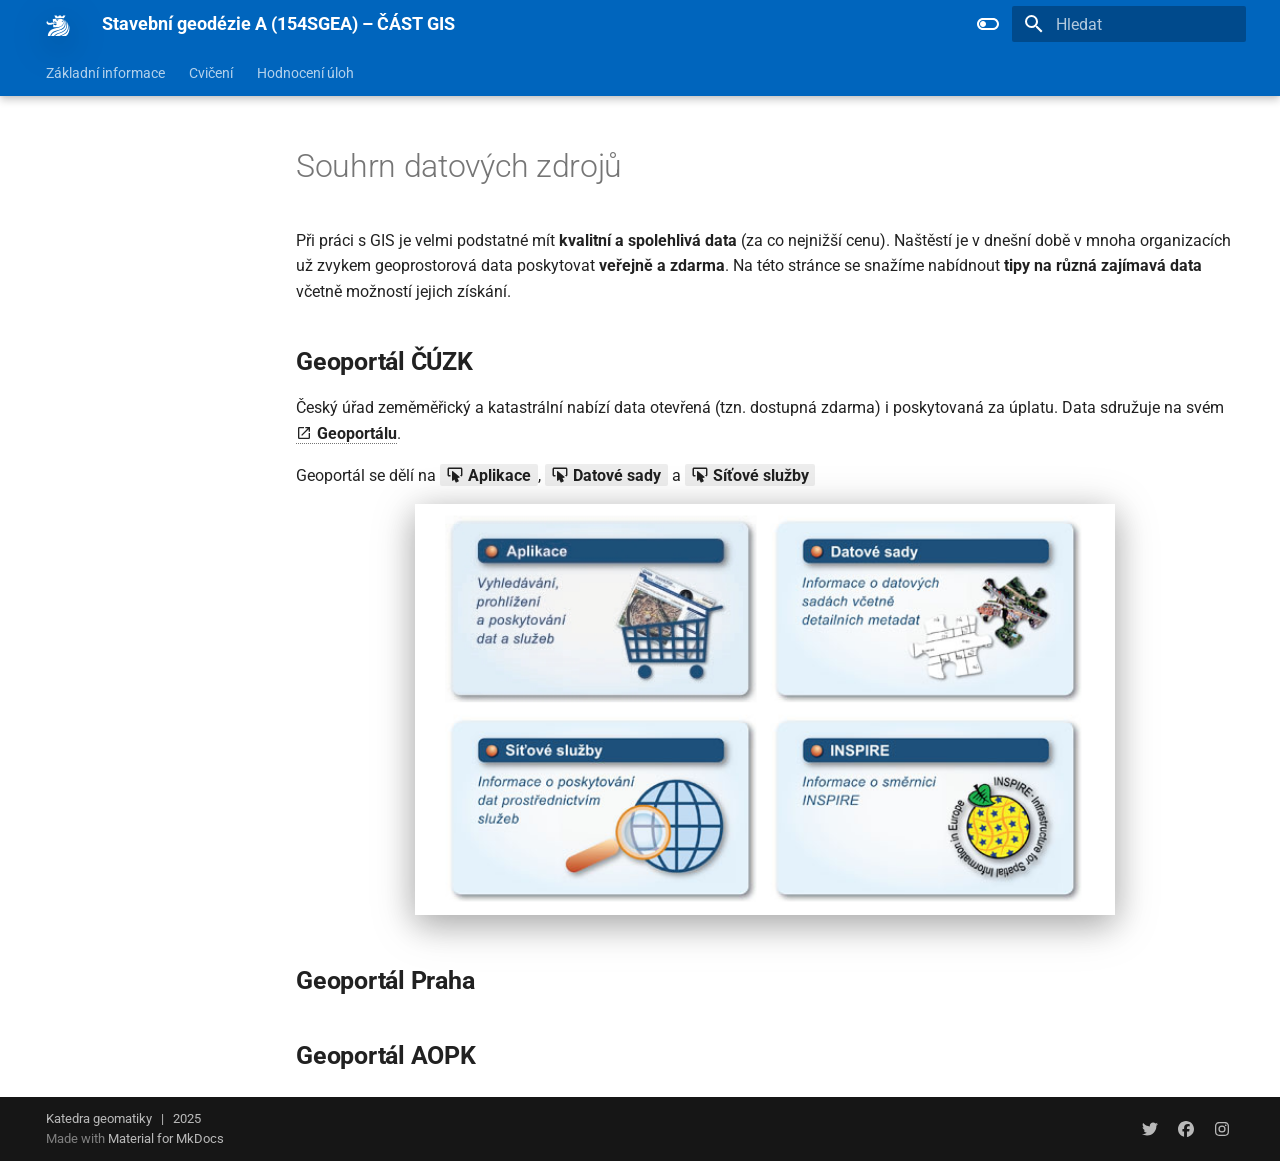
<file: data/index.html>
<!DOCTYPE html><html lang="cs" class="no-js"><head>
    
      <meta charset="utf-8">
      <meta name="viewport" content="width=device-width,initial-scale=1">
      
      
      
      
      
      
        
      
      
      <link rel="icon" href="../assets/favicon.png">
      <meta name="generator" content="mkdocs-1.6.1, mkdocs-material-9.7.7">
    
    
      
        <title>Souhrn datových zdrojů - Stavební geodézie A (154SGEA) – ČÁST GIS</title>
      
    
    
      <link rel="stylesheet" href="../assets/stylesheets/main.ec1eaa64.min.css">
      
        
        <link rel="stylesheet" href="../assets/stylesheets/palette.ab4e12ef.min.css">
      
      

  
  
  
  
  <style>:root{--md-annotation-icon:url('data:image/svg+xml;charset=utf-8,%3Csvg%20xmlns%3D%22http%3A//www.w3.org/2000/svg%22%20viewBox%3D%220%200%2024%2024%22%3E%3Cpath%20d%3D%22M17%2013h-4v4h-2v-4H7v-2h4V7h2v4h4m-5-9A10%2010%200%200%200%202%2012a10%2010%200%200%200%2010%2010%2010%2010%200%200%200%2010-10A10%2010%200%200%200%2012%202%22/%3E%3C/svg%3E');}</style>


    
    
      
    
    
      
        
        
        <link rel="preconnect" href="https://fonts.gstatic.com" crossorigin>
        <link rel="stylesheet" href="https://fonts.googleapis.com/css?family=Roboto:300,300i,400,400i,700,700i%7CRoboto+Mono:400,400i,700,700i&amp;display=fallback">
        <style>:root{--md-text-font:"Roboto";--md-code-font:"Roboto Mono"}</style>
      
    
    
      <link rel="stylesheet" href="../stylesheets/extra.css">
    
    <script>__md_scope=new URL("..",location),__md_hash=e=>[...e].reduce(((e,_)=>(e<<5)-e+_.charCodeAt(0)),0),__md_get=(e,_=localStorage,t=__md_scope)=>JSON.parse(_.getItem(t.pathname+"."+e)),__md_set=(e,_,t=localStorage,a=__md_scope)=>{try{t.setItem(a.pathname+"."+e,JSON.stringify(_))}catch(e){}}</script>
    
      

    
    
  <link href="../assets/stylesheets/glightbox.min.css" rel="stylesheet"><script src="../assets/javascripts/glightbox.min.js"></script><style id="glightbox-style">
            html.glightbox-open { overflow: initial; height: 100%; }
            .gslide-title { margin-top: 0px; user-select: text; }
            .gslide-desc { color: #666; user-select: text; }
            .gslide-image img { background: white; }
            .gscrollbar-fixer { padding-right: 15px; }
            .gdesc-inner { font-size: 0.75rem; }
            body[data-md-color-scheme="slate"] .gdesc-inner { background: var(--md-default-bg-color); }
            body[data-md-color-scheme="slate"] .gslide-title { color: var(--md-default-fg-color); }
            body[data-md-color-scheme="slate"] .gslide-desc { color: var(--md-default-fg-color); }
        </style></head>
  
  
    
    
      
    
    
    
    
    <body dir="ltr" data-md-color-scheme="default" data-md-color-primary="custom" data-md-color-accent="custom">
  
    
    <input class="md-toggle" data-md-toggle="drawer" type="checkbox" id="__drawer" autocomplete="off">
    <input class="md-toggle" data-md-toggle="search" type="checkbox" id="__search" autocomplete="off">
    <label class="md-overlay" for="__drawer"></label>
    <div data-md-component="skip">
      
        
        <a href="#souhrn-datovych-zdroju" class="md-skip">
          Přeskočit obsah
        </a>
      
    </div>
    <div data-md-component="announce">
      
    </div>
    
    
      

  

<header class="md-header md-header--shadow md-header--lifted" data-md-component="header">
  <nav class="md-header__inner md-grid" aria-label="Záhlaví">
    <a href=".." title="Stavební geodézie A (154SGEA) – ČÁST GIS" class="md-header__button md-logo" aria-label="Stavební geodézie A (154SGEA) – ČÁST GIS" data-md-component="logo">
      
  <img src="../assets/favicon.svg" alt="logo">

    </a>
    <label class="md-header__button md-icon" for="__drawer">
      
      <svg xmlns="http://www.w3.org/2000/svg" viewBox="0 0 24 24"><path d="M3 6h18v2H3zm0 5h18v2H3zm0 5h18v2H3z"></path></svg>
    </label>
    <div class="md-header__title" data-md-component="header-title">
      <div class="md-header__ellipsis">
        <div class="md-header__topic">
          <span class="md-ellipsis">
            Stavební geodézie A (154SGEA) – ČÁST GIS
          </span>
        </div>
        <div class="md-header__topic" data-md-component="header-topic">
          <span class="md-ellipsis">
            
              Souhrn datových zdrojů
            
          </span>
        </div>
      </div>
    </div>
    
      
        <form class="md-header__option" data-md-component="palette">
  
    
    
    
    <input class="md-option" data-md-color-media="" data-md-color-scheme="default" data-md-color-primary="custom" data-md-color-accent="custom" aria-label="Switch to dark mode" type="radio" name="__palette" id="__palette_0">
    
      <label class="md-header__button md-icon" title="Switch to dark mode" for="__palette_1" hidden>
        <svg xmlns="http://www.w3.org/2000/svg" viewBox="0 0 24 24"><path d="M17 6H7c-3.31 0-6 2.69-6 6s2.69 6 6 6h10c3.31 0 6-2.69 6-6s-2.69-6-6-6m0 10H7c-2.21 0-4-1.79-4-4s1.79-4 4-4h10c2.21 0 4 1.79 4 4s-1.79 4-4 4M7 9c-1.66 0-3 1.34-3 3s1.34 3 3 3 3-1.34 3-3-1.34-3-3-3"></path></svg>
      </label>
    
  
    
    
    
    <input class="md-option" data-md-color-media="" data-md-color-scheme="slate" data-md-color-primary="custom" data-md-color-accent="custom" aria-label="Switch to light mode" type="radio" name="__palette" id="__palette_1">
    
      <label class="md-header__button md-icon" title="Switch to light mode" for="__palette_0" hidden>
        <svg xmlns="http://www.w3.org/2000/svg" viewBox="0 0 24 24"><path d="M17 7H7a5 5 0 0 0-5 5 5 5 0 0 0 5 5h10a5 5 0 0 0 5-5 5 5 0 0 0-5-5m0 8a3 3 0 0 1-3-3 3 3 0 0 1 3-3 3 3 0 0 1 3 3 3 3 0 0 1-3 3"></path></svg>
      </label>
    
  
</form>
      
    
    
      <script>var palette=__md_get("__palette");if(palette&&palette.color){if("(prefers-color-scheme)"===palette.color.media){var media=matchMedia("(prefers-color-scheme: light)"),input=document.querySelector(media.matches?"[data-md-color-media='(prefers-color-scheme: light)']":"[data-md-color-media='(prefers-color-scheme: dark)']");palette.color.media=input.getAttribute("data-md-color-media"),palette.color.scheme=input.getAttribute("data-md-color-scheme"),palette.color.primary=input.getAttribute("data-md-color-primary"),palette.color.accent=input.getAttribute("data-md-color-accent")}for(var[key,value]of Object.entries(palette.color))document.body.setAttribute("data-md-color-"+key,value)}</script>
    
    
    
      
      
        <label class="md-header__button md-icon" for="__search">
          
          <svg xmlns="http://www.w3.org/2000/svg" viewBox="0 0 24 24"><path d="M9.5 3A6.5 6.5 0 0 1 16 9.5c0 1.61-.59 3.09-1.56 4.23l.27.27h.79l5 5-1.5 1.5-5-5v-.79l-.27-.27A6.52 6.52 0 0 1 9.5 16 6.5 6.5 0 0 1 3 9.5 6.5 6.5 0 0 1 9.5 3m0 2C7 5 5 7 5 9.5S7 14 9.5 14 14 12 14 9.5 12 5 9.5 5"></path></svg>
        </label>
        <div class="md-search" data-md-component="search" role="dialog">
  <label class="md-search__overlay" for="__search"></label>
  <div class="md-search__inner" role="search">
    <form class="md-search__form" name="search">
      <input type="text" class="md-search__input" name="query" aria-label="Hledat" placeholder="Hledat" autocapitalize="off" autocorrect="off" autocomplete="off" spellcheck="false" data-md-component="search-query" required>
      <label class="md-search__icon md-icon" for="__search">
        
        <svg xmlns="http://www.w3.org/2000/svg" viewBox="0 0 24 24"><path d="M9.5 3A6.5 6.5 0 0 1 16 9.5c0 1.61-.59 3.09-1.56 4.23l.27.27h.79l5 5-1.5 1.5-5-5v-.79l-.27-.27A6.52 6.52 0 0 1 9.5 16 6.5 6.5 0 0 1 3 9.5 6.5 6.5 0 0 1 9.5 3m0 2C7 5 5 7 5 9.5S7 14 9.5 14 14 12 14 9.5 12 5 9.5 5"></path></svg>
        
        <svg xmlns="http://www.w3.org/2000/svg" viewBox="0 0 24 24"><path d="M20 11v2H8l5.5 5.5-1.42 1.42L4.16 12l7.92-7.92L13.5 5.5 8 11z"></path></svg>
      </label>
      <nav class="md-search__options" aria-label="Vyhledávání">
        
        <button type="reset" class="md-search__icon md-icon" title="Vyčistit" aria-label="Vyčistit" tabindex="-1">
          
          <svg xmlns="http://www.w3.org/2000/svg" viewBox="0 0 24 24"><path d="M19 6.41 17.59 5 12 10.59 6.41 5 5 6.41 10.59 12 5 17.59 6.41 19 12 13.41 17.59 19 19 17.59 13.41 12z"></path></svg>
        </button>
      </nav>
      
        <div class="md-search__suggest" data-md-component="search-suggest"></div>
      
    </form>
    <div class="md-search__output">
      <div class="md-search__scrollwrap" tabindex="0" data-md-scrollfix>
        <div class="md-search-result" data-md-component="search-result">
          <div class="md-search-result__meta">
            Inicializace vyhledávání
          </div>
          <ol class="md-search-result__list" role="presentation"></ol>
        </div>
      </div>
    </div>
  </div>
</div>
      
    
    
  </nav>
  
    
      
<nav class="md-tabs" aria-label="Karty" data-md-component="tabs">
  <div class="md-grid">
    <ul class="md-tabs__list">
      
        
  
  
  
  
    <li class="md-tabs__item">
      <a href=".." class="md-tabs__link">
        
  
  
    
  
  Základní informace

      </a>
    </li>
  

      
        
  
  
  
  
    
    
      <li class="md-tabs__item">
        <a href="../cviceni/cviceni04/" class="md-tabs__link">
          
  
  
  Cvičení

        </a>
      </li>
    
  

      
        
  
  
  
  
    <li class="md-tabs__item">
      <a href="../hodnoceni/" class="md-tabs__link">
        
  
  
    
  
  Hodnocení úloh

      </a>
    </li>
  

      
    </ul>
  </div>
</nav>
    
  
</header>
    
    <div class="md-container" data-md-component="container">
      
      
        
      
      <main class="md-main" data-md-component="main">
        <div class="md-main__inner md-grid">
          
            
              
              <div class="md-sidebar md-sidebar--primary" data-md-component="sidebar" data-md-type="navigation">
                <div class="md-sidebar__scrollwrap">
                  <div class="md-sidebar__inner">
                    


  


  

<nav class="md-nav md-nav--primary md-nav--lifted md-nav--integrated" aria-label="Navigace" data-md-level="0">
  <label class="md-nav__title" for="__drawer">
    <a href=".." title="Stavební geodézie A (154SGEA) – ČÁST GIS" class="md-nav__button md-logo" aria-label="Stavební geodézie A (154SGEA) – ČÁST GIS" data-md-component="logo">
      
  <img src="../assets/favicon.svg" alt="logo">

    </a>
    Stavební geodézie A (154SGEA) – ČÁST GIS
  </label>
  
  <ul class="md-nav__list" data-md-scrollfix>
    
      
      
  
  
  
  
    <li class="md-nav__item">
      <a href=".." class="md-nav__link">
        
  
  
  <span class="md-ellipsis">
    
  
    Základní informace
  

    
  </span>
  
  

      </a>
    </li>
  

    
      
      
  
  
  
  
    
    
    
    
      
      
        
      
    
    
    <li class="md-nav__item md-nav__item--nested">
      
        
        
        <input class="md-nav__toggle md-toggle " type="checkbox" id="__nav_2">
        
          
          <label class="md-nav__link" for="__nav_2" id="__nav_2_label" tabindex="0">
            
  
  
  <span class="md-ellipsis">
    
  
    Cvičení
  

    
  </span>
  
  

            <span class="md-nav__icon md-icon"></span>
          </label>
        
        <nav class="md-nav" data-md-level="1" aria-labelledby="__nav_2_label" aria-expanded="false">
          <label class="md-nav__title" for="__nav_2">
            <span class="md-nav__icon md-icon"></span>
            
  
    Cvičení
  

          </label>
          <ul class="md-nav__list" data-md-scrollfix>
            
              
                
  
  
  
  
    <li class="md-nav__item">
      <a href="../cviceni/cviceni04/" class="md-nav__link">
        
  
  
    <svg xmlns="http://www.w3.org/2000/svg" viewBox="0 0 24 24"><path d="M15 10.5a1.5 1.5 0 0 1-1.5 1.5c.84 0 1.5.67 1.5 1.5V15c0 1.11-.89 2-2 2H9v-2h4v-2h-2v-2h2V9H9V7h4c1.11 0 2 .89 2 2m4-6H5c-1.09 0-2 .9-2 2v14a2 2 0 0 0 2 2h14a2 2 0 0 0 2-2V5a2 2 0 0 0-2-2"></path></svg>
  
  <span class="md-ellipsis">
    
  
    Práce s webovými mapovými službami
  

    
  </span>
  
  

      </a>
    </li>
  

              
            
              
                
  
  
  
  
    <li class="md-nav__item">
      <a href="../cviceni/cviceni05/" class="md-nav__link">
        
  
  
    <svg xmlns="http://www.w3.org/2000/svg" viewBox="0 0 24 24"><path d="M15 17h-2v-4H9V7h2v4h2V7h2m4-4H5a2 2 0 0 0-2 2v14a2 2 0 0 0 2 2h14a2 2 0 0 0 2-2V5a2 2 0 0 0-2-2"></path></svg>
  
  <span class="md-ellipsis">
    
  
    Tvorba webové mapy
  

    
  </span>
  
  

      </a>
    </li>
  

              
            
          </ul>
        </nav>
      
    </li>
  

    
      
      
  
  
  
  
    <li class="md-nav__item">
      <a href="../hodnoceni/" class="md-nav__link">
        
  
  
  <span class="md-ellipsis">
    
  
    Hodnocení úloh
  

    
  </span>
  
  

      </a>
    </li>
  

    
  </ul>
</nav>
                  </div>
                </div>
              </div>
            
            
          
          
            <div class="md-content" data-md-component="content">
              
              <article class="md-content__inner md-typeset">
                
                  



<h1 id="souhrn-datovych-zdroju">Souhrn datových zdrojů</h1>
<p>Při práci s GIS je velmi podstatné mít <strong>kvalitní a spolehlivá data</strong> (za co nejnižší cenu). Naštěstí je v dnešní době v mnoha organizacích už zvykem geoprostorová data poskytovat <strong>veřejně a zdarma</strong>. Na této stránce se snažíme nabídnout <strong>tipy na různá zajímavá data</strong> včetně možností jejich získání.</p>
<h2 id="geoportal-cuzk">Geoportál ČÚZK</h2>
<p>Český úřad zeměměřický a katastrální nabízí data otevřená (tzn. dostupná zdarma) i poskytovaná za úplatu. Data sdružuje na svém <strong class="color_def underlined_dotted external_link_icon" target="_blank">Geoportálu</strong>.</p>
<p>Geoportál se dělí na <strong class="bg"><span class="twemoji"><svg xmlns="http://www.w3.org/2000/svg" viewBox="0 0 24 24"><path d="M18.1 15.3c-.1.1-.3.2-.4.3l-2.4.4 1.7 3.6c.2.4 0 .8-.4 1l-2.8 1.3c-.1.1-.2.1-.3.1-.3 0-.6-.2-.7-.4L11.2 18l-1.9 1.5c-.1.1-.3.2-.5.2-.4 0-.8-.3-.8-.8V7.5c0-.5.3-.8.8-.8.2 0 .4.1.5.2l8.7 7.4c.3.2.4.7.1 1M6 12H4V4h16v8h-1.6l2.2 1.9c.8-.3 1.3-1 1.3-1.9V4c0-1.1-.9-2-2-2H4c-1.1 0-2 .9-2 2v8c0 1.1.9 2 2 2h2z"></path></svg></span> Aplikace</strong>, <strong class="bg"><span class="twemoji"><svg xmlns="http://www.w3.org/2000/svg" viewBox="0 0 24 24"><path d="M18.1 15.3c-.1.1-.3.2-.4.3l-2.4.4 1.7 3.6c.2.4 0 .8-.4 1l-2.8 1.3c-.1.1-.2.1-.3.1-.3 0-.6-.2-.7-.4L11.2 18l-1.9 1.5c-.1.1-.3.2-.5.2-.4 0-.8-.3-.8-.8V7.5c0-.5.3-.8.8-.8.2 0 .4.1.5.2l8.7 7.4c.3.2.4.7.1 1M6 12H4V4h16v8h-1.6l2.2 1.9c.8-.3 1.3-1 1.3-1.9V4c0-1.1-.9-2-2-2H4c-1.1 0-2 .9-2 2v8c0 1.1.9 2 2 2h2z"></path></svg></span> Datové sady</strong> a <strong class="bg"><span class="twemoji"><svg xmlns="http://www.w3.org/2000/svg" viewBox="0 0 24 24"><path d="M18.1 15.3c-.1.1-.3.2-.4.3l-2.4.4 1.7 3.6c.2.4 0 .8-.4 1l-2.8 1.3c-.1.1-.2.1-.3.1-.3 0-.6-.2-.7-.4L11.2 18l-1.9 1.5c-.1.1-.3.2-.5.2-.4 0-.8-.3-.8-.8V7.5c0-.5.3-.8.8-.8.2 0 .4.1.5.2l8.7 7.4c.3.2.4.7.1 1M6 12H4V4h16v8h-1.6l2.2 1.9c.8-.3 1.3-1 1.3-1.9V4c0-1.1-.9-2-2-2H4c-1.1 0-2 .9-2 2v8c0 1.1.9 2 2 2h2z"></path></svg></span> Síťové služby</strong></p>
<p align="center"><a class="glightbox" data-type="image" data-width="100%" data-height="auto" href="../assets/data/img01.png" data-desc-position="bottom"><img alt="" src="../assets/data/img01.png" width="700px"></a></p>
<h2 id="geoportal-praha">Geoportál Praha</h2>
<h2 id="geoportal-aopk">Geoportál AOPK</h2>












                
              </article>
            </div>
          
          
  <script>var tabs=__md_get("__tabs");if(Array.isArray(tabs))e:for(var set of document.querySelectorAll(".tabbed-set")){var labels=set.querySelector(".tabbed-labels");for(var tab of tabs)for(var label of labels.getElementsByTagName("label"))if(label.innerText.trim()===tab){var input=document.getElementById(label.htmlFor);input.checked=!0;continue e}}</script>

<script>var target=document.getElementById(location.hash.slice(1));target&&target.name&&(target.checked=target.name.startsWith("__tabbed_"))</script>
        </div>
        
          <button type="button" class="md-top md-icon" data-md-component="top" hidden>
  
  <svg xmlns="http://www.w3.org/2000/svg" viewBox="0 0 24 24"><path d="M13 20h-2V8l-5.5 5.5-1.42-1.42L12 4.16l7.92 7.92-1.42 1.42L13 8z"></path></svg>
  Zpět na začátek
</button>
        
      </main>
      
        <footer class="md-footer">
  
  <div class="md-footer-meta md-typeset">
    <div class="md-footer-meta__inner md-grid">
      <div class="md-copyright">
  
    <div class="md-copyright__highlight">
      <a href="https://geomatics.fsv.cvut.cz" target="_blank">Katedra geomatiky</a>&nbsp;&nbsp;&nbsp;|&nbsp;&nbsp;&nbsp;2025
    </div>
  
  
    Made with
    <a href="https://squidfunk.github.io/mkdocs-material/" target="_blank" rel="noopener">
      Material for MkDocs
    </a>
  
</div>
      
        
<div class="md-social">
  
    
    
    
    
      
      
    
    <a href="https://twitter.com/CTUGeomatics" target="_blank" rel="noopener" title="twitter.com" class="md-social__link">
      <svg xmlns="http://www.w3.org/2000/svg" viewBox="0 0 512 512"><!--! Font Awesome Free 7.1.0 by @fontawesome - https://fontawesome.com License - https://fontawesome.com/license/free (Icons: CC BY 4.0, Fonts: SIL OFL 1.1, Code: MIT License) Copyright 2025 Fonticons, Inc.--><path d="M459.4 151.7c.3 4.5.3 9.1.3 13.6 0 138.7-105.6 298.6-298.6 298.6-59.5 0-114.7-17.2-161.1-47.1 8.4 1 16.6 1.3 25.3 1.3 49.1 0 94.2-16.6 130.3-44.8-46.1-1-84.8-31.2-98.1-72.8 6.5 1 13 1.6 19.8 1.6 9.4 0 18.8-1.3 27.6-3.6-48.1-9.7-84.1-52-84.1-103v-1.3c14 7.8 30.2 12.7 47.4 13.3-28.3-18.8-46.8-51-46.8-87.4 0-19.5 5.2-37.4 14.3-53C87.4 130.8 165 172.4 252.1 176.9c-1.6-7.8-2.6-15.9-2.6-24C249.5 95.1 296.3 48 354.4 48c30.2 0 57.5 12.7 76.7 33.1 23.7-4.5 46.5-13.3 66.6-25.3-7.8 24.4-24.4 44.8-46.1 57.8 21.1-2.3 41.6-8.1 60.4-16.2-14.3 20.8-32.2 39.3-52.6 54.3"></path></svg>
    </a>
  
    
    
    
    
      
      
    
    <a href="https://www.facebook.com/geomatics.ctu" target="_blank" rel="noopener" title="www.facebook.com" class="md-social__link">
      <svg xmlns="http://www.w3.org/2000/svg" viewBox="0 0 512 512"><!--! Font Awesome Free 7.1.0 by @fontawesome - https://fontawesome.com License - https://fontawesome.com/license/free (Icons: CC BY 4.0, Fonts: SIL OFL 1.1, Code: MIT License) Copyright 2025 Fonticons, Inc.--><path d="M512 256C512 114.6 397.4 0 256 0S0 114.6 0 256c0 120 82.7 220.8 194.2 248.5V334.2h-52.8V256h52.8v-33.7c0-87.1 39.4-127.5 125-127.5 16.2 0 44.2 3.2 55.7 6.4V172c-6-.6-16.5-1-29.6-1-42 0-58.2 15.9-58.2 57.2V256h83.6l-14.4 78.2H287v175.9C413.8 494.8 512 386.9 512 256"></path></svg>
    </a>
  
    
    
    
    
      
      
    
    <a href="https://www.instagram.com/geomatics.ctu" target="_blank" rel="noopener" title="www.instagram.com" class="md-social__link">
      <svg xmlns="http://www.w3.org/2000/svg" viewBox="0 0 448 512"><!--! Font Awesome Free 7.1.0 by @fontawesome - https://fontawesome.com License - https://fontawesome.com/license/free (Icons: CC BY 4.0, Fonts: SIL OFL 1.1, Code: MIT License) Copyright 2025 Fonticons, Inc.--><path d="M224.3 141a115 115 0 1 0-.6 230 115 115 0 1 0 .6-230m-.6 40.4a74.6 74.6 0 1 1 .6 149.2 74.6 74.6 0 1 1-.6-149.2m93.4-45.1a26.8 26.8 0 1 1 53.6 0 26.8 26.8 0 1 1-53.6 0m129.7 27.2c-1.7-35.9-9.9-67.7-36.2-93.9-26.2-26.2-58-34.4-93.9-36.2-37-2.1-147.9-2.1-184.9 0-35.8 1.7-67.6 9.9-93.9 36.1s-34.4 58-36.2 93.9c-2.1 37-2.1 147.9 0 184.9 1.7 35.9 9.9 67.7 36.2 93.9s58 34.4 93.9 36.2c37 2.1 147.9 2.1 184.9 0 35.9-1.7 67.7-9.9 93.9-36.2 26.2-26.2 34.4-58 36.2-93.9 2.1-37 2.1-147.8 0-184.8M399 388c-7.8 19.6-22.9 34.7-42.6 42.6-29.5 11.7-99.5 9-132.1 9s-102.7 2.6-132.1-9c-19.6-7.8-34.7-22.9-42.6-42.6-11.7-29.5-9-99.5-9-132.1s-2.6-102.7 9-132.1c7.8-19.6 22.9-34.7 42.6-42.6 29.5-11.7 99.5-9 132.1-9s102.7-2.6 132.1 9c19.6 7.8 34.7 22.9 42.6 42.6 11.7 29.5 9 99.5 9 132.1s2.7 102.7-9 132.1"></path></svg>
    </a>
  
</div>
      
    </div>
  </div>
</footer>
      
    </div>
    <div class="md-dialog" data-md-component="dialog">
      <div class="md-dialog__inner md-typeset"></div>
    </div>
    
    
    
      
      
      <script id="__config" type="application/json">{"annotate": null, "base": "..", "features": ["navigation.tabs", "navigation.tabs.sticky", "navigation.sections", "toc.integrate", "navigation.top", "search.suggest", "search.highlight", "content.tabs.link", "content.code.annotation", "content.code.copy", "content.tooltips"], "search": "../assets/javascripts/workers/search.2c215733.min.js", "tags": null, "translations": {"clipboard.copied": "Zkop\u00edrov\u00e1no do schr\u00e1nky", "clipboard.copy": "Kop\u00edrovat do schr\u00e1nky", "search.result.more.one": "1 dal\u0161\u00ed na t\u00e9to str\u00e1nce", "search.result.more.other": "# v\u00edce na t\u00e9to str\u00e1nce", "search.result.none": "Nenalezeny \u017e\u00e1dn\u00e9 dokumenty", "search.result.one": "Nalezen\u00fd dokument: 1", "search.result.other": "Nalezen\u00e9 dokumenty: #", "search.result.placeholder": "Pi\u0161te co se m\u00e1 vyhledat", "search.result.term.missing": "Chyb\u011bj\u00edc\u00ed", "select.version": "Vyberte verzi"}, "version": null}</script>
    
    
      <script src="../assets/javascripts/bundle.d7400e89.min.js"></script>
      
    
  
<script id="init-glightbox">const lightbox = GLightbox({"touchNavigation": true, "loop": false, "zoomable": true, "draggable": true, "openEffect": "zoom", "closeEffect": "zoom", "slideEffect": "slide"});
document$.subscribe(()=>{ lightbox.reload(); });
</script></body></html>
</file>
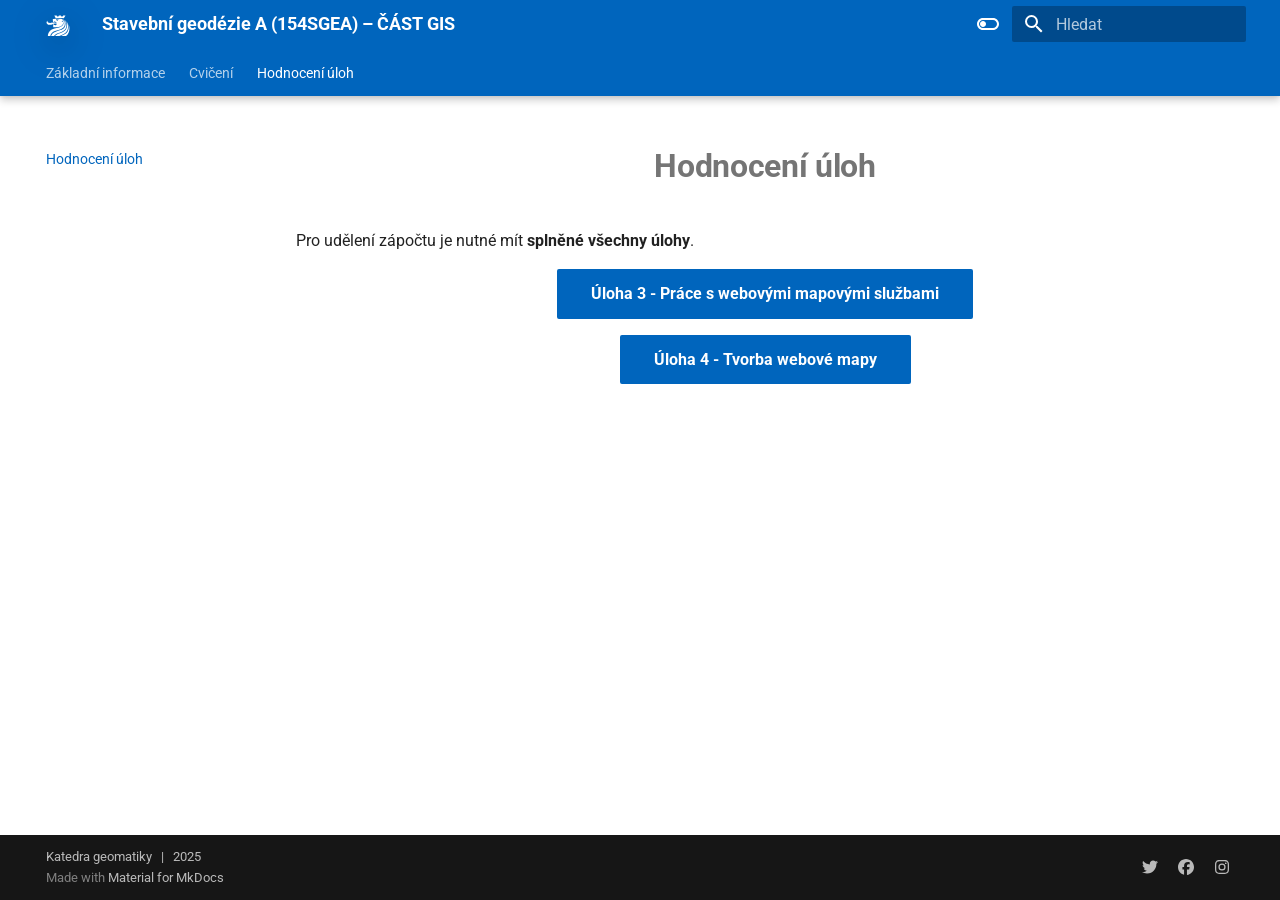
<file: hodnoceni/index.html>
<!DOCTYPE html><html lang="cs" class="no-js"><head>
    
      <meta charset="utf-8">
      <meta name="viewport" content="width=device-width,initial-scale=1">
      
      
      
      
        <link rel="prev" href="../cviceni/cviceni05/">
      
      
      
        
      
      
      <link rel="icon" href="../assets/favicon.png">
      <meta name="generator" content="mkdocs-1.6.1, mkdocs-material-9.7.7">
    
    
      
        <title>Hodnocení úloh - Stavební geodézie A (154SGEA) – ČÁST GIS</title>
      
    
    
      <link rel="stylesheet" href="../assets/stylesheets/main.ec1eaa64.min.css">
      
        
        <link rel="stylesheet" href="../assets/stylesheets/palette.ab4e12ef.min.css">
      
      

  
  
  
  
  <style>:root{--md-annotation-icon:url('data:image/svg+xml;charset=utf-8,%3Csvg%20xmlns%3D%22http%3A//www.w3.org/2000/svg%22%20viewBox%3D%220%200%2024%2024%22%3E%3Cpath%20d%3D%22M17%2013h-4v4h-2v-4H7v-2h4V7h2v4h4m-5-9A10%2010%200%200%200%202%2012a10%2010%200%200%200%2010%2010%2010%2010%200%200%200%2010-10A10%2010%200%200%200%2012%202%22/%3E%3C/svg%3E');}</style>


    
    
      
    
    
      
        
        
        <link rel="preconnect" href="https://fonts.gstatic.com" crossorigin>
        <link rel="stylesheet" href="https://fonts.googleapis.com/css?family=Roboto:300,300i,400,400i,700,700i%7CRoboto+Mono:400,400i,700,700i&amp;display=fallback">
        <style>:root{--md-text-font:"Roboto";--md-code-font:"Roboto Mono"}</style>
      
    
    
      <link rel="stylesheet" href="../stylesheets/extra.css">
    
    <script>__md_scope=new URL("..",location),__md_hash=e=>[...e].reduce(((e,_)=>(e<<5)-e+_.charCodeAt(0)),0),__md_get=(e,_=localStorage,t=__md_scope)=>JSON.parse(_.getItem(t.pathname+"."+e)),__md_set=(e,_,t=localStorage,a=__md_scope)=>{try{t.setItem(a.pathname+"."+e,JSON.stringify(_))}catch(e){}}</script>
    
      

    
    
  <link href="../assets/stylesheets/glightbox.min.css" rel="stylesheet"><script src="../assets/javascripts/glightbox.min.js"></script><style id="glightbox-style">
            html.glightbox-open { overflow: initial; height: 100%; }
            .gslide-title { margin-top: 0px; user-select: text; }
            .gslide-desc { color: #666; user-select: text; }
            .gslide-image img { background: white; }
            .gscrollbar-fixer { padding-right: 15px; }
            .gdesc-inner { font-size: 0.75rem; }
            body[data-md-color-scheme="slate"] .gdesc-inner { background: var(--md-default-bg-color); }
            body[data-md-color-scheme="slate"] .gslide-title { color: var(--md-default-fg-color); }
            body[data-md-color-scheme="slate"] .gslide-desc { color: var(--md-default-fg-color); }
        </style></head>
  
  
    
    
      
    
    
    
    
    <body dir="ltr" data-md-color-scheme="default" data-md-color-primary="custom" data-md-color-accent="custom">
  
    
    <input class="md-toggle" data-md-toggle="drawer" type="checkbox" id="__drawer" autocomplete="off">
    <input class="md-toggle" data-md-toggle="search" type="checkbox" id="__search" autocomplete="off">
    <label class="md-overlay" for="__drawer"></label>
    <div data-md-component="skip">
      
        
        <a href="#hodnoceni-uloh" class="md-skip">
          Přeskočit obsah
        </a>
      
    </div>
    <div data-md-component="announce">
      
    </div>
    
    
      

  

<header class="md-header md-header--shadow md-header--lifted" data-md-component="header">
  <nav class="md-header__inner md-grid" aria-label="Záhlaví">
    <a href=".." title="Stavební geodézie A (154SGEA) – ČÁST GIS" class="md-header__button md-logo" aria-label="Stavební geodézie A (154SGEA) – ČÁST GIS" data-md-component="logo">
      
  <img src="../assets/favicon.svg" alt="logo">

    </a>
    <label class="md-header__button md-icon" for="__drawer">
      
      <svg xmlns="http://www.w3.org/2000/svg" viewBox="0 0 24 24"><path d="M3 6h18v2H3zm0 5h18v2H3zm0 5h18v2H3z"></path></svg>
    </label>
    <div class="md-header__title" data-md-component="header-title">
      <div class="md-header__ellipsis">
        <div class="md-header__topic">
          <span class="md-ellipsis">
            Stavební geodézie A (154SGEA) – ČÁST GIS
          </span>
        </div>
        <div class="md-header__topic" data-md-component="header-topic">
          <span class="md-ellipsis">
            
              Hodnocení úloh
            
          </span>
        </div>
      </div>
    </div>
    
      
        <form class="md-header__option" data-md-component="palette">
  
    
    
    
    <input class="md-option" data-md-color-media="" data-md-color-scheme="default" data-md-color-primary="custom" data-md-color-accent="custom" aria-label="Switch to dark mode" type="radio" name="__palette" id="__palette_0">
    
      <label class="md-header__button md-icon" title="Switch to dark mode" for="__palette_1" hidden>
        <svg xmlns="http://www.w3.org/2000/svg" viewBox="0 0 24 24"><path d="M17 6H7c-3.31 0-6 2.69-6 6s2.69 6 6 6h10c3.31 0 6-2.69 6-6s-2.69-6-6-6m0 10H7c-2.21 0-4-1.79-4-4s1.79-4 4-4h10c2.21 0 4 1.79 4 4s-1.79 4-4 4M7 9c-1.66 0-3 1.34-3 3s1.34 3 3 3 3-1.34 3-3-1.34-3-3-3"></path></svg>
      </label>
    
  
    
    
    
    <input class="md-option" data-md-color-media="" data-md-color-scheme="slate" data-md-color-primary="custom" data-md-color-accent="custom" aria-label="Switch to light mode" type="radio" name="__palette" id="__palette_1">
    
      <label class="md-header__button md-icon" title="Switch to light mode" for="__palette_0" hidden>
        <svg xmlns="http://www.w3.org/2000/svg" viewBox="0 0 24 24"><path d="M17 7H7a5 5 0 0 0-5 5 5 5 0 0 0 5 5h10a5 5 0 0 0 5-5 5 5 0 0 0-5-5m0 8a3 3 0 0 1-3-3 3 3 0 0 1 3-3 3 3 0 0 1 3 3 3 3 0 0 1-3 3"></path></svg>
      </label>
    
  
</form>
      
    
    
      <script>var palette=__md_get("__palette");if(palette&&palette.color){if("(prefers-color-scheme)"===palette.color.media){var media=matchMedia("(prefers-color-scheme: light)"),input=document.querySelector(media.matches?"[data-md-color-media='(prefers-color-scheme: light)']":"[data-md-color-media='(prefers-color-scheme: dark)']");palette.color.media=input.getAttribute("data-md-color-media"),palette.color.scheme=input.getAttribute("data-md-color-scheme"),palette.color.primary=input.getAttribute("data-md-color-primary"),palette.color.accent=input.getAttribute("data-md-color-accent")}for(var[key,value]of Object.entries(palette.color))document.body.setAttribute("data-md-color-"+key,value)}</script>
    
    
    
      
      
        <label class="md-header__button md-icon" for="__search">
          
          <svg xmlns="http://www.w3.org/2000/svg" viewBox="0 0 24 24"><path d="M9.5 3A6.5 6.5 0 0 1 16 9.5c0 1.61-.59 3.09-1.56 4.23l.27.27h.79l5 5-1.5 1.5-5-5v-.79l-.27-.27A6.52 6.52 0 0 1 9.5 16 6.5 6.5 0 0 1 3 9.5 6.5 6.5 0 0 1 9.5 3m0 2C7 5 5 7 5 9.5S7 14 9.5 14 14 12 14 9.5 12 5 9.5 5"></path></svg>
        </label>
        <div class="md-search" data-md-component="search" role="dialog">
  <label class="md-search__overlay" for="__search"></label>
  <div class="md-search__inner" role="search">
    <form class="md-search__form" name="search">
      <input type="text" class="md-search__input" name="query" aria-label="Hledat" placeholder="Hledat" autocapitalize="off" autocorrect="off" autocomplete="off" spellcheck="false" data-md-component="search-query" required>
      <label class="md-search__icon md-icon" for="__search">
        
        <svg xmlns="http://www.w3.org/2000/svg" viewBox="0 0 24 24"><path d="M9.5 3A6.5 6.5 0 0 1 16 9.5c0 1.61-.59 3.09-1.56 4.23l.27.27h.79l5 5-1.5 1.5-5-5v-.79l-.27-.27A6.52 6.52 0 0 1 9.5 16 6.5 6.5 0 0 1 3 9.5 6.5 6.5 0 0 1 9.5 3m0 2C7 5 5 7 5 9.5S7 14 9.5 14 14 12 14 9.5 12 5 9.5 5"></path></svg>
        
        <svg xmlns="http://www.w3.org/2000/svg" viewBox="0 0 24 24"><path d="M20 11v2H8l5.5 5.5-1.42 1.42L4.16 12l7.92-7.92L13.5 5.5 8 11z"></path></svg>
      </label>
      <nav class="md-search__options" aria-label="Vyhledávání">
        
        <button type="reset" class="md-search__icon md-icon" title="Vyčistit" aria-label="Vyčistit" tabindex="-1">
          
          <svg xmlns="http://www.w3.org/2000/svg" viewBox="0 0 24 24"><path d="M19 6.41 17.59 5 12 10.59 6.41 5 5 6.41 10.59 12 5 17.59 6.41 19 12 13.41 17.59 19 19 17.59 13.41 12z"></path></svg>
        </button>
      </nav>
      
        <div class="md-search__suggest" data-md-component="search-suggest"></div>
      
    </form>
    <div class="md-search__output">
      <div class="md-search__scrollwrap" tabindex="0" data-md-scrollfix>
        <div class="md-search-result" data-md-component="search-result">
          <div class="md-search-result__meta">
            Inicializace vyhledávání
          </div>
          <ol class="md-search-result__list" role="presentation"></ol>
        </div>
      </div>
    </div>
  </div>
</div>
      
    
    
  </nav>
  
    
      
<nav class="md-tabs" aria-label="Karty" data-md-component="tabs">
  <div class="md-grid">
    <ul class="md-tabs__list">
      
        
  
  
  
  
    <li class="md-tabs__item">
      <a href=".." class="md-tabs__link">
        
  
  
    
  
  Základní informace

      </a>
    </li>
  

      
        
  
  
  
  
    
    
      <li class="md-tabs__item">
        <a href="../cviceni/cviceni04/" class="md-tabs__link">
          
  
  
  Cvičení

        </a>
      </li>
    
  

      
        
  
  
  
    
  
  
    <li class="md-tabs__item md-tabs__item--active">
      <a href="./" class="md-tabs__link">
        
  
  
    
  
  Hodnocení úloh

      </a>
    </li>
  

      
    </ul>
  </div>
</nav>
    
  
</header>
    
    <div class="md-container" data-md-component="container">
      
      
        
      
      <main class="md-main" data-md-component="main">
        <div class="md-main__inner md-grid">
          
            
              
              <div class="md-sidebar md-sidebar--primary" data-md-component="sidebar" data-md-type="navigation">
                <div class="md-sidebar__scrollwrap">
                  <div class="md-sidebar__inner">
                    


  


  

<nav class="md-nav md-nav--primary md-nav--lifted md-nav--integrated" aria-label="Navigace" data-md-level="0">
  <label class="md-nav__title" for="__drawer">
    <a href=".." title="Stavební geodézie A (154SGEA) – ČÁST GIS" class="md-nav__button md-logo" aria-label="Stavební geodézie A (154SGEA) – ČÁST GIS" data-md-component="logo">
      
  <img src="../assets/favicon.svg" alt="logo">

    </a>
    Stavební geodézie A (154SGEA) – ČÁST GIS
  </label>
  
  <ul class="md-nav__list" data-md-scrollfix>
    
      
      
  
  
  
  
    <li class="md-nav__item">
      <a href=".." class="md-nav__link">
        
  
  
  <span class="md-ellipsis">
    
  
    Základní informace
  

    
  </span>
  
  

      </a>
    </li>
  

    
      
      
  
  
  
  
    
    
    
    
      
      
        
      
    
    
    <li class="md-nav__item md-nav__item--nested">
      
        
        
        <input class="md-nav__toggle md-toggle " type="checkbox" id="__nav_2">
        
          
          <label class="md-nav__link" for="__nav_2" id="__nav_2_label" tabindex="0">
            
  
  
  <span class="md-ellipsis">
    
  
    Cvičení
  

    
  </span>
  
  

            <span class="md-nav__icon md-icon"></span>
          </label>
        
        <nav class="md-nav" data-md-level="1" aria-labelledby="__nav_2_label" aria-expanded="false">
          <label class="md-nav__title" for="__nav_2">
            <span class="md-nav__icon md-icon"></span>
            
  
    Cvičení
  

          </label>
          <ul class="md-nav__list" data-md-scrollfix>
            
              
                
  
  
  
  
    <li class="md-nav__item">
      <a href="../cviceni/cviceni04/" class="md-nav__link">
        
  
  
    <svg xmlns="http://www.w3.org/2000/svg" viewBox="0 0 24 24"><path d="M15 10.5a1.5 1.5 0 0 1-1.5 1.5c.84 0 1.5.67 1.5 1.5V15c0 1.11-.89 2-2 2H9v-2h4v-2h-2v-2h2V9H9V7h4c1.11 0 2 .89 2 2m4-6H5c-1.09 0-2 .9-2 2v14a2 2 0 0 0 2 2h14a2 2 0 0 0 2-2V5a2 2 0 0 0-2-2"></path></svg>
  
  <span class="md-ellipsis">
    
  
    Práce s webovými mapovými službami
  

    
  </span>
  
  

      </a>
    </li>
  

              
            
              
                
  
  
  
  
    <li class="md-nav__item">
      <a href="../cviceni/cviceni05/" class="md-nav__link">
        
  
  
    <svg xmlns="http://www.w3.org/2000/svg" viewBox="0 0 24 24"><path d="M15 17h-2v-4H9V7h2v4h2V7h2m4-4H5a2 2 0 0 0-2 2v14a2 2 0 0 0 2 2h14a2 2 0 0 0 2-2V5a2 2 0 0 0-2-2"></path></svg>
  
  <span class="md-ellipsis">
    
  
    Tvorba webové mapy
  

    
  </span>
  
  

      </a>
    </li>
  

              
            
          </ul>
        </nav>
      
    </li>
  

    
      
      
  
  
    
  
  
  
    <li class="md-nav__item md-nav__item--active">
      
      <input class="md-nav__toggle md-toggle" type="checkbox" id="__toc">
      
      
        
      
      
      <a href="./" class="md-nav__link md-nav__link--active">
        
  
  
  <span class="md-ellipsis">
    
  
    Hodnocení úloh
  

    
  </span>
  
  

      </a>
      
    </li>
  

    
  </ul>
</nav>
                  </div>
                </div>
              </div>
            
            
          
          
            <div class="md-content" data-md-component="content">
              
              <article class="md-content__inner md-typeset">
                
                  



<h1 class="page_title" id="hodnoceni-uloh">Hodnocení úloh</h1>
<p>Pro udělení zápočtu je nutné mít <strong>splněné všechny úlohy</strong>. </p>
<p align="center"><a class="md-button md-button--primary" href="https://docs.google.com/spreadsheets/d/1oa_5s2p5B-eIXSad0H14NJTzTYX3YhDc9FUlwDHvrrc/edit?gid=1960098563#gid=1960098563" target="_blank">Úloha 3 - Práce s webovými mapovými službami</a></p>
<p align="center"><a class="md-button md-button--primary" href="https://docs.google.com/spreadsheets/d/1oa_5s2p5B-eIXSad0H14NJTzTYX3YhDc9FUlwDHvrrc/edit?gid=508940748#gid=508940748" target="_blank">Úloha 4 - Tvorba webové mapy</a></p>
<!--
<iframe src="https://docs.google.com/spreadsheets/d/1RBCJ99r4Xq0sgOieYuvZmkfEJvFj48Goe-jzcNbt9sA?rm=minimal" width="100%" height="2350" frameBorder="0"></iframe>
-->
<!-- TABULKA BEZ INTERAKCE -->
<!--    <iframe src="https://docs.google.com/spreadsheets/d/1RBCJ99r4Xq0sgOieYuvZmkfEJvFj48Goe-jzcNbt9sA/htmlview" width="100%" height="1000"></iframe>    -->












                
              </article>
            </div>
          
          
  <script>var tabs=__md_get("__tabs");if(Array.isArray(tabs))e:for(var set of document.querySelectorAll(".tabbed-set")){var labels=set.querySelector(".tabbed-labels");for(var tab of tabs)for(var label of labels.getElementsByTagName("label"))if(label.innerText.trim()===tab){var input=document.getElementById(label.htmlFor);input.checked=!0;continue e}}</script>

<script>var target=document.getElementById(location.hash.slice(1));target&&target.name&&(target.checked=target.name.startsWith("__tabbed_"))</script>
        </div>
        
          <button type="button" class="md-top md-icon" data-md-component="top" hidden>
  
  <svg xmlns="http://www.w3.org/2000/svg" viewBox="0 0 24 24"><path d="M13 20h-2V8l-5.5 5.5-1.42-1.42L12 4.16l7.92 7.92-1.42 1.42L13 8z"></path></svg>
  Zpět na začátek
</button>
        
      </main>
      
        <footer class="md-footer">
  
  <div class="md-footer-meta md-typeset">
    <div class="md-footer-meta__inner md-grid">
      <div class="md-copyright">
  
    <div class="md-copyright__highlight">
      <a href="https://geomatics.fsv.cvut.cz" target="_blank">Katedra geomatiky</a>&nbsp;&nbsp;&nbsp;|&nbsp;&nbsp;&nbsp;2025
    </div>
  
  
    Made with
    <a href="https://squidfunk.github.io/mkdocs-material/" target="_blank" rel="noopener">
      Material for MkDocs
    </a>
  
</div>
      
        
<div class="md-social">
  
    
    
    
    
      
      
    
    <a href="https://twitter.com/CTUGeomatics" target="_blank" rel="noopener" title="twitter.com" class="md-social__link">
      <svg xmlns="http://www.w3.org/2000/svg" viewBox="0 0 512 512"><!--! Font Awesome Free 7.1.0 by @fontawesome - https://fontawesome.com License - https://fontawesome.com/license/free (Icons: CC BY 4.0, Fonts: SIL OFL 1.1, Code: MIT License) Copyright 2025 Fonticons, Inc.--><path d="M459.4 151.7c.3 4.5.3 9.1.3 13.6 0 138.7-105.6 298.6-298.6 298.6-59.5 0-114.7-17.2-161.1-47.1 8.4 1 16.6 1.3 25.3 1.3 49.1 0 94.2-16.6 130.3-44.8-46.1-1-84.8-31.2-98.1-72.8 6.5 1 13 1.6 19.8 1.6 9.4 0 18.8-1.3 27.6-3.6-48.1-9.7-84.1-52-84.1-103v-1.3c14 7.8 30.2 12.7 47.4 13.3-28.3-18.8-46.8-51-46.8-87.4 0-19.5 5.2-37.4 14.3-53C87.4 130.8 165 172.4 252.1 176.9c-1.6-7.8-2.6-15.9-2.6-24C249.5 95.1 296.3 48 354.4 48c30.2 0 57.5 12.7 76.7 33.1 23.7-4.5 46.5-13.3 66.6-25.3-7.8 24.4-24.4 44.8-46.1 57.8 21.1-2.3 41.6-8.1 60.4-16.2-14.3 20.8-32.2 39.3-52.6 54.3"></path></svg>
    </a>
  
    
    
    
    
      
      
    
    <a href="https://www.facebook.com/geomatics.ctu" target="_blank" rel="noopener" title="www.facebook.com" class="md-social__link">
      <svg xmlns="http://www.w3.org/2000/svg" viewBox="0 0 512 512"><!--! Font Awesome Free 7.1.0 by @fontawesome - https://fontawesome.com License - https://fontawesome.com/license/free (Icons: CC BY 4.0, Fonts: SIL OFL 1.1, Code: MIT License) Copyright 2025 Fonticons, Inc.--><path d="M512 256C512 114.6 397.4 0 256 0S0 114.6 0 256c0 120 82.7 220.8 194.2 248.5V334.2h-52.8V256h52.8v-33.7c0-87.1 39.4-127.5 125-127.5 16.2 0 44.2 3.2 55.7 6.4V172c-6-.6-16.5-1-29.6-1-42 0-58.2 15.9-58.2 57.2V256h83.6l-14.4 78.2H287v175.9C413.8 494.8 512 386.9 512 256"></path></svg>
    </a>
  
    
    
    
    
      
      
    
    <a href="https://www.instagram.com/geomatics.ctu" target="_blank" rel="noopener" title="www.instagram.com" class="md-social__link">
      <svg xmlns="http://www.w3.org/2000/svg" viewBox="0 0 448 512"><!--! Font Awesome Free 7.1.0 by @fontawesome - https://fontawesome.com License - https://fontawesome.com/license/free (Icons: CC BY 4.0, Fonts: SIL OFL 1.1, Code: MIT License) Copyright 2025 Fonticons, Inc.--><path d="M224.3 141a115 115 0 1 0-.6 230 115 115 0 1 0 .6-230m-.6 40.4a74.6 74.6 0 1 1 .6 149.2 74.6 74.6 0 1 1-.6-149.2m93.4-45.1a26.8 26.8 0 1 1 53.6 0 26.8 26.8 0 1 1-53.6 0m129.7 27.2c-1.7-35.9-9.9-67.7-36.2-93.9-26.2-26.2-58-34.4-93.9-36.2-37-2.1-147.9-2.1-184.9 0-35.8 1.7-67.6 9.9-93.9 36.1s-34.4 58-36.2 93.9c-2.1 37-2.1 147.9 0 184.9 1.7 35.9 9.9 67.7 36.2 93.9s58 34.4 93.9 36.2c37 2.1 147.9 2.1 184.9 0 35.9-1.7 67.7-9.9 93.9-36.2 26.2-26.2 34.4-58 36.2-93.9 2.1-37 2.1-147.8 0-184.8M399 388c-7.8 19.6-22.9 34.7-42.6 42.6-29.5 11.7-99.5 9-132.1 9s-102.7 2.6-132.1-9c-19.6-7.8-34.7-22.9-42.6-42.6-11.7-29.5-9-99.5-9-132.1s-2.6-102.7 9-132.1c7.8-19.6 22.9-34.7 42.6-42.6 29.5-11.7 99.5-9 132.1-9s102.7-2.6 132.1 9c19.6 7.8 34.7 22.9 42.6 42.6 11.7 29.5 9 99.5 9 132.1s2.7 102.7-9 132.1"></path></svg>
    </a>
  
</div>
      
    </div>
  </div>
</footer>
      
    </div>
    <div class="md-dialog" data-md-component="dialog">
      <div class="md-dialog__inner md-typeset"></div>
    </div>
    
    
    
      
      
      <script id="__config" type="application/json">{"annotate": null, "base": "..", "features": ["navigation.tabs", "navigation.tabs.sticky", "navigation.sections", "toc.integrate", "navigation.top", "search.suggest", "search.highlight", "content.tabs.link", "content.code.annotation", "content.code.copy", "content.tooltips"], "search": "../assets/javascripts/workers/search.2c215733.min.js", "tags": null, "translations": {"clipboard.copied": "Zkop\u00edrov\u00e1no do schr\u00e1nky", "clipboard.copy": "Kop\u00edrovat do schr\u00e1nky", "search.result.more.one": "1 dal\u0161\u00ed na t\u00e9to str\u00e1nce", "search.result.more.other": "# v\u00edce na t\u00e9to str\u00e1nce", "search.result.none": "Nenalezeny \u017e\u00e1dn\u00e9 dokumenty", "search.result.one": "Nalezen\u00fd dokument: 1", "search.result.other": "Nalezen\u00e9 dokumenty: #", "search.result.placeholder": "Pi\u0161te co se m\u00e1 vyhledat", "search.result.term.missing": "Chyb\u011bj\u00edc\u00ed", "select.version": "Vyberte verzi"}, "version": null}</script>
    
    
      <script src="../assets/javascripts/bundle.d7400e89.min.js"></script>
      
    
  
<script id="init-glightbox">const lightbox = GLightbox({"touchNavigation": true, "loop": false, "zoomable": true, "draggable": true, "openEffect": "zoom", "closeEffect": "zoom", "slideEffect": "slide"});
document$.subscribe(()=>{ lightbox.reload(); });
</script></body></html>
</file>
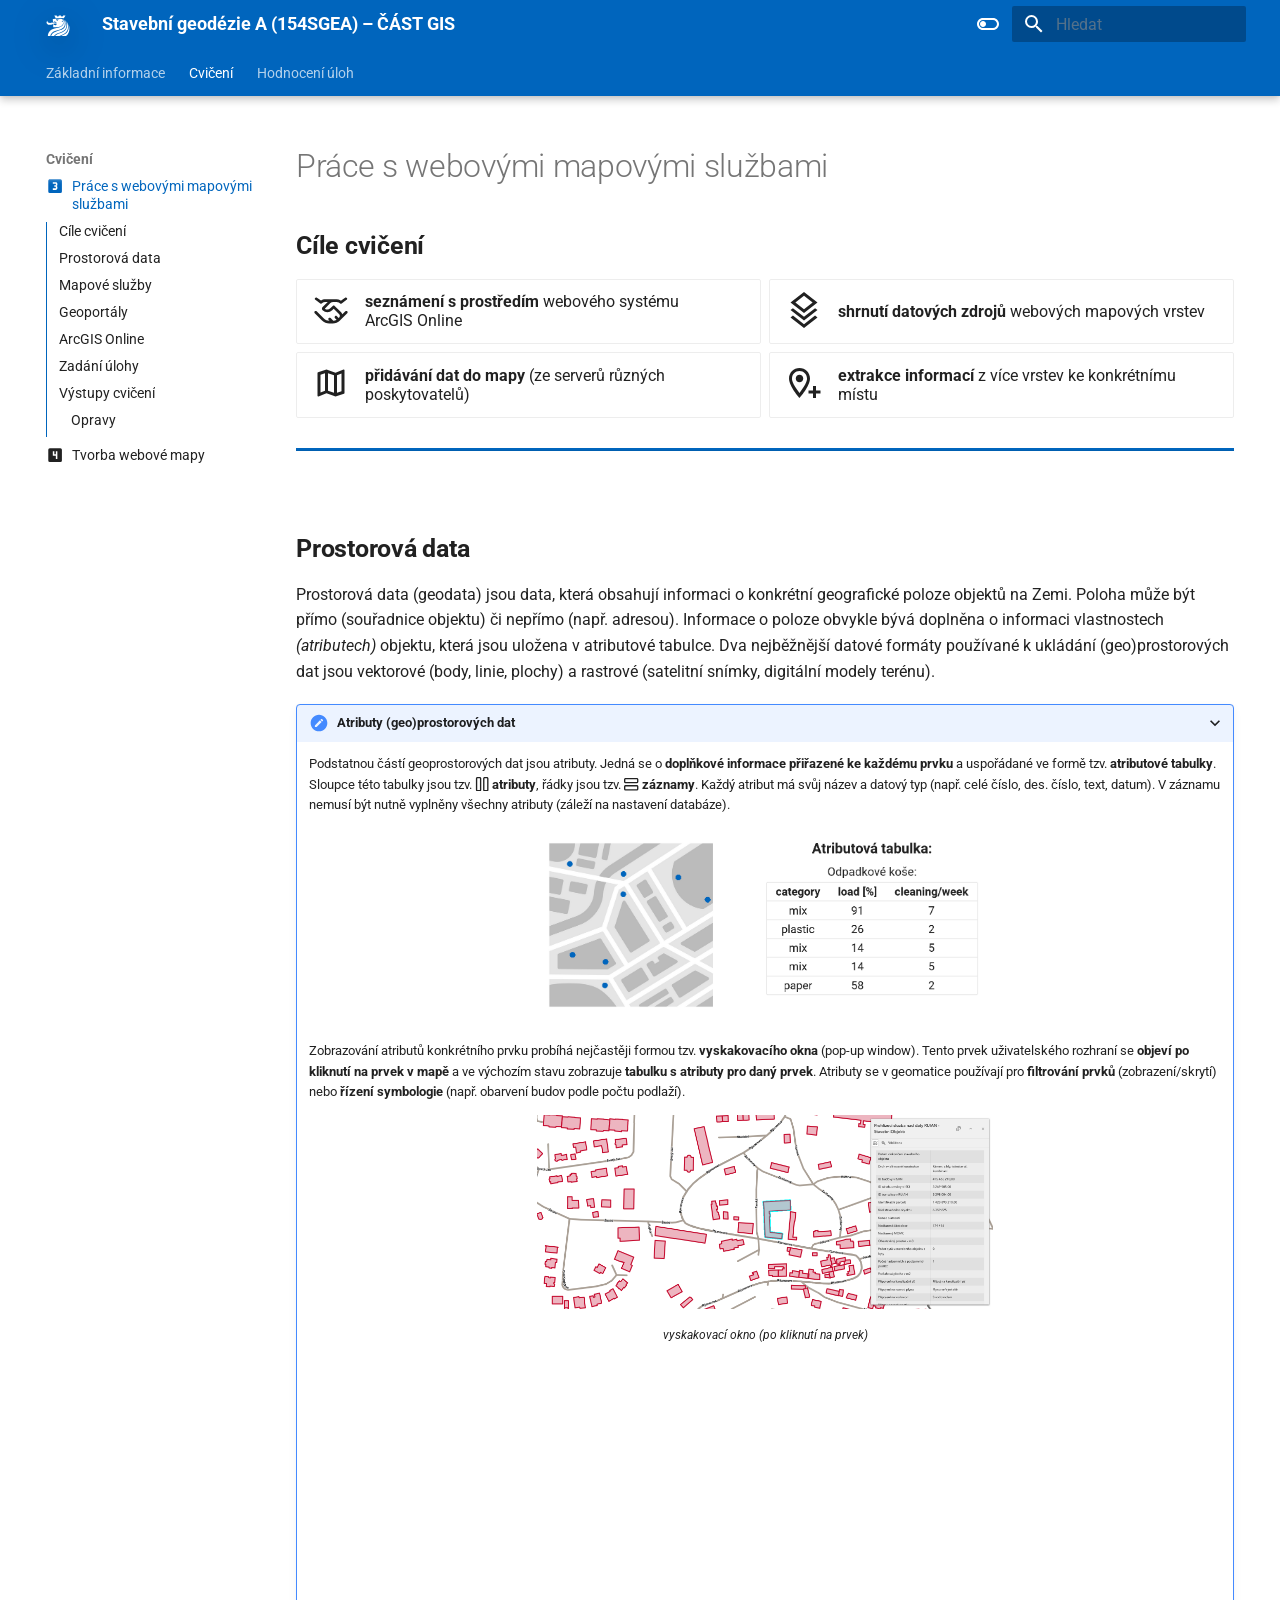
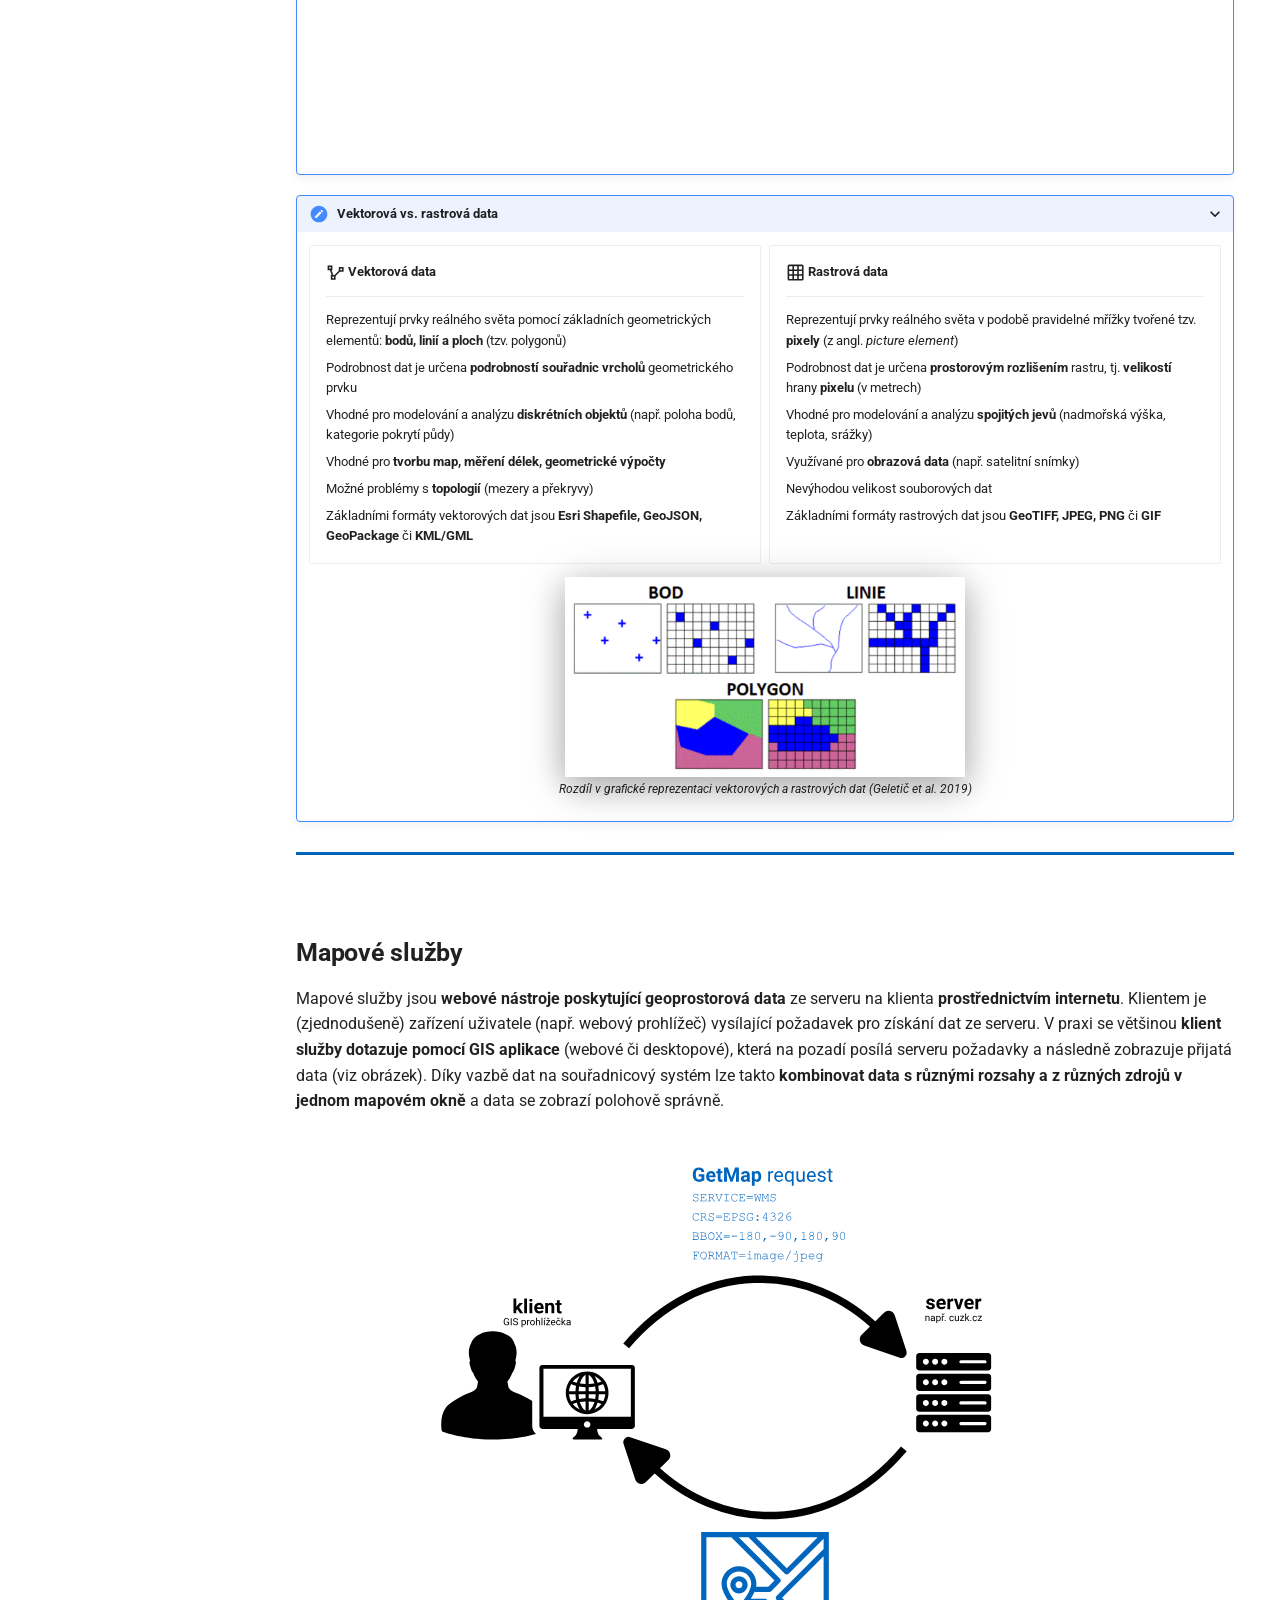
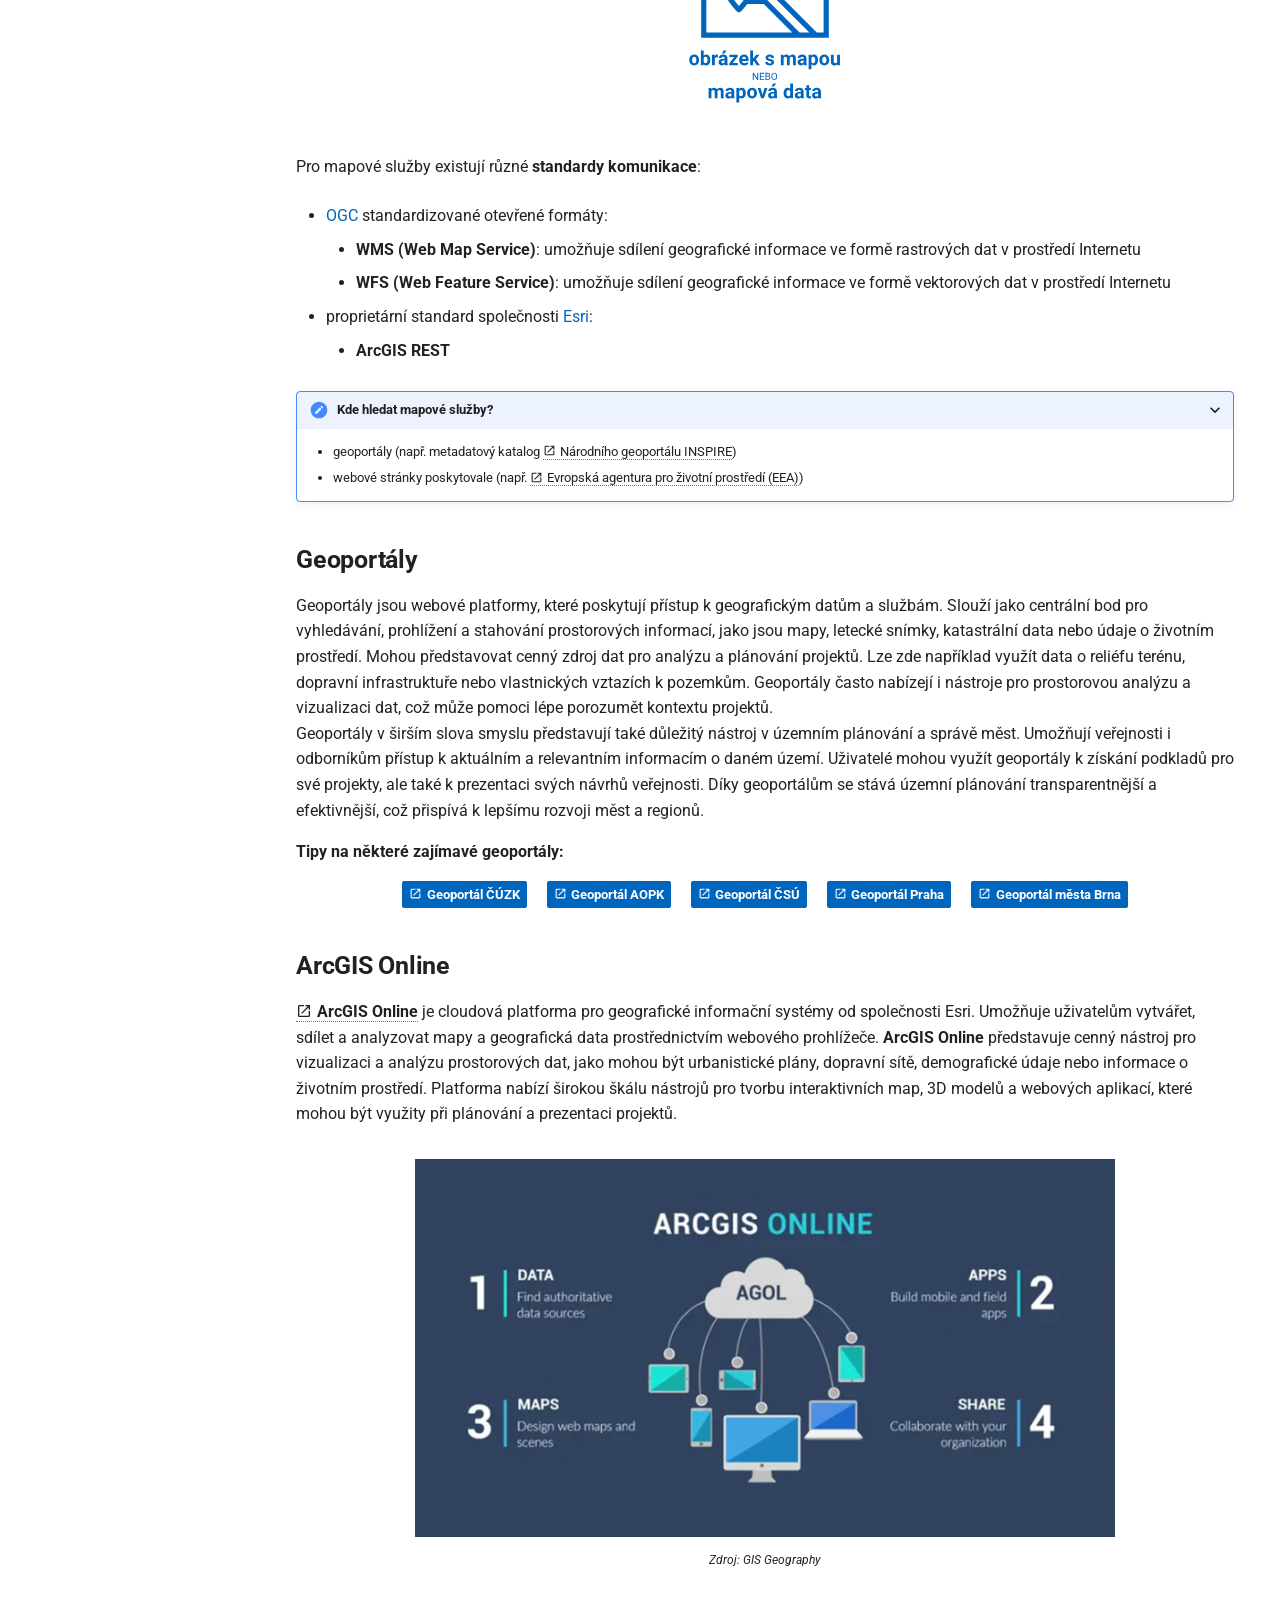
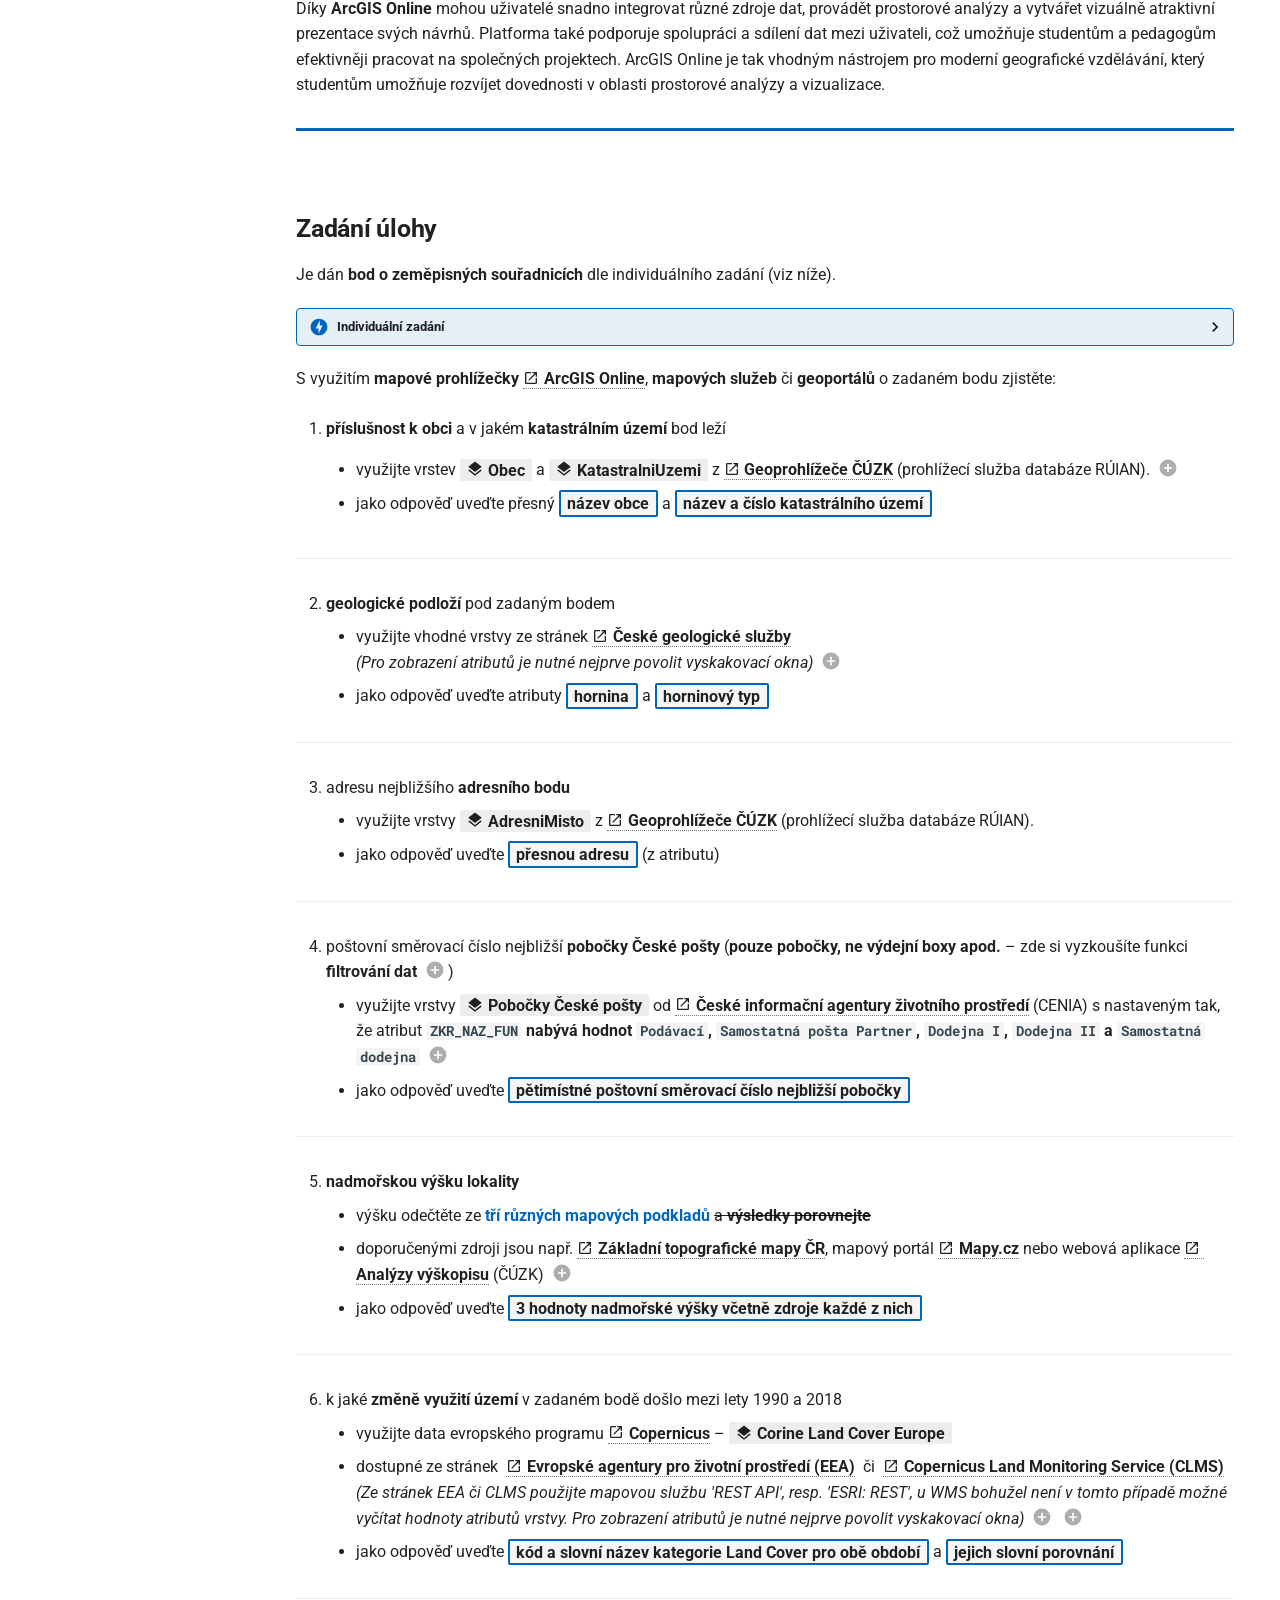
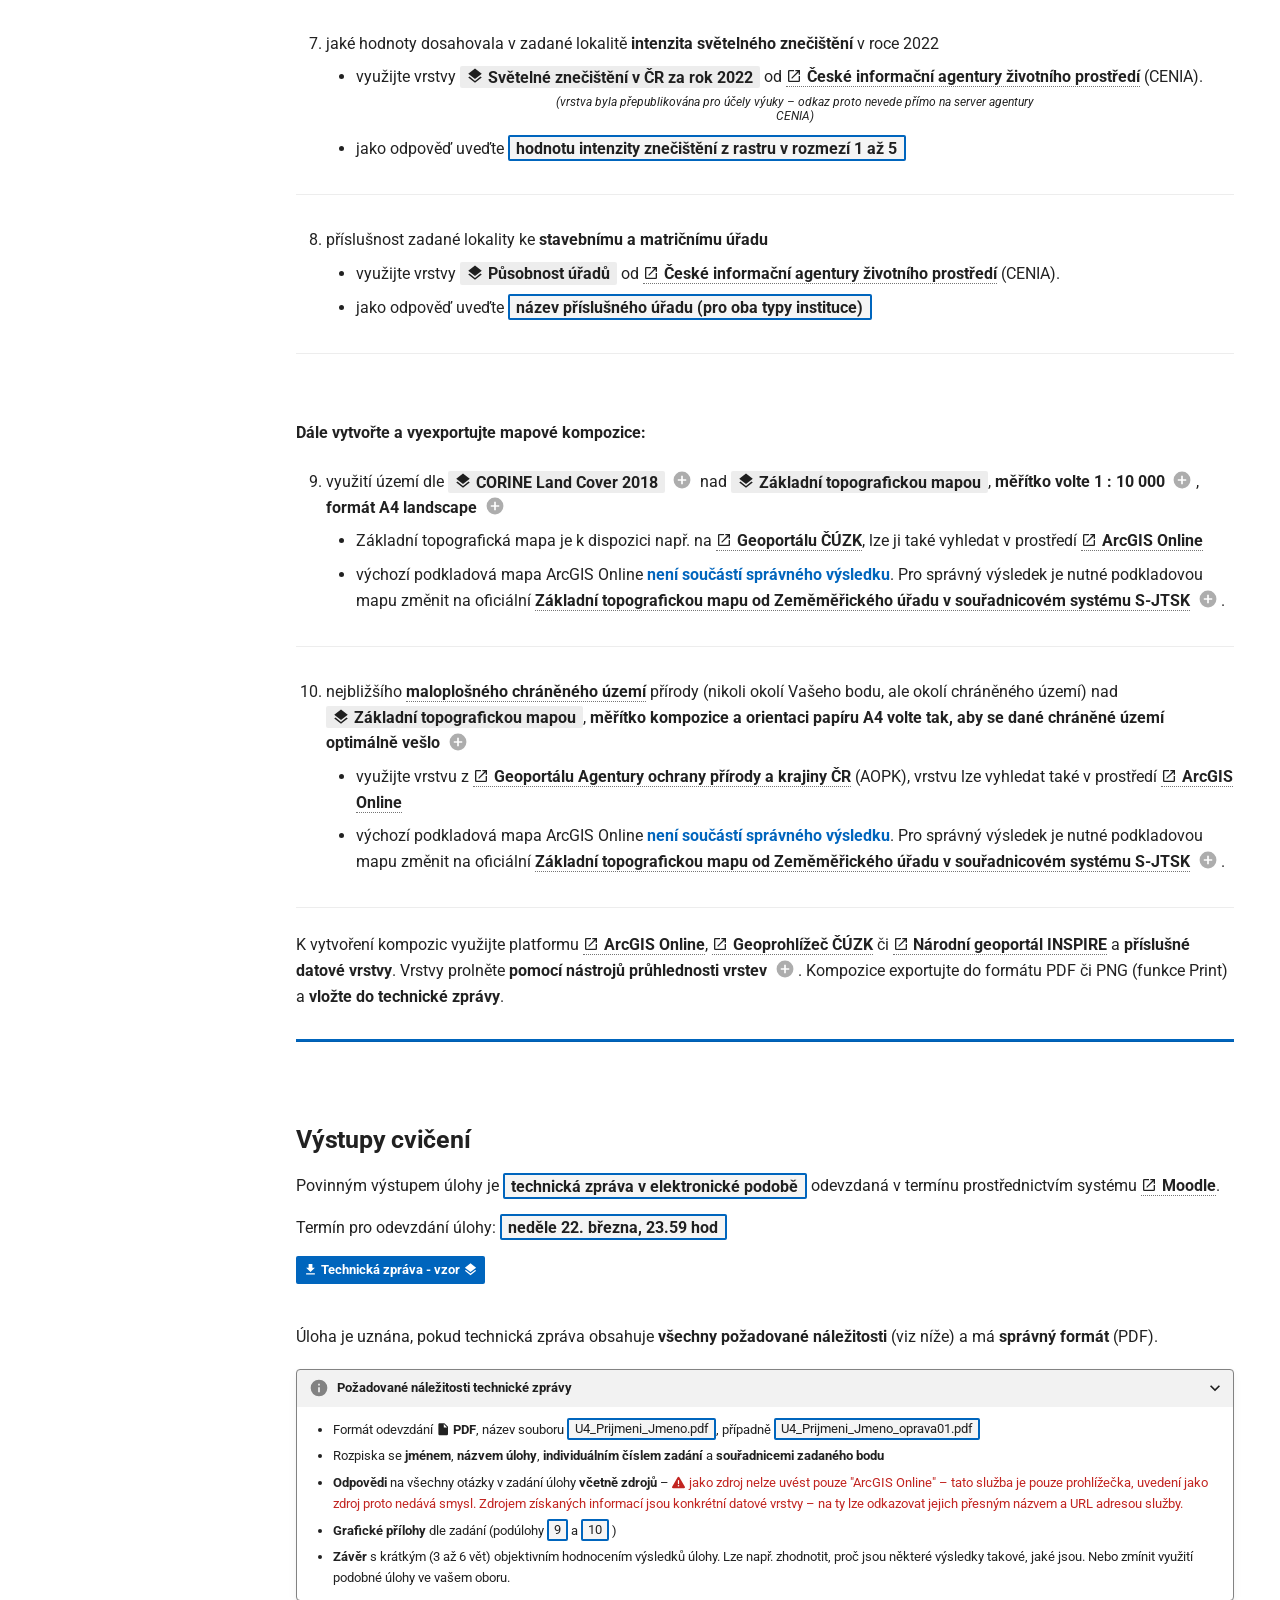
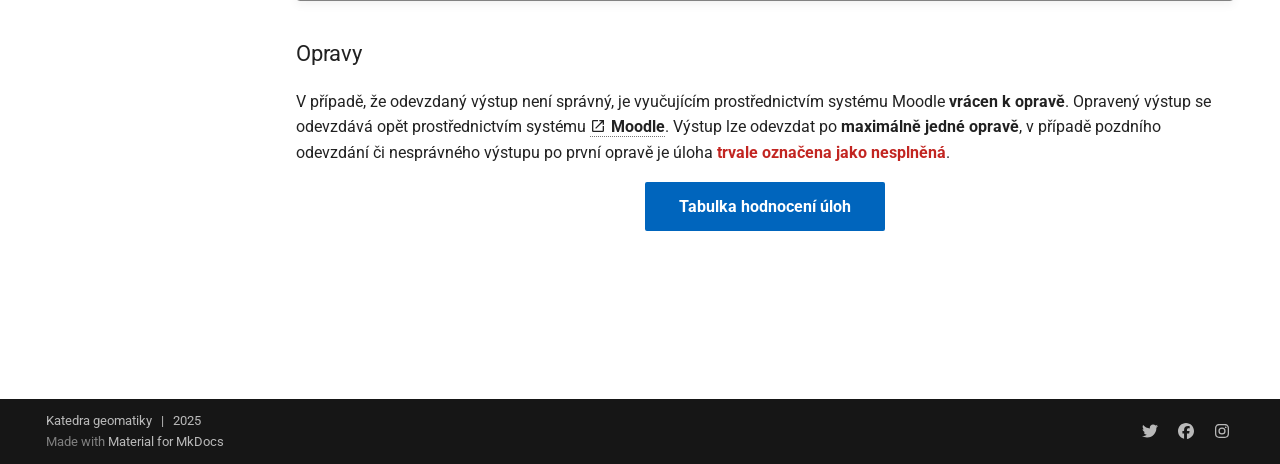
<file: cviceni/cviceni04/index.html>
<!DOCTYPE html><html lang="cs" class="no-js"><head>
    
      <meta charset="utf-8">
      <meta name="viewport" content="width=device-width,initial-scale=1">
      
      
      
      
        <link rel="prev" href="../..">
      
      
        <link rel="next" href="../cviceni05/">
      
      
        
      
      
      <link rel="icon" href="../../assets/favicon.png">
      <meta name="generator" content="mkdocs-1.6.1, mkdocs-material-9.7.7">
    
    
      
        <title>Cvičení 3 - Stavební geodézie A (154SGEA) – ČÁST GIS</title>
      
    
    
      <link rel="stylesheet" href="../../assets/stylesheets/main.ec1eaa64.min.css">
      
        
        <link rel="stylesheet" href="../../assets/stylesheets/palette.ab4e12ef.min.css">
      
      

  
  
  
  
  <style>:root{--md-annotation-icon:url('data:image/svg+xml;charset=utf-8,%3Csvg%20xmlns%3D%22http%3A//www.w3.org/2000/svg%22%20viewBox%3D%220%200%2024%2024%22%3E%3Cpath%20d%3D%22M17%2013h-4v4h-2v-4H7v-2h4V7h2v4h4m-5-9A10%2010%200%200%200%202%2012a10%2010%200%200%200%2010%2010%2010%2010%200%200%200%2010-10A10%2010%200%200%200%2012%202%22/%3E%3C/svg%3E');}</style>


    
    
      
    
    
      
        
        
        <link rel="preconnect" href="https://fonts.gstatic.com" crossorigin>
        <link rel="stylesheet" href="https://fonts.googleapis.com/css?family=Roboto:300,300i,400,400i,700,700i%7CRoboto+Mono:400,400i,700,700i&amp;display=fallback">
        <style>:root{--md-text-font:"Roboto";--md-code-font:"Roboto Mono"}</style>
      
    
    
      <link rel="stylesheet" href="../../stylesheets/extra.css">
    
    <script>__md_scope=new URL("../..",location),__md_hash=e=>[...e].reduce(((e,_)=>(e<<5)-e+_.charCodeAt(0)),0),__md_get=(e,_=localStorage,t=__md_scope)=>JSON.parse(_.getItem(t.pathname+"."+e)),__md_set=(e,_,t=localStorage,a=__md_scope)=>{try{t.setItem(a.pathname+"."+e,JSON.stringify(_))}catch(e){}}</script>
    
      

    
    
  <link href="../../assets/stylesheets/glightbox.min.css" rel="stylesheet"><script src="../../assets/javascripts/glightbox.min.js"></script><style id="glightbox-style">
            html.glightbox-open { overflow: initial; height: 100%; }
            .gslide-title { margin-top: 0px; user-select: text; }
            .gslide-desc { color: #666; user-select: text; }
            .gslide-image img { background: white; }
            .gscrollbar-fixer { padding-right: 15px; }
            .gdesc-inner { font-size: 0.75rem; }
            body[data-md-color-scheme="slate"] .gdesc-inner { background: var(--md-default-bg-color); }
            body[data-md-color-scheme="slate"] .gslide-title { color: var(--md-default-fg-color); }
            body[data-md-color-scheme="slate"] .gslide-desc { color: var(--md-default-fg-color); }
        </style></head>
  
  
    
    
      
    
    
    
    
    <body dir="ltr" data-md-color-scheme="default" data-md-color-primary="custom" data-md-color-accent="custom">
  
    
    <input class="md-toggle" data-md-toggle="drawer" type="checkbox" id="__drawer" autocomplete="off">
    <input class="md-toggle" data-md-toggle="search" type="checkbox" id="__search" autocomplete="off">
    <label class="md-overlay" for="__drawer"></label>
    <div data-md-component="skip">
      
        
        <a href="#prace-s-webovymi-mapovymi-sluzbami" class="md-skip">
          Přeskočit obsah
        </a>
      
    </div>
    <div data-md-component="announce">
      
    </div>
    
    
      

  

<header class="md-header md-header--shadow md-header--lifted" data-md-component="header">
  <nav class="md-header__inner md-grid" aria-label="Záhlaví">
    <a href="../.." title="Stavební geodézie A (154SGEA) – ČÁST GIS" class="md-header__button md-logo" aria-label="Stavební geodézie A (154SGEA) – ČÁST GIS" data-md-component="logo">
      
  <img src="../../assets/favicon.svg" alt="logo">

    </a>
    <label class="md-header__button md-icon" for="__drawer">
      
      <svg xmlns="http://www.w3.org/2000/svg" viewBox="0 0 24 24"><path d="M3 6h18v2H3zm0 5h18v2H3zm0 5h18v2H3z"></path></svg>
    </label>
    <div class="md-header__title" data-md-component="header-title">
      <div class="md-header__ellipsis">
        <div class="md-header__topic">
          <span class="md-ellipsis">
            Stavební geodézie A (154SGEA) – ČÁST GIS
          </span>
        </div>
        <div class="md-header__topic" data-md-component="header-topic">
          <span class="md-ellipsis">
            
              Cvičení 3
            
          </span>
        </div>
      </div>
    </div>
    
      
        <form class="md-header__option" data-md-component="palette">
  
    
    
    
    <input class="md-option" data-md-color-media="" data-md-color-scheme="default" data-md-color-primary="custom" data-md-color-accent="custom" aria-label="Switch to dark mode" type="radio" name="__palette" id="__palette_0">
    
      <label class="md-header__button md-icon" title="Switch to dark mode" for="__palette_1" hidden>
        <svg xmlns="http://www.w3.org/2000/svg" viewBox="0 0 24 24"><path d="M17 6H7c-3.31 0-6 2.69-6 6s2.69 6 6 6h10c3.31 0 6-2.69 6-6s-2.69-6-6-6m0 10H7c-2.21 0-4-1.79-4-4s1.79-4 4-4h10c2.21 0 4 1.79 4 4s-1.79 4-4 4M7 9c-1.66 0-3 1.34-3 3s1.34 3 3 3 3-1.34 3-3-1.34-3-3-3"></path></svg>
      </label>
    
  
    
    
    
    <input class="md-option" data-md-color-media="" data-md-color-scheme="slate" data-md-color-primary="custom" data-md-color-accent="custom" aria-label="Switch to light mode" type="radio" name="__palette" id="__palette_1">
    
      <label class="md-header__button md-icon" title="Switch to light mode" for="__palette_0" hidden>
        <svg xmlns="http://www.w3.org/2000/svg" viewBox="0 0 24 24"><path d="M17 7H7a5 5 0 0 0-5 5 5 5 0 0 0 5 5h10a5 5 0 0 0 5-5 5 5 0 0 0-5-5m0 8a3 3 0 0 1-3-3 3 3 0 0 1 3-3 3 3 0 0 1 3 3 3 3 0 0 1-3 3"></path></svg>
      </label>
    
  
</form>
      
    
    
      <script>var palette=__md_get("__palette");if(palette&&palette.color){if("(prefers-color-scheme)"===palette.color.media){var media=matchMedia("(prefers-color-scheme: light)"),input=document.querySelector(media.matches?"[data-md-color-media='(prefers-color-scheme: light)']":"[data-md-color-media='(prefers-color-scheme: dark)']");palette.color.media=input.getAttribute("data-md-color-media"),palette.color.scheme=input.getAttribute("data-md-color-scheme"),palette.color.primary=input.getAttribute("data-md-color-primary"),palette.color.accent=input.getAttribute("data-md-color-accent")}for(var[key,value]of Object.entries(palette.color))document.body.setAttribute("data-md-color-"+key,value)}</script>
    
    
    
      
      
        <label class="md-header__button md-icon" for="__search">
          
          <svg xmlns="http://www.w3.org/2000/svg" viewBox="0 0 24 24"><path d="M9.5 3A6.5 6.5 0 0 1 16 9.5c0 1.61-.59 3.09-1.56 4.23l.27.27h.79l5 5-1.5 1.5-5-5v-.79l-.27-.27A6.52 6.52 0 0 1 9.5 16 6.5 6.5 0 0 1 3 9.5 6.5 6.5 0 0 1 9.5 3m0 2C7 5 5 7 5 9.5S7 14 9.5 14 14 12 14 9.5 12 5 9.5 5"></path></svg>
        </label>
        <div class="md-search" data-md-component="search" role="dialog">
  <label class="md-search__overlay" for="__search"></label>
  <div class="md-search__inner" role="search">
    <form class="md-search__form" name="search">
      <input type="text" class="md-search__input" name="query" aria-label="Hledat" placeholder="Hledat" autocapitalize="off" autocorrect="off" autocomplete="off" spellcheck="false" data-md-component="search-query" required>
      <label class="md-search__icon md-icon" for="__search">
        
        <svg xmlns="http://www.w3.org/2000/svg" viewBox="0 0 24 24"><path d="M9.5 3A6.5 6.5 0 0 1 16 9.5c0 1.61-.59 3.09-1.56 4.23l.27.27h.79l5 5-1.5 1.5-5-5v-.79l-.27-.27A6.52 6.52 0 0 1 9.5 16 6.5 6.5 0 0 1 3 9.5 6.5 6.5 0 0 1 9.5 3m0 2C7 5 5 7 5 9.5S7 14 9.5 14 14 12 14 9.5 12 5 9.5 5"></path></svg>
        
        <svg xmlns="http://www.w3.org/2000/svg" viewBox="0 0 24 24"><path d="M20 11v2H8l5.5 5.5-1.42 1.42L4.16 12l7.92-7.92L13.5 5.5 8 11z"></path></svg>
      </label>
      <nav class="md-search__options" aria-label="Vyhledávání">
        
        <button type="reset" class="md-search__icon md-icon" title="Vyčistit" aria-label="Vyčistit" tabindex="-1">
          
          <svg xmlns="http://www.w3.org/2000/svg" viewBox="0 0 24 24"><path d="M19 6.41 17.59 5 12 10.59 6.41 5 5 6.41 10.59 12 5 17.59 6.41 19 12 13.41 17.59 19 19 17.59 13.41 12z"></path></svg>
        </button>
      </nav>
      
        <div class="md-search__suggest" data-md-component="search-suggest"></div>
      
    </form>
    <div class="md-search__output">
      <div class="md-search__scrollwrap" tabindex="0" data-md-scrollfix>
        <div class="md-search-result" data-md-component="search-result">
          <div class="md-search-result__meta">
            Inicializace vyhledávání
          </div>
          <ol class="md-search-result__list" role="presentation"></ol>
        </div>
      </div>
    </div>
  </div>
</div>
      
    
    
  </nav>
  
    
      
<nav class="md-tabs" aria-label="Karty" data-md-component="tabs">
  <div class="md-grid">
    <ul class="md-tabs__list">
      
        
  
  
  
  
    <li class="md-tabs__item">
      <a href="../.." class="md-tabs__link">
        
  
  
    
  
  Základní informace

      </a>
    </li>
  

      
        
  
  
  
    
  
  
    
    
      <li class="md-tabs__item md-tabs__item--active">
        <a href="./" class="md-tabs__link">
          
  
  
  Cvičení

        </a>
      </li>
    
  

      
        
  
  
  
  
    <li class="md-tabs__item">
      <a href="../../hodnoceni/" class="md-tabs__link">
        
  
  
    
  
  Hodnocení úloh

      </a>
    </li>
  

      
    </ul>
  </div>
</nav>
    
  
</header>
    
    <div class="md-container" data-md-component="container">
      
      
        
      
      <main class="md-main" data-md-component="main">
        <div class="md-main__inner md-grid">
          
            
              
              <div class="md-sidebar md-sidebar--primary" data-md-component="sidebar" data-md-type="navigation">
                <div class="md-sidebar__scrollwrap">
                  <div class="md-sidebar__inner">
                    


  


  

<nav class="md-nav md-nav--primary md-nav--lifted md-nav--integrated" aria-label="Navigace" data-md-level="0">
  <label class="md-nav__title" for="__drawer">
    <a href="../.." title="Stavební geodézie A (154SGEA) – ČÁST GIS" class="md-nav__button md-logo" aria-label="Stavební geodézie A (154SGEA) – ČÁST GIS" data-md-component="logo">
      
  <img src="../../assets/favicon.svg" alt="logo">

    </a>
    Stavební geodézie A (154SGEA) – ČÁST GIS
  </label>
  
  <ul class="md-nav__list" data-md-scrollfix>
    
      
      
  
  
  
  
    <li class="md-nav__item">
      <a href="../.." class="md-nav__link">
        
  
  
  <span class="md-ellipsis">
    
  
    Základní informace
  

    
  </span>
  
  

      </a>
    </li>
  

    
      
      
  
  
    
  
  
  
    
    
    
    
      
        
        
      
      
        
      
    
    
    <li class="md-nav__item md-nav__item--active md-nav__item--section md-nav__item--nested">
      
        
        
        <input class="md-nav__toggle md-toggle " type="checkbox" id="__nav_2" checked>
        
          
          <label class="md-nav__link" for="__nav_2" id="__nav_2_label" tabindex="">
            
  
  
  <span class="md-ellipsis">
    
  
    Cvičení
  

    
  </span>
  
  

            <span class="md-nav__icon md-icon"></span>
          </label>
        
        <nav class="md-nav" data-md-level="1" aria-labelledby="__nav_2_label" aria-expanded="true">
          <label class="md-nav__title" for="__nav_2">
            <span class="md-nav__icon md-icon"></span>
            
  
    Cvičení
  

          </label>
          <ul class="md-nav__list" data-md-scrollfix>
            
              
                
  
  
    
  
  
  
    <li class="md-nav__item md-nav__item--active">
      
      <input class="md-nav__toggle md-toggle" type="checkbox" id="__toc">
      
      
        
      
      
        <label class="md-nav__link md-nav__link--active" for="__toc">
          
  
  
    <svg xmlns="http://www.w3.org/2000/svg" viewBox="0 0 24 24"><path d="M15 10.5a1.5 1.5 0 0 1-1.5 1.5c.84 0 1.5.67 1.5 1.5V15c0 1.11-.89 2-2 2H9v-2h4v-2h-2v-2h2V9H9V7h4c1.11 0 2 .89 2 2m4-6H5c-1.09 0-2 .9-2 2v14a2 2 0 0 0 2 2h14a2 2 0 0 0 2-2V5a2 2 0 0 0-2-2"></path></svg>
  
  <span class="md-ellipsis">
    
  
    Práce s webovými mapovými službami
  

    
  </span>
  
  

          <span class="md-nav__icon md-icon"></span>
        </label>
      
      <a href="./" class="md-nav__link md-nav__link--active">
        
  
  
    <svg xmlns="http://www.w3.org/2000/svg" viewBox="0 0 24 24"><path d="M15 10.5a1.5 1.5 0 0 1-1.5 1.5c.84 0 1.5.67 1.5 1.5V15c0 1.11-.89 2-2 2H9v-2h4v-2h-2v-2h2V9H9V7h4c1.11 0 2 .89 2 2m4-6H5c-1.09 0-2 .9-2 2v14a2 2 0 0 0 2 2h14a2 2 0 0 0 2-2V5a2 2 0 0 0-2-2"></path></svg>
  
  <span class="md-ellipsis">
    
  
    Práce s webovými mapovými službami
  

    
  </span>
  
  

      </a>
      
        

<nav class="md-nav md-nav--secondary" aria-label="Obsah">
  
  
  
    
  
  
    <label class="md-nav__title" for="__toc">
      <span class="md-nav__icon md-icon"></span>
      Obsah
    </label>
    <ul class="md-nav__list" data-md-component="toc" data-md-scrollfix>
      
        <li class="md-nav__item">
  <a href="#cile-cviceni" class="md-nav__link">
    <span class="md-ellipsis">
      
        Cíle cvičení
      
    </span>
  </a>
  
</li>
      
        <li class="md-nav__item">
  <a href="#prostorova-data" class="md-nav__link">
    <span class="md-ellipsis">
      
        Prostorová data
      
    </span>
  </a>
  
</li>
      
        <li class="md-nav__item">
  <a href="#mapove-sluzby" class="md-nav__link">
    <span class="md-ellipsis">
      
        Mapové služby
      
    </span>
  </a>
  
</li>
      
        <li class="md-nav__item">
  <a href="#geoportaly" class="md-nav__link">
    <span class="md-ellipsis">
      
        Geoportály
      
    </span>
  </a>
  
</li>
      
        <li class="md-nav__item">
  <a href="#arcgis-online" class="md-nav__link">
    <span class="md-ellipsis">
      
        ArcGIS Online
      
    </span>
  </a>
  
</li>
      
        <li class="md-nav__item">
  <a href="#zadani-ulohy" class="md-nav__link">
    <span class="md-ellipsis">
      
        Zadání úlohy
      
    </span>
  </a>
  
</li>
      
        <li class="md-nav__item">
  <a href="#vystupy-cviceni" class="md-nav__link">
    <span class="md-ellipsis">
      
        Výstupy cvičení
      
    </span>
  </a>
  
    <nav class="md-nav" aria-label="Výstupy cvičení">
      <ul class="md-nav__list">
        
          <li class="md-nav__item">
  <a href="#opravy" class="md-nav__link">
    <span class="md-ellipsis">
      
        Opravy
      
    </span>
  </a>
  
</li>
        
      </ul>
    </nav>
  
</li>
      
    </ul>
  
</nav>
      
    </li>
  

              
            
              
                
  
  
  
  
    <li class="md-nav__item">
      <a href="../cviceni05/" class="md-nav__link">
        
  
  
    <svg xmlns="http://www.w3.org/2000/svg" viewBox="0 0 24 24"><path d="M15 17h-2v-4H9V7h2v4h2V7h2m4-4H5a2 2 0 0 0-2 2v14a2 2 0 0 0 2 2h14a2 2 0 0 0 2-2V5a2 2 0 0 0-2-2"></path></svg>
  
  <span class="md-ellipsis">
    
  
    Tvorba webové mapy
  

    
  </span>
  
  

      </a>
    </li>
  

              
            
          </ul>
        </nav>
      
    </li>
  

    
      
      
  
  
  
  
    <li class="md-nav__item">
      <a href="../../hodnoceni/" class="md-nav__link">
        
  
  
  <span class="md-ellipsis">
    
  
    Hodnocení úloh
  

    
  </span>
  
  

      </a>
    </li>
  

    
  </ul>
</nav>
                  </div>
                </div>
              </div>
            
            
          
          
            <div class="md-content" data-md-component="content">
              
              <article class="md-content__inner md-typeset">
                
                  



<h1 id="prace-s-webovymi-mapovymi-sluzbami">Práce s webovými mapovými službami</h1>
<h2 id="cile-cviceni">Cíle cvičení</h2>
<div class="grid cards grid_icon_info smaller_padding">
<!-- specificky format gridu (trida "grid_icon_info") na miru uvodni strance predmetu -->
<ul>
<li>
<p><span class="twemoji xl"><svg xmlns="http://www.w3.org/2000/svg" viewBox="0 0 640 512"><!--! Font Awesome Free 7.1.0 by @fontawesome - https://fontawesome.com License - https://fontawesome.com/license/free (Icons: CC BY 4.0, Fonts: SIL OFL 1.1, Code: MIT License) Copyright 2025 Fonticons, Inc.--><path d="M598.1 75.4c10.7-7.8 13.1-22.8 5.3-33.5s-22.8-13.1-33.5-5.3l-74.5 54.2-9.9-6.6C465.8 71 442.6 64 418.9 64H215.7c-26.7 0-52.5 8.9-73.4 25.1L70.1 36.6c-10.7-7.8-25.7-5.4-33.5 5.3s-5.4 25.7 5.3 33.5l88 64c9.6 6.9 22.7 5.9 31.1-2.4l3.9-3.9c13.5-13.5 31.8-21.1 50.9-21.1h46.3l-91.7 91.7c-15.6 15.6-15.6 40.9 0 56.6l.8.8C218 308 294 308 340.9 261.1L368 234l97.8 97.8c15.6 15.6 15.6 40.9 0 56.6l-9.8 9.8-31-31c-9.4-9.4-24.6-9.4-33.9 0s-9.4 24.6 0 33.9l28 28c-17.5 10.4-37.2 16.7-57.6 18.5L313 399c-9.4-9.4-24.6-9.4-33.9 0s-9.4 24.6 0 33.9l15 15h-3.8c-36.1 0-70.7-14.3-96.2-39.8L65 279c-9.4-9.4-24.6-9.4-33.9 0s-9.4 24.6 0 33.9l129.1 129.2c34.5 34.5 81.3 53.9 130.1 53.9h51.8l1 1 1-1h5.7c48.8 0 95.6-19.4 130.1-53.9l19.9-19.9c1.2-1.2 2.3-2.3 3.4-3.5.7-.5 1.3-1.1 1.9-1.7L609 313c9.4-9.4 9.4-24.6 0-33.9s-24.6-9.4-33.9 0l-53.8 53.8c-4.2-12.8-11.3-24.9-21.5-35.1L385 183c-9.4-9.4-24.6-9.4-33.9 0L307 227.1c-26.5 26.5-68.5 28-96.7 4.6L309 133c13.4-13.4 31.6-21 50.6-21.1h59.5c14.2 0 28.1 4.2 39.9 12.1l23.7 16c8.4 5.6 19.3 5.3 27.4-.6z"></path></svg></span></p>
<p><strong>seznámení s prostředím</strong> webového systému ArcGIS&nbsp;Online</p>
</li>
<li>
<p><span class="twemoji xl"><svg xmlns="http://www.w3.org/2000/svg" viewBox="0 0 24 24"><path d="m12 16.54 7.37-5.74L21 12.07l-9 7-9-7 1.62-1.26zM12 14 3 7l9-7 9 7zm0-11.47L6.26 7 12 11.47 17.74 7zm0 18.94 7.37-5.74L21 17l-9 7-9-7 1.62-1.26z"></path></svg></span></p>
<p><strong>shrnutí datových zdrojů</strong> webových mapových vrstev</p>
</li>
<li>
<p><span class="twemoji xl"><svg xmlns="http://www.w3.org/2000/svg" viewBox="0 0 24 24"><path d="m20.5 3-.16.03L15 5.1 9 3 3.36 4.9c-.21.07-.36.25-.36.48V20.5a.5.5 0 0 0 .5.5l.16-.03L9 18.9l6 2.1 5.64-1.9c.21-.07.36-.25.36-.48V3.5a.5.5 0 0 0-.5-.5M10 5.47l4 1.4v11.66l-4-1.4zm-5 .99 3-1.01v11.7l-3 1.16zm14 11.08-3 1.01V6.86l3-1.16z"></path></svg></span></p>
<p><strong>přidávání dat do mapy</strong> (ze serverů různých poskytovatelů)</p>
</li>
<li>
<p><span class="twemoji xl"><svg xmlns="http://www.w3.org/2000/svg" viewBox="0 0 24 24"><path d="M15 17h3v-3h2v3h3v2h-3v3h-2v-3h-3zM9 6.5c1.4 0 2.5 1.1 2.5 2.5s-1.1 2.5-2.5 2.5S6.5 10.4 6.5 9 7.6 6.5 9 6.5M9 2c3.9 0 7 3.1 7 7 0 5.2-7 13-7 13S2 14.2 2 9c0-3.9 3.1-7 7-7m0 2C6.2 4 4 6.2 4 9c0 1 0 3 5 9.7C14 12 14 10 14 9c0-2.8-2.2-5-5-5"></path></svg></span></p>
<p><strong>extrakce informací</strong> z více vrstev ke konkrétnímu místu</p>
</li>
</ul>
</div>
<hr class="level-1">

<h2 id="prostorova-data">Prostorová data</h2>
<p>Prostorová data (geodata) jsou data, která obsahují informaci o konkrétní geografické poloze objektů na Zemi. Poloha může být přímo (souřadnice objektu) či nepřímo (např. adresou). Informace o poloze obvykle bývá doplněna o informaci vlastnostech <em>(atributech)</em> objektu, která jsou uložena v atributové tabulce. Dva nejběžnější datové formáty používané k ukládání (geo)prostorových dat jsou vektorové (body, linie, plochy) a rastrové (satelitní snímky, digitální modely terénu).</p>
<details class="note-fg-color" open="open">
<summary>Atributy (geo)prostorových dat</summary>
<p>Podstatnou částí geoprostorových dat jsou atributy. Jedná se o <strong>doplňkové informace přiřazené ke každému prvku</strong> a uspořádané ve formě tzv. <strong>atributové tabulky</strong>. Sloupce této tabulky jsou tzv. <strong><span class="twemoji"><svg xmlns="http://www.w3.org/2000/svg" viewBox="0 0 16 16"><path d="M2.75 0h2.5C6.216 0 7 .784 7 1.75v12.5A1.75 1.75 0 0 1 5.25 16h-2.5A1.75 1.75 0 0 1 1 14.25V1.75C1 .784 1.784 0 2.75 0m8 0h2.5C14.216 0 15 .784 15 1.75v12.5A1.75 1.75 0 0 1 13.25 16h-2.5A1.75 1.75 0 0 1 9 14.25V1.75C9 .784 9.784 0 10.75 0M2.5 1.75v12.5c0 .138.112.25.25.25h2.5a.25.25 0 0 0 .25-.25V1.75a.25.25 0 0 0-.25-.25h-2.5a.25.25 0 0 0-.25.25m8 0v12.5c0 .138.112.25.25.25h2.5a.25.25 0 0 0 .25-.25V1.75a.25.25 0 0 0-.25-.25h-2.5a.25.25 0 0 0-.25.25"></path></svg></span> atributy</strong>, řádky jsou tzv. <strong><span class="twemoji"><svg xmlns="http://www.w3.org/2000/svg" viewBox="0 0 16 16"><path d="M16 10.75v2.5A1.75 1.75 0 0 1 14.25 15H1.75A1.75 1.75 0 0 1 0 13.25v-2.5C0 9.784.784 9 1.75 9h12.5c.966 0 1.75.784 1.75 1.75m0-8v2.5A1.75 1.75 0 0 1 14.25 7H1.75A1.75 1.75 0 0 1 0 5.25v-2.5C0 1.784.784 1 1.75 1h12.5c.966 0 1.75.784 1.75 1.75m-1.75-.25H1.75a.25.25 0 0 0-.25.25v2.5c0 .138.112.25.25.25h12.5a.25.25 0 0 0 .25-.25v-2.5a.25.25 0 0 0-.25-.25m0 8H1.75a.25.25 0 0 0-.25.25v2.5c0 .138.112.25.25.25h12.5a.25.25 0 0 0 .25-.25v-2.5a.25.25 0 0 0-.25-.25"></path></svg></span> záznamy</strong>. Každý atribut má svůj název a datový typ (např. celé číslo, des. číslo, text, datum). V záznamu nemusí být nutně vyplněny všechny atributy (záleží na nastavení databáze).</p>
<p align="center"><a class="glightbox" data-type="image" data-width="100%" data-height="auto" href="../../assets/cviceni03/img02.png" data-desc-position="bottom"><img alt="" class="no-filter" src="../../assets/cviceni03/img02.png" width="50%"></a></p>
<p>Zobrazování atributů konkrétního prvku probíhá nejčastěji formou tzv. <strong>vyskakovacího okna</strong> (pop-up window). Tento prvek uživatelského rozhraní se <strong>objeví po kliknutí na prvek v mapě</strong> a ve výchozím stavu zobrazuje <strong>tabulku s atributy pro daný prvek</strong>.  Atributy se v geomatice používají pro <strong>filtrování prvků</strong> (zobrazení/skrytí) nebo <strong>řízení symbologie</strong> (např. obarvení budov podle počtu podlaží).</p>
<p align="center"><a class="glightbox" data-type="image" data-width="100%" data-height="auto" href="../../assets/cviceni03/img03.png" data-desc-position="bottom"><img alt="" class="no-filter" src="../../assets/cviceni03/img03.png" width="50%"></a></p>
<p></p><figcaption>vyskakovací okno (po kliknutí na prvek)</figcaption><p></p>
<p><iframe width="100%" height="400" frameborder="0" scrolling="no" marginheight="0" marginwidth="0" src="https://experience.arcgis.com/experience/0d0ade6e797e419d8e73fd28b8704c5a"></iframe></p>
</details>
<!--![](https://dummyimage.com/600x350/bde0ff/0065bd&text=atributová+tabulka+ve+spojení+s+geometrií)
style="border: .05rem solid #ededed; border-radius: .1rem;"-->

<details class="note-fg-color" open="open">
<summary>Vektorová vs. rastrová data</summary>
<div class="grid cards" markdown>
<ul>
<li>
<p><span class="twemoji lg middle"><svg xmlns="http://www.w3.org/2000/svg" viewBox="0 0 24 24"><path d="M2 3v6h2.95l2 6H6v6h6v-4.59L17.41 11H22V5h-6v4.57L10.59 15H9.06l-2-6H8V3M4 5h2v2H4m14 0h2v2h-2M8 17h2v2H8Z"></path></svg></span> <strong>Vektorová data</strong></p>
<hr>
<p>Reprezentují prvky reálného světa pomocí základních geometrických elementů: <strong>bodů, linií a ploch</strong> (tzv. polygonů)</p>
<p>Podrobnost dat je určena <strong>podrobností souřadnic vrcholů</strong> geometrického prvku</p>
<p>Vhodné pro modelování a analýzu <strong>diskrétních objektů</strong> (např. poloha bodů, kategorie pokrytí půdy)</p>
<p>Vhodné pro <strong>tvorbu map, měření délek, geometrické výpočty</strong></p>
<p>Možné problémy s <strong>topologií</strong> (mezery a překryvy)</p>
<p>Základními formáty vektorových dat jsou <strong>Esri Shapefile, GeoJSON, GeoPackage</strong> či <strong>KML/GML</strong></p>
</li>
<li>
<p><span class="twemoji lg middle"><svg xmlns="http://www.w3.org/2000/svg" viewBox="0 0 24 24"><path d="M10 4v4h4V4zm6 0v4h4V4zm0 6v4h4v-4zm0 6v4h4v-4zm-2 4v-4h-4v4zm-6 0v-4H4v4zm0-6v-4H4v4zm0-6V4H4v4zm2 6h4v-4h-4zM4 2h16a2 2 0 0 1 2 2v16a2 2 0 0 1-2 2H4c-1.08 0-2-.9-2-2V4a2 2 0 0 1 2-2"></path></svg></span> <strong>Rastrová data</strong></p>
<hr>
<p>Reprezentují prvky reálného světa v podobě pravidelné mřížky tvořené tzv. <strong>pixely</strong> (z angl. <em>picture element</em>)</p>
<p>Podrobnost dat je určena <strong>prostorovým rozlišením</strong> rastru, tj. <strong>velikostí</strong> hrany <strong>pixelu</strong> (v metrech)</p>
<p>Vhodné pro modelování a analýzu <strong>spojitých jevů</strong> (nadmořská výška, teplota, srážky)</p>
<p>Využívané pro <strong>obrazová data</strong> (např. satelitní snímky)</p>
<p>Nevýhodou velikost souborových dat</p>
<p>Základními formáty rastrových dat jsou <strong>GeoTIFF, JPEG, PNG</strong> či <strong>GIF</strong></p>
</li>
</ul>
</div>
<p></p><figure markdown>
<a class="glightbox" data-type="image" data-width="100%" data-height="auto" href="../../assets/cviceni03/VectorVsRaster.png" data-desc-position="bottom"><img alt="Rozdíl v grafické reprezentaci vektorových a rastrových dat" src="../../assets/cviceni03/VectorVsRaster.png" title="Rozdíl v grafické reprezentaci vektorových a rastrových dat" width="400px"></a>
<figcaption>Rozdíl v grafické reprezentaci vektorových a rastrových dat (Geletič et al. 2019)</figcaption>
</figure><p></p>
</details>
<hr class="level-1">

<h2 id="mapove-sluzby">Mapové služby</h2>
<p>Mapové služby jsou <strong>webové nástroje poskytující geoprostorová data</strong> ze serveru na klienta <strong>prostřednictvím internetu</strong>. Klientem je (zjednodušeně) zařízení uživatele (např. webový prohlížeč) vysílající požadavek pro získání dat ze serveru. V praxi se většinou <strong>klient služby dotazuje pomocí GIS aplikace</strong> (webové či desktopové), která na pozadí posílá serveru požadavky a následně zobrazuje přijatá data (viz obrázek). Díky vazbě dat na souřadnicový systém lze takto <strong>kombinovat data s různými rozsahy a z různých zdrojů v jednom mapovém okně</strong> a data se zobrazí polohově správně.</p>
<p align="center"><a class="glightbox" data-type="image" data-width="100%" data-height="auto" href="../../assets/cviceni03/img01.svg" data-desc-position="bottom"><img alt="" class="no-filter" src="../../assets/cviceni03/img01.svg" width="700px"></a></p>
<p>Pro mapové služby existují různé <strong>standardy komunikace</strong>:</p>
<ul>
<li>
<p><a href="" title="Open Geospatial Consortium">OGC</a> standardizované otevřené formáty: </p>
<ul>
<li><strong>WMS (Web Map Service)</strong>: umožňuje sdílení geografické informace ve formě rastrových dat v prostředí Internetu</li>
<li><strong>WFS (Web Feature Service)</strong>: umožňuje sdílení geografické informace ve formě vektorových dat v prostředí Internetu</li>
</ul>
</li>
<li>
<p>proprietární standard společnosti <a href="" title="ESRI (Environmental Systems Research Institute) je společnost zabývající se vývojem softwaru určeného pro práci s geografickými informačními systémy">Esri</a>:</p>
<ul>
<li><strong>ArcGIS REST</strong></li>
</ul>
</li>
</ul>
<details class="note-fg-color" open="open">
<summary>Kde hledat mapové služby?</summary>
<ul>
<li>geoportály (např. metadatový katalog <a class="color_def underlined_dotted external_link_icon" href="https://geoportal.gov.cz/web/guest/home/" target="_blank">Národního geoportálu INSPIRE</a>)</li>
<li>webové stránky poskytovale (např. <a class="color_def underlined_dotted external_link_icon" href="https://land.copernicus.eu/en/products/corine-land-cover?tab=main" target="_blank">Evropská agentura pro životní prostředí (EEA)</a>)</li>
</ul>
</details>
<h2 id="geoportaly">Geoportály</h2>
<p>Geoportály jsou webové platformy, které poskytují přístup k geografickým datům a službám. Slouží jako centrální bod pro vyhledávání, prohlížení a stahování prostorových informací, jako jsou mapy, letecké snímky, katastrální data nebo údaje o životním prostředí. Mohou představovat cenný zdroj dat pro analýzu a plánování projektů. Lze zde například využít data o reliéfu terénu, dopravní infrastruktuře nebo vlastnických vztazích k pozemkům. Geoportály často nabízejí i nástroje pro prostorovou analýzu a vizualizaci dat, což může pomoci lépe porozumět kontextu projektů.<br>Geoportály v širším slova smyslu představují také důležitý nástroj v územním plánování a správě měst. Umožňují veřejnosti i odborníkům přístup k aktuálním a relevantním informacím o daném území. Uživatelé mohou využít geoportály k získání podkladů pro své projekty, ale také k prezentaci svých návrhů veřejnosti. Díky geoportálům se stává územní plánování transparentnější a efektivnější, což přispívá k lepšímu rozvoji měst a regionů.</p>
<p><strong>Tipy na některé zajímavé geoportály:</strong></p>
<p class="button_array"><a class="md-button md-button--primary button_smaller external_link_icon" href="https://geoportal.cuzk.cz/" target="_blank" title="Český úřad zeměměřický a katastrální">Geoportál ČÚZK</a>
<a class="md-button md-button--primary button_smaller external_link_icon" href="https://gis-aopkcr.opendata.arcgis.com/" target="_blank" title="Agentura přírody a krajiny">Geoportál AOPK</a>
<a class="md-button md-button--primary button_smaller external_link_icon" href="https://geodata.statistika.cz/portal/apps/sites/#/homepage" target="_blank" title="Český statistický úřad">Geoportál ČSÚ</a>
<a class="md-button md-button--primary button_smaller external_link_icon" href="https://geoportalpraha.cz/" target="_blank" title="IPR Praha">Geoportál Praha</a>
<a class="md-button md-button--primary button_smaller external_link_icon" href="https://data.brno.cz/" target="_blank" title="Magistrát města Brna">Geoportál města Brna</a></p>
<h2 id="arcgis-online">ArcGIS Online</h2>
<p><a class="color_def underlined_dotted external_link_icon" href="https://www.arcgis.com/" target="_blank"><strong>ArcGIS Online</strong></a> je cloudová platforma pro geografické informační systémy od společnosti Esri. Umožňuje uživatelům vytvářet, sdílet a analyzovat mapy a geografická data prostřednictvím webového prohlížeče. <strong>ArcGIS Online</strong> představuje cenný nástroj pro vizualizaci a analýzu prostorových dat, jako mohou být urbanistické plány, dopravní sítě, demografické údaje nebo informace o životním prostředí. Platforma nabízí širokou škálu nástrojů pro tvorbu interaktivních map, 3D modelů a webových aplikací, které mohou být využity při plánování a prezentaci projektů. </p>
<figure>
<p><a class="glightbox" data-type="image" data-width="100%" data-height="auto" href="../../assets/cviceni03/AGOL.png" data-desc-position="bottom"><img alt="" class="no-filter" src="../../assets/cviceni03/AGOL.png" title="" width="700px"></a>
  </p>
<figcaption>Zdroj: GIS Geography</figcaption>
</figure>
<p>Díky <strong>ArcGIS Online</strong> mohou uživatelé snadno integrovat různé zdroje dat, provádět prostorové analýzy a vytvářet vizuálně atraktivní prezentace svých návrhů. Platforma také podporuje spolupráci a sdílení dat mezi uživateli, což umožňuje studentům a pedagogům efektivněji pracovat na společných projektech. ArcGIS Online je tak vhodným nástrojem pro moderní geografické vzdělávání, který studentům umožňuje rozvíjet dovednosti v oblasti prostorové analýzy a vizualizace.</p>
<hr class="level-1">

<h2 id="zadani-ulohy">Zadání úlohy</h2>
<p>Je dán <strong>bod o zeměpisných souřadnicích</strong> dle individuálního zadání (viz níže).</p>
<details class="task-fg-color">
<summary>Individuální zadání</summary>
<p><!-- - také viz <a href="https://moodle-vyuka.cvut.cz/mod/page/view.php?id=363759">Moodle</a>{.color_def .underlined_dotted .external_link_icon target="_blank"}<br><br>-->
<iframe src="https://docs.google.com/spreadsheets/d/e/2PACX-1vRxRPIWMyUuEA30Y8UhDF8f-T56L_N9MBSQeZ5eaw8GshZeA9MeO4aFCUhp3AnsT65sS3914Sjd8elH/pubhtml?gid=1960098563&amp;single=true" width="100%" height="500" frameborder="0"></iframe></p>
</details>
<p>S využitím <strong>mapové prohlížečky</strong> <a class="color_def underlined_dotted external_link_icon" href="https://www.arcgis.com/" target="_blank"><strong>ArcGIS Online</strong></a>, <strong>mapových služeb</strong> či <strong>geoportálů</strong> o zadaném bodu zjistěte:</p>
<div class="annotate">
<ol>
<li>
<p><strong>příslušnost k obci</strong> a v jakém <strong>katastrálním území</strong> bod leží</p>
<ul>
<li>
<p>využijte vrstev <strong class="bg"><span class="twemoji"><svg xmlns="http://www.w3.org/2000/svg" viewBox="0 0 24 24"><path d="m12 16 7.36-5.73L21 9l-9-7-9 7 1.63 1.27M12 18.54l-7.38-5.73L3 14.07l9 7 9-7-1.63-1.27z"></path></svg></span> Obec</strong> a <strong class="bg"><span class="twemoji"><svg xmlns="http://www.w3.org/2000/svg" viewBox="0 0 24 24"><path d="m12 16 7.36-5.73L21 9l-9-7-9 7 1.63 1.27M12 18.54l-7.38-5.73L3 14.07l9 7 9-7-1.63-1.27z"></path></svg></span> KatastralniUzemi</strong> z <a class="color_def underlined_dotted external_link_icon" href="https://ags.cuzk.gov.cz/geoprohlizec/" target="_blank" title="Produkty → RUIAN"><strong>Geoprohlížeče ČÚZK</strong></a> (prohlížecí služba databáze RÚIAN). <strong title="zadání souřadnic bodu">(4)</strong></p>
</li>
<li>
<p>jako odpověď uveďte přesný <strong class="outlined">název obce</strong> a <strong class="outlined">název a číslo katastrálního území</strong></p>
</li>
</ul>
</li>
</ol>
<hr>
<ol start="2">
<li>
<p><strong>geologické podloží</strong> pod zadaným bodem</p>
<ul>
<li>využijte vhodné vrstvy ze stránek <a class="color_def underlined_dotted external_link_icon" href="https://cgs.gov.cz/" target="_blank" title="Webové služby → geologie (27) → Geologická mapa 1 : 50 000 (GEOČR50)"><strong>České geologické služby</strong></a><br>
<em>(Pro zobrazení atributů je nutné nejprve povolit vyskakovací okna)</em>
<strong title="aktivace vyskakovacích oken">(13)</strong></li>
<li>jako odpověď uveďte atributy <strong class="outlined">hornina</strong> a <strong class="outlined">horninový typ</strong></li>
</ul>
</li>
</ol>
<hr>
<ol start="3">
<li>
<p>adresu nejbližšího <strong>adresního bodu</strong></p>
<ul>
<li>využijte vrstvy <strong class="bg"><span class="twemoji"><svg xmlns="http://www.w3.org/2000/svg" viewBox="0 0 24 24"><path d="m12 16 7.36-5.73L21 9l-9-7-9 7 1.63 1.27M12 18.54l-7.38-5.73L3 14.07l9 7 9-7-1.63-1.27z"></path></svg></span> AdresniMisto</strong> z <a class="color_def underlined_dotted external_link_icon" href="https://ags.cuzk.gov.cz/geoprohlizec/" target="_blank"><strong>Geoprohlížeče ČÚZK</strong></a> (prohlížecí služba databáze RÚIAN).</li>
<li>jako odpověď uveďte <strong class="outlined">přesnou adresu</strong> (z atributu)</li>
</ul>
</li>
</ol>
<hr>
<ol start="4">
<li>
<p>poštovní směrovací číslo nejbližší <strong>pobočky České pošty</strong> (<strong>pouze pobočky, ne výdejní boxy apod.</strong> – zde si vyzkoušíte funkci <strong>filtrování dat</strong> <strong title="funkce Filter data">(5)</strong>)</p>
<ul>
<li>využijte vrstvy <strong class="bg"><span class="twemoji"><svg xmlns="http://www.w3.org/2000/svg" viewBox="0 0 24 24"><path d="m12 16 7.36-5.73L21 9l-9-7-9 7 1.63 1.27M12 18.54l-7.38-5.73L3 14.07l9 7 9-7-1.63-1.27z"></path></svg></span> Pobočky České pošty</strong> od <a class="color_def underlined_dotted external_link_icon" href="https://gis.cenia.cz/geoserver/pobocky_ceske_posty/wfs?SERVICE=WFS&amp;request=GETCapabilities" target="_blank" title="adresu odkazu lze přímo použít jako mapovou vrstvu"><strong>České informační agentury životního prostředí</strong></a> (CENIA) s nastaveným tak, že atribut <strong><code>ZKR_NAZ_FUN</code> nabývá hodnot <code>Podávací</code>, <code>Samostatná pošta Partner</code>, <code>Dodejna I</code>, <code>Dodejna II</code> a <code>Samostatná dodejna</code></strong> <strong title="ukázka použití filtru nad vrstvou">(6)</strong></li>
<li>jako odpověď uveďte <strong class="outlined">pětimístné poštovní směrovací číslo nejbližší pobočky</strong> </li>
</ul>
</li>
</ol>
<hr>
<ol start="5">
<li>
<p><strong>nadmořskou výšku lokality</strong></p>
<ul>
<li>výšku odečtěte ze <strong class="primary_color">tří různých mapových podkladů</strong> <del>a <strong>výsledky porovnejte</strong></del></li>
<li>doporučenými zdroji jsou např. 
<a class="color_def underlined_dotted external_link_icon" href="https://ags.cuzk.cz/geoprohlizec/" target="_blank" title="obsahují vrstevnice s popisy výšky"><strong>Základní topografické mapy ČR</strong></a>, mapový portál 
<a class="color_def underlined_dotted external_link_icon" href="https://mapy.cz/" target="_blank" title="funkce Měření → Výškový profil"><strong>Mapy.cz</strong></a> nebo webová aplikace 
<a class="color_def underlined_dotted external_link_icon" href="https://ags.cuzk.cz/av/" target="_blank" title="režim Výpis souřadnic bodu → souřadnice H (DMR5G)"><strong>Analýzy výškopisu</strong></a> 
(ČÚZK) <strong title="zadání souřadnic bodu">(14)</strong></li>
<li>jako odpověď uveďte <strong class="outlined">3 hodnoty nadmořské výšky včetně zdroje každé z nich</strong></li>
</ul>
</li>
</ol>
<hr>
<ol start="6">
<li>
<p>k jaké <strong>změně využití území</strong> v zadaném bodě došlo mezi lety 1990 a 2018</p>
<ul>
<li>využijte data evropského programu <a class="color_def underlined_dotted external_link_icon" href="https://www.copernicus.eu/cs" target="_blank" title="program EU pro družicové pozorování Země v zájmu obecného užitku všech občanů"><strong>Copernicus</strong></a> – <strong class="bg color_def" target="_blank"><span class="twemoji"><svg xmlns="http://www.w3.org/2000/svg" viewBox="0 0 24 24"><path d="m12 16 7.36-5.73L21 9l-9-7-9 7 1.63 1.27M12 18.54l-7.38-5.73L3 14.07l9 7 9-7-1.63-1.27z"></path></svg></span> Corine Land Cover Europe</strong></li>
<li>dostupné ze stránek &nbsp;<a class="color_def underlined_dotted external_link_icon" href="https://land.copernicus.eu/en/products/corine-land-cover?tab=main" target="_blank"><strong>Evropské agentury pro životní prostředí (EEA)</strong></a>&nbsp; či &nbsp;<a class="color_def underlined_dotted external_link_icon" href="https://www.eea.europa.eu/en/datahub/datahubitem-view/a5144888-ee2a-4e5d-a7b0-2bbf21656348" target="_blank"><strong>Copernicus Land Monitoring Service (CLMS)</strong></a><br>
<em>(Ze stránek EEA či CLMS použijte mapovou službu 'REST API', resp. 'ESRI: REST', u WMS bohužel není v tomto případě možné vyčítat hodnoty atributů vrstvy. Pro zobrazení atributů je nutné nejprve povolit vyskakovací okna)</em>
<strong title="mapová služba REST">(11)</strong> <strong title="aktivace vyskakovacích oken">(12)</strong></li>
<li>jako odpověď uveďte <strong class="outlined">kód a slovní název kategorie Land Cover pro obě období</strong> a <strong class="outlined">jejich slovní porovnání</strong></li>
</ul>
</li>
</ol>
<hr>
<!--
7. ~~zda dochází v lokalitě k překročení hodnoty 20 µg/m³ u roční průměrné koncentrace suspendovaných prachových částic PM10 a jakých hodnot v ng/m³ dosahují roční průměrné koncentrace benzoapyrenu (použijte službu III_5_7_8_CHMU_ovzdusi z ArcGIS Online, vrstva ČHMÚ ovzduší – Koncentrace látek znečišťujících ovzduší v gridu 1x1 km, rok 2019)~~

    - ~~využijte vrstvy od [__České informační agentury životního prostředí__](https://gis.cenia.cz/geoserver/chmu_ovzdusi/wfs?SERVICE=WFS&request=GETCapabilities "adresu odkazu lze přímo použít jako mapovou vrstvu"){.color_def .underlined_dotted .external_link_icon target="_blank"} (CENIA).~~

---
-->
<ol start="7">
<li>
<p>jaké hodnoty dosahovala v zadané lokalitě <strong>intenzita světelného znečištění</strong> v roce 2022</p>
<ul>
<li>využijte vrstvy <strong class="bg"><span class="twemoji"><svg xmlns="http://www.w3.org/2000/svg" viewBox="0 0 24 24"><path d="m12 16 7.36-5.73L21 9l-9-7-9 7 1.63 1.27M12 18.54l-7.38-5.73L3 14.07l9 7 9-7-1.63-1.27z"></path></svg></span> Světelné znečištění v ČR za rok 2022</strong> od <a class="color_def underlined_dotted external_link_icon" href="https://tiledimageservices2.arcgis.com/LlQJoYHf9cwrM7NJ/arcgis/rest/services/raster01_final3crf/ImageServer" target="_blank" title="adresu odkazu lze přímo použít jako mapovou vrstvu"><strong>České informační agentury životního prostředí</strong></a> (CENIA). <figcaption>(vrstva byla přepublikována pro účely výuky – odkaz proto nevede přímo na server agentury CENIA)</figcaption></li>
<li>jako odpověď uveďte <strong class="outlined">hodnotu intenzity znečištění z rastru v rozmezí 1 až 5</strong></li>
</ul>
<!--  Puvodni vrstva ZDE: https://gis.cenia.cz/geoserver/svetelne_znecisteni/wms?service=WMS&request=GetCapabilities  -->
</li>
</ol>
<hr>
<ol start="8">
<li>
<p>příslušnost zadané lokality ke <strong>stavebnímu a matričnímu úřadu</strong></p>
<ul>
<li>využijte vrstvy <strong class="bg"><span class="twemoji"><svg xmlns="http://www.w3.org/2000/svg" viewBox="0 0 24 24"><path d="m12 16 7.36-5.73L21 9l-9-7-9 7 1.63 1.27M12 18.54l-7.38-5.73L3 14.07l9 7 9-7-1.63-1.27z"></path></svg></span> Působnost úřadů</strong> od <a class="color_def underlined_dotted external_link_icon" href="https://gis.cenia.cz/geoserver/pusobnost_uradu/wfs?SERVICE=WFS&amp;request=GETCapabilities" target="_blank" title="adresu odkazu lze přímo použít jako mapovou vrstvu"><strong>České informační agentury životního prostředí</strong></a> (CENIA).</li>
<li>jako odpověď uveďte <strong class="outlined">název příslušného úřadu (pro oba typy instituce)</strong></li>
</ul>
</li>
</ol>
<hr>
<!--
DALŠÍ TIPY (nalezeno na Cenii):

Světelné znečištění: https://gis.cenia.cz/geoserver/svetelne_znecisteni/wms?service=WMS&request=GetCapabilities
Úřady: https://gis.cenia.cz/geoserver/pusobnost_uradu/wms?service=WMS&request=GetCapabilities
Školy a školská zařízení: https://gis.cenia.cz/geoserver/skoly/wms?service=WMS&request=GetCapabilities
Pobočky České pošty (je tam problém, že to bere i Pošta Partner, Balíkovny a jiná místa): https://gis.cenia.cz/geoserver/pobocky_ceske_posty/wms?service=WMS&request=GetCapabilities
Ovzduší: https://gis.cenia.cz/geoserver/chmu_ovzdusi/wms?service=WMS&request=GetCapabilities

Další zajímavé vrstvy zde (ale mám problém s popupem!): https://gis.cenia.cz/geoserver/ows?service=WMS&version=1.3.0&request=GetCapabilities

ALE POZOR! VSECHNY TY VRSTVY MAJI I WFS A TA FUNGUJE!!!
STACI PREPSAT NA: https://gis.cenia.cz/geoserver/pobocky_ceske_posty/wfs?SERVICE=WFS&request=GETCapabilities
WFS jede v AGOLu i v Geoprohlizeci (paradoxne v Procku to ma trochu problemy)

zde zajimava informace o WMS: https://community.esri.com/t5/arcgis-api-for-silverlight-questions/direct-link-to-wms-sub-layer/td-p/171686

-->
<p>&nbsp;</p>
<p><strong>Dále vytvořte a vyexportujte mapové kompozice:</strong></p>
<!-- div je zde kvuli anotacim -->
<ol start="9">
<li>
<p>využití území dle <strong class="bg"><span class="twemoji"><svg xmlns="http://www.w3.org/2000/svg" viewBox="0 0 24 24"><path d="m12 16 7.36-5.73L21 9l-9-7-9 7 1.63 1.27M12 18.54l-7.38-5.73L3 14.07l9 7 9-7-1.63-1.27z"></path></svg></span> CORINE Land Cover 2018</strong> <strong title="legenda Corine Land Cover">(3)</strong> nad <strong class="bg"><span class="twemoji"><svg xmlns="http://www.w3.org/2000/svg" viewBox="0 0 24 24"><path d="m12 16 7.36-5.73L21 9l-9-7-9 7 1.63 1.27M12 18.54l-7.38-5.73L3 14.07l9 7 9-7-1.63-1.27z"></path></svg></span> Základní topografickou mapou</strong>, <strong>měřítko volte 1 : 10 000</strong> <strong title="nastavení měřítka při exportu mapy">(10)</strong>, <strong>formát A4 landscape</strong> <strong title="ukázka řešení">(1)</strong></p>
<ul>
<li>Základní topografická mapa je k dispozici např. na <a class="color_def underlined_dotted external_link_icon" href="https://geoportal.cuzk.cz/" target="_blank" title="Služby → Prohlížecí → Esri ArcGIS Server (nebo WMS)"><strong>Geoportálu ČÚZK</strong></a>, lze ji také vyhledat v prostředí <a class="color_def underlined_dotted external_link_icon" href="https://www.arcgis.com/" target="_blank" title="služba 'Základní topografická mapa' od uživatele 'daniel.kolias_tonaso'"><strong>ArcGIS Online</strong></a></li>
<li>výchozí podkladová mapa ArcGIS Online <strong class="primary_color">není součástí správného výsledku</strong>. Pro správný výsledek je nutné podkladovou mapu změnit na oficiální <a class="color_def underlined_dotted" href="" title="v prostředi AGOL odpovídá službě 'Základní topografické mapy ČR (S-JTSK)' od uživatele 'Zeměměřický Úřad'"><strong>Základní topografickou mapu od Zeměměřického úřadu v souřadnicovém systému S-JTSK</strong></a> <strong title="přidejte ZTM jako podkladovou mapu">(7)</strong>.</li>
</ul>
</li>
</ol>
<hr>
<ol start="10">
<li>
<p>nejbližšího <strong class="underlined_dotted" title="přír. památka, přír. rezervace, nár. přír. památka, nár. přír. rezervace">maloplošného chráněného území</strong> přírody (nikoli okolí Vašeho bodu, ale okolí chráněného území) <!--__s popiskem__{.primary_color}--> nad <strong class="bg"><span class="twemoji"><svg xmlns="http://www.w3.org/2000/svg" viewBox="0 0 24 24"><path d="m12 16 7.36-5.73L21 9l-9-7-9 7 1.63 1.27M12 18.54l-7.38-5.73L3 14.07l9 7 9-7-1.63-1.27z"></path></svg></span> Základní topografickou mapou</strong>, <strong>měřítko kompozice a orientaci papíru A4 volte tak, aby se dané chráněné území optimálně vešlo</strong> <strong title="ukázka řešení">(2)</strong></p>
<ul>
<li>využijte vrstvu z <a class="color_def underlined_dotted external_link_icon" href="https://gis-aopkcr.opendata.arcgis.com/" target="_blank"><strong>Geoportálu Agentury ochrany přírody a krajiny ČR</strong></a> (AOPK), vrstvu lze vyhledat také v prostředí <a class="color_def underlined_dotted external_link_icon" href="https://www.arcgis.com/" target="_blank" title="služba 'Maloplošná zvláště chráněná území' od uživatele 'aopkcr'"><strong>ArcGIS Online</strong></a></li>
<li>výchozí podkladová mapa ArcGIS Online <strong class="primary_color">není součástí správného výsledku</strong>. Pro správný výsledek je nutné podkladovou mapu změnit na oficiální <a class="color_def underlined_dotted" href="" title="v prostředi AGOL odpovídá službě 'Základní topografické mapy ČR (S-JTSK)' od uživatele 'Zeměměřický Úřad'"><strong>Základní topografickou mapu od Zeměměřického úřadu v souřadnicovém systému S-JTSK</strong></a> <strong title="přidejte ZTM jako podkladovou mapu">(8)</strong>.</li>
</ul>
</li>
</ol>
<hr>
<p>K vytvoření kompozic využijte platformu 
<a class="color_def underlined_dotted external_link_icon" href="https://www.arcgis.com/" target="_blank" title="pouze v ArcGIS Online lze nastavit přesné měřítko"><strong>ArcGIS Online</strong></a>, 
<a class="color_def underlined_dotted external_link_icon" href="https://ags.cuzk.cz/geoprohlizec/" target="_blank"><strong>Geoprohlížeč ČÚZK</strong></a> či 
<a class="color_def underlined_dotted external_link_icon" href="https://geoportal.gov.cz/web/guest/about-inspire" target="_blank"><strong>Národní geoportál INSPIRE</strong></a> 
a <strong>příslušné datové vrstvy</strong>. Vrstvy prolněte <strong>pomocí nástrojů průhlednosti vrstev</strong> <strong title="nastavení průhlednosti vrstvy">(9)</strong>. Kompozice exportujte do formátu PDF či PNG (funkce Print) a <strong>vložte do technické zprávy</strong>.</p>
</div>
<ol>
<li><a class="glightbox" data-type="image" data-width="100%" data-height="auto" href="../../assets/cviceni03/map_01.png" data-desc-position="bottom"><img alt="" class="no-filter" src="../../assets/cviceni03/map_01.png" width="700px"></a> vytvořeno nástrojem Print v ArcGIS Online</li>
<li><a class="glightbox" data-type="image" data-width="100%" data-height="auto" href="../../assets/cviceni03/map_02.png" data-desc-position="bottom"><img alt="" class="no-filter" src="../../assets/cviceni03/map_02.png" width="700px"></a> vytvořeno nástrojem Print v ArcGIS Online</li>
<li><a class="glightbox" data-type="image" data-width="100%" data-height="auto" href="../../assets/cviceni03/CLC_legenda.png" data-desc-position="bottom"><img alt="" class="no-filter" src="../../assets/cviceni03/CLC_legenda.png" width="900px"></a> legenda k datům Corine Land Cover</li>
<li><a class="glightbox" data-type="image" data-width="100%" data-height="auto" href="../../assets/cviceni03/GeoprohlizecCUZK_coord.png" data-desc-position="bottom"><img alt="" class="no-filter" src="../../assets/cviceni03/GeoprohlizecCUZK_coord.png" width="600px"></a> zadání souřadnic bodu v Geoprohlížeči ČÚZK</li>
<li><a class="glightbox" data-type="image" data-width="100%" data-height="auto" href="../../assets/cviceni03/filter.png" data-desc-position="bottom"><img alt="" class="no-filter" src="../../assets/cviceni03/filter.png" width="700px"></a> funkce pro filtrování dat </li>
<li><a class="glightbox" data-type="image" data-width="100%" data-height="auto" href="../../assets/cviceni03/filtr_posty.png" data-desc-position="bottom"><img alt="" class="no-filter" src="../../assets/cviceni03/filtr_posty.png" width="700px"></a> nastavení filtru</li>
<li><a class="glightbox" data-type="image" data-width="100%" data-height="auto" href="../../assets/cviceni03/AGOL_ZTM.png" data-desc-position="bottom"><img alt="" class="no-filter" src="../../assets/cviceni03/AGOL_ZTM.png" width="700px"></a> nastavení ZTM jako podkladové mapy</li>
<li><a class="glightbox" data-type="image" data-width="100%" data-height="auto" href="../../assets/cviceni03/AGOL_ZTM.png" data-desc-position="bottom"><img alt="" class="no-filter" src="../../assets/cviceni03/AGOL_ZTM.png" width="700px"></a> nastavení ZTM jako podkladové mapy</li>
<li><a class="glightbox" data-type="image" data-width="100%" data-height="auto" href="../../assets/cviceni03/AGOL_pruhlednost.png" data-desc-position="bottom"><img alt="" class="no-filter" src="../../assets/cviceni03/AGOL_pruhlednost.png" width="700px"></a> nastavení průhlednosti vrstvy</li>
<li><a class="glightbox" data-type="image" data-width="100%" data-height="auto" href="../../assets/cviceni03/AGOL_print.png" data-desc-position="bottom"><img alt="" class="no-filter" src="../../assets/cviceni03/AGOL_print.png" width="700px"></a> nastavení měřítka při exportu mapy</li>
<li><a class="glightbox" data-type="image" data-width="100%" data-height="auto" href="../../assets/cviceni03/CLC1990_REST.png" data-desc-position="bottom"><img alt="" class="no-filter" src="../../assets/cviceni03/CLC1990_REST.png" width="700px"></a> výběr mapové služby REST</li>
<li><a class="glightbox" data-type="image" data-width="100%" data-height="auto" href="../../assets/cviceni03/CLC_popup.png" data-desc-position="bottom"><img alt="" class="no-filter" src="../../assets/cviceni03/CLC_popup.png" width="700px"></a> aktivace vyskakovacích oken</li>
<li><a class="glightbox" data-type="image" data-width="100%" data-height="auto" href="../../assets/cviceni03/GEO_popup.png" data-desc-position="bottom"><img alt="" class="no-filter" src="../../assets/cviceni03/GEO_popup.png" width="700px"></a> aktivace vyskakovacích oken</li>
<li><a class="glightbox" data-type="image" data-width="100%" data-height="auto" href="../../assets/cviceni03/GeoprohlizecCUZK_coord.png" data-desc-position="bottom"><img alt="" class="no-filter" src="../../assets/cviceni03/GeoprohlizecCUZK_coord.png" width="600px"></a> zadání souřadnic bodu v aplikaci Analýza výškopisu</li>
<li><a class="glightbox" data-type="image" data-width="100%" data-height="auto" href="../../assets/cviceni03/GeoprohlizecCUZK_vypis.png" data-desc-position="bottom"><img alt="" class="no-filter" src="../../assets/cviceni03/GeoprohlizecCUZK_vypis.png" width="600px"></a> po zapnutí režimu "Výpis souřadnic bodu" odečtěte výšku "H" v souřadnicovém systému S-JTSK</li>
</ol>
<hr class="level-1">

<h2 id="vystupy-cviceni">Výstupy cvičení</h2>
<p>Povinným výstupem úlohy je <strong class="outlined">technická zpráva v elektronické podobě</strong> odevzdaná v termínu prostřednictvím systému <a class="color_def underlined_dotted external_link_icon" href="https://moodle-vyuka.cvut.cz/mod/assign/view.php?id=363757" target="_blank"><strong>Moodle</strong></a>.</p>
<p>Termín pro odevzdání úlohy: <strong class="outlined">neděle 22. března, 23.59 hod</strong> </p>
<p class="button_array" style="justify-content:flex-start;"><a class="md-button md-button--primary button_smaller" href="../../assets/cviceni04/TZ-template.docx"><span class="twemoji"><svg xmlns="http://www.w3.org/2000/svg" viewBox="0 0 24 24"><path d="M5 20h14v-2H5m14-9h-4V3H9v6H5l7 7z"></path></svg></span> Technická zpráva - vzor <span class="twemoji"><svg xmlns="http://www.w3.org/2000/svg" viewBox="0 0 24 24"><path d="m12 16 7.36-5.73L21 9l-9-7-9 7 1.63 1.27M12 18.54l-7.38-5.73L3 14.07l9 7 9-7-1.63-1.27z"></path></svg></span></a></p>
<!--??? task-fg-color "Výstup cvičení: Technická zpráva (ukázka)"

    <iframe src="https://drive.google.com/file/d/1ZqcjTFb2wTY1slDzBp9NWATWiMmgRROJ/preview" width="100%" height="100%" style="border:0;"></iframe>
    {.custom_height}


<style>
    .custom_height{height:80vw;}
</style>
    -->

<p>Úloha je uznána, pokud technická zpráva obsahuje <strong>všechny požadované náležitosti</strong> (viz níže) a má <strong>správný formát</strong> (PDF).</p>
<details class="note-grey" open="open">
<summary>Požadované náležitosti technické zprávy</summary>
<ul>
<li>Formát odevzdání <strong><span class="twemoji"><svg xmlns="http://www.w3.org/2000/svg" viewBox="0 0 24 24"><path d="M13 9V3.5L18.5 9M6 2c-1.11 0-2 .89-2 2v16a2 2 0 0 0 2 2h12a2 2 0 0 0 2-2V8l-6-6z"></path></svg></span> PDF</strong>, název souboru <strong class="no-dec outlined">U4_Prijmeni_Jmeno.pdf</strong>, případně <strong class="no-dec outlined">U4_Prijmeni_Jmeno_oprava01.pdf</strong></li>
<li>Rozpiska se <strong>jménem</strong>, <strong>názvem úlohy</strong>, <strong>individuálním číslem zadání</strong> a <strong>souřadnicemi zadaného bodu</strong></li>
<li><strong>Odpovědi</strong> na všechny otázky v zadání úlohy <strong>včetně zdrojů</strong> – <strong class="icon-exclm no-dec" style="color:#c22521;">jako zdroj nelze uvést pouze "ArcGIS Online" – tato služba je pouze prohlížečka, uvedení jako zdroj proto nedává smysl. Zdrojem získaných informací jsou konkrétní datové vrstvy – na ty lze odkazovat jejich přesným názvem a URL adresou služby.</strong></li>
<li><strong>Grafické přílohy</strong> dle zadání (podúlohy <strong class="no-dec outlined">9</strong> a <strong class="no-dec outlined">10</strong> )</li>
<li><strong>Závěr</strong> s krátkým (3 až 6 vět) objektivním hodnocením výsledků úlohy. Lze např. zhodnotit, proč jsou některé výsledky takové, jaké jsou. Nebo zmínit využití podobné úlohy ve vašem oboru.</li>
</ul>
</details>
<h3 id="opravy">Opravy</h3>
<p>V případě, že odevzdaný výstup není správný, je vyučujícím prostřednictvím systému Moodle <strong>vrácen k opravě</strong>. Opravený výstup se odevzdává opět prostřednictvím systému <a class="color_def underlined_dotted external_link_icon" href="https://moodle-vyuka.cvut.cz/mod/assign/view.php?id=436501" target="_blank"><strong>Moodle</strong></a>. Výstup lze odevzdat po <strong>maximálně jedné opravě</strong>, v případě pozdního odevzdání či nesprávného výstupu po první opravě je úloha <strong style="color:#c22521;">trvale označena jako nesplněná</strong>.</p>
<p align="center"><a class="md-button md-button--primary" href="https://docs.google.com/spreadsheets/d/1oa_5s2p5B-eIXSad0H14NJTzTYX3YhDc9FUlwDHvrrc/edit?gid=0#gid=0" target="_blank">Tabulka hodnocení úloh</a></p>
<p><br><br><br><br><br></p>
<!--
<style>
    .underlined_dotted {border-bottom: .05rem dotted var(--md-default-fg-color--light);}
    .color_def {color:var(--md-default-fg-color) !important;}
    .no-wrap {white-space: nowrap;}
    .bg {border-radius: .1rem;  background-color: var(--md-default-fg-color--lightest);  padding:.1em .4em; white-space: nowrap;}
</style>
-->







  
  






                
              </article>
            </div>
          
          
  <script>var tabs=__md_get("__tabs");if(Array.isArray(tabs))e:for(var set of document.querySelectorAll(".tabbed-set")){var labels=set.querySelector(".tabbed-labels");for(var tab of tabs)for(var label of labels.getElementsByTagName("label"))if(label.innerText.trim()===tab){var input=document.getElementById(label.htmlFor);input.checked=!0;continue e}}</script>

<script>var target=document.getElementById(location.hash.slice(1));target&&target.name&&(target.checked=target.name.startsWith("__tabbed_"))</script>
        </div>
        
          <button type="button" class="md-top md-icon" data-md-component="top" hidden>
  
  <svg xmlns="http://www.w3.org/2000/svg" viewBox="0 0 24 24"><path d="M13 20h-2V8l-5.5 5.5-1.42-1.42L12 4.16l7.92 7.92-1.42 1.42L13 8z"></path></svg>
  Zpět na začátek
</button>
        
      </main>
      
        <footer class="md-footer">
  
  <div class="md-footer-meta md-typeset">
    <div class="md-footer-meta__inner md-grid">
      <div class="md-copyright">
  
    <div class="md-copyright__highlight">
      <a href="https://geomatics.fsv.cvut.cz" target="_blank">Katedra geomatiky</a>&nbsp;&nbsp;&nbsp;|&nbsp;&nbsp;&nbsp;2025
    </div>
  
  
    Made with
    <a href="https://squidfunk.github.io/mkdocs-material/" target="_blank" rel="noopener">
      Material for MkDocs
    </a>
  
</div>
      
        
<div class="md-social">
  
    
    
    
    
      
      
    
    <a href="https://twitter.com/CTUGeomatics" target="_blank" rel="noopener" title="twitter.com" class="md-social__link">
      <svg xmlns="http://www.w3.org/2000/svg" viewBox="0 0 512 512"><!--! Font Awesome Free 7.1.0 by @fontawesome - https://fontawesome.com License - https://fontawesome.com/license/free (Icons: CC BY 4.0, Fonts: SIL OFL 1.1, Code: MIT License) Copyright 2025 Fonticons, Inc.--><path d="M459.4 151.7c.3 4.5.3 9.1.3 13.6 0 138.7-105.6 298.6-298.6 298.6-59.5 0-114.7-17.2-161.1-47.1 8.4 1 16.6 1.3 25.3 1.3 49.1 0 94.2-16.6 130.3-44.8-46.1-1-84.8-31.2-98.1-72.8 6.5 1 13 1.6 19.8 1.6 9.4 0 18.8-1.3 27.6-3.6-48.1-9.7-84.1-52-84.1-103v-1.3c14 7.8 30.2 12.7 47.4 13.3-28.3-18.8-46.8-51-46.8-87.4 0-19.5 5.2-37.4 14.3-53C87.4 130.8 165 172.4 252.1 176.9c-1.6-7.8-2.6-15.9-2.6-24C249.5 95.1 296.3 48 354.4 48c30.2 0 57.5 12.7 76.7 33.1 23.7-4.5 46.5-13.3 66.6-25.3-7.8 24.4-24.4 44.8-46.1 57.8 21.1-2.3 41.6-8.1 60.4-16.2-14.3 20.8-32.2 39.3-52.6 54.3"></path></svg>
    </a>
  
    
    
    
    
      
      
    
    <a href="https://www.facebook.com/geomatics.ctu" target="_blank" rel="noopener" title="www.facebook.com" class="md-social__link">
      <svg xmlns="http://www.w3.org/2000/svg" viewBox="0 0 512 512"><!--! Font Awesome Free 7.1.0 by @fontawesome - https://fontawesome.com License - https://fontawesome.com/license/free (Icons: CC BY 4.0, Fonts: SIL OFL 1.1, Code: MIT License) Copyright 2025 Fonticons, Inc.--><path d="M512 256C512 114.6 397.4 0 256 0S0 114.6 0 256c0 120 82.7 220.8 194.2 248.5V334.2h-52.8V256h52.8v-33.7c0-87.1 39.4-127.5 125-127.5 16.2 0 44.2 3.2 55.7 6.4V172c-6-.6-16.5-1-29.6-1-42 0-58.2 15.9-58.2 57.2V256h83.6l-14.4 78.2H287v175.9C413.8 494.8 512 386.9 512 256"></path></svg>
    </a>
  
    
    
    
    
      
      
    
    <a href="https://www.instagram.com/geomatics.ctu" target="_blank" rel="noopener" title="www.instagram.com" class="md-social__link">
      <svg xmlns="http://www.w3.org/2000/svg" viewBox="0 0 448 512"><!--! Font Awesome Free 7.1.0 by @fontawesome - https://fontawesome.com License - https://fontawesome.com/license/free (Icons: CC BY 4.0, Fonts: SIL OFL 1.1, Code: MIT License) Copyright 2025 Fonticons, Inc.--><path d="M224.3 141a115 115 0 1 0-.6 230 115 115 0 1 0 .6-230m-.6 40.4a74.6 74.6 0 1 1 .6 149.2 74.6 74.6 0 1 1-.6-149.2m93.4-45.1a26.8 26.8 0 1 1 53.6 0 26.8 26.8 0 1 1-53.6 0m129.7 27.2c-1.7-35.9-9.9-67.7-36.2-93.9-26.2-26.2-58-34.4-93.9-36.2-37-2.1-147.9-2.1-184.9 0-35.8 1.7-67.6 9.9-93.9 36.1s-34.4 58-36.2 93.9c-2.1 37-2.1 147.9 0 184.9 1.7 35.9 9.9 67.7 36.2 93.9s58 34.4 93.9 36.2c37 2.1 147.9 2.1 184.9 0 35.9-1.7 67.7-9.9 93.9-36.2 26.2-26.2 34.4-58 36.2-93.9 2.1-37 2.1-147.8 0-184.8M399 388c-7.8 19.6-22.9 34.7-42.6 42.6-29.5 11.7-99.5 9-132.1 9s-102.7 2.6-132.1-9c-19.6-7.8-34.7-22.9-42.6-42.6-11.7-29.5-9-99.5-9-132.1s-2.6-102.7 9-132.1c7.8-19.6 22.9-34.7 42.6-42.6 29.5-11.7 99.5-9 132.1-9s102.7-2.6 132.1 9c19.6 7.8 34.7 22.9 42.6 42.6 11.7 29.5 9 99.5 9 132.1s2.7 102.7-9 132.1"></path></svg>
    </a>
  
</div>
      
    </div>
  </div>
</footer>
      
    </div>
    <div class="md-dialog" data-md-component="dialog">
      <div class="md-dialog__inner md-typeset"></div>
    </div>
    
    
    
      
      
      <script id="__config" type="application/json">{"annotate": null, "base": "../..", "features": ["navigation.tabs", "navigation.tabs.sticky", "navigation.sections", "toc.integrate", "navigation.top", "search.suggest", "search.highlight", "content.tabs.link", "content.code.annotation", "content.code.copy", "content.tooltips"], "search": "../../assets/javascripts/workers/search.2c215733.min.js", "tags": null, "translations": {"clipboard.copied": "Zkop\u00edrov\u00e1no do schr\u00e1nky", "clipboard.copy": "Kop\u00edrovat do schr\u00e1nky", "search.result.more.one": "1 dal\u0161\u00ed na t\u00e9to str\u00e1nce", "search.result.more.other": "# v\u00edce na t\u00e9to str\u00e1nce", "search.result.none": "Nenalezeny \u017e\u00e1dn\u00e9 dokumenty", "search.result.one": "Nalezen\u00fd dokument: 1", "search.result.other": "Nalezen\u00e9 dokumenty: #", "search.result.placeholder": "Pi\u0161te co se m\u00e1 vyhledat", "search.result.term.missing": "Chyb\u011bj\u00edc\u00ed", "select.version": "Vyberte verzi"}, "version": null}</script>
    
    
      <script src="../../assets/javascripts/bundle.d7400e89.min.js"></script>
      
    
  
<script id="init-glightbox">const lightbox = GLightbox({"touchNavigation": true, "loop": false, "zoomable": true, "draggable": true, "openEffect": "zoom", "closeEffect": "zoom", "slideEffect": "slide"});
document$.subscribe(()=>{ lightbox.reload(); });
</script></body></html>
</file>
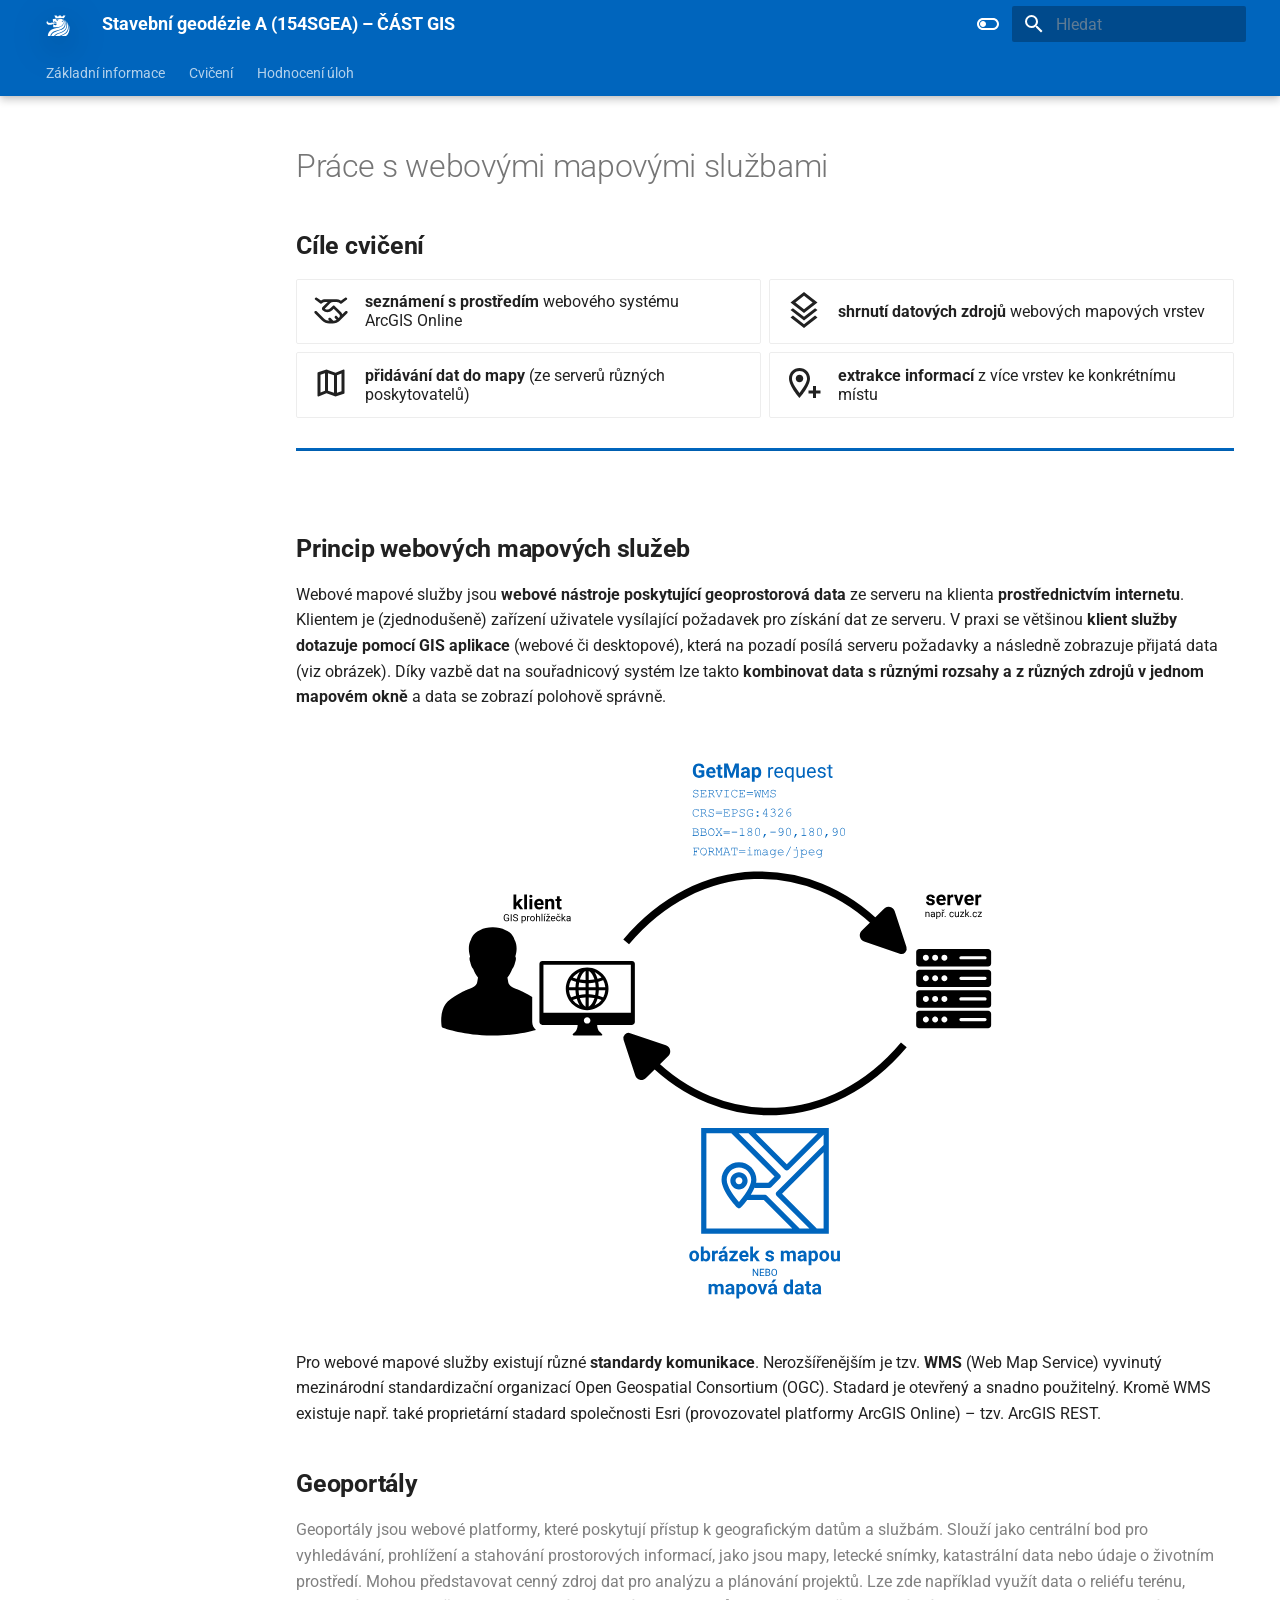
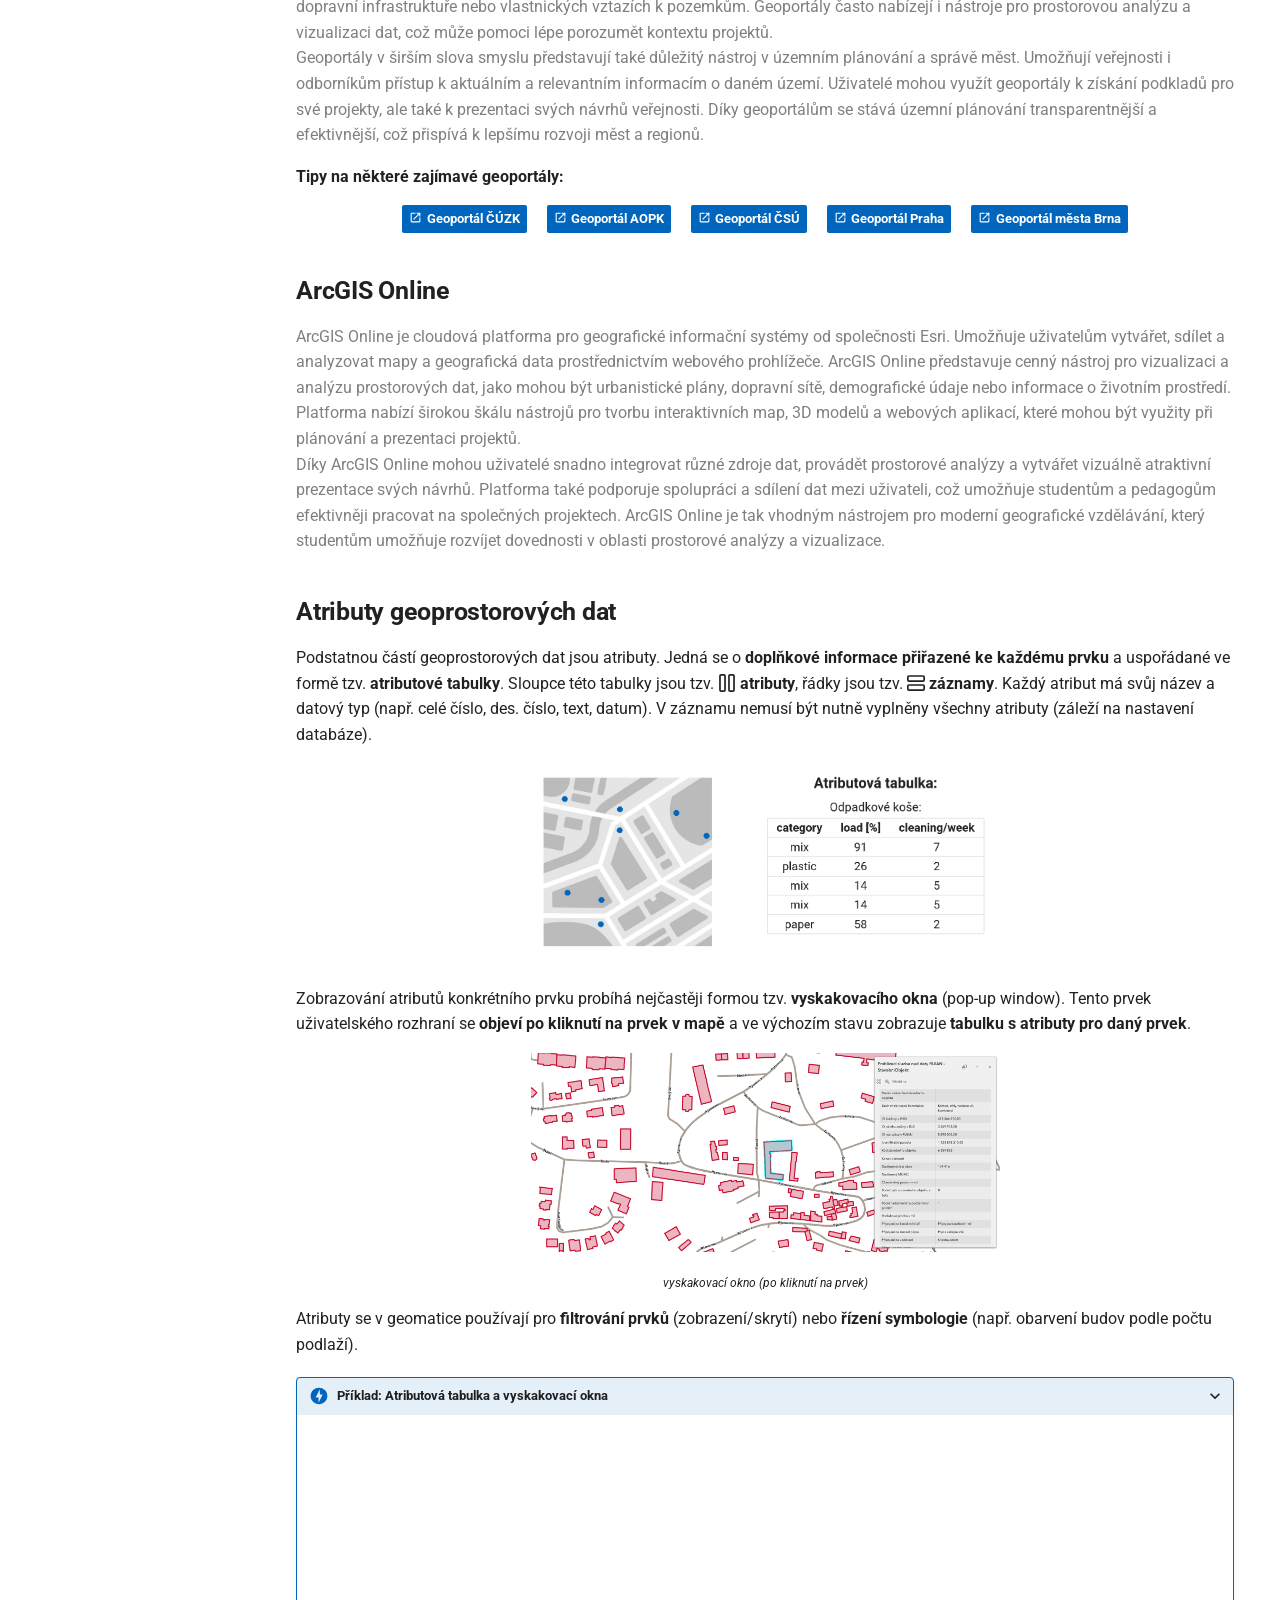
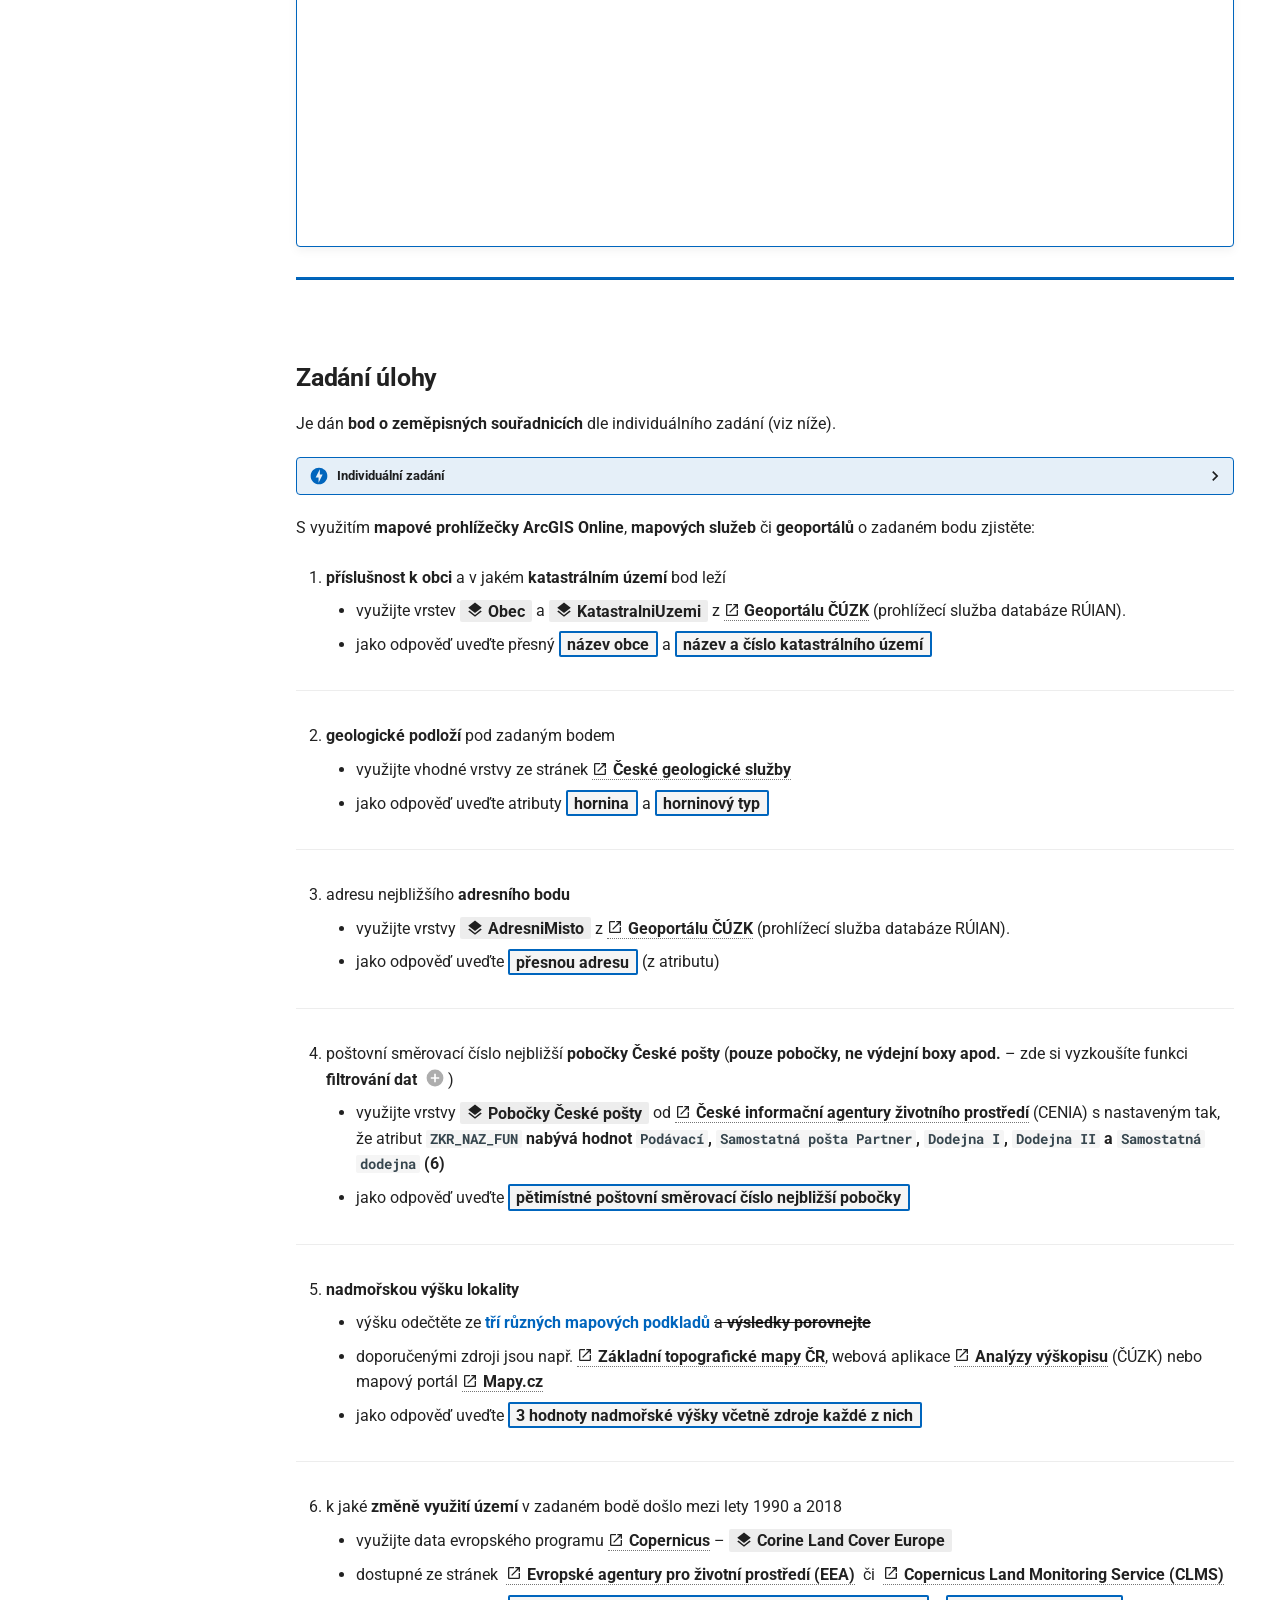
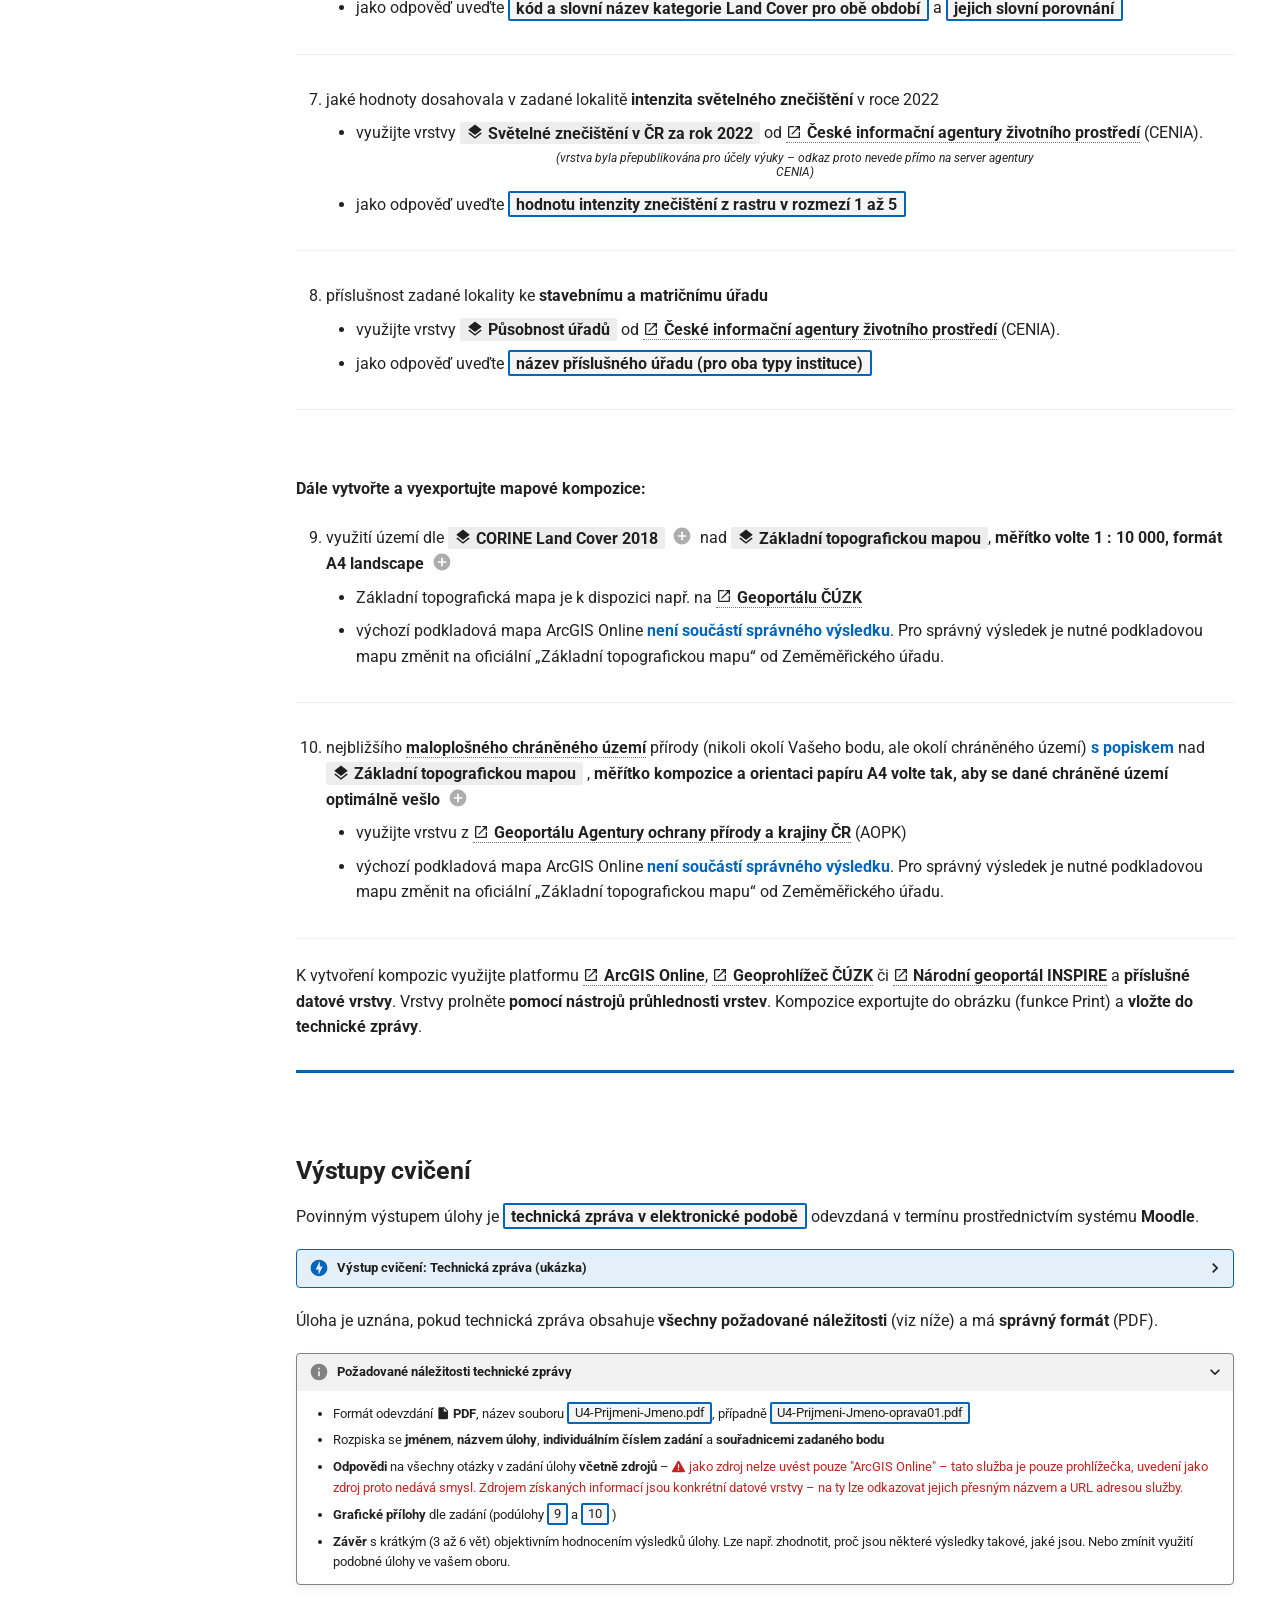
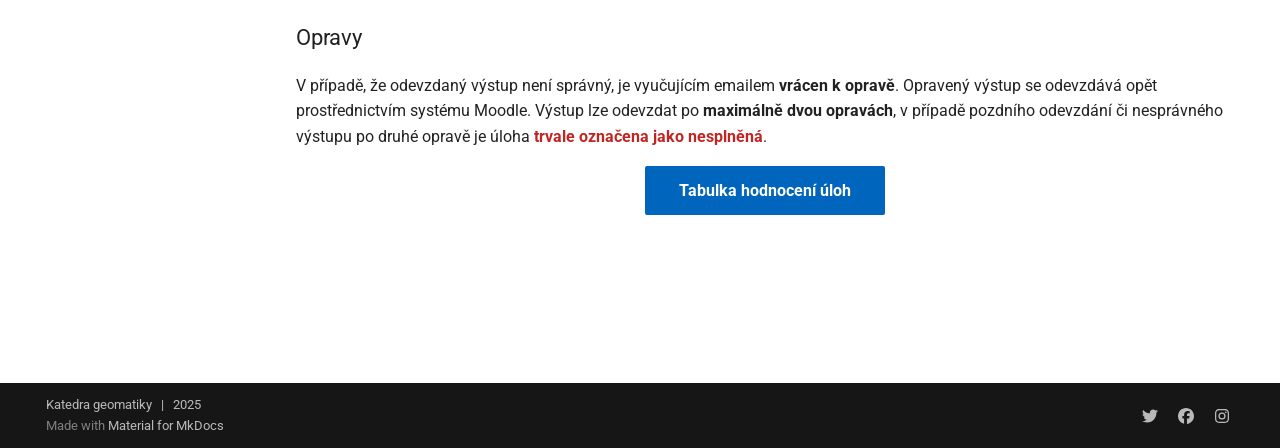
<file: cviceni/cviceni04A/index.html>
<!DOCTYPE html><html lang="cs" class="no-js"><head>
    
      <meta charset="utf-8">
      <meta name="viewport" content="width=device-width,initial-scale=1">
      
      
      
      
      
      
        
      
      
      <link rel="icon" href="../../assets/favicon.png">
      <meta name="generator" content="mkdocs-1.6.1, mkdocs-material-9.7.7">
    
    
      
        <title>Cvičení 4 - Stavební geodézie A (154SGEA) – ČÁST GIS</title>
      
    
    
      <link rel="stylesheet" href="../../assets/stylesheets/main.ec1eaa64.min.css">
      
        
        <link rel="stylesheet" href="../../assets/stylesheets/palette.ab4e12ef.min.css">
      
      

  
  
  
  
  <style>:root{--md-annotation-icon:url('data:image/svg+xml;charset=utf-8,%3Csvg%20xmlns%3D%22http%3A//www.w3.org/2000/svg%22%20viewBox%3D%220%200%2024%2024%22%3E%3Cpath%20d%3D%22M17%2013h-4v4h-2v-4H7v-2h4V7h2v4h4m-5-9A10%2010%200%200%200%202%2012a10%2010%200%200%200%2010%2010%2010%2010%200%200%200%2010-10A10%2010%200%200%200%2012%202%22/%3E%3C/svg%3E');}</style>


    
    
      
    
    
      
        
        
        <link rel="preconnect" href="https://fonts.gstatic.com" crossorigin>
        <link rel="stylesheet" href="https://fonts.googleapis.com/css?family=Roboto:300,300i,400,400i,700,700i%7CRoboto+Mono:400,400i,700,700i&amp;display=fallback">
        <style>:root{--md-text-font:"Roboto";--md-code-font:"Roboto Mono"}</style>
      
    
    
      <link rel="stylesheet" href="../../stylesheets/extra.css">
    
    <script>__md_scope=new URL("../..",location),__md_hash=e=>[...e].reduce(((e,_)=>(e<<5)-e+_.charCodeAt(0)),0),__md_get=(e,_=localStorage,t=__md_scope)=>JSON.parse(_.getItem(t.pathname+"."+e)),__md_set=(e,_,t=localStorage,a=__md_scope)=>{try{t.setItem(a.pathname+"."+e,JSON.stringify(_))}catch(e){}}</script>
    
      

    
    
  <link href="../../assets/stylesheets/glightbox.min.css" rel="stylesheet"><script src="../../assets/javascripts/glightbox.min.js"></script><style id="glightbox-style">
            html.glightbox-open { overflow: initial; height: 100%; }
            .gslide-title { margin-top: 0px; user-select: text; }
            .gslide-desc { color: #666; user-select: text; }
            .gslide-image img { background: white; }
            .gscrollbar-fixer { padding-right: 15px; }
            .gdesc-inner { font-size: 0.75rem; }
            body[data-md-color-scheme="slate"] .gdesc-inner { background: var(--md-default-bg-color); }
            body[data-md-color-scheme="slate"] .gslide-title { color: var(--md-default-fg-color); }
            body[data-md-color-scheme="slate"] .gslide-desc { color: var(--md-default-fg-color); }
        </style></head>
  
  
    
    
      
    
    
    
    
    <body dir="ltr" data-md-color-scheme="default" data-md-color-primary="custom" data-md-color-accent="custom">
  
    
    <input class="md-toggle" data-md-toggle="drawer" type="checkbox" id="__drawer" autocomplete="off">
    <input class="md-toggle" data-md-toggle="search" type="checkbox" id="__search" autocomplete="off">
    <label class="md-overlay" for="__drawer"></label>
    <div data-md-component="skip">
      
        
        <a href="#prace-s-webovymi-mapovymi-sluzbami" class="md-skip">
          Přeskočit obsah
        </a>
      
    </div>
    <div data-md-component="announce">
      
    </div>
    
    
      

  

<header class="md-header md-header--shadow md-header--lifted" data-md-component="header">
  <nav class="md-header__inner md-grid" aria-label="Záhlaví">
    <a href="../.." title="Stavební geodézie A (154SGEA) – ČÁST GIS" class="md-header__button md-logo" aria-label="Stavební geodézie A (154SGEA) – ČÁST GIS" data-md-component="logo">
      
  <img src="../../assets/favicon.svg" alt="logo">

    </a>
    <label class="md-header__button md-icon" for="__drawer">
      
      <svg xmlns="http://www.w3.org/2000/svg" viewBox="0 0 24 24"><path d="M3 6h18v2H3zm0 5h18v2H3zm0 5h18v2H3z"></path></svg>
    </label>
    <div class="md-header__title" data-md-component="header-title">
      <div class="md-header__ellipsis">
        <div class="md-header__topic">
          <span class="md-ellipsis">
            Stavební geodézie A (154SGEA) – ČÁST GIS
          </span>
        </div>
        <div class="md-header__topic" data-md-component="header-topic">
          <span class="md-ellipsis">
            
              Cvičení 4
            
          </span>
        </div>
      </div>
    </div>
    
      
        <form class="md-header__option" data-md-component="palette">
  
    
    
    
    <input class="md-option" data-md-color-media="" data-md-color-scheme="default" data-md-color-primary="custom" data-md-color-accent="custom" aria-label="Switch to dark mode" type="radio" name="__palette" id="__palette_0">
    
      <label class="md-header__button md-icon" title="Switch to dark mode" for="__palette_1" hidden>
        <svg xmlns="http://www.w3.org/2000/svg" viewBox="0 0 24 24"><path d="M17 6H7c-3.31 0-6 2.69-6 6s2.69 6 6 6h10c3.31 0 6-2.69 6-6s-2.69-6-6-6m0 10H7c-2.21 0-4-1.79-4-4s1.79-4 4-4h10c2.21 0 4 1.79 4 4s-1.79 4-4 4M7 9c-1.66 0-3 1.34-3 3s1.34 3 3 3 3-1.34 3-3-1.34-3-3-3"></path></svg>
      </label>
    
  
    
    
    
    <input class="md-option" data-md-color-media="" data-md-color-scheme="slate" data-md-color-primary="custom" data-md-color-accent="custom" aria-label="Switch to light mode" type="radio" name="__palette" id="__palette_1">
    
      <label class="md-header__button md-icon" title="Switch to light mode" for="__palette_0" hidden>
        <svg xmlns="http://www.w3.org/2000/svg" viewBox="0 0 24 24"><path d="M17 7H7a5 5 0 0 0-5 5 5 5 0 0 0 5 5h10a5 5 0 0 0 5-5 5 5 0 0 0-5-5m0 8a3 3 0 0 1-3-3 3 3 0 0 1 3-3 3 3 0 0 1 3 3 3 3 0 0 1-3 3"></path></svg>
      </label>
    
  
</form>
      
    
    
      <script>var palette=__md_get("__palette");if(palette&&palette.color){if("(prefers-color-scheme)"===palette.color.media){var media=matchMedia("(prefers-color-scheme: light)"),input=document.querySelector(media.matches?"[data-md-color-media='(prefers-color-scheme: light)']":"[data-md-color-media='(prefers-color-scheme: dark)']");palette.color.media=input.getAttribute("data-md-color-media"),palette.color.scheme=input.getAttribute("data-md-color-scheme"),palette.color.primary=input.getAttribute("data-md-color-primary"),palette.color.accent=input.getAttribute("data-md-color-accent")}for(var[key,value]of Object.entries(palette.color))document.body.setAttribute("data-md-color-"+key,value)}</script>
    
    
    
      
      
        <label class="md-header__button md-icon" for="__search">
          
          <svg xmlns="http://www.w3.org/2000/svg" viewBox="0 0 24 24"><path d="M9.5 3A6.5 6.5 0 0 1 16 9.5c0 1.61-.59 3.09-1.56 4.23l.27.27h.79l5 5-1.5 1.5-5-5v-.79l-.27-.27A6.52 6.52 0 0 1 9.5 16 6.5 6.5 0 0 1 3 9.5 6.5 6.5 0 0 1 9.5 3m0 2C7 5 5 7 5 9.5S7 14 9.5 14 14 12 14 9.5 12 5 9.5 5"></path></svg>
        </label>
        <div class="md-search" data-md-component="search" role="dialog">
  <label class="md-search__overlay" for="__search"></label>
  <div class="md-search__inner" role="search">
    <form class="md-search__form" name="search">
      <input type="text" class="md-search__input" name="query" aria-label="Hledat" placeholder="Hledat" autocapitalize="off" autocorrect="off" autocomplete="off" spellcheck="false" data-md-component="search-query" required>
      <label class="md-search__icon md-icon" for="__search">
        
        <svg xmlns="http://www.w3.org/2000/svg" viewBox="0 0 24 24"><path d="M9.5 3A6.5 6.5 0 0 1 16 9.5c0 1.61-.59 3.09-1.56 4.23l.27.27h.79l5 5-1.5 1.5-5-5v-.79l-.27-.27A6.52 6.52 0 0 1 9.5 16 6.5 6.5 0 0 1 3 9.5 6.5 6.5 0 0 1 9.5 3m0 2C7 5 5 7 5 9.5S7 14 9.5 14 14 12 14 9.5 12 5 9.5 5"></path></svg>
        
        <svg xmlns="http://www.w3.org/2000/svg" viewBox="0 0 24 24"><path d="M20 11v2H8l5.5 5.5-1.42 1.42L4.16 12l7.92-7.92L13.5 5.5 8 11z"></path></svg>
      </label>
      <nav class="md-search__options" aria-label="Vyhledávání">
        
        <button type="reset" class="md-search__icon md-icon" title="Vyčistit" aria-label="Vyčistit" tabindex="-1">
          
          <svg xmlns="http://www.w3.org/2000/svg" viewBox="0 0 24 24"><path d="M19 6.41 17.59 5 12 10.59 6.41 5 5 6.41 10.59 12 5 17.59 6.41 19 12 13.41 17.59 19 19 17.59 13.41 12z"></path></svg>
        </button>
      </nav>
      
        <div class="md-search__suggest" data-md-component="search-suggest"></div>
      
    </form>
    <div class="md-search__output">
      <div class="md-search__scrollwrap" tabindex="0" data-md-scrollfix>
        <div class="md-search-result" data-md-component="search-result">
          <div class="md-search-result__meta">
            Inicializace vyhledávání
          </div>
          <ol class="md-search-result__list" role="presentation"></ol>
        </div>
      </div>
    </div>
  </div>
</div>
      
    
    
  </nav>
  
    
      
<nav class="md-tabs" aria-label="Karty" data-md-component="tabs">
  <div class="md-grid">
    <ul class="md-tabs__list">
      
        
  
  
  
  
    <li class="md-tabs__item">
      <a href="../.." class="md-tabs__link">
        
  
  
    
  
  Základní informace

      </a>
    </li>
  

      
        
  
  
  
  
    
    
      <li class="md-tabs__item">
        <a href="../cviceni04/" class="md-tabs__link">
          
  
  
  Cvičení

        </a>
      </li>
    
  

      
        
  
  
  
  
    <li class="md-tabs__item">
      <a href="../../hodnoceni/" class="md-tabs__link">
        
  
  
    
  
  Hodnocení úloh

      </a>
    </li>
  

      
    </ul>
  </div>
</nav>
    
  
</header>
    
    <div class="md-container" data-md-component="container">
      
      
        
      
      <main class="md-main" data-md-component="main">
        <div class="md-main__inner md-grid">
          
            
              
              <div class="md-sidebar md-sidebar--primary" data-md-component="sidebar" data-md-type="navigation">
                <div class="md-sidebar__scrollwrap">
                  <div class="md-sidebar__inner">
                    


  


  

<nav class="md-nav md-nav--primary md-nav--lifted md-nav--integrated" aria-label="Navigace" data-md-level="0">
  <label class="md-nav__title" for="__drawer">
    <a href="../.." title="Stavební geodézie A (154SGEA) – ČÁST GIS" class="md-nav__button md-logo" aria-label="Stavební geodézie A (154SGEA) – ČÁST GIS" data-md-component="logo">
      
  <img src="../../assets/favicon.svg" alt="logo">

    </a>
    Stavební geodézie A (154SGEA) – ČÁST GIS
  </label>
  
  <ul class="md-nav__list" data-md-scrollfix>
    
      
      
  
  
  
  
    <li class="md-nav__item">
      <a href="../.." class="md-nav__link">
        
  
  
  <span class="md-ellipsis">
    
  
    Základní informace
  

    
  </span>
  
  

      </a>
    </li>
  

    
      
      
  
  
  
  
    
    
    
    
      
      
        
      
    
    
    <li class="md-nav__item md-nav__item--nested">
      
        
        
        <input class="md-nav__toggle md-toggle " type="checkbox" id="__nav_2">
        
          
          <label class="md-nav__link" for="__nav_2" id="__nav_2_label" tabindex="0">
            
  
  
  <span class="md-ellipsis">
    
  
    Cvičení
  

    
  </span>
  
  

            <span class="md-nav__icon md-icon"></span>
          </label>
        
        <nav class="md-nav" data-md-level="1" aria-labelledby="__nav_2_label" aria-expanded="false">
          <label class="md-nav__title" for="__nav_2">
            <span class="md-nav__icon md-icon"></span>
            
  
    Cvičení
  

          </label>
          <ul class="md-nav__list" data-md-scrollfix>
            
              
                
  
  
  
  
    <li class="md-nav__item">
      <a href="../cviceni04/" class="md-nav__link">
        
  
  
    <svg xmlns="http://www.w3.org/2000/svg" viewBox="0 0 24 24"><path d="M15 10.5a1.5 1.5 0 0 1-1.5 1.5c.84 0 1.5.67 1.5 1.5V15c0 1.11-.89 2-2 2H9v-2h4v-2h-2v-2h2V9H9V7h4c1.11 0 2 .89 2 2m4-6H5c-1.09 0-2 .9-2 2v14a2 2 0 0 0 2 2h14a2 2 0 0 0 2-2V5a2 2 0 0 0-2-2"></path></svg>
  
  <span class="md-ellipsis">
    
  
    Práce s webovými mapovými službami
  

    
  </span>
  
  

      </a>
    </li>
  

              
            
              
                
  
  
  
  
    <li class="md-nav__item">
      <a href="../cviceni05/" class="md-nav__link">
        
  
  
    <svg xmlns="http://www.w3.org/2000/svg" viewBox="0 0 24 24"><path d="M15 17h-2v-4H9V7h2v4h2V7h2m4-4H5a2 2 0 0 0-2 2v14a2 2 0 0 0 2 2h14a2 2 0 0 0 2-2V5a2 2 0 0 0-2-2"></path></svg>
  
  <span class="md-ellipsis">
    
  
    Tvorba webové mapy
  

    
  </span>
  
  

      </a>
    </li>
  

              
            
          </ul>
        </nav>
      
    </li>
  

    
      
      
  
  
  
  
    <li class="md-nav__item">
      <a href="../../hodnoceni/" class="md-nav__link">
        
  
  
  <span class="md-ellipsis">
    
  
    Hodnocení úloh
  

    
  </span>
  
  

      </a>
    </li>
  

    
  </ul>
</nav>
                  </div>
                </div>
              </div>
            
            
          
          
            <div class="md-content" data-md-component="content">
              
              <article class="md-content__inner md-typeset">
                
                  



<h1 id="prace-s-webovymi-mapovymi-sluzbami">Práce s webovými mapovými službami</h1>
<h2 id="cile-cviceni">Cíle cvičení</h2>
<div class="grid cards grid_icon_info smaller_padding">
<!-- specificky format gridu (trida "grid_icon_info") na miru uvodni strance predmetu -->
<ul>
<li>
<p><span class="twemoji xl"><svg xmlns="http://www.w3.org/2000/svg" viewBox="0 0 640 512"><!--! Font Awesome Free 7.1.0 by @fontawesome - https://fontawesome.com License - https://fontawesome.com/license/free (Icons: CC BY 4.0, Fonts: SIL OFL 1.1, Code: MIT License) Copyright 2025 Fonticons, Inc.--><path d="M598.1 75.4c10.7-7.8 13.1-22.8 5.3-33.5s-22.8-13.1-33.5-5.3l-74.5 54.2-9.9-6.6C465.8 71 442.6 64 418.9 64H215.7c-26.7 0-52.5 8.9-73.4 25.1L70.1 36.6c-10.7-7.8-25.7-5.4-33.5 5.3s-5.4 25.7 5.3 33.5l88 64c9.6 6.9 22.7 5.9 31.1-2.4l3.9-3.9c13.5-13.5 31.8-21.1 50.9-21.1h46.3l-91.7 91.7c-15.6 15.6-15.6 40.9 0 56.6l.8.8C218 308 294 308 340.9 261.1L368 234l97.8 97.8c15.6 15.6 15.6 40.9 0 56.6l-9.8 9.8-31-31c-9.4-9.4-24.6-9.4-33.9 0s-9.4 24.6 0 33.9l28 28c-17.5 10.4-37.2 16.7-57.6 18.5L313 399c-9.4-9.4-24.6-9.4-33.9 0s-9.4 24.6 0 33.9l15 15h-3.8c-36.1 0-70.7-14.3-96.2-39.8L65 279c-9.4-9.4-24.6-9.4-33.9 0s-9.4 24.6 0 33.9l129.1 129.2c34.5 34.5 81.3 53.9 130.1 53.9h51.8l1 1 1-1h5.7c48.8 0 95.6-19.4 130.1-53.9l19.9-19.9c1.2-1.2 2.3-2.3 3.4-3.5.7-.5 1.3-1.1 1.9-1.7L609 313c9.4-9.4 9.4-24.6 0-33.9s-24.6-9.4-33.9 0l-53.8 53.8c-4.2-12.8-11.3-24.9-21.5-35.1L385 183c-9.4-9.4-24.6-9.4-33.9 0L307 227.1c-26.5 26.5-68.5 28-96.7 4.6L309 133c13.4-13.4 31.6-21 50.6-21.1h59.5c14.2 0 28.1 4.2 39.9 12.1l23.7 16c8.4 5.6 19.3 5.3 27.4-.6z"></path></svg></span></p>
<p><strong>seznámení s prostředím</strong> webového systému ArcGIS&nbsp;Online</p>
</li>
<li>
<p><span class="twemoji xl"><svg xmlns="http://www.w3.org/2000/svg" viewBox="0 0 24 24"><path d="m12 16.54 7.37-5.74L21 12.07l-9 7-9-7 1.62-1.26zM12 14 3 7l9-7 9 7zm0-11.47L6.26 7 12 11.47 17.74 7zm0 18.94 7.37-5.74L21 17l-9 7-9-7 1.62-1.26z"></path></svg></span></p>
<p><strong>shrnutí datových zdrojů</strong> webových mapových vrstev</p>
</li>
<li>
<p><span class="twemoji xl"><svg xmlns="http://www.w3.org/2000/svg" viewBox="0 0 24 24"><path d="m20.5 3-.16.03L15 5.1 9 3 3.36 4.9c-.21.07-.36.25-.36.48V20.5a.5.5 0 0 0 .5.5l.16-.03L9 18.9l6 2.1 5.64-1.9c.21-.07.36-.25.36-.48V3.5a.5.5 0 0 0-.5-.5M10 5.47l4 1.4v11.66l-4-1.4zm-5 .99 3-1.01v11.7l-3 1.16zm14 11.08-3 1.01V6.86l3-1.16z"></path></svg></span></p>
<p><strong>přidávání dat do mapy</strong> (ze serverů různých poskytovatelů)</p>
</li>
<li>
<p><span class="twemoji xl"><svg xmlns="http://www.w3.org/2000/svg" viewBox="0 0 24 24"><path d="M15 17h3v-3h2v3h3v2h-3v3h-2v-3h-3zM9 6.5c1.4 0 2.5 1.1 2.5 2.5s-1.1 2.5-2.5 2.5S6.5 10.4 6.5 9 7.6 6.5 9 6.5M9 2c3.9 0 7 3.1 7 7 0 5.2-7 13-7 13S2 14.2 2 9c0-3.9 3.1-7 7-7m0 2C6.2 4 4 6.2 4 9c0 1 0 3 5 9.7C14 12 14 10 14 9c0-2.8-2.2-5-5-5"></path></svg></span></p>
<p><strong>extrakce informací</strong> z více vrstev ke konkrétnímu místu</p>
</li>
</ul>
</div>
<hr class="level-1">

<h2 id="princip-webovych-mapovych-sluzeb">Princip webových mapových služeb</h2>
<p>Webové mapové služby jsou <strong>webové nástroje poskytující geoprostorová data</strong> ze serveru na klienta <strong>prostřednictvím internetu</strong>. Klientem je (zjednodušeně) zařízení uživatele vysílající požadavek pro získání dat ze serveru. V praxi se většinou <strong>klient služby dotazuje pomocí GIS aplikace</strong> (webové či desktopové), která na pozadí posílá serveru požadavky a následně zobrazuje přijatá data (viz obrázek). Díky vazbě dat na souřadnicový systém lze takto <strong>kombinovat data s různými rozsahy a z různých zdrojů v jednom mapovém okně</strong> a data se zobrazí polohově správně.</p>
<p align="center"><a class="glightbox" data-type="image" data-width="100%" data-height="auto" href="../../assets/cviceni03/img01.svg" data-desc-position="bottom"><img alt="" class="no-filter" src="../../assets/cviceni03/img01.svg" width="700px"></a></p>
<p>Pro webové mapové služby existují různé <strong>standardy komunikace</strong>. Nerozšířenějším je tzv. <strong>WMS</strong> (Web Map Service) vyvinutý mezinárodní standardizační organizací Open Geospatial Consortium (OGC). Stadard je otevřený a snadno použitelný. Kromě WMS existuje např. také proprietární stadard společnosti Esri (provozovatel platformy ArcGIS Online) – tzv. ArcGIS REST.</p>
<h2 id="geoportaly">Geoportály</h2>
<p style="color:grey;">Geoportály jsou webové platformy, které poskytují přístup k geografickým datům a službám. Slouží jako centrální bod pro vyhledávání, prohlížení a stahování prostorových informací, jako jsou mapy, letecké snímky, katastrální data nebo údaje o životním prostředí. Mohou představovat cenný zdroj dat pro analýzu a plánování projektů. Lze zde například využít data o reliéfu terénu, dopravní infrastruktuře nebo vlastnických vztazích k pozemkům. Geoportály často nabízejí i nástroje pro prostorovou analýzu a vizualizaci dat, což může pomoci lépe porozumět kontextu projektů.<br>Geoportály v širším slova smyslu představují také důležitý nástroj v územním plánování a správě měst. Umožňují veřejnosti i odborníkům přístup k aktuálním a relevantním informacím o daném území. Uživatelé mohou využít geoportály k získání podkladů pro své projekty, ale také k prezentaci svých návrhů veřejnosti. Díky geoportálům se stává územní plánování transparentnější a efektivnější, což přispívá k lepšímu rozvoji měst a regionů.</p>
<p><strong>Tipy na některé zajímavé geoportály:</strong></p>
<p class="button_array"><a class="md-button md-button--primary button_smaller external_link_icon" href="https://geoportal.cuzk.cz/" target="_blank" title="Český úřad zeměměřický a katastrální">Geoportál ČÚZK</a>
<a class="md-button md-button--primary button_smaller external_link_icon" href="https://gis-aopkcr.opendata.arcgis.com/" target="_blank" title="Agentura přírody a krajiny">Geoportál AOPK</a>
<a class="md-button md-button--primary button_smaller external_link_icon" href="https://geodata.statistika.cz/portal/apps/sites/#/homepage" target="_blank" title="Český statistický úřad">Geoportál ČSÚ</a>
<a class="md-button md-button--primary button_smaller external_link_icon" href="https://geoportalpraha.cz/" target="_blank" title="IPR Praha">Geoportál Praha</a>
<a class="md-button md-button--primary button_smaller external_link_icon" href="https://data.brno.cz/" target="_blank" title="Magistrát města Brna">Geoportál města Brna</a></p>
<h2 id="arcgis-online">ArcGIS Online</h2>
<p style="color:grey;">ArcGIS Online je cloudová platforma pro geografické informační systémy od společnosti Esri. Umožňuje uživatelům vytvářet, sdílet a analyzovat mapy a geografická data prostřednictvím webového prohlížeče. ArcGIS Online představuje cenný nástroj pro vizualizaci a analýzu prostorových dat, jako mohou být urbanistické plány, dopravní sítě, demografické údaje nebo informace o životním prostředí. Platforma nabízí širokou škálu nástrojů pro tvorbu interaktivních map, 3D modelů a webových aplikací, které mohou být využity při plánování a prezentaci projektů. <br>Díky ArcGIS Online mohou uživatelé snadno integrovat různé zdroje dat, provádět prostorové analýzy a vytvářet vizuálně atraktivní prezentace svých návrhů. Platforma také podporuje spolupráci a sdílení dat mezi uživateli, což umožňuje studentům a pedagogům efektivněji pracovat na společných projektech. ArcGIS Online je tak vhodným nástrojem pro moderní geografické vzdělávání, který studentům umožňuje rozvíjet dovednosti v oblasti prostorové analýzy a vizualizace.</p>
<h2 id="atributy-geoprostorovych-dat">Atributy geoprostorových dat</h2>
<p>Podstatnou částí geoprostorových dat jsou atributy. Jedná se o <strong>doplňkové informace přiřazené ke každému prvku</strong> a uspořádané ve formě tzv. <strong>atributové tabulky</strong>. Sloupce této tabulky jsou tzv. <strong><span class="twemoji"><svg xmlns="http://www.w3.org/2000/svg" viewBox="0 0 16 16"><path d="M2.75 0h2.5C6.216 0 7 .784 7 1.75v12.5A1.75 1.75 0 0 1 5.25 16h-2.5A1.75 1.75 0 0 1 1 14.25V1.75C1 .784 1.784 0 2.75 0m8 0h2.5C14.216 0 15 .784 15 1.75v12.5A1.75 1.75 0 0 1 13.25 16h-2.5A1.75 1.75 0 0 1 9 14.25V1.75C9 .784 9.784 0 10.75 0M2.5 1.75v12.5c0 .138.112.25.25.25h2.5a.25.25 0 0 0 .25-.25V1.75a.25.25 0 0 0-.25-.25h-2.5a.25.25 0 0 0-.25.25m8 0v12.5c0 .138.112.25.25.25h2.5a.25.25 0 0 0 .25-.25V1.75a.25.25 0 0 0-.25-.25h-2.5a.25.25 0 0 0-.25.25"></path></svg></span> atributy</strong>, řádky jsou tzv. <strong><span class="twemoji"><svg xmlns="http://www.w3.org/2000/svg" viewBox="0 0 16 16"><path d="M16 10.75v2.5A1.75 1.75 0 0 1 14.25 15H1.75A1.75 1.75 0 0 1 0 13.25v-2.5C0 9.784.784 9 1.75 9h12.5c.966 0 1.75.784 1.75 1.75m0-8v2.5A1.75 1.75 0 0 1 14.25 7H1.75A1.75 1.75 0 0 1 0 5.25v-2.5C0 1.784.784 1 1.75 1h12.5c.966 0 1.75.784 1.75 1.75m-1.75-.25H1.75a.25.25 0 0 0-.25.25v2.5c0 .138.112.25.25.25h12.5a.25.25 0 0 0 .25-.25v-2.5a.25.25 0 0 0-.25-.25m0 8H1.75a.25.25 0 0 0-.25.25v2.5c0 .138.112.25.25.25h12.5a.25.25 0 0 0 .25-.25v-2.5a.25.25 0 0 0-.25-.25"></path></svg></span> záznamy</strong>. Každý atribut má svůj název a datový typ (např. celé číslo, des. číslo, text, datum). V záznamu nemusí být nutně vyplněny všechny atributy (záleží na nastavení databáze).</p>
<p align="center"><a class="glightbox" data-type="image" data-width="100%" data-height="auto" href="../../assets/cviceni03/img02.png" data-desc-position="bottom"><img alt="" class="no-filter" src="../../assets/cviceni03/img02.png" width="50%"></a></p>
<p>Zobrazování atributů konkrétního prvku probíhá nejčastěji formou tzv. <strong>vyskakovacího okna</strong> (pop-up window). Tento prvek uživatelského rozhraní se <strong>objeví po kliknutí na prvek v mapě</strong> a ve výchozím stavu zobrazuje <strong>tabulku s atributy pro daný prvek</strong>.</p>
<p align="center"><a class="glightbox" data-type="image" data-width="100%" data-height="auto" href="../../assets/cviceni03/img03.png" data-desc-position="bottom"><img alt="" class="no-filter" src="../../assets/cviceni03/img03.png" width="50%"></a></p>
<figcaption>vyskakovací okno (po kliknutí na prvek)</figcaption>

<p>Atributy se v geomatice používají pro <strong>filtrování prvků</strong> (zobrazení/skrytí) nebo <strong>řízení symbologie</strong> (např. obarvení budov podle počtu podlaží).</p>
<details class="task-fg-color" open="open">
<summary>Příklad: Atributová tabulka a vyskakovací okna</summary>
<p><iframe width="100%" height="400" frameborder="0" scrolling="no" marginheight="0" marginwidth="0" src="https://experience.arcgis.com/experience/0d0ade6e797e419d8e73fd28b8704c5a"></iframe></p>
</details>
<!--![](https://dummyimage.com/600x350/bde0ff/0065bd&text=atributová+tabulka+ve+spojení+s+geometrií)
style="border: .05rem solid #ededed; border-radius: .1rem;"-->

<hr class="level-1">

<h2 id="zadani-ulohy">Zadání úlohy</h2>
<p>Je dán <strong>bod o zeměpisných souřadnicích</strong> dle individuálního zadání (viz níže).</p>
<details class="task-fg-color">
<summary>Individuální zadání</summary>
<p><iframe src="https://docs.google.com/spreadsheets/d/e/2PACX-1vRxRPIWMyUuEA30Y8UhDF8f-T56L_N9MBSQeZ5eaw8GshZeA9MeO4aFCUhp3AnsT65sS3914Sjd8elH/pubhtml?gid=0&amp;single=true" width="100%" height="500" frameborder="0"></iframe></p>
</details>
<p>S využitím <strong>mapové prohlížečky ArcGIS Online</strong>, <strong>mapových služeb</strong> či <strong>geoportálů</strong> o zadaném bodu zjistěte:</p>
<div class="annotate">
<ol>
<li>
<p><strong>příslušnost k obci</strong> a v jakém <strong>katastrálním území</strong> bod leží</p>
<ul>
<li>využijte vrstev <strong class="bg"><span class="twemoji"><svg xmlns="http://www.w3.org/2000/svg" viewBox="0 0 24 24"><path d="m12 16 7.36-5.73L21 9l-9-7-9 7 1.63 1.27M12 18.54l-7.38-5.73L3 14.07l9 7 9-7-1.63-1.27z"></path></svg></span> Obec</strong> a <strong class="bg"><span class="twemoji"><svg xmlns="http://www.w3.org/2000/svg" viewBox="0 0 24 24"><path d="m12 16 7.36-5.73L21 9l-9-7-9 7 1.63 1.27M12 18.54l-7.38-5.73L3 14.07l9 7 9-7-1.63-1.27z"></path></svg></span> KatastralniUzemi</strong> z <a class="color_def underlined_dotted external_link_icon" href="https://geoportal.cuzk.cz/" target="_blank"><strong>Geoportálu ČÚZK</strong></a> (prohlížecí služba databáze RÚIAN).</li>
<li>jako odpověď uveďte přesný <strong class="outlined">název obce</strong> a <strong class="outlined">název a číslo katastrálního území</strong></li>
</ul>
</li>
</ol>
<hr>
<ol start="2">
<li>
<p><strong>geologické podloží</strong> pod zadaným bodem</p>
<ul>
<li>využijte vhodné vrstvy ze stránek <a class="color_def underlined_dotted external_link_icon" href="https://cgs.gov.cz/" target="_blank" title="Webové služby → geologie (27) → Geologická mapa 1 : 50 000 (GEOČR50)"><strong>České geologické služby</strong></a></li>
<li>jako odpověď uveďte atributy <strong class="outlined">hornina</strong> a <strong class="outlined">horninový typ</strong></li>
</ul>
</li>
</ol>
<hr>
<ol start="3">
<li>
<p>adresu nejbližšího <strong>adresního bodu</strong></p>
<ul>
<li>využijte vrstvy <strong class="bg"><span class="twemoji"><svg xmlns="http://www.w3.org/2000/svg" viewBox="0 0 24 24"><path d="m12 16 7.36-5.73L21 9l-9-7-9 7 1.63 1.27M12 18.54l-7.38-5.73L3 14.07l9 7 9-7-1.63-1.27z"></path></svg></span> AdresniMisto</strong> z <a class="color_def underlined_dotted external_link_icon" href="https://geoportal.cuzk.cz/" target="_blank"><strong>Geoportálu ČÚZK</strong></a> (prohlížecí služba databáze RÚIAN).</li>
<li>jako odpověď uveďte <strong class="outlined">přesnou adresu</strong> (z atributu)</li>
</ul>
</li>
</ol>
<hr>
<ol start="4">
<li>
<p>poštovní směrovací číslo nejbližší <strong>pobočky České pošty</strong> (<strong>pouze pobočky, ne výdejní boxy apod.</strong> – zde si vyzkoušíte funkci <strong>filtrování dat</strong> <strong title="funkce Filter data">(5)</strong>)</p>
<ul>
<li>využijte vrstvy <strong class="bg"><span class="twemoji"><svg xmlns="http://www.w3.org/2000/svg" viewBox="0 0 24 24"><path d="m12 16 7.36-5.73L21 9l-9-7-9 7 1.63 1.27M12 18.54l-7.38-5.73L3 14.07l9 7 9-7-1.63-1.27z"></path></svg></span> Pobočky České pošty</strong> od <a class="color_def underlined_dotted external_link_icon" href="https://gis.cenia.cz/geoserver/pobocky_ceske_posty/wfs?SERVICE=WFS&amp;request=GETCapabilities" target="_blank" title="adresu odkazu lze přímo použít jako mapovou vrstvu"><strong>České informační agentury životního prostředí</strong></a> (CENIA) s nastaveným tak, že atribut <strong><code>ZKR_NAZ_FUN</code> nabývá hodnot <code>Podávací</code>, <code>Samostatná pošta Partner</code>, <code>Dodejna I</code>, <code>Dodejna II</code> a <code>Samostatná dodejna</code></strong> <strong title="ukázka použití filtru nad vrstvou">(6)</strong></li>
<li>jako odpověď uveďte <strong class="outlined">pětimístné poštovní směrovací číslo nejbližší pobočky</strong> </li>
</ul>
</li>
</ol>
<hr>
<ol start="5">
<li>
<p><strong>nadmořskou výšku lokality</strong></p>
<ul>
<li>výšku odečtěte ze <strong class="primary_color">tří různých mapových podkladů</strong> <del>a <strong>výsledky porovnejte</strong></del></li>
<li>doporučenými zdroji jsou např. 
<a class="color_def underlined_dotted external_link_icon" href="https://ags.cuzk.cz/geoprohlizec/" target="_blank" title="obsahují vrstevnice s popisy výšky"><strong>Základní topografické mapy ČR</strong></a>, webová aplikace 
<a class="color_def underlined_dotted external_link_icon" href="https://ags.cuzk.cz/av/" target="_blank" title="režim Výpis souřadnic bodu"><strong>Analýzy výškopisu</strong></a> 
(ČÚZK) nebo mapový portál 
<a class="color_def underlined_dotted external_link_icon" href="https://mapy.cz/" target="_blank" title="funkce Měření → Výškový profil"><strong>Mapy.cz</strong></a></li>
<li>jako odpověď uveďte <strong class="outlined">3 hodnoty nadmořské výšky včetně zdroje každé z nich</strong></li>
</ul>
</li>
</ol>
<hr>
<ol start="6">
<li>
<p>k jaké <strong>změně využití území</strong> v zadaném bodě došlo mezi lety 1990 a 2018</p>
<ul>
<li>využijte data evropského programu <a class="color_def underlined_dotted external_link_icon" href="https://www.copernicus.eu/cs" target="_blank" title="program EU pro družicové pozorování Země v zájmu obecného užitku všech občanů"><strong>Copernicus</strong></a> – <strong class="bg color_def" target="_blank"><span class="twemoji"><svg xmlns="http://www.w3.org/2000/svg" viewBox="0 0 24 24"><path d="m12 16 7.36-5.73L21 9l-9-7-9 7 1.63 1.27M12 18.54l-7.38-5.73L3 14.07l9 7 9-7-1.63-1.27z"></path></svg></span> Corine Land Cover Europe</strong></li>
<li>dostupné ze stránek &nbsp;<a class="color_def underlined_dotted external_link_icon" href="https://land.copernicus.eu/en/products/corine-land-cover?tab=main" target="_blank"><strong>Evropské agentury pro životní prostředí (EEA)</strong></a>&nbsp; či &nbsp;<a class="color_def underlined_dotted external_link_icon" href="https://www.eea.europa.eu/en/datahub/datahubitem-view/a5144888-ee2a-4e5d-a7b0-2bbf21656348" target="_blank"><strong>Copernicus Land Monitoring Service (CLMS)</strong></a></li>
<li>jako odpověď uveďte <strong class="outlined">kód a slovní název kategorie Land Cover pro obě období</strong> a <strong class="outlined">jejich slovní porovnání</strong></li>
</ul>
</li>
</ol>
<hr>
<!--
7. ~~zda dochází v lokalitě k překročení hodnoty 20 µg/m³ u roční průměrné koncentrace suspendovaných prachových částic PM10 a jakých hodnot v ng/m³ dosahují roční průměrné koncentrace benzoapyrenu (použijte službu III_5_7_8_CHMU_ovzdusi z ArcGIS Online, vrstva ČHMÚ ovzduší – Koncentrace látek znečišťujících ovzduší v gridu 1x1 km, rok 2019)~~

    - ~~využijte vrstvy od [__České informační agentury životního prostředí__](https://gis.cenia.cz/geoserver/chmu_ovzdusi/wfs?SERVICE=WFS&request=GETCapabilities "adresu odkazu lze přímo použít jako mapovou vrstvu"){.color_def .underlined_dotted .external_link_icon target="_blank"} (CENIA).~~

---
-->
<ol start="7">
<li>
<p>jaké hodnoty dosahovala v zadané lokalitě <strong>intenzita světelného znečištění</strong> v roce 2022</p>
<ul>
<li>využijte vrstvy <strong class="bg"><span class="twemoji"><svg xmlns="http://www.w3.org/2000/svg" viewBox="0 0 24 24"><path d="m12 16 7.36-5.73L21 9l-9-7-9 7 1.63 1.27M12 18.54l-7.38-5.73L3 14.07l9 7 9-7-1.63-1.27z"></path></svg></span> Světelné znečištění v ČR za rok 2022</strong> od <a class="color_def underlined_dotted external_link_icon" href="https://tiledimageservices2.arcgis.com/LlQJoYHf9cwrM7NJ/arcgis/rest/services/raster01_final3crf/ImageServer" target="_blank" title="adresu odkazu lze přímo použít jako mapovou vrstvu"><strong>České informační agentury životního prostředí</strong></a> (CENIA). <figcaption>(vrstva byla přepublikována pro účely výuky – odkaz proto nevede přímo na server agentury CENIA)</figcaption></li>
<li>jako odpověď uveďte <strong class="outlined">hodnotu intenzity znečištění z rastru v rozmezí 1 až 5</strong></li>
</ul>
<!--  Puvodni vrstva ZDE: https://gis.cenia.cz/geoserver/svetelne_znecisteni/wms?service=WMS&request=GetCapabilities  -->
</li>
</ol>
<hr>
<ol start="8">
<li>
<p>příslušnost zadané lokality ke <strong>stavebnímu a matričnímu úřadu</strong></p>
<ul>
<li>využijte vrstvy <strong class="bg"><span class="twemoji"><svg xmlns="http://www.w3.org/2000/svg" viewBox="0 0 24 24"><path d="m12 16 7.36-5.73L21 9l-9-7-9 7 1.63 1.27M12 18.54l-7.38-5.73L3 14.07l9 7 9-7-1.63-1.27z"></path></svg></span> Působnost úřadů</strong> od <a class="color_def underlined_dotted external_link_icon" href="https://gis.cenia.cz/geoserver/pusobnost_uradu/wfs?SERVICE=WFS&amp;request=GETCapabilities" target="_blank" title="adresu odkazu lze přímo použít jako mapovou vrstvu"><strong>České informační agentury životního prostředí</strong></a> (CENIA).</li>
<li>jako odpověď uveďte <strong class="outlined">název příslušného úřadu (pro oba typy instituce)</strong></li>
</ul>
</li>
</ol>
<hr>
<!--
DALŠÍ TIPY (nalezeno na Cenii):

Světelné znečištění: https://gis.cenia.cz/geoserver/svetelne_znecisteni/wms?service=WMS&request=GetCapabilities
Úřady: https://gis.cenia.cz/geoserver/pusobnost_uradu/wms?service=WMS&request=GetCapabilities
Školy a školská zařízení: https://gis.cenia.cz/geoserver/skoly/wms?service=WMS&request=GetCapabilities
Pobočky České pošty (je tam problém, že to bere i Pošta Partner, Balíkovny a jiná místa): https://gis.cenia.cz/geoserver/pobocky_ceske_posty/wms?service=WMS&request=GetCapabilities
Ovzduší: https://gis.cenia.cz/geoserver/chmu_ovzdusi/wms?service=WMS&request=GetCapabilities

Další zajímavé vrstvy zde (ale mám problém s popupem!): https://gis.cenia.cz/geoserver/ows?service=WMS&version=1.3.0&request=GetCapabilities

ALE POZOR! VSECHNY TY VRSTVY MAJI I WFS A TA FUNGUJE!!!
STACI PREPSAT NA: https://gis.cenia.cz/geoserver/pobocky_ceske_posty/wfs?SERVICE=WFS&request=GETCapabilities
WFS jede v AGOLu i v Geoprohlizeci (paradoxne v Procku to ma trochu problemy)

zde zajimava informace o WMS: https://community.esri.com/t5/arcgis-api-for-silverlight-questions/direct-link-to-wms-sub-layer/td-p/171686

-->
<p>&nbsp;</p>
<p><strong>Dále vytvořte a vyexportujte mapové kompozice:</strong></p>
<!-- div je zde kvuli anotacim -->
<ol start="9">
<li>
<p>využití území dle <strong class="bg"><span class="twemoji"><svg xmlns="http://www.w3.org/2000/svg" viewBox="0 0 24 24"><path d="m12 16 7.36-5.73L21 9l-9-7-9 7 1.63 1.27M12 18.54l-7.38-5.73L3 14.07l9 7 9-7-1.63-1.27z"></path></svg></span> CORINE Land Cover 2018</strong> <strong title="legenda Corine Land Cover">(3)</strong> nad <strong class="bg"><span class="twemoji"><svg xmlns="http://www.w3.org/2000/svg" viewBox="0 0 24 24"><path d="m12 16 7.36-5.73L21 9l-9-7-9 7 1.63 1.27M12 18.54l-7.38-5.73L3 14.07l9 7 9-7-1.63-1.27z"></path></svg></span> Základní topografickou mapou</strong>, <strong>měřítko volte 1 : 10 000, formát A4 landscape</strong> <strong title="ukázka řešení">(1)</strong></p>
<ul>
<li>Základní topografická mapa je k dispozici např. na <a class="color_def underlined_dotted external_link_icon" href="https://geoportal.cuzk.cz/" target="_blank" title="Služby → Prohlížecí → Esri ArcGIS Server (nebo WMS)"><strong>Geoportálu ČÚZK</strong></a></li>
<li>výchozí podkladová mapa ArcGIS Online <strong class="primary_color">není součástí správného výsledku</strong>. Pro správný výsledek je nutné podkladovou mapu změnit na oficiální „Základní topografickou mapu“ od Zeměměřického úřadu.</li>
</ul>
</li>
</ol>
<hr>
<ol start="10">
<li>
<p>nejbližšího <strong class="underlined_dotted" title="přír. památka, přír. rezervace, nár. přír. památka, nár. přír. rezervace">maloplošného chráněného území</strong> přírody (nikoli okolí Vašeho bodu, ale okolí chráněného území) <strong class="primary_color">s popiskem</strong> nad <strong class="bg"><span class="twemoji"><svg xmlns="http://www.w3.org/2000/svg" viewBox="0 0 24 24"><path d="m12 16 7.36-5.73L21 9l-9-7-9 7 1.63 1.27M12 18.54l-7.38-5.73L3 14.07l9 7 9-7-1.63-1.27z"></path></svg></span> Základní topografickou mapou</strong> , <strong>měřítko kompozice a orientaci papíru A4 volte tak, aby se dané chráněné území optimálně vešlo</strong> <strong title="ukázka řešení">(2)</strong></p>
<ul>
<li>využijte vrstvu z <a class="color_def underlined_dotted external_link_icon" href="https://gis-aopkcr.opendata.arcgis.com/" target="_blank"><strong>Geoportálu Agentury ochrany přírody a krajiny ČR</strong></a> (AOPK)</li>
<li>výchozí podkladová mapa ArcGIS Online <strong class="primary_color">není součástí správného výsledku</strong>. Pro správný výsledek je nutné podkladovou mapu změnit na oficiální „Základní topografickou mapu“ od Zeměměřického úřadu.</li>
</ul>
</li>
</ol>
</div>
<ol>
<li><a class="glightbox" data-type="image" data-width="100%" data-height="auto" href="../../assets/cviceni03/map_01.png" data-desc-position="bottom"><img alt="" class="no-filter" src="../../assets/cviceni03/map_01.png" width="700px"></a> vytvořeno nástrojem Print v ArcGIS Online</li>
<li><a class="glightbox" data-type="image" data-width="100%" data-height="auto" href="../../assets/cviceni03/map_02.png" data-desc-position="bottom"><img alt="" class="no-filter" src="../../assets/cviceni03/map_02.png" width="700px"></a> vytvořeno nástrojem Print v ArcGIS Online</li>
<li>
<p><a class="glightbox" data-type="image" data-width="100%" data-height="auto" href="../../assets/cviceni03/CLC_legenda.png" data-desc-position="bottom"><img alt="" class="no-filter" src="../../assets/cviceni03/CLC_legenda.png" width="900px"></a> legenda k datům Corine Land Cover</p>
</li>
<li>
<p><a class="glightbox" data-type="image" data-width="100%" data-height="auto" href="../../assets/cviceni03/filter.png" data-desc-position="bottom"><img alt="" class="no-filter" src="../../assets/cviceni03/filter.png" width="700px"></a> funkce pro filtrování dat </p>
</li>
<li><a class="glightbox" data-type="image" data-width="100%" data-height="auto" href="../../assets/cviceni03/filtr_posty.png" data-desc-position="bottom"><img alt="" class="no-filter" src="../../assets/cviceni03/filtr_posty.png" width="700px"></a> nastavení filtru</li>
</ol>
<hr>
<p>K vytvoření kompozic využijte platformu 
<a class="color_def underlined_dotted external_link_icon" href="https://www.arcgis.com/" target="_blank" title="pouze v ArcGIS Online lze nastavit přesné měřítko"><strong>ArcGIS Online</strong></a>, 
<a class="color_def underlined_dotted external_link_icon" href="https://ags.cuzk.cz/geoprohlizec/" target="_blank"><strong>Geoprohlížeč ČÚZK</strong></a> či 
<a class="color_def underlined_dotted external_link_icon" href="https://geoportal.gov.cz/web/guest/about-inspire" target="_blank"><strong>Národní geoportál INSPIRE</strong></a> 
a <strong>příslušné datové vrstvy</strong>. Vrstvy prolněte <strong>pomocí nástrojů průhlednosti vrstev</strong>. Kompozice exportujte do obrázku (funkce Print) a <strong>vložte do technické zprávy</strong>.</p>
<hr class="level-1">

<h2 id="vystupy-cviceni">Výstupy cvičení</h2>
<p>Povinným výstupem úlohy je <strong class="outlined">technická zpráva v elektronické podobě</strong> odevzdaná v termínu prostřednictvím systému <strong>Moodle</strong>.</p>
<details class="task-fg-color">
<summary>Výstup cvičení: Technická zpráva (ukázka)</summary>
<p class="custom_height"><iframe src="https://drive.google.com/file/d/1ZqcjTFb2wTY1slDzBp9NWATWiMmgRROJ/preview" width="100%" height="100%" style="border:0;"></iframe></p>
</details>
<style>
    .custom_height{height:80vw;}
</style>

<p>Úloha je uznána, pokud technická zpráva obsahuje <strong>všechny požadované náležitosti</strong> (viz níže) a má <strong>správný formát</strong> (PDF).</p>
<details class="note-grey" open="open">
<summary>Požadované náležitosti technické zprávy</summary>
<ul>
<li>Formát odevzdání <strong><span class="twemoji"><svg xmlns="http://www.w3.org/2000/svg" viewBox="0 0 24 24"><path d="M13 9V3.5L18.5 9M6 2c-1.11 0-2 .89-2 2v16a2 2 0 0 0 2 2h12a2 2 0 0 0 2-2V8l-6-6z"></path></svg></span> PDF</strong>, název souboru <strong class="no-dec outlined">U4-Prijmeni-Jmeno.pdf</strong>, případně <strong class="no-dec outlined">U4-Prijmeni-Jmeno-oprava01.pdf</strong></li>
<li>Rozpiska se <strong>jménem</strong>, <strong>názvem úlohy</strong>, <strong>individuálním číslem zadání</strong> a <strong>souřadnicemi zadaného bodu</strong></li>
<li><strong>Odpovědi</strong> na všechny otázky v zadání úlohy <strong>včetně zdrojů</strong> – <strong class="icon-exclm no-dec" style="color:#c22521;">jako zdroj nelze uvést pouze "ArcGIS Online" – tato služba je pouze prohlížečka, uvedení jako zdroj proto nedává smysl. Zdrojem získaných informací jsou konkrétní datové vrstvy – na ty lze odkazovat jejich přesným názvem a URL adresou služby.</strong></li>
<li><strong>Grafické přílohy</strong> dle zadání (podúlohy <strong class="no-dec outlined">9</strong> a <strong class="no-dec outlined">10</strong> )</li>
<li><strong>Závěr</strong> s krátkým (3 až 6 vět) objektivním hodnocením výsledků úlohy. Lze např. zhodnotit, proč jsou některé výsledky takové, jaké jsou. Nebo zmínit využití podobné úlohy ve vašem oboru.</li>
</ul>
</details>
<h3 id="opravy">Opravy</h3>
<p>V případě, že odevzdaný výstup není správný, je vyučujícím emailem <strong>vrácen k opravě</strong>. Opravený výstup se odevzdává opět prostřednictvím systému Moodle. Výstup lze odevzdat po <strong>maximálně dvou opravách</strong>, v případě pozdního odevzdání či nesprávného výstupu po druhé opravě je úloha <strong style="color:#c22521;">trvale označena jako nesplněná</strong>.</p>
<p align="center"><a class="md-button md-button--primary" href="../../hodnoceni/">Tabulka hodnocení úloh</a></p>
<p><br><br><br><br><br></p>
<!--
<style>
    .underlined_dotted {border-bottom: .05rem dotted var(--md-default-fg-color--light);}
    .color_def {color:var(--md-default-fg-color) !important;}
    .no-wrap {white-space: nowrap;}
    .bg {border-radius: .1rem;  background-color: var(--md-default-fg-color--lightest);  padding:.1em .4em; white-space: nowrap;}
</style>
-->







  
  






                
              </article>
            </div>
          
          
  <script>var tabs=__md_get("__tabs");if(Array.isArray(tabs))e:for(var set of document.querySelectorAll(".tabbed-set")){var labels=set.querySelector(".tabbed-labels");for(var tab of tabs)for(var label of labels.getElementsByTagName("label"))if(label.innerText.trim()===tab){var input=document.getElementById(label.htmlFor);input.checked=!0;continue e}}</script>

<script>var target=document.getElementById(location.hash.slice(1));target&&target.name&&(target.checked=target.name.startsWith("__tabbed_"))</script>
        </div>
        
          <button type="button" class="md-top md-icon" data-md-component="top" hidden>
  
  <svg xmlns="http://www.w3.org/2000/svg" viewBox="0 0 24 24"><path d="M13 20h-2V8l-5.5 5.5-1.42-1.42L12 4.16l7.92 7.92-1.42 1.42L13 8z"></path></svg>
  Zpět na začátek
</button>
        
      </main>
      
        <footer class="md-footer">
  
  <div class="md-footer-meta md-typeset">
    <div class="md-footer-meta__inner md-grid">
      <div class="md-copyright">
  
    <div class="md-copyright__highlight">
      <a href="https://geomatics.fsv.cvut.cz" target="_blank">Katedra geomatiky</a>&nbsp;&nbsp;&nbsp;|&nbsp;&nbsp;&nbsp;2025
    </div>
  
  
    Made with
    <a href="https://squidfunk.github.io/mkdocs-material/" target="_blank" rel="noopener">
      Material for MkDocs
    </a>
  
</div>
      
        
<div class="md-social">
  
    
    
    
    
      
      
    
    <a href="https://twitter.com/CTUGeomatics" target="_blank" rel="noopener" title="twitter.com" class="md-social__link">
      <svg xmlns="http://www.w3.org/2000/svg" viewBox="0 0 512 512"><!--! Font Awesome Free 7.1.0 by @fontawesome - https://fontawesome.com License - https://fontawesome.com/license/free (Icons: CC BY 4.0, Fonts: SIL OFL 1.1, Code: MIT License) Copyright 2025 Fonticons, Inc.--><path d="M459.4 151.7c.3 4.5.3 9.1.3 13.6 0 138.7-105.6 298.6-298.6 298.6-59.5 0-114.7-17.2-161.1-47.1 8.4 1 16.6 1.3 25.3 1.3 49.1 0 94.2-16.6 130.3-44.8-46.1-1-84.8-31.2-98.1-72.8 6.5 1 13 1.6 19.8 1.6 9.4 0 18.8-1.3 27.6-3.6-48.1-9.7-84.1-52-84.1-103v-1.3c14 7.8 30.2 12.7 47.4 13.3-28.3-18.8-46.8-51-46.8-87.4 0-19.5 5.2-37.4 14.3-53C87.4 130.8 165 172.4 252.1 176.9c-1.6-7.8-2.6-15.9-2.6-24C249.5 95.1 296.3 48 354.4 48c30.2 0 57.5 12.7 76.7 33.1 23.7-4.5 46.5-13.3 66.6-25.3-7.8 24.4-24.4 44.8-46.1 57.8 21.1-2.3 41.6-8.1 60.4-16.2-14.3 20.8-32.2 39.3-52.6 54.3"></path></svg>
    </a>
  
    
    
    
    
      
      
    
    <a href="https://www.facebook.com/geomatics.ctu" target="_blank" rel="noopener" title="www.facebook.com" class="md-social__link">
      <svg xmlns="http://www.w3.org/2000/svg" viewBox="0 0 512 512"><!--! Font Awesome Free 7.1.0 by @fontawesome - https://fontawesome.com License - https://fontawesome.com/license/free (Icons: CC BY 4.0, Fonts: SIL OFL 1.1, Code: MIT License) Copyright 2025 Fonticons, Inc.--><path d="M512 256C512 114.6 397.4 0 256 0S0 114.6 0 256c0 120 82.7 220.8 194.2 248.5V334.2h-52.8V256h52.8v-33.7c0-87.1 39.4-127.5 125-127.5 16.2 0 44.2 3.2 55.7 6.4V172c-6-.6-16.5-1-29.6-1-42 0-58.2 15.9-58.2 57.2V256h83.6l-14.4 78.2H287v175.9C413.8 494.8 512 386.9 512 256"></path></svg>
    </a>
  
    
    
    
    
      
      
    
    <a href="https://www.instagram.com/geomatics.ctu" target="_blank" rel="noopener" title="www.instagram.com" class="md-social__link">
      <svg xmlns="http://www.w3.org/2000/svg" viewBox="0 0 448 512"><!--! Font Awesome Free 7.1.0 by @fontawesome - https://fontawesome.com License - https://fontawesome.com/license/free (Icons: CC BY 4.0, Fonts: SIL OFL 1.1, Code: MIT License) Copyright 2025 Fonticons, Inc.--><path d="M224.3 141a115 115 0 1 0-.6 230 115 115 0 1 0 .6-230m-.6 40.4a74.6 74.6 0 1 1 .6 149.2 74.6 74.6 0 1 1-.6-149.2m93.4-45.1a26.8 26.8 0 1 1 53.6 0 26.8 26.8 0 1 1-53.6 0m129.7 27.2c-1.7-35.9-9.9-67.7-36.2-93.9-26.2-26.2-58-34.4-93.9-36.2-37-2.1-147.9-2.1-184.9 0-35.8 1.7-67.6 9.9-93.9 36.1s-34.4 58-36.2 93.9c-2.1 37-2.1 147.9 0 184.9 1.7 35.9 9.9 67.7 36.2 93.9s58 34.4 93.9 36.2c37 2.1 147.9 2.1 184.9 0 35.9-1.7 67.7-9.9 93.9-36.2 26.2-26.2 34.4-58 36.2-93.9 2.1-37 2.1-147.8 0-184.8M399 388c-7.8 19.6-22.9 34.7-42.6 42.6-29.5 11.7-99.5 9-132.1 9s-102.7 2.6-132.1-9c-19.6-7.8-34.7-22.9-42.6-42.6-11.7-29.5-9-99.5-9-132.1s-2.6-102.7 9-132.1c7.8-19.6 22.9-34.7 42.6-42.6 29.5-11.7 99.5-9 132.1-9s102.7-2.6 132.1 9c19.6 7.8 34.7 22.9 42.6 42.6 11.7 29.5 9 99.5 9 132.1s2.7 102.7-9 132.1"></path></svg>
    </a>
  
</div>
      
    </div>
  </div>
</footer>
      
    </div>
    <div class="md-dialog" data-md-component="dialog">
      <div class="md-dialog__inner md-typeset"></div>
    </div>
    
    
    
      
      
      <script id="__config" type="application/json">{"annotate": null, "base": "../..", "features": ["navigation.tabs", "navigation.tabs.sticky", "navigation.sections", "toc.integrate", "navigation.top", "search.suggest", "search.highlight", "content.tabs.link", "content.code.annotation", "content.code.copy", "content.tooltips"], "search": "../../assets/javascripts/workers/search.2c215733.min.js", "tags": null, "translations": {"clipboard.copied": "Zkop\u00edrov\u00e1no do schr\u00e1nky", "clipboard.copy": "Kop\u00edrovat do schr\u00e1nky", "search.result.more.one": "1 dal\u0161\u00ed na t\u00e9to str\u00e1nce", "search.result.more.other": "# v\u00edce na t\u00e9to str\u00e1nce", "search.result.none": "Nenalezeny \u017e\u00e1dn\u00e9 dokumenty", "search.result.one": "Nalezen\u00fd dokument: 1", "search.result.other": "Nalezen\u00e9 dokumenty: #", "search.result.placeholder": "Pi\u0161te co se m\u00e1 vyhledat", "search.result.term.missing": "Chyb\u011bj\u00edc\u00ed", "select.version": "Vyberte verzi"}, "version": null}</script>
    
    
      <script src="../../assets/javascripts/bundle.d7400e89.min.js"></script>
      
    
  
<script id="init-glightbox">const lightbox = GLightbox({"touchNavigation": true, "loop": false, "zoomable": true, "draggable": true, "openEffect": "zoom", "closeEffect": "zoom", "slideEffect": "slide"});
document$.subscribe(()=>{ lightbox.reload(); });
</script></body></html>
</file>
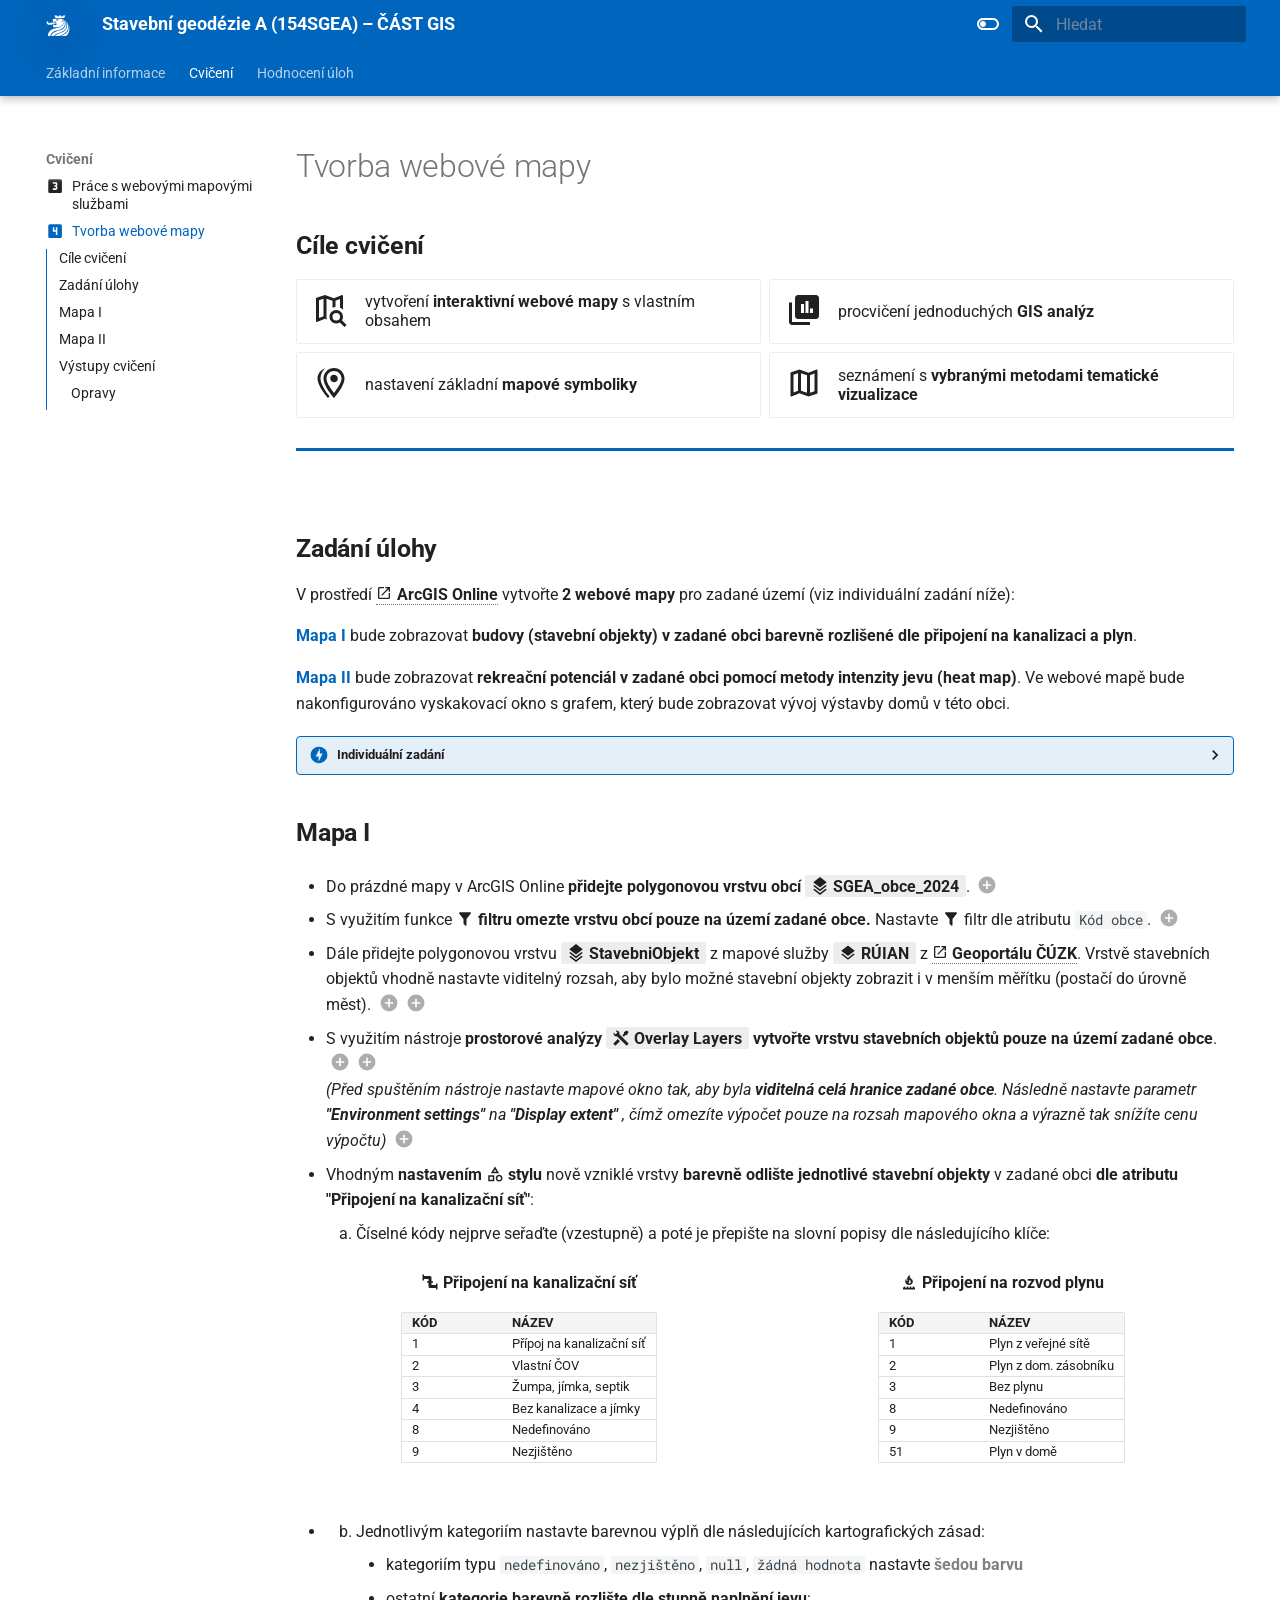
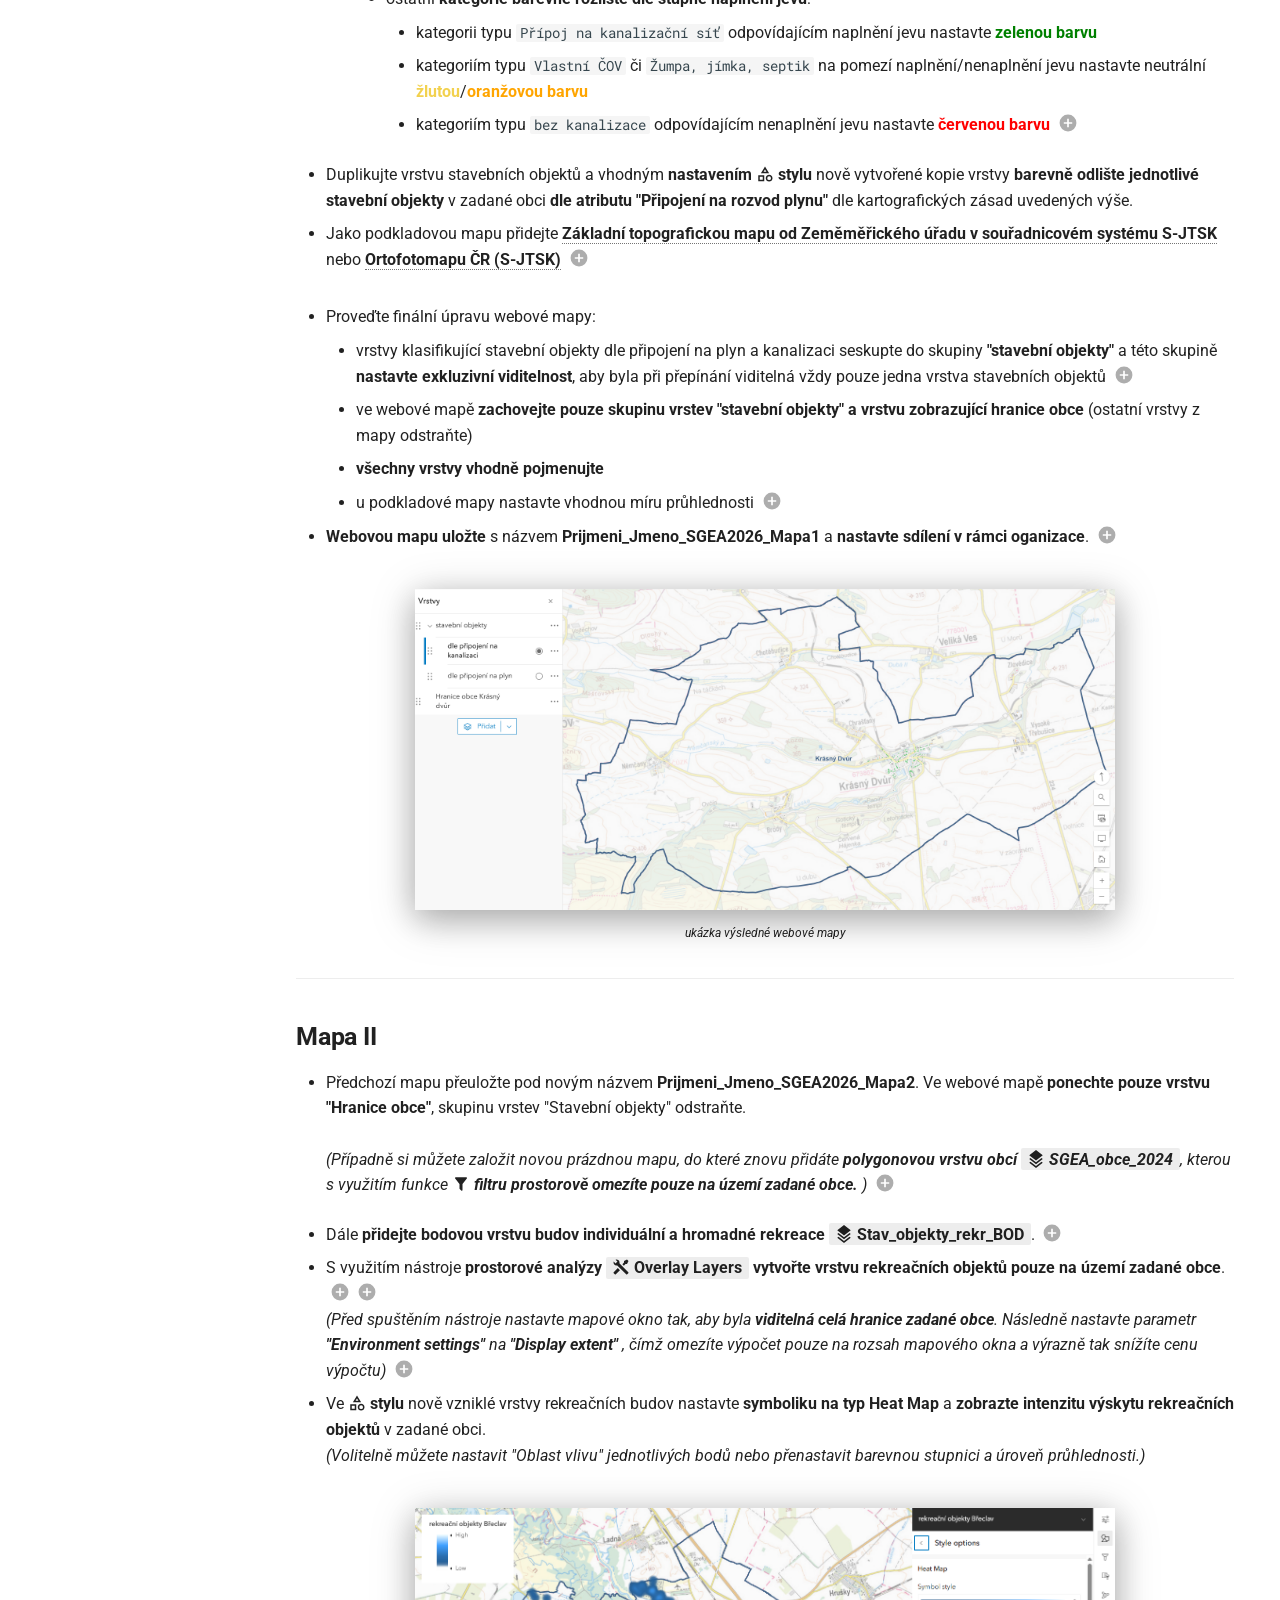
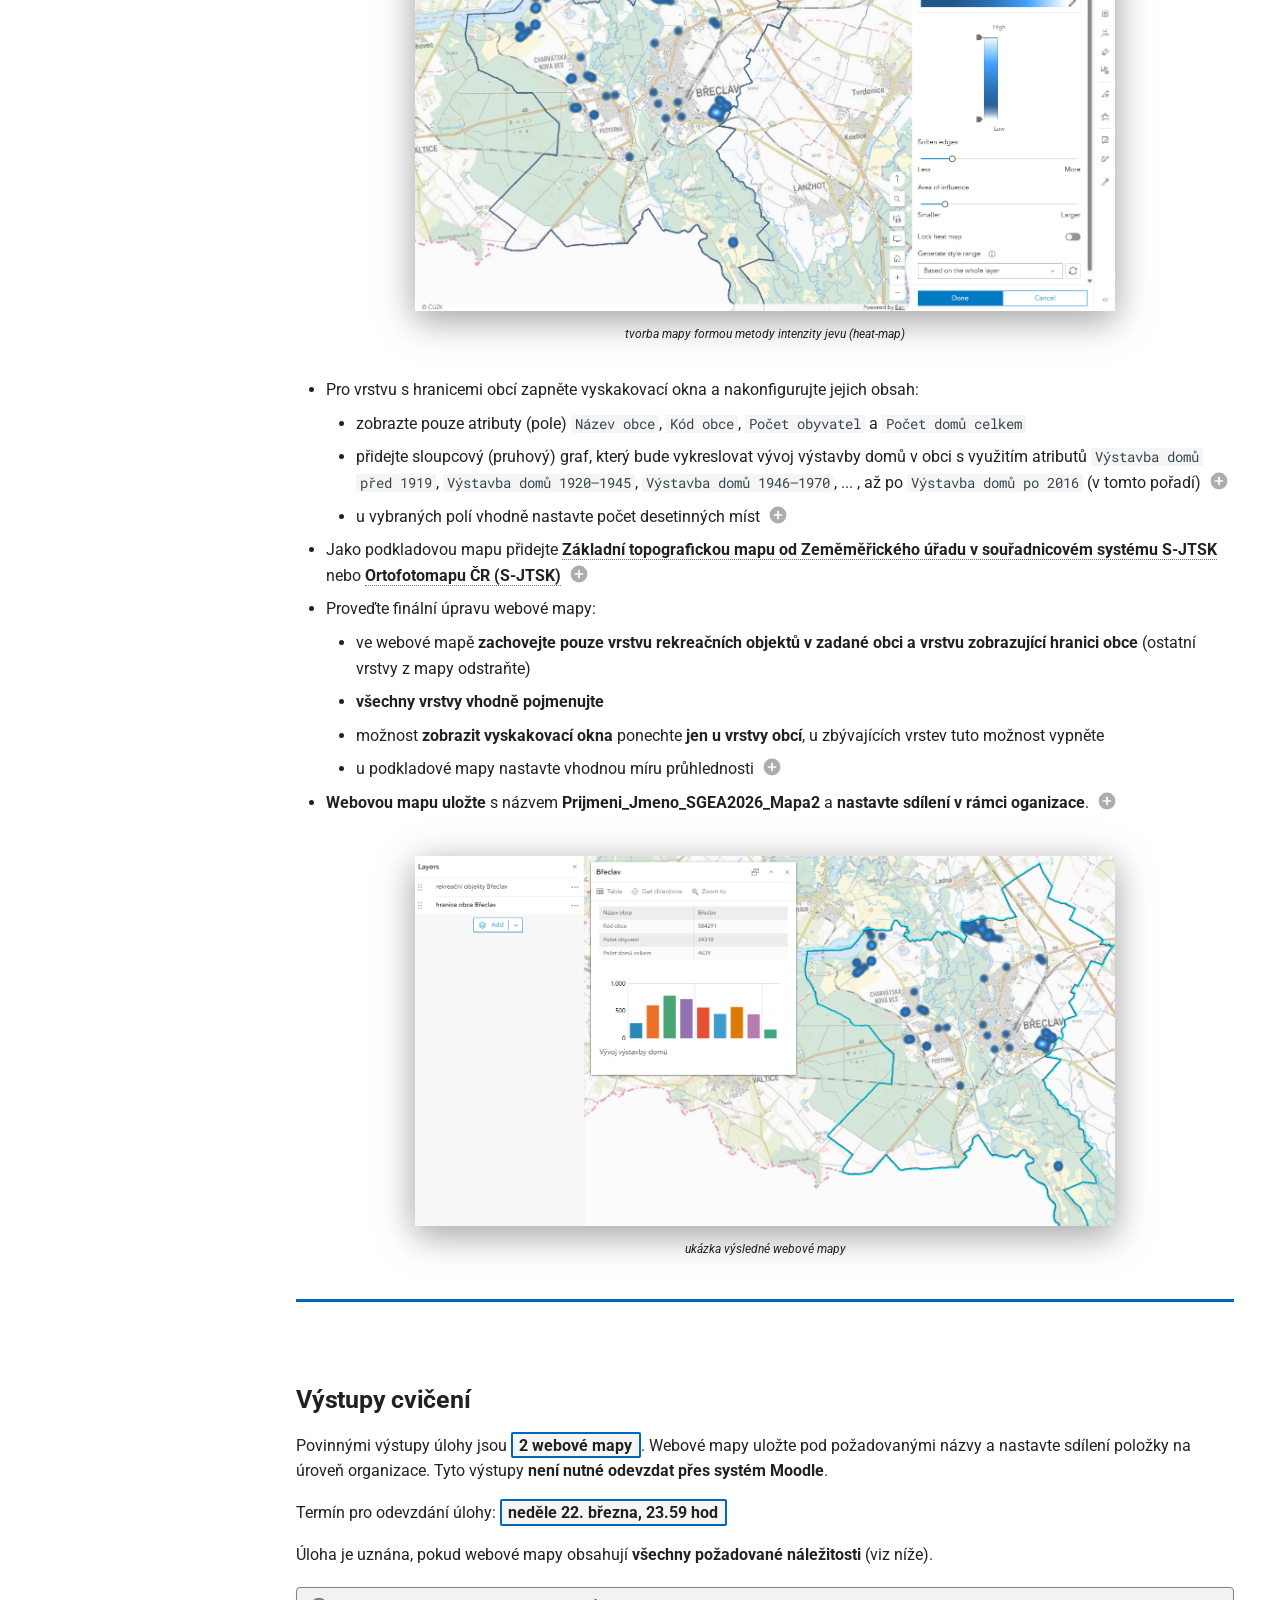
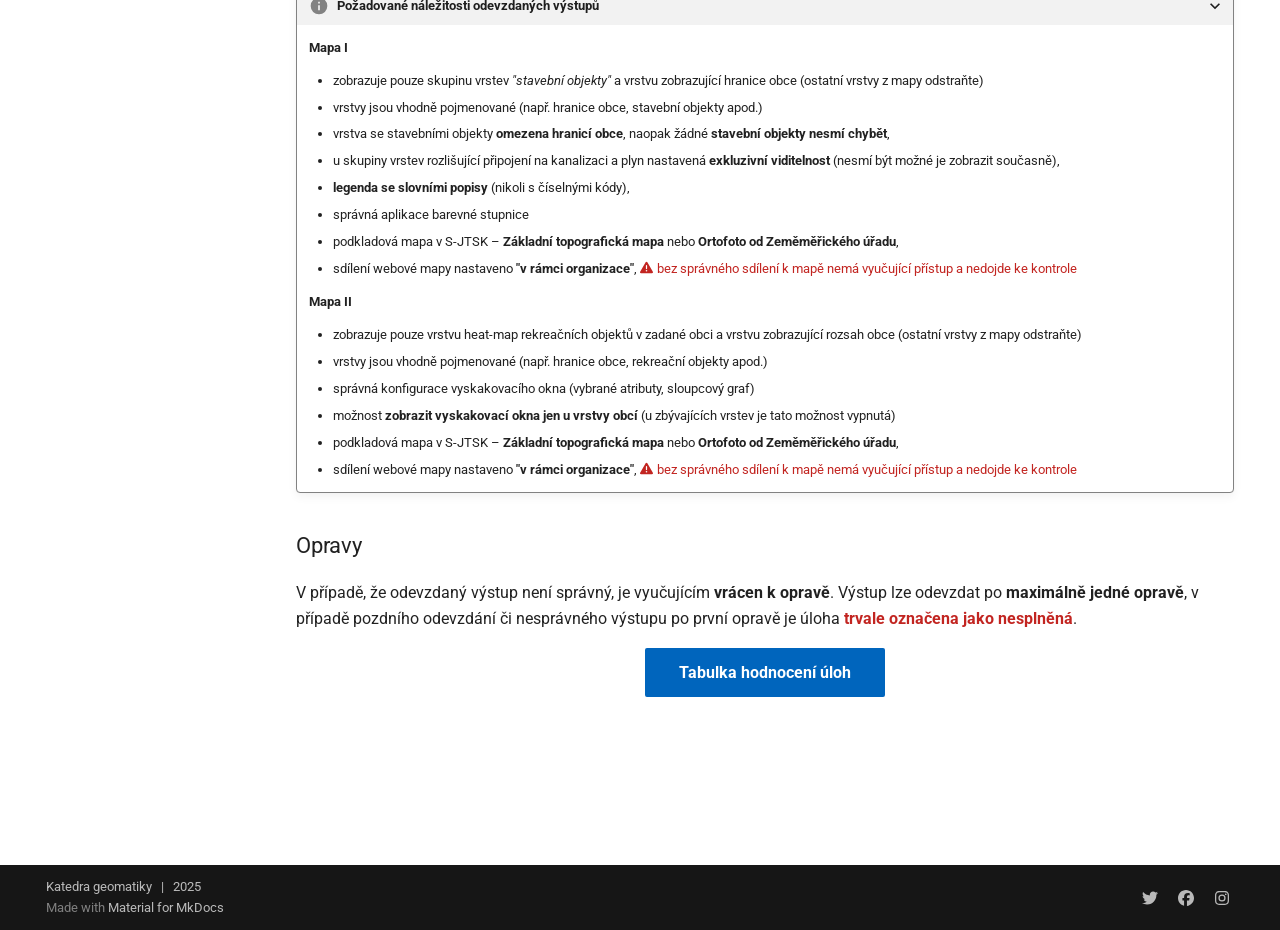
<file: cviceni/cviceni05/index.html>
<!DOCTYPE html><html lang="cs" class="no-js"><head>
    
      <meta charset="utf-8">
      <meta name="viewport" content="width=device-width,initial-scale=1">
      
      
      
      
        <link rel="prev" href="../cviceni04/">
      
      
        <link rel="next" href="../../hodnoceni/">
      
      
        
      
      
      <link rel="icon" href="../../assets/favicon.png">
      <meta name="generator" content="mkdocs-1.6.1, mkdocs-material-9.7.7">
    
    
      
        <title>Cvičení 4 - Stavební geodézie A (154SGEA) – ČÁST GIS</title>
      
    
    
      <link rel="stylesheet" href="../../assets/stylesheets/main.ec1eaa64.min.css">
      
        
        <link rel="stylesheet" href="../../assets/stylesheets/palette.ab4e12ef.min.css">
      
      

  
  
  
  
  <style>:root{--md-annotation-icon:url('data:image/svg+xml;charset=utf-8,%3Csvg%20xmlns%3D%22http%3A//www.w3.org/2000/svg%22%20viewBox%3D%220%200%2024%2024%22%3E%3Cpath%20d%3D%22M17%2013h-4v4h-2v-4H7v-2h4V7h2v4h4m-5-9A10%2010%200%200%200%202%2012a10%2010%200%200%200%2010%2010%2010%2010%200%200%200%2010-10A10%2010%200%200%200%2012%202%22/%3E%3C/svg%3E');}</style>


    
    
      
    
    
      
        
        
        <link rel="preconnect" href="https://fonts.gstatic.com" crossorigin>
        <link rel="stylesheet" href="https://fonts.googleapis.com/css?family=Roboto:300,300i,400,400i,700,700i%7CRoboto+Mono:400,400i,700,700i&amp;display=fallback">
        <style>:root{--md-text-font:"Roboto";--md-code-font:"Roboto Mono"}</style>
      
    
    
      <link rel="stylesheet" href="../../stylesheets/extra.css">
    
    <script>__md_scope=new URL("../..",location),__md_hash=e=>[...e].reduce(((e,_)=>(e<<5)-e+_.charCodeAt(0)),0),__md_get=(e,_=localStorage,t=__md_scope)=>JSON.parse(_.getItem(t.pathname+"."+e)),__md_set=(e,_,t=localStorage,a=__md_scope)=>{try{t.setItem(a.pathname+"."+e,JSON.stringify(_))}catch(e){}}</script>
    
      

    
    
  <link href="../../assets/stylesheets/glightbox.min.css" rel="stylesheet"><script src="../../assets/javascripts/glightbox.min.js"></script><style id="glightbox-style">
            html.glightbox-open { overflow: initial; height: 100%; }
            .gslide-title { margin-top: 0px; user-select: text; }
            .gslide-desc { color: #666; user-select: text; }
            .gslide-image img { background: white; }
            .gscrollbar-fixer { padding-right: 15px; }
            .gdesc-inner { font-size: 0.75rem; }
            body[data-md-color-scheme="slate"] .gdesc-inner { background: var(--md-default-bg-color); }
            body[data-md-color-scheme="slate"] .gslide-title { color: var(--md-default-fg-color); }
            body[data-md-color-scheme="slate"] .gslide-desc { color: var(--md-default-fg-color); }
        </style></head>
  
  
    
    
      
    
    
    
    
    <body dir="ltr" data-md-color-scheme="default" data-md-color-primary="custom" data-md-color-accent="custom">
  
    
    <input class="md-toggle" data-md-toggle="drawer" type="checkbox" id="__drawer" autocomplete="off">
    <input class="md-toggle" data-md-toggle="search" type="checkbox" id="__search" autocomplete="off">
    <label class="md-overlay" for="__drawer"></label>
    <div data-md-component="skip">
      
        
        <a href="#tvorba-webove-mapy" class="md-skip">
          Přeskočit obsah
        </a>
      
    </div>
    <div data-md-component="announce">
      
    </div>
    
    
      

  

<header class="md-header md-header--shadow md-header--lifted" data-md-component="header">
  <nav class="md-header__inner md-grid" aria-label="Záhlaví">
    <a href="../.." title="Stavební geodézie A (154SGEA) – ČÁST GIS" class="md-header__button md-logo" aria-label="Stavební geodézie A (154SGEA) – ČÁST GIS" data-md-component="logo">
      
  <img src="../../assets/favicon.svg" alt="logo">

    </a>
    <label class="md-header__button md-icon" for="__drawer">
      
      <svg xmlns="http://www.w3.org/2000/svg" viewBox="0 0 24 24"><path d="M3 6h18v2H3zm0 5h18v2H3zm0 5h18v2H3z"></path></svg>
    </label>
    <div class="md-header__title" data-md-component="header-title">
      <div class="md-header__ellipsis">
        <div class="md-header__topic">
          <span class="md-ellipsis">
            Stavební geodézie A (154SGEA) – ČÁST GIS
          </span>
        </div>
        <div class="md-header__topic" data-md-component="header-topic">
          <span class="md-ellipsis">
            
              Cvičení 4
            
          </span>
        </div>
      </div>
    </div>
    
      
        <form class="md-header__option" data-md-component="palette">
  
    
    
    
    <input class="md-option" data-md-color-media="" data-md-color-scheme="default" data-md-color-primary="custom" data-md-color-accent="custom" aria-label="Switch to dark mode" type="radio" name="__palette" id="__palette_0">
    
      <label class="md-header__button md-icon" title="Switch to dark mode" for="__palette_1" hidden>
        <svg xmlns="http://www.w3.org/2000/svg" viewBox="0 0 24 24"><path d="M17 6H7c-3.31 0-6 2.69-6 6s2.69 6 6 6h10c3.31 0 6-2.69 6-6s-2.69-6-6-6m0 10H7c-2.21 0-4-1.79-4-4s1.79-4 4-4h10c2.21 0 4 1.79 4 4s-1.79 4-4 4M7 9c-1.66 0-3 1.34-3 3s1.34 3 3 3 3-1.34 3-3-1.34-3-3-3"></path></svg>
      </label>
    
  
    
    
    
    <input class="md-option" data-md-color-media="" data-md-color-scheme="slate" data-md-color-primary="custom" data-md-color-accent="custom" aria-label="Switch to light mode" type="radio" name="__palette" id="__palette_1">
    
      <label class="md-header__button md-icon" title="Switch to light mode" for="__palette_0" hidden>
        <svg xmlns="http://www.w3.org/2000/svg" viewBox="0 0 24 24"><path d="M17 7H7a5 5 0 0 0-5 5 5 5 0 0 0 5 5h10a5 5 0 0 0 5-5 5 5 0 0 0-5-5m0 8a3 3 0 0 1-3-3 3 3 0 0 1 3-3 3 3 0 0 1 3 3 3 3 0 0 1-3 3"></path></svg>
      </label>
    
  
</form>
      
    
    
      <script>var palette=__md_get("__palette");if(palette&&palette.color){if("(prefers-color-scheme)"===palette.color.media){var media=matchMedia("(prefers-color-scheme: light)"),input=document.querySelector(media.matches?"[data-md-color-media='(prefers-color-scheme: light)']":"[data-md-color-media='(prefers-color-scheme: dark)']");palette.color.media=input.getAttribute("data-md-color-media"),palette.color.scheme=input.getAttribute("data-md-color-scheme"),palette.color.primary=input.getAttribute("data-md-color-primary"),palette.color.accent=input.getAttribute("data-md-color-accent")}for(var[key,value]of Object.entries(palette.color))document.body.setAttribute("data-md-color-"+key,value)}</script>
    
    
    
      
      
        <label class="md-header__button md-icon" for="__search">
          
          <svg xmlns="http://www.w3.org/2000/svg" viewBox="0 0 24 24"><path d="M9.5 3A6.5 6.5 0 0 1 16 9.5c0 1.61-.59 3.09-1.56 4.23l.27.27h.79l5 5-1.5 1.5-5-5v-.79l-.27-.27A6.52 6.52 0 0 1 9.5 16 6.5 6.5 0 0 1 3 9.5 6.5 6.5 0 0 1 9.5 3m0 2C7 5 5 7 5 9.5S7 14 9.5 14 14 12 14 9.5 12 5 9.5 5"></path></svg>
        </label>
        <div class="md-search" data-md-component="search" role="dialog">
  <label class="md-search__overlay" for="__search"></label>
  <div class="md-search__inner" role="search">
    <form class="md-search__form" name="search">
      <input type="text" class="md-search__input" name="query" aria-label="Hledat" placeholder="Hledat" autocapitalize="off" autocorrect="off" autocomplete="off" spellcheck="false" data-md-component="search-query" required>
      <label class="md-search__icon md-icon" for="__search">
        
        <svg xmlns="http://www.w3.org/2000/svg" viewBox="0 0 24 24"><path d="M9.5 3A6.5 6.5 0 0 1 16 9.5c0 1.61-.59 3.09-1.56 4.23l.27.27h.79l5 5-1.5 1.5-5-5v-.79l-.27-.27A6.52 6.52 0 0 1 9.5 16 6.5 6.5 0 0 1 3 9.5 6.5 6.5 0 0 1 9.5 3m0 2C7 5 5 7 5 9.5S7 14 9.5 14 14 12 14 9.5 12 5 9.5 5"></path></svg>
        
        <svg xmlns="http://www.w3.org/2000/svg" viewBox="0 0 24 24"><path d="M20 11v2H8l5.5 5.5-1.42 1.42L4.16 12l7.92-7.92L13.5 5.5 8 11z"></path></svg>
      </label>
      <nav class="md-search__options" aria-label="Vyhledávání">
        
        <button type="reset" class="md-search__icon md-icon" title="Vyčistit" aria-label="Vyčistit" tabindex="-1">
          
          <svg xmlns="http://www.w3.org/2000/svg" viewBox="0 0 24 24"><path d="M19 6.41 17.59 5 12 10.59 6.41 5 5 6.41 10.59 12 5 17.59 6.41 19 12 13.41 17.59 19 19 17.59 13.41 12z"></path></svg>
        </button>
      </nav>
      
        <div class="md-search__suggest" data-md-component="search-suggest"></div>
      
    </form>
    <div class="md-search__output">
      <div class="md-search__scrollwrap" tabindex="0" data-md-scrollfix>
        <div class="md-search-result" data-md-component="search-result">
          <div class="md-search-result__meta">
            Inicializace vyhledávání
          </div>
          <ol class="md-search-result__list" role="presentation"></ol>
        </div>
      </div>
    </div>
  </div>
</div>
      
    
    
  </nav>
  
    
      
<nav class="md-tabs" aria-label="Karty" data-md-component="tabs">
  <div class="md-grid">
    <ul class="md-tabs__list">
      
        
  
  
  
  
    <li class="md-tabs__item">
      <a href="../.." class="md-tabs__link">
        
  
  
    
  
  Základní informace

      </a>
    </li>
  

      
        
  
  
  
    
  
  
    
    
      <li class="md-tabs__item md-tabs__item--active">
        <a href="../cviceni04/" class="md-tabs__link">
          
  
  
  Cvičení

        </a>
      </li>
    
  

      
        
  
  
  
  
    <li class="md-tabs__item">
      <a href="../../hodnoceni/" class="md-tabs__link">
        
  
  
    
  
  Hodnocení úloh

      </a>
    </li>
  

      
    </ul>
  </div>
</nav>
    
  
</header>
    
    <div class="md-container" data-md-component="container">
      
      
        
      
      <main class="md-main" data-md-component="main">
        <div class="md-main__inner md-grid">
          
            
              
              <div class="md-sidebar md-sidebar--primary" data-md-component="sidebar" data-md-type="navigation">
                <div class="md-sidebar__scrollwrap">
                  <div class="md-sidebar__inner">
                    


  


  

<nav class="md-nav md-nav--primary md-nav--lifted md-nav--integrated" aria-label="Navigace" data-md-level="0">
  <label class="md-nav__title" for="__drawer">
    <a href="../.." title="Stavební geodézie A (154SGEA) – ČÁST GIS" class="md-nav__button md-logo" aria-label="Stavební geodézie A (154SGEA) – ČÁST GIS" data-md-component="logo">
      
  <img src="../../assets/favicon.svg" alt="logo">

    </a>
    Stavební geodézie A (154SGEA) – ČÁST GIS
  </label>
  
  <ul class="md-nav__list" data-md-scrollfix>
    
      
      
  
  
  
  
    <li class="md-nav__item">
      <a href="../.." class="md-nav__link">
        
  
  
  <span class="md-ellipsis">
    
  
    Základní informace
  

    
  </span>
  
  

      </a>
    </li>
  

    
      
      
  
  
    
  
  
  
    
    
    
    
      
        
        
      
      
        
      
    
    
    <li class="md-nav__item md-nav__item--active md-nav__item--section md-nav__item--nested">
      
        
        
        <input class="md-nav__toggle md-toggle " type="checkbox" id="__nav_2" checked>
        
          
          <label class="md-nav__link" for="__nav_2" id="__nav_2_label" tabindex="">
            
  
  
  <span class="md-ellipsis">
    
  
    Cvičení
  

    
  </span>
  
  

            <span class="md-nav__icon md-icon"></span>
          </label>
        
        <nav class="md-nav" data-md-level="1" aria-labelledby="__nav_2_label" aria-expanded="true">
          <label class="md-nav__title" for="__nav_2">
            <span class="md-nav__icon md-icon"></span>
            
  
    Cvičení
  

          </label>
          <ul class="md-nav__list" data-md-scrollfix>
            
              
                
  
  
  
  
    <li class="md-nav__item">
      <a href="../cviceni04/" class="md-nav__link">
        
  
  
    <svg xmlns="http://www.w3.org/2000/svg" viewBox="0 0 24 24"><path d="M15 10.5a1.5 1.5 0 0 1-1.5 1.5c.84 0 1.5.67 1.5 1.5V15c0 1.11-.89 2-2 2H9v-2h4v-2h-2v-2h2V9H9V7h4c1.11 0 2 .89 2 2m4-6H5c-1.09 0-2 .9-2 2v14a2 2 0 0 0 2 2h14a2 2 0 0 0 2-2V5a2 2 0 0 0-2-2"></path></svg>
  
  <span class="md-ellipsis">
    
  
    Práce s webovými mapovými službami
  

    
  </span>
  
  

      </a>
    </li>
  

              
            
              
                
  
  
    
  
  
  
    <li class="md-nav__item md-nav__item--active">
      
      <input class="md-nav__toggle md-toggle" type="checkbox" id="__toc">
      
      
        
      
      
        <label class="md-nav__link md-nav__link--active" for="__toc">
          
  
  
    <svg xmlns="http://www.w3.org/2000/svg" viewBox="0 0 24 24"><path d="M15 17h-2v-4H9V7h2v4h2V7h2m4-4H5a2 2 0 0 0-2 2v14a2 2 0 0 0 2 2h14a2 2 0 0 0 2-2V5a2 2 0 0 0-2-2"></path></svg>
  
  <span class="md-ellipsis">
    
  
    Tvorba webové mapy
  

    
  </span>
  
  

          <span class="md-nav__icon md-icon"></span>
        </label>
      
      <a href="./" class="md-nav__link md-nav__link--active">
        
  
  
    <svg xmlns="http://www.w3.org/2000/svg" viewBox="0 0 24 24"><path d="M15 17h-2v-4H9V7h2v4h2V7h2m4-4H5a2 2 0 0 0-2 2v14a2 2 0 0 0 2 2h14a2 2 0 0 0 2-2V5a2 2 0 0 0-2-2"></path></svg>
  
  <span class="md-ellipsis">
    
  
    Tvorba webové mapy
  

    
  </span>
  
  

      </a>
      
        

<nav class="md-nav md-nav--secondary" aria-label="Obsah">
  
  
  
    
  
  
    <label class="md-nav__title" for="__toc">
      <span class="md-nav__icon md-icon"></span>
      Obsah
    </label>
    <ul class="md-nav__list" data-md-component="toc" data-md-scrollfix>
      
        <li class="md-nav__item">
  <a href="#cile-cviceni" class="md-nav__link">
    <span class="md-ellipsis">
      
        Cíle cvičení
      
    </span>
  </a>
  
</li>
      
        <li class="md-nav__item">
  <a href="#zadani-ulohy" class="md-nav__link">
    <span class="md-ellipsis">
      
        Zadání úlohy
      
    </span>
  </a>
  
</li>
      
        <li class="md-nav__item">
  <a href="#mapa-i" class="md-nav__link">
    <span class="md-ellipsis">
      
        Mapa I
      
    </span>
  </a>
  
</li>
      
        <li class="md-nav__item">
  <a href="#mapa-ii" class="md-nav__link">
    <span class="md-ellipsis">
      
        Mapa II
      
    </span>
  </a>
  
</li>
      
        <li class="md-nav__item">
  <a href="#vystupy-cviceni" class="md-nav__link">
    <span class="md-ellipsis">
      
        Výstupy cvičení
      
    </span>
  </a>
  
    <nav class="md-nav" aria-label="Výstupy cvičení">
      <ul class="md-nav__list">
        
          <li class="md-nav__item">
  <a href="#opravy" class="md-nav__link">
    <span class="md-ellipsis">
      
        Opravy
      
    </span>
  </a>
  
</li>
        
      </ul>
    </nav>
  
</li>
      
    </ul>
  
</nav>
      
    </li>
  

              
            
          </ul>
        </nav>
      
    </li>
  

    
      
      
  
  
  
  
    <li class="md-nav__item">
      <a href="../../hodnoceni/" class="md-nav__link">
        
  
  
  <span class="md-ellipsis">
    
  
    Hodnocení úloh
  

    
  </span>
  
  

      </a>
    </li>
  

    
  </ul>
</nav>
                  </div>
                </div>
              </div>
            
            
          
          
            <div class="md-content" data-md-component="content">
              
              <article class="md-content__inner md-typeset">
                
                  



<h1 id="tvorba-webove-mapy">Tvorba webové mapy</h1>
<h2 id="cile-cviceni">Cíle cvičení</h2>
<div class="grid cards grid_icon_info smaller_padding">
<!-- specificky format gridu (trida "grid_icon_info") na miru uvodni strance predmetu -->
<ul>
<li>
<p><span class="twemoji xl"><svg xmlns="http://www.w3.org/2000/svg" viewBox="0 0 24 24"><path d="M15.5 12c2.5 0 4.5 2 4.5 4.5 0 .88-.25 1.7-.69 2.4l3.08 3.1L21 23.39l-3.12-3.07c-.69.43-1.51.68-2.38.68-2.5 0-4.5-2-4.5-4.5s2-4.5 4.5-4.5m0 2a2.5 2.5 0 0 0-2.5 2.5 2.5 2.5 0 0 0 2.5 2.5 2.5 2.5 0 0 0 2.5-2.5 2.5 2.5 0 0 0-2.5-2.5m4-12a.5.5 0 0 1 .5.5v9.31c-.58-.55-1.25-1-2-1.31V4.7l-3 1.16V10c-.7.07-1.38.24-2 .5V5.87l-4-1.4V16.5c0 .64.09 1.26.26 1.84L8 17.9l-5.34 2.07-.16.03a.5.5 0 0 1-.5-.5V4.38c0-.23.15-.41.36-.48L8 2l6 2.1 5.34-2.07zM4 5.46v11.85l3-1.16V4.45z"></path></svg></span></p>
<p>vytvoření <strong>interaktivní webové mapy</strong> s vlastním obsahem</p>
</li>
<li>
<p><span class="twemoji xl"><svg xmlns="http://www.w3.org/2000/svg" viewBox="0 0 24 24"><path d="M4 20h12v2H4c-1.1 0-2-.9-2-2V7h2m18-3v12c0 1.1-.9 2-2 2H8c-1.1 0-2-.9-2-2V4c0-1.1.9-2 2-2h12c1.1 0 2 .9 2 2M12 8h-2v6h2m3-8h-2v8h2m3-3h-2v3h2Z"></path></svg></span></p>
<p>procvičení jednoduchých <strong>GIS analýz</strong></p>
</li>
<li>
<p><span class="twemoji xl"><svg xmlns="http://www.w3.org/2000/svg" viewBox="0 0 24 24"><path d="M11.5 9A2.5 2.5 0 0 1 14 6.5c1.1 0 2.03.71 2.37 1.69.08.26.13.53.13.81a2.5 2.5 0 0 1-2.5 2.5c-1.09 0-2-.69-2.36-1.66-.09-.26-.14-.55-.14-.84M5 9c0 4.5 5.08 10.66 6 11.81L10 22S3 14.25 3 9c0-3.17 2.11-5.85 5-6.71C6.16 3.94 5 6.33 5 9m9-7c3.86 0 7 3.13 7 7 0 5.25-7 13-7 13S7 14.25 7 9c0-3.87 3.14-7 7-7m0 2c-2.76 0-5 2.24-5 5 0 1 0 3 5 9.71C19 12 19 10 19 9c0-2.76-2.24-5-5-5"></path></svg></span></p>
<p>nastavení základní <strong>mapové symboliky</strong></p>
</li>
<li>
<p><span class="twemoji xl"><svg xmlns="http://www.w3.org/2000/svg" viewBox="0 0 24 24"><path d="m20.5 3-.16.03L15 5.1 9 3 3.36 4.9c-.21.07-.36.25-.36.48V20.5a.5.5 0 0 0 .5.5l.16-.03L9 18.9l6 2.1 5.64-1.9c.21-.07.36-.25.36-.48V3.5a.5.5 0 0 0-.5-.5M10 5.47l4 1.4v11.66l-4-1.4zm-5 .99 3-1.01v11.7l-3 1.16zm14 11.08-3 1.01V6.86l3-1.16z"></path></svg></span></p>
<p>seznámení s <strong>vybranými metodami tematické vizualizace</strong></p>
</li>
</ul>
</div>
<hr class="level-1">
<!--
## Základní topografická mapa a ZABAGED-->
<!--
**Základní topografická mapa ČR (ZTM ČR)**-->
<!--
Základní topografické mapy ČR představují soubor mapových děl, které poskytují podrobné a aktuální informace o území České republiky. Jedná se o nejpodrobnější obecně topografické mapové dílo České republiky. Mapy jsou vytvářeny v měřítcích od 1 : 5000 po 1 : 200 000, s přehlednými mapami o půlmilionovém a milionovém měřítku) a slouží jako základní zdroj geografických dat pro široké spektrum uživatelů, včetně veřejné správy, odborníků i veřejnosti.<br>
ZTM ČR se vytváří digitální technologií z kartografické databáze, která je aktualizována na základě Základní báze geografických dat České republiky (ZABAGED) a databáze geografických jmen České republiky Geonames. Mapy obsahují informace o terénu, vodstvu, sídelní struktuře, dopravní síti, vegetaci a dalších prvcích krajiny.
{style="color:grey;"}-->

<!--**ZABAGED (Základní báze geografických dat České republiky)**

ZABAGED je vektorový geografický digitální model území České republiky, který spravuje Zeměměřický úřad. Tato databáze obsahuje podrobné a aktuální informace o polohopisu, výškopisu a dalších geografických prvcích území ČR, v měřítku odpovídajícím minimálně referenční hodnotě 5000, mnohdy ale v úrovni podrobnější. ZABAGED je základním zdrojem dat pro tvorbu ZTM ČR a dalších geografických informačních systémů.<br>
ZABAGED představuje důležitý zdroj dat pro analýzu území, tvorbu map a 3D modelů či vizualizací. Je využívána jako základní informační vrstva v územně orientovaných informačních a řídících systémech veřejné správy ČR.
{style="color:grey;"}

<hr class="level-1"> -->

<h2 id="zadani-ulohy">Zadání úlohy</h2>
<p>V prostředí <a class="color_def underlined_dotted external_link_icon" href="https://www.arcgis.com/" target="_blank"><strong>ArcGIS Online</strong></a> vytvořte <strong>2 webové mapy</strong> pro zadané území (viz individuální zadání níže): </p>
<p><a href="#mapa-i"><strong>Mapa I</strong></a> bude zobrazovat <strong>budovy (stavební objekty) v zadané obci</strong> <strong>barevně rozlišené dle připojení na kanalizaci a plyn</strong>.</p>
<p><a href="#mapa-ii"><strong>Mapa II</strong></a> bude zobrazovat <strong>rekreační potenciál v zadané obci pomocí metody intenzity jevu (heat map)</strong>. Ve webové mapě bude nakonfigurováno vyskakovací okno s grafem, který bude zobrazovat vývoj výstavby domů v této obci.</p>
<details class="task-fg-color">
<summary>Individuální zadání</summary>
<ul>
<li>také viz <a class="color_def underlined_dotted external_link_icon" href="https://moodle-vyuka.cvut.cz/mod/page/view.php?id=363763" target="_blank">Moodle</a><br><br>
<iframe src="https://docs.google.com/spreadsheets/d/e/2PACX-1vRxRPIWMyUuEA30Y8UhDF8f-T56L_N9MBSQeZ5eaw8GshZeA9MeO4aFCUhp3AnsT65sS3914Sjd8elH/pubhtml?gid=508940748&amp;single=true" width="100%" height="500" frameborder="0"></iframe></li>
</ul>
</details>
<h2 id="mapa-i">Mapa I</h2>
<div class="annotate">
<ul>
<li>
<p>Do prázdné mapy v ArcGIS Online <strong>přidejte polygonovou vrstvu obcí</strong> <a class="bg color_def" href="" title="Tato vrstva obsahuje polygony území všech obcí v ČR."><strong><span class="twemoji"><svg xmlns="http://www.w3.org/2000/svg" viewBox="0 0 24 24"><path d="M12 0 3 7l1.63 1.27L12 14l7.36-5.73L21 7zm7.37 10.73L12 16.47l-7.38-5.73L3 12l9 7 9-7zm0 5L12 21.47l-7.38-5.73L3 17l9 7 9-7z"></path></svg></span> SGEA_obce_2024</strong></a>. <strong title="ukázka polygonové vrstvy obcí">(1)</strong></p>
</li>
<li>
<p>S využitím funkce <strong><span class="twemoji"><svg xmlns="http://www.w3.org/2000/svg" viewBox="0 0 24 24"><path d="M14 12v7.88c.04.3-.06.62-.29.83a.996.996 0 0 1-1.41 0l-2.01-2.01a.99.99 0 0 1-.29-.83V12h-.03L4.21 4.62a1 1 0 0 1 .17-1.4c.19-.14.4-.22.62-.22h14c.22 0 .43.08.62.22a1 1 0 0 1 .17 1.4L14.03 12z"></path></svg></span> filtru</strong> <strong>omezte vrstvu obcí pouze na území zadané obce.</strong> Nastavte <span class="twemoji"><svg xmlns="http://www.w3.org/2000/svg" viewBox="0 0 24 24"><path d="M14 12v7.88c.04.3-.06.62-.29.83a.996.996 0 0 1-1.41 0l-2.01-2.01a.99.99 0 0 1-.29-.83V12h-.03L4.21 4.62a1 1 0 0 1 .17-1.4c.19-.14.4-.22.62-.22h14c.22 0 .43.08.62.22a1 1 0 0 1 .17 1.4L14.03 12z"></path></svg></span> filtr dle atributu <code>Kód obce</code>. <strong title="nastavení filtru dle kódu obce">(2)</strong></p>
</li>
<li>
<p>Dále přidejte polygonovou vrstvu <a class="bg color_def" href="" title="Tato vrstva obsahuje polygony všech stavebních objektů v ČR."><strong><span class="twemoji"><svg xmlns="http://www.w3.org/2000/svg" viewBox="0 0 24 24"><path d="M12 0 3 7l1.63 1.27L12 14l7.36-5.73L21 7zm7.37 10.73L12 16.47l-7.38-5.73L3 12l9 7 9-7zm0 5L12 21.47l-7.38-5.73L3 17l9 7 9-7z"></path></svg></span> StavebniObjekt</strong></a> z mapové služby <strong class="bg"><span class="twemoji"><svg xmlns="http://www.w3.org/2000/svg" viewBox="0 0 24 24"><path d="m12 16 7.36-5.73L21 9l-9-7-9 7 1.63 1.27M12 18.54l-7.38-5.73L3 14.07l9 7 9-7-1.63-1.27z"></path></svg></span> RÚIAN</strong> z <a class="color_def underlined_dotted external_link_icon" href="https://ags.cuzk.gov.cz/geoprohlizec/" target="_blank" title="Produkty → RÚIAN"><strong>Geoportálu ČÚZK</strong></a>. Vrstvě stavebních objektů vhodně nastavte viditelný rozsah, aby bylo možné stavební objekty zobrazit i v menším měřítku (postačí do úrovně měst). <strong title="přidání vrstvy stavebních objektů">(3)</strong><strong title="nastavení viditelného rozsahu vrstvy">(13)</strong></p>
</li>
<li>
<p>S využitím nástroje <strong>prostorové analýzy</strong> <a class="bg color_def" href="" title="česky Překrýt vrstvy"><strong><span class="twemoji"><svg xmlns="http://www.w3.org/2000/svg" viewBox="0 0 24 24"><path d="m21.71 20.29-1.42 1.42a1 1 0 0 1-1.41 0L7 9.85A3.8 3.8 0 0 1 6 10a4 4 0 0 1-3.78-5.3l2.54 2.54.53-.53 1.42-1.42.53-.53L4.7 2.22A4 4 0 0 1 10 6a3.8 3.8 0 0 1-.15 1l11.86 11.88a1 1 0 0 1 0 1.41M2.29 18.88a1 1 0 0 0 0 1.41l1.42 1.42a1 1 0 0 0 1.41 0l5.47-5.46-2.83-2.83M20 2l-4 2v2l-2.17 2.17 2 2L18 8h2l2-4Z"></path></svg></span> Overlay Layers</strong></a> <strong>vytvořte vrstvu stavebních objektů pouze na území zadané obce</strong>.<strong title="nastavení parametrů nástroje překrytí vrstev">(4)</strong><strong title="ukázka výstupu nástroje překrytí vrstev">(5)</strong><br>
    <em>(Před spuštěním nástroje nastavte mapové okno tak, aby byla <strong>viditelná celá hranice zadané obce</strong>. Následně nastavte parametr <strong>"Environment settings"</strong> na <strong>"Display extent"</strong> , čímž omezíte výpočet pouze na rozsah mapového okna a výrazně tak snížíte cenu výpočtu)</em> <strong title="omezení výpočtu dle rozsahu mapového okna">(14)</strong></p>
</li>
<li>
<p>Vhodným <strong>nastavením <span class="twemoji"><svg xmlns="http://www.w3.org/2000/svg" viewBox="0 0 24 24"><path d="M11 13.5v8H3v-8zm-2 2H5v4h4zM12 2l5.5 9h-11zm0 3.86L10.08 9h3.84zM17.5 13c2.5 0 4.5 2 4.5 4.5S20 22 17.5 22 13 20 13 17.5s2-4.5 4.5-4.5m0 2a2.5 2.5 0 0 0-2.5 2.5 2.5 2.5 0 0 0 2.5 2.5 2.5 2.5 0 0 0 2.5-2.5 2.5 2.5 0 0 0-2.5-2.5"></path></svg></span> stylu</strong> nově vzniklé vrstvy <strong>barevně odlište jednotlivé stavební objekty</strong> v zadané obci <strong>dle atributu "Připojení na kanalizační síť"</strong>:</p>
<ol>
<li>Číselné kódy nejprve seřaďte (vzestupně) a poté je přepište na slovní popisy dle následujícího klíče:    </li>
</ol>
</li>
</ul>
<div class="table_centered table_no_padding grid" style="margin:0px;">
<!-- https://squidfunk.github.io/mkdocs-material/reference/grids/#using-generic-grids -->
<div>
<p align="center" style="margin:0px;"><strong><span class="twemoji"><svg xmlns="http://www.w3.org/2000/svg" viewBox="0 0 24 24"><path d="M22 14h-2v2h-6v-3h2v-2h-2V6a2 2 0 0 0-2-2H4V2H2v8h2V8h6v3H8v2h2v5a2 2 0 0 0 2 2h8v2h2"></path></svg></span> Připojení na kanalizační síť</strong></p>
<table>
<thead>
<tr>
<th>KÓD</th>
<th>NÁZEV</th>
</tr>
</thead>
<tbody>
<tr>
<td>1</td>
<td>Přípoj na kanalizační síť</td>
</tr>
<tr>
<td>2</td>
<td>Vlastní ČOV</td>
</tr>
<tr>
<td>3</td>
<td>Žumpa, jímka, septik</td>
</tr>
<tr>
<td>4</td>
<td>Bez kanalizace a jímky</td>
</tr>
<tr>
<td>8</td>
<td>Nedefinováno</td>
</tr>
<tr>
<td>9</td>
<td>Nezjištěno</td>
</tr>
</tbody>
</table>
</div>
<div>
<p align="center" style="margin:0px;"><strong><span class="twemoji"><svg xmlns="http://www.w3.org/2000/svg" viewBox="0 0 24 24"><path d="m16.14 8.79-.02.01c.23.27.43.59.58.92l.09.19c.71 1.69.21 3.64-1.1 4.86-1.19 1.09-2.85 1.38-4.39 1.18-1.46-.18-2.8-1.1-3.57-2.37-.23-.39-.43-.83-.53-1.28-.13-.37-.17-.73-.2-1.1-.09-1.6.55-3.3 1.76-4.3-.55 1.21-.42 2.72.39 3.77l.11.13c.14.12.31.16.47.09.15-.06.27-.21.27-.39l-.07-.22c-.88-2.32-.14-5.03 1.73-6.56.51-.42 1.14-.8 1.8-.97-.68 1.36-.46 3.14.63 4.21.46.47 1.01.78 1.49 1.22zm-2.28 4.64-.01-.01c.45-.39.7-1.06.68-1.66l-.03-.32c-.2-1-1.07-1.33-1.63-2.06-.17-.22-.32-.5-.43-.78-.22.5-.24.97-.15 1.51.1.57.33 1.06.21 1.65-.16.65-.67 1.3-1.56 1.51.5.49 1.31.88 2.12.6.26-.07.59-.26.8-.44M11 18v1c0 .55.45 1 1 1s1-.45 1-1v-1h2v1c0 .55.45 1 1 1s1-.45 1-1v-1c1.11 0 3 .9 3 2v2H4v-2c0-1.1 1.9-2 3-2v1c0 .55.45 1 1 1s1-.45 1-1v-1z"></path></svg></span> Připojení na rozvod plynu</strong></p>
<table>
<thead>
<tr>
<th>KÓD</th>
<th>NÁZEV</th>
</tr>
</thead>
<tbody>
<tr>
<td>1</td>
<td>Plyn z veřejné sítě</td>
</tr>
<tr>
<td>2</td>
<td>Plyn z dom. zásobníku</td>
</tr>
<tr>
<td>3</td>
<td>Bez plynu</td>
</tr>
<tr>
<td>8</td>
<td>Nedefinováno</td>
</tr>
<tr>
<td>9</td>
<td>Nezjištěno</td>
</tr>
<tr>
<td>51</td>
<td>Plyn v domě</td>
</tr>
</tbody>
</table>
</div>
</div>
<ul>
<li>
<ol start="2">
<li>Jednotlivým kategoriím nastavte barevnou výplň dle následujících kartografických zásad:<ul>
<li>kategoriím typu <code>nedefinováno</code>, <code>nezjištěno</code>, <code>null</code>, <code>žádná hodnota</code> nastavte <strong style="color:grey;">šedou barvu</strong></li>
<li>ostatní <strong>kategorie barevně rozlište dle stupně naplnění jevu</strong>:<ul>
<li>kategorii typu <code>Přípoj na kanalizační síť</code> odpovídajícím naplnění jevu nastavte <strong style="color:green;">zelenou barvu</strong></li>
<li>kategoriím typu <code>Vlastní ČOV</code> či <code>Žumpa, jímka, septik</code> na pomezí naplnění/nenaplnění jevu nastavte neutrální <strong style="color:#f2d14e;">žlutou</strong>/<strong style="color:orange;">oranžovou barvu</strong></li>
<li>kategoriím typu <code>bez kanalizace</code> odpovídajícím nenaplnění jevu nastavte <strong style="color:red;">červenou barvu</strong> <strong title="ukázka správně navržené symbologie">(6)</strong></li>
</ul>
</li>
</ul>
</li>
</ol>
</li>
<li>
<p>Duplikujte vrstvu stavebních objektů a vhodným <strong>nastavením <span class="twemoji"><svg xmlns="http://www.w3.org/2000/svg" viewBox="0 0 24 24"><path d="M11 13.5v8H3v-8zm-2 2H5v4h4zM12 2l5.5 9h-11zm0 3.86L10.08 9h3.84zM17.5 13c2.5 0 4.5 2 4.5 4.5S20 22 17.5 22 13 20 13 17.5s2-4.5 4.5-4.5m0 2a2.5 2.5 0 0 0-2.5 2.5 2.5 2.5 0 0 0 2.5 2.5 2.5 2.5 0 0 0 2.5-2.5 2.5 2.5 0 0 0-2.5-2.5"></path></svg></span> stylu</strong> nově vytvořené kopie vrstvy <strong>barevně odlište jednotlivé stavební objekty</strong> v zadané obci <strong>dle atributu "Připojení na rozvod plynu"</strong> dle kartografických zásad uvedených výše.</p>
</li>
<li>
<p>Jako podkladovou mapu přidejte <a class="color_def underlined_dotted" href="" title="v prostředi AGOL odpovídá službě 'Základní topografické mapy ČR (S-JTSK)' od uživatele 'Zeměměřický Úřad'"><strong>Základní topografickou mapu od Zeměměřického úřadu v souřadnicovém systému S-JTSK</strong></a> nebo <a class="color_def underlined_dotted" href="" title="v prostředi AGOL odpovídá službě 'Ortofotomapa ČR (S-JTSK' od uživatele 'Zeměměřický Úřad'"><strong>Ortofotomapu ČR (S-JTSK)</strong></a> <strong title="přidání podkladové mapy">(15)</strong></p>
</li>
</ul>
<!-- NEFUNGUJE MI TA ZMENA PROJEKCE, U TETO VRSTVY TO TREBA FUNGUJE: geoappext.nrcan.gc.ca/arcgis/rest/services/BaseMaps/CBMT3978/MapServer -->
<ul>
<li>
<p>Proveďte finální úpravu webové mapy:</p>
<ul>
<li>vrstvy klasifikující stavební objekty dle připojení na plyn a kanalizaci seskupte do skupiny <strong>"stavební objekty"</strong> a této skupině <strong>nastavte exkluzivní viditelnost</strong>, aby byla při přepínání viditelná vždy pouze jedna vrstva stavebních objektů <strong title="nastavení exkluzivní viditelnosti skupiny vrstev">(8)</strong></li>
<li>ve webové mapě <strong>zachovejte pouze skupinu vrstev "stavební objekty" a vrstvu zobrazující hranice obce</strong> (ostatní vrstvy z mapy odstraňte)</li>
<li><strong>všechny vrstvy vhodně pojmenujte</strong></li>
<li>u podkladové mapy nastavte vhodnou míru průhlednosti <strong title="nastavení průhlednosti podkladové mapy">(16)</strong></li>
</ul>
</li>
<li>
<p><strong>Webovou mapu uložte</strong> s názvem <strong>Prijmeni_Jmeno_SGEA2026_Mapa1</strong> a <strong>nastavte sdílení v rámci oganizace</strong>. <strong title="ukázka">(17)</strong></p>
</li>
</ul>
<figure>
<p align="center"><a class="glightbox" data-type="image" data-width="100%" data-height="auto" href="../../assets/cviceni04/Mapa1_result.png" data-desc-position="bottom"><img alt="" src="../../assets/cviceni04/Mapa1_result.png" width="700px"></a></p>
<figcaption>ukázka výsledné webové mapy</figcaption>
</figure>
<!--???+ task-fg-color "Výstup cvičení (Mapa I): Webová mapa (ukázka)"

    <iframe width="100%" height="400" frameborder="0" scrolling="no" marginheight="0" marginwidth="0" src="https://experience.arcgis.com/experience/0e6a7769af1d479489af74e2f98ca195"></iframe>
-->
<!--

![](https://dummyimage.com/600x400/0065bd/57b1ff&text=v%C3%BDsledn%C3%A1+webov%C3%A1+mapa){width=500px}
{align=center}
<figcaption>ukázka správného výsledku (webová mapa)</figcaption>

-->
<hr>
<h2 id="mapa-ii">Mapa II</h2>
<!--
- ~~Obě vrstvy (stavební objekty i obvod zadané obce) __exportujte do formátu Shapefile__ a __stáhněte na disk počítače__.~~

- ~~Shapefile __konvertujte do formátu DXF__. Použijte například [tento](https://mygeodata.cloud/converter/shp-to-dxf){.color_def .underlined_dotted .external_link_icon target="_blank"} webový nástroj.~~

- ~~Konvertovaný soubor otevřete v CAD software a __vytvořte jednoduchý výkres__ obsahující pouze __obvod zadané obce__ a (jinou barvou) __obvody stavebních objektů__ v ní. Všechny objekty musí být ve formě linií. Výkres odevzdejte ve formátu PDF.~~

- Obě vrstvy (stavební objekty i obvod zadané obce) otevřete v programu __:simple-autocad: AutoCAD__ (pomocí doplňku [ArcGIS for AutoCAD](https://www.esri.com/en-us/arcgis/products/arcgis-for-autocad/overview){.color_def .underlined_dotted .external_link_icon target="_blank"})

- Vytvořte __jednoduchý výkres__ – kresbě nastavte __vhodnou symbologii__, přidejte __text s názvem obce__  a __exportujte do PDF__ (formát stránky A4), tento __výstup odevzdejte__.

???+ task-fg-color "Výstup cvičení (část druhá): Výkres (ukázka)"

    <iframe src="https://drive.google.com/file/d/1MSAjhVjESNXBqnbiRNS2tz16X78QGy1Q/preview" width="100%" height="400" style="border:0;"></iframe>

- Pomocí :simple-arcgis: ArcGIS Pro (desktopová verze platformy ArcGIS, mimo rozsah kurzu) lze CAD výkres generovat s rozlišením vrstev dle atributu (tedy například rozlišit stavební objekty dle připojení na kanalizační síť i v CAD výkresu)

![](https://dummyimage.com/600x400/0065bd/57b1ff&text=výsledný+CAD+výkres){width=500px}
{align=center}
<figcaption>ukázka správného výsledku (CAD výkres)</figcaption>

-->
<ul>
<li>Předchozí mapu přeuložte pod novým názvem <strong>Prijmeni_Jmeno_SGEA2026_Mapa2</strong>. Ve webové mapě <strong>ponechte pouze vrstvu "Hranice obce"</strong>, skupinu vrstev "Stavební objekty" odstraňte.<br><br>
    <em>(Případně si můžete založit novou prázdnou mapu, do které znovu přidáte <strong>polygonovou vrstvu obcí</strong> <a class="bg color_def" href="" title="Tato vrstva obsahuje polygony území všech obcí v ČR."><strong><span class="twemoji"><svg xmlns="http://www.w3.org/2000/svg" viewBox="0 0 24 24"><path d="M12 0 3 7l1.63 1.27L12 14l7.36-5.73L21 7zm7.37 10.73L12 16.47l-7.38-5.73L3 12l9 7 9-7zm0 5L12 21.47l-7.38-5.73L3 17l9 7 9-7z"></path></svg></span> SGEA_obce_2024</strong></a>, kterou s využitím funkce <strong><span class="twemoji"><svg xmlns="http://www.w3.org/2000/svg" viewBox="0 0 24 24"><path d="M14 12v7.88c.04.3-.06.62-.29.83a.996.996 0 0 1-1.41 0l-2.01-2.01a.99.99 0 0 1-.29-.83V12h-.03L4.21 4.62a1 1 0 0 1 .17-1.4c.19-.14.4-.22.62-.22h14c.22 0 .43.08.62.22a1 1 0 0 1 .17 1.4L14.03 12z"></path></svg></span> filtru</strong> <strong>prostorově omezíte pouze na území zadané obce.</strong>  )</em> <strong title="nastavení filtru dle kódu obce">(19)</strong></li>
</ul>
<!--
- S využitím nástroje __prostorové analýzy__ [__:material-tools: Sloučit hranice__]("angl. Dissolve Boundaries"){.bg .color_def} __sloučíme jednotlivé obce do plochy zadané ORP__.__(11)__{title="nastavení parametrů nástroje pro sloučení hranic"}<br>
    *(Tentokrát nemusíme řešit zoom mapového okna a nastavení parametru v *"Nastavení prostředí"*, protože počet zpracovaných obcí je již omezen filtrem. Výsledkem této analýzy získáme oblast, ve které budeme zobrazovat rekreační potenciál)*.
    - V nastavení stylu definuje výsledné vrstvě širší okraj, aby byl rozsah ORP výrazný.__(20)__{title="ukázka výstupu nástroje pro sloučení hranic"}
-->
<ul>
<li>
<p>Dále <strong>přidejte bodovou vrstvu budov individuální a hromadné rekreace</strong> <a class="bg color_def" href="" title="tato vrstva obsahuje budovy, jež jsou typu &quot;stavba pro rodinnou rekreaci&quot; (Způsob využití = 8) nebo &quot;stavba ubytovacího zařízení&quot; (Způsob využití = 11)"><strong><span class="twemoji"><svg xmlns="http://www.w3.org/2000/svg" viewBox="0 0 24 24"><path d="M12 0 3 7l1.63 1.27L12 14l7.36-5.73L21 7zm7.37 10.73L12 16.47l-7.38-5.73L3 12l9 7 9-7zm0 5L12 21.47l-7.38-5.73L3 17l9 7 9-7z"></path></svg></span> Stav_objekty_rekr_BOD</strong></a>. <strong title="ukázka bodové vrstvy rekreačních objektů">(18)</strong></p>
</li>
<li>
<p>S využitím nástroje <strong>prostorové analýzy</strong> <a class="bg color_def" href="" title="česky Překrýt vrstvy"><strong><span class="twemoji"><svg xmlns="http://www.w3.org/2000/svg" viewBox="0 0 24 24"><path d="m21.71 20.29-1.42 1.42a1 1 0 0 1-1.41 0L7 9.85A3.8 3.8 0 0 1 6 10a4 4 0 0 1-3.78-5.3l2.54 2.54.53-.53 1.42-1.42.53-.53L4.7 2.22A4 4 0 0 1 10 6a3.8 3.8 0 0 1-.15 1l11.86 11.88a1 1 0 0 1 0 1.41M2.29 18.88a1 1 0 0 0 0 1.41l1.42 1.42a1 1 0 0 0 1.41 0l5.47-5.46-2.83-2.83M20 2l-4 2v2l-2.17 2.17 2 2L18 8h2l2-4Z"></path></svg></span> Overlay Layers</strong></a> <strong>vytvořte vrstvu rekreačních objektů pouze na území zadané obce</strong>.<strong title="nastavení parametrů nástroje překrytí vrstev">(21)</strong><strong title="ukázka výstupu nástroje překrytí vrstev">(22)</strong><br>
    <em>(Před spuštěním nástroje nastavte mapové okno tak, aby byla <strong>viditelná celá hranice zadané obce</strong>. Následně nastavte parametr <strong>"Environment settings"</strong> na <strong>"Display extent"</strong> , čímž omezíte výpočet pouze na rozsah mapového okna a výrazně tak snížíte cenu výpočtu)</em> <strong title="omezení výpočtu dle rozsahu mapového okna">(12)</strong></p>
</li>
<li>
<p>Ve <strong><span class="twemoji"><svg xmlns="http://www.w3.org/2000/svg" viewBox="0 0 24 24"><path d="M11 13.5v8H3v-8zm-2 2H5v4h4zM12 2l5.5 9h-11zm0 3.86L10.08 9h3.84zM17.5 13c2.5 0 4.5 2 4.5 4.5S20 22 17.5 22 13 20 13 17.5s2-4.5 4.5-4.5m0 2a2.5 2.5 0 0 0-2.5 2.5 2.5 2.5 0 0 0 2.5 2.5 2.5 2.5 0 0 0 2.5-2.5 2.5 2.5 0 0 0-2.5-2.5"></path></svg></span> stylu</strong> nově vzniklé vrstvy rekreačních budov nastavte <strong>symboliku na typ</strong> <strong>Heat Map</strong> a <strong>zobrazte intenzitu výskytu rekreačních objektů</strong> v zadané obci. <br>
    <em>(Volitelně můžete nastavit "Oblast vlivu" jednotlivých bodů nebo přenastavit barevnou stupnici a úroveň průhlednosti.)</em></p>
</li>
</ul>
<figure>
<p align="center"><a class="glightbox" data-type="image" data-width="100%" data-height="auto" href="../../assets/cviceni04/HeatMapa.png" data-desc-position="bottom"><img alt="" src="../../assets/cviceni04/HeatMapa.png" width="700px"></a></p>
<figcaption>tvorba mapy formou metody intenzity jevu (heat-map)</figcaption>
</figure>
<ul>
<li>
<p>Pro vrstvu s hranicemi obcí zapněte vyskakovací okna a nakonfigurujte jejich obsah:</p>
<ul>
<li>zobrazte pouze atributy (pole) <code>Název obce</code>, <code>Kód obce</code>, <code>Počet obyvatel</code> a <code>Počet domů celkem</code></li>
<li>přidejte sloupcový (pruhový) graf, který bude vykreslovat vývoj výstavby domů v obci s využitím atributů 
<code>Výstavba domů před 1919</code>, <code>Výstavba domů 1920–1945</code>, <code>Výstavba domů 1946–1970</code>, ... , až po <code>Výstavba domů po 2016</code> (v tomto pořadí) <strong title="přidání grafu do vyskakovacího okna">(25)</strong></li>
<li>u vybraných polí vhodně nastavte počet desetinných míst <strong title="omezení výpočtu dle rozsahu vrstvy">(24)</strong></li>
</ul>
</li>
<li>
<p>Jako podkladovou mapu přidejte <a class="color_def underlined_dotted" href="" title="v prostředi AGOL odpovídá službě 'Základní topografické mapy ČR (S-JTSK)' od uživatele 'Zeměměřický Úřad'"><strong>Základní topografickou mapu od Zeměměřického úřadu v souřadnicovém systému S-JTSK</strong></a> nebo <a class="color_def underlined_dotted" href="" title="v prostředi AGOL odpovídá službě 'Ortofotomapa ČR (S-JTSK' od uživatele 'Zeměměřický Úřad'"><strong>Ortofotomapu ČR (S-JTSK)</strong></a> <strong title="přidání podkladové mapy">(15)</strong></p>
</li>
<li>
<p>Proveďte finální úpravu webové mapy:</p>
<ul>
<li>ve webové mapě <strong>zachovejte pouze vrstvu rekreačních objektů v zadané obci a vrstvu zobrazující hranici obce</strong> (ostatní vrstvy z mapy odstraňte)</li>
<li><strong>všechny vrstvy vhodně pojmenujte</strong></li>
<li>možnost <strong>zobrazit vyskakovací okna</strong> ponechte <strong>jen u vrstvy obcí</strong>, u zbývajících vrstev tuto možnost vypněte</li>
<li>u podkladové mapy nastavte vhodnou míru průhlednosti <strong title="nastavení parametrů vybraných atributů">(16)</strong></li>
</ul>
</li>
<li>
<p><strong>Webovou mapu uložte</strong> s názvem <strong>Prijmeni_Jmeno_SGEA2026_Mapa2</strong> a <strong>nastavte sdílení v rámci oganizace</strong>. <strong title="ukázka">(23)</strong></p>
</li>
</ul>
<figure>
<p align="center"><a class="glightbox" data-type="image" data-width="100%" data-height="auto" href="../../assets/cviceni04/Mapa2_result.png" data-desc-position="bottom"><img alt="" src="../../assets/cviceni04/Mapa2_result.png" width="700px"></a></p>
<figcaption>ukázka výsledné webové mapy</figcaption>
</figure>
</div>
<ol>
<li><a class="glightbox" data-type="image" data-width="100%" data-height="auto" href="../../assets/cviceni04/img01.png" data-desc-position="bottom"><img alt="" class="no-filter" src="../../assets/cviceni04/img01.png" width="700px"></a> polygonová vrstva obcí "SGEA_obce_2024"</li>
<li><a class="glightbox" data-type="image" data-width="100%" data-height="auto" href="../../assets/cviceni04/obce_vyber.png" data-desc-position="bottom"><img alt="" class="no-filter" src="../../assets/cviceni04/obce_vyber.png" width="700px"></a> nastavení filtru dle kódu obce</li>
<li><a class="glightbox" data-type="image" data-width="100%" data-height="auto" href="../../assets/cviceni04/RUIAN_all.png" data-desc-position="bottom"><img alt="" class="no-filter" src="../../assets/cviceni04/RUIAN_all.png" width="700px"></a> vrstva "RÚIAN/StavebniObjekt"</li>
<li><a class="glightbox" data-type="image" data-width="100%" data-height="auto" href="../../assets/cviceni04/overlay.png" data-desc-position="bottom"><img alt="" class="no-filter" src="../../assets/cviceni04/overlay.png" width="200px"></a><br> nastavení parametrů nástroje "Překrýt vrstvy"</li>
<li><a class="glightbox" data-type="image" data-width="100%" data-height="auto" href="../../assets/cviceni04/overlay_result.png" data-desc-position="bottom"><img alt="" class="no-filter" src="../../assets/cviceni04/overlay_result.png" width="700px"></a> výstup nástroje "Překrýt vrstvy" (stavební objekty jsou pouze uvnitř hranice obce)</li>
<li><a class="glightbox" data-type="image" data-width="100%" data-height="auto" href="../../assets/cviceni04/symbologie_kanalizace.png" data-desc-position="bottom"><img alt="" class="no-filter" src="../../assets/cviceni04/symbologie_kanalizace.png" width="700px"></a> návrh symbologie stavebních objektů dle připojení na kanalizaci</li>
<li><a class="glightbox" data-type="image" data-width="100%" data-height="auto" href="../../assets/cviceni04/img07.png" data-desc-position="bottom"><img alt="" class="no-filter" src="../../assets/cviceni04/img07.png" width="700px"></a> změna podkladové mapy (Základní topografická mapa)</li>
<li><a class="glightbox" data-type="image" data-width="100%" data-height="auto" href="../../assets/cviceni04/group_exclusive.png" data-desc-position="bottom"><img alt="" class="no-filter" src="../../assets/cviceni04/group_exclusive.png" width="700px"></a> nastavení exkluzivní viditelnosti skupiny vrstev</li>
<li><strong>Příklad odevzdaného odkazu:</strong><br>https://ctuprague.maps.arcgis.com/apps/mapviewer/index.html?webmap=21df15ae2ca9458794a16a8fd9078b78</li>
<li><a class="glightbox" data-type="image" data-width="100%" data-height="auto" href="../../assets/cviceni04/zjisteni_kodu_ORP.png" data-desc-position="bottom"><img alt="" class="no-filter" src="../../assets/cviceni04/zjisteni_kodu_ORP.png" width="700px"></a> zjištění kódu ORP</li>
<li><a class="glightbox" data-type="image" data-width="100%" data-height="auto" href="../../assets/cviceni04/Mapa2_dissolve.png" data-desc-position="bottom"><img alt="" class="no-filter" src="../../assets/cviceni04/Mapa2_dissolve.png" width="700px"></a> nastavení parametrů nástroje "Sloučit hranice"</li>
<li><a class="glightbox" data-type="image" data-width="100%" data-height="auto" href="../../assets/cviceni04/overlay_rozsah.png" data-desc-position="bottom"><img alt="" class="no-filter" src="../../assets/cviceni04/overlay_rozsah.png" width="700px"></a> omezení výpočtu dle rozsahu mapového okna</li>
<li><a class="glightbox" data-type="image" data-width="100%" data-height="auto" href="../../assets/cviceni04/RUIAN_meritko.png" data-desc-position="bottom"><img alt="" class="no-filter" src="../../assets/cviceni04/RUIAN_meritko.png" width="700px"></a> nastavení viditelného rozsahu polygonové vrstvy stavebních objektů</li>
<li><a class="glightbox" data-type="image" data-width="100%" data-height="auto" href="../../assets/cviceni04/overlay_rozsah.png" data-desc-position="bottom"><img alt="" class="no-filter" src="../../assets/cviceni04/overlay_rozsah.png" width="700px"></a> omezení výpočtu na rozsah mapového okna</li>
<li><a class="glightbox" data-type="image" data-width="100%" data-height="auto" href="../../assets/cviceni03/AGOL_ZTM.png" data-desc-position="bottom"><img alt="" class="no-filter" src="../../assets/cviceni03/AGOL_ZTM.png" width="700px"></a> přidání vrstvy jako podkladové mapy</li>
<li><a class="glightbox" data-type="image" data-width="100%" data-height="auto" href="../../assets/cviceni04/basemap_transparency.png" data-desc-position="bottom"><img alt="" class="no-filter" src="../../assets/cviceni04/basemap_transparency.png" width="700px"></a> nastavení průhlednosti podkladové mapy</li>
<li><a class="glightbox" data-type="image" data-width="100%" data-height="auto" href="../../assets/cviceni04/mapa_content.png" data-desc-position="bottom"><img alt="" class="no-filter" src="../../assets/cviceni04/mapa_content.png" width="700px"></a> správné pojmenování webové mapy a nastavení sdílení v rámci organizace</li>
<li><a class="glightbox" data-type="image" data-width="100%" data-height="auto" href="../../assets/cviceni04/rekr_bod_ukazka.png" data-desc-position="bottom"><img alt="" class="no-filter" src="../../assets/cviceni04/rekr_bod_ukazka.png" width="700px"></a> bodová vrstva rekreačních objektů "Stav_objekty_rekr_BOD"</li>
<li><a class="glightbox" data-type="image" data-width="100%" data-height="auto" href="../../assets/cviceni04/obce_vyber.png" data-desc-position="bottom"><img alt="" class="no-filter" src="../../assets/cviceni04/obce_vyber.png" width="700px"></a> nastavení filtru dle kódu obce</li>
<li><a class="glightbox" data-type="image" data-width="100%" data-height="auto" href="../../assets/cviceni04/dissolve_result.png" data-desc-position="bottom"><img alt="" class="no-filter" src="../../assets/cviceni04/dissolve_result.png" width="700px"></a> výstup nástroje "Sloučit hranice" (hranice ORP)</li>
<li><a class="glightbox" data-type="image" data-width="100%" data-height="auto" href="../../assets/cviceni04/overlay_Mapa2.png" data-desc-position="bottom"><img alt="" class="no-filter" src="../../assets/cviceni04/overlay_Mapa2.png" width="700px"></a> nastavení parametrů nástroje "Překrýt vrstvy"</li>
<li><a class="glightbox" data-type="image" data-width="100%" data-height="auto" href="../../assets/cviceni04/overlay_result_Mapa2.png" data-desc-position="bottom"><img alt="" class="no-filter" src="../../assets/cviceni04/overlay_result_Mapa2.png" width="700px"></a> výstup nástroje "Překrýt vrstvy" (rekreační objekty jsou pouze uvnitř hranice ORP)</li>
<li><a class="glightbox" data-type="image" data-width="100%" data-height="auto" href="../../assets/cviceni04/mapa2_content.png" data-desc-position="bottom"><img alt="" class="no-filter" src="../../assets/cviceni04/mapa2_content.png" width="700px"></a> správné pojmenování webové mapy a nastavení sdílení v rámci organizace</li>
<li><a class="glightbox" data-type="image" data-width="100%" data-height="auto" href="../../assets/cviceni04/fields_setting.png" data-desc-position="bottom"><img alt="" class="no-filter" src="../../assets/cviceni04/fields_setting.png" width="700px"></a> nastavení parametrů vybraných atributů</li>
<li><a class="glightbox" data-type="image" data-width="100%" data-height="auto" href="../../assets/cviceni04/popup_chart.png" data-desc-position="bottom"><img alt="" class="no-filter" src="../../assets/cviceni04/popup_chart.png" width="700px"></a> přidání grafu do vyskakovacího okna</li>
</ol>
<hr class="level-1">

<h2 id="vystupy-cviceni">Výstupy cvičení</h2>
<p>Povinnými výstupy úlohy jsou <strong class="outlined">2 webové mapy</strong>. Webové mapy uložte pod požadovanými názvy a nastavte sdílení položky na úroveň organizace. Tyto výstupy <strong>není nutné odevzdat přes systém Moodle</strong>.</p>
<p>Termín pro odevzdání úlohy: <strong class="outlined">neděle 22. března, 23.59 hod</strong> </p>
<p>Úloha je uznána, pokud webové mapy obsahují <strong>všechny požadované náležitosti</strong> (viz níže).</p>
<details class="note-grey" open="open">
<summary>Požadované náležitosti odevzdaných výstupů</summary>
<p><strong>Mapa I</strong></p>
<ul>
<li>zobrazuje pouze skupinu vrstev <em>"stavební objekty"</em> a vrstvu zobrazující hranice obce (ostatní vrstvy z mapy odstraňte)</li>
<li>vrstvy jsou vhodně pojmenované (např. hranice obce, stavební objekty apod.)</li>
<li>vrstva se stavebními objekty <strong>omezena hranicí obce</strong>, naopak žádné <strong>stavební objekty nesmí chybět</strong>,</li>
<li>u skupiny vrstev rozlišující připojení na kanalizaci a plyn nastavená <strong>exkluzivní viditelnost</strong> (nesmí být možné je zobrazit současně),</li>
<li><strong>legenda se slovními popisy</strong> (nikoli s číselnými kódy),</li>
<li>správná aplikace barevné stupnice</li>
<li>podkladová mapa v S-JTSK – <strong>Základní topografická mapa</strong> nebo <strong>Ortofoto od Zeměměřického úřadu</strong>,</li>
<li>sdílení webové mapy nastaveno <strong>"v rámci organizace"</strong>, <strong class="icon-exclm no-dec" style="color:#c22521;">bez správného sdílení k mapě nemá vyučující přístup a nedojde ke kontrole</strong></li>
</ul>
<p><strong>Mapa II</strong></p>
<ul>
<li>zobrazuje pouze vrstvu heat-map rekreačních objektů v zadané obci a vrstvu zobrazující rozsah obce (ostatní vrstvy z mapy odstraňte)</li>
<li>vrstvy jsou vhodně pojmenované (např. hranice obce, rekreační objekty apod.)</li>
<li>správná konfigurace vyskakovacího okna (vybrané atributy, sloupcový graf)</li>
<li>možnost <strong>zobrazit vyskakovací okna jen u vrstvy obcí</strong> (u zbývajících vrstev je tato možnost vypnutá)</li>
<li>podkladová mapa v S-JTSK – <strong>Základní topografická mapa</strong> nebo <strong>Ortofoto od Zeměměřického úřadu</strong>,</li>
<li>sdílení webové mapy nastaveno <strong>"v rámci organizace"</strong>, <strong class="icon-exclm no-dec" style="color:#c22521;">bez správného sdílení k mapě nemá vyučující přístup a nedojde ke kontrole</strong></li>
</ul>
</details>
<h3 id="opravy">Opravy</h3>
<p>V případě, že odevzdaný výstup není správný, je vyučujícím <strong>vrácen k opravě</strong>. Výstup lze odevzdat po <strong>maximálně jedné opravě</strong>, v případě pozdního odevzdání či nesprávného výstupu po první opravě je úloha <strong style="color:#c22521;">trvale označena jako nesplněná</strong>.</p>
<p align="center"><a class="md-button md-button--primary" href="https://docs.google.com/spreadsheets/d/1oa_5s2p5B-eIXSad0H14NJTzTYX3YhDc9FUlwDHvrrc/edit?gid=1732083778#gid=1732083778" target="_blank">Tabulka hodnocení úloh</a></p>
<p><br><br><br><br><br></p>
<!--
<style>
    .underlined_dotted {border-bottom: .05rem dotted var(--md-default-fg-color--light);}
    .color_def {color:var(--md-default-fg-color) !important;}
    .no-wrap {white-space: nowrap;}
    .bg {border-radius: .1rem;  background-color: var(--md-default-fg-color--lightest);  padding:.1em .4em; white-space: nowrap;}
</style>
-->

<!-- pro anotace -->







  
  






                
              </article>
            </div>
          
          
  <script>var tabs=__md_get("__tabs");if(Array.isArray(tabs))e:for(var set of document.querySelectorAll(".tabbed-set")){var labels=set.querySelector(".tabbed-labels");for(var tab of tabs)for(var label of labels.getElementsByTagName("label"))if(label.innerText.trim()===tab){var input=document.getElementById(label.htmlFor);input.checked=!0;continue e}}</script>

<script>var target=document.getElementById(location.hash.slice(1));target&&target.name&&(target.checked=target.name.startsWith("__tabbed_"))</script>
        </div>
        
          <button type="button" class="md-top md-icon" data-md-component="top" hidden>
  
  <svg xmlns="http://www.w3.org/2000/svg" viewBox="0 0 24 24"><path d="M13 20h-2V8l-5.5 5.5-1.42-1.42L12 4.16l7.92 7.92-1.42 1.42L13 8z"></path></svg>
  Zpět na začátek
</button>
        
      </main>
      
        <footer class="md-footer">
  
  <div class="md-footer-meta md-typeset">
    <div class="md-footer-meta__inner md-grid">
      <div class="md-copyright">
  
    <div class="md-copyright__highlight">
      <a href="https://geomatics.fsv.cvut.cz" target="_blank">Katedra geomatiky</a>&nbsp;&nbsp;&nbsp;|&nbsp;&nbsp;&nbsp;2025
    </div>
  
  
    Made with
    <a href="https://squidfunk.github.io/mkdocs-material/" target="_blank" rel="noopener">
      Material for MkDocs
    </a>
  
</div>
      
        
<div class="md-social">
  
    
    
    
    
      
      
    
    <a href="https://twitter.com/CTUGeomatics" target="_blank" rel="noopener" title="twitter.com" class="md-social__link">
      <svg xmlns="http://www.w3.org/2000/svg" viewBox="0 0 512 512"><!--! Font Awesome Free 7.1.0 by @fontawesome - https://fontawesome.com License - https://fontawesome.com/license/free (Icons: CC BY 4.0, Fonts: SIL OFL 1.1, Code: MIT License) Copyright 2025 Fonticons, Inc.--><path d="M459.4 151.7c.3 4.5.3 9.1.3 13.6 0 138.7-105.6 298.6-298.6 298.6-59.5 0-114.7-17.2-161.1-47.1 8.4 1 16.6 1.3 25.3 1.3 49.1 0 94.2-16.6 130.3-44.8-46.1-1-84.8-31.2-98.1-72.8 6.5 1 13 1.6 19.8 1.6 9.4 0 18.8-1.3 27.6-3.6-48.1-9.7-84.1-52-84.1-103v-1.3c14 7.8 30.2 12.7 47.4 13.3-28.3-18.8-46.8-51-46.8-87.4 0-19.5 5.2-37.4 14.3-53C87.4 130.8 165 172.4 252.1 176.9c-1.6-7.8-2.6-15.9-2.6-24C249.5 95.1 296.3 48 354.4 48c30.2 0 57.5 12.7 76.7 33.1 23.7-4.5 46.5-13.3 66.6-25.3-7.8 24.4-24.4 44.8-46.1 57.8 21.1-2.3 41.6-8.1 60.4-16.2-14.3 20.8-32.2 39.3-52.6 54.3"></path></svg>
    </a>
  
    
    
    
    
      
      
    
    <a href="https://www.facebook.com/geomatics.ctu" target="_blank" rel="noopener" title="www.facebook.com" class="md-social__link">
      <svg xmlns="http://www.w3.org/2000/svg" viewBox="0 0 512 512"><!--! Font Awesome Free 7.1.0 by @fontawesome - https://fontawesome.com License - https://fontawesome.com/license/free (Icons: CC BY 4.0, Fonts: SIL OFL 1.1, Code: MIT License) Copyright 2025 Fonticons, Inc.--><path d="M512 256C512 114.6 397.4 0 256 0S0 114.6 0 256c0 120 82.7 220.8 194.2 248.5V334.2h-52.8V256h52.8v-33.7c0-87.1 39.4-127.5 125-127.5 16.2 0 44.2 3.2 55.7 6.4V172c-6-.6-16.5-1-29.6-1-42 0-58.2 15.9-58.2 57.2V256h83.6l-14.4 78.2H287v175.9C413.8 494.8 512 386.9 512 256"></path></svg>
    </a>
  
    
    
    
    
      
      
    
    <a href="https://www.instagram.com/geomatics.ctu" target="_blank" rel="noopener" title="www.instagram.com" class="md-social__link">
      <svg xmlns="http://www.w3.org/2000/svg" viewBox="0 0 448 512"><!--! Font Awesome Free 7.1.0 by @fontawesome - https://fontawesome.com License - https://fontawesome.com/license/free (Icons: CC BY 4.0, Fonts: SIL OFL 1.1, Code: MIT License) Copyright 2025 Fonticons, Inc.--><path d="M224.3 141a115 115 0 1 0-.6 230 115 115 0 1 0 .6-230m-.6 40.4a74.6 74.6 0 1 1 .6 149.2 74.6 74.6 0 1 1-.6-149.2m93.4-45.1a26.8 26.8 0 1 1 53.6 0 26.8 26.8 0 1 1-53.6 0m129.7 27.2c-1.7-35.9-9.9-67.7-36.2-93.9-26.2-26.2-58-34.4-93.9-36.2-37-2.1-147.9-2.1-184.9 0-35.8 1.7-67.6 9.9-93.9 36.1s-34.4 58-36.2 93.9c-2.1 37-2.1 147.9 0 184.9 1.7 35.9 9.9 67.7 36.2 93.9s58 34.4 93.9 36.2c37 2.1 147.9 2.1 184.9 0 35.9-1.7 67.7-9.9 93.9-36.2 26.2-26.2 34.4-58 36.2-93.9 2.1-37 2.1-147.8 0-184.8M399 388c-7.8 19.6-22.9 34.7-42.6 42.6-29.5 11.7-99.5 9-132.1 9s-102.7 2.6-132.1-9c-19.6-7.8-34.7-22.9-42.6-42.6-11.7-29.5-9-99.5-9-132.1s-2.6-102.7 9-132.1c7.8-19.6 22.9-34.7 42.6-42.6 29.5-11.7 99.5-9 132.1-9s102.7-2.6 132.1 9c19.6 7.8 34.7 22.9 42.6 42.6 11.7 29.5 9 99.5 9 132.1s2.7 102.7-9 132.1"></path></svg>
    </a>
  
</div>
      
    </div>
  </div>
</footer>
      
    </div>
    <div class="md-dialog" data-md-component="dialog">
      <div class="md-dialog__inner md-typeset"></div>
    </div>
    
    
    
      
      
      <script id="__config" type="application/json">{"annotate": null, "base": "../..", "features": ["navigation.tabs", "navigation.tabs.sticky", "navigation.sections", "toc.integrate", "navigation.top", "search.suggest", "search.highlight", "content.tabs.link", "content.code.annotation", "content.code.copy", "content.tooltips"], "search": "../../assets/javascripts/workers/search.2c215733.min.js", "tags": null, "translations": {"clipboard.copied": "Zkop\u00edrov\u00e1no do schr\u00e1nky", "clipboard.copy": "Kop\u00edrovat do schr\u00e1nky", "search.result.more.one": "1 dal\u0161\u00ed na t\u00e9to str\u00e1nce", "search.result.more.other": "# v\u00edce na t\u00e9to str\u00e1nce", "search.result.none": "Nenalezeny \u017e\u00e1dn\u00e9 dokumenty", "search.result.one": "Nalezen\u00fd dokument: 1", "search.result.other": "Nalezen\u00e9 dokumenty: #", "search.result.placeholder": "Pi\u0161te co se m\u00e1 vyhledat", "search.result.term.missing": "Chyb\u011bj\u00edc\u00ed", "select.version": "Vyberte verzi"}, "version": null}</script>
    
    
      <script src="../../assets/javascripts/bundle.d7400e89.min.js"></script>
      
    
  
<script id="init-glightbox">const lightbox = GLightbox({"touchNavigation": true, "loop": false, "zoomable": true, "draggable": true, "openEffect": "zoom", "closeEffect": "zoom", "slideEffect": "slide"});
document$.subscribe(()=>{ lightbox.reload(); });
</script></body></html>
</file>
<file: stylesheets/extra.css>
/* HEADINGS + RULES */
/* ================ */
h2 {font-weight: 700 !important;}
h3 {font-size: 1.4em !important;}
.page_title {                       /* pouzito jako nadpis v index.md */
  font-weight: bold !important;
  text-align: center;
}
hr.level-1 {                        /* Break Line – LEVEL 1 */
  background-color: var(--md-primary-fg-color);
  height: 2px;
  margin-top: 1.5rem !important;
  margin-bottom: 4rem !important;
}
hr.level-2 {                        /* Break Line – LEVEL 2 */
  margin-top: 2.5rem !important;
  margin-bottom: 3rem !important;
}

/* IMAGES + CAPTIONS */
/* ================= */
img:not(.no-filter):not(.process_icon), /* (images with .no-filter class are excluded from drop-shadow) */
iframe.video {
    filter:drop-shadow(0 10px 16px rgba(0,0,0,0.2)) drop-shadow(0 6px 20px rgba(0,0,0,0.2)) !important; /* Shadow under images and video iframes */
    object-fit: contain;
}
figcaption {                        /* Figure Caption Formatting */
    font-size: 12px;
    margin-top: 5px !important;
    text-align: center;
    line-height: 1.2em;
}

/* TABLES */
/* ====== */
table thead{background-color:var(--md-code-bg-color);}
div.table_headerless thead {display: none;}   /* table without header (no other way with markdown) */
div.table_small_padding :where(th,td) {padding: 5px 10px !important;}
div.table_no_padding :where(th,td) {padding: 0px 10px !important;}
div.table_min_width th {min-width: initial !important;}
div.table_centered .md-typeset__scrollwrap {text-align: center;}

/* BUTTONS */
/* ======= */
.md-button {text-align:center;transition: all .1s ease-in-out !important;}  /* Button – zarovnani textu */
.md-button:hover {transform: scale(1.04);opacity:.8;background-color:var(--md-primary-fg-color) !important;border-color:var(--md-primary-fg-color) !important;color:var(--md-primary-bg-color) !important;/*filter: brightness(80%);*/}            /* Button Hover – animace zvetseni a zmeny barvy */
.md-button:focus {opacity:.8;background-color:var(--md-primary-fg-color) !important;border-color:var(--md-primary-fg-color) !important;color:var(--md-primary-bg-color) !important;}                                                                /* Button Focus – stejny vzhled jako hover */

.md-button.button_smaller {font-size:smaller; padding:1px 5px;}             /* Mensi button (bez URL) */
.button_array {display:flex; justify-content:center; align-items:center; column-gap:20px; row-gap:10px; flex-wrap:wrap;  margin-bottom:40px;}
.server_name{line-height: 1.2; /* word-break: unset; */}
.server_name > *:first-child {font-size:.7em; font-weight:300;}
.external_link_icon::before {
  content: "";
  mask: url("data:image/svg+xml;charset=utf-8,%3Csvg xmlns='http://www.w3.org/2000/svg' viewBox='0 0 24 24'%3E%3Cpath d='M14 3v2h3.59l-9.83 9.83 1.41 1.41L19 6.41V10h2V3m-2 16H5V5h7V3H5a2 2 0 0 0-2 2v14a2 2 0 0 0 2 2h14a2 2 0 0 0 2-2v-7h-2v7Z'%3E%3C/path%3E%3C/svg%3E") no-repeat;
  -webkit-mask: url("data:image/svg+xml;charset=utf-8,%3Csvg xmlns='http://www.w3.org/2000/svg' viewBox='0 0 24 24'%3E%3Cpath d='M14 3v2h3.59l-9.83 9.83 1.41 1.41L19 6.41V10h2V3m-2 16H5V5h7V3H5a2 2 0 0 0-2 2v14a2 2 0 0 0 2 2h14a2 2 0 0 0 2-2v-7h-2v7Z'%3E%3C/path%3E%3C/svg%3E") no-repeat;
  background-color: currentColor;
  /* source: https://stackoverflow.com/questions/21509982/change-svg-fill-color-in-before-or-after-css */
  width: 1em;
  height: 1em;
  margin: 0 .3em 0 0;
  display: inline-block;
  vertical-align: -.1em;
}
.external_link_icon_small::before {
    content: "";
    mask: url("data:image/svg+xml;charset=utf-8,%3Csvg xmlns='http://www.w3.org/2000/svg' viewBox='0 0 24 24'%3E%3Cpath d='M14 3v2h3.59l-9.83 9.83 1.41 1.41L19 6.41V10h2V3m-2 16H5V5h7V3H5a2 2 0 0 0-2 2v14a2 2 0 0 0 2 2h14a2 2 0 0 0 2-2v-7h-2v7Z'%3E%3C/path%3E%3C/svg%3E") no-repeat;
    -webkit-mask: url("data:image/svg+xml;charset=utf-8,%3Csvg xmlns='http://www.w3.org/2000/svg' viewBox='0 0 24 24'%3E%3Cpath d='M14 3v2h3.59l-9.83 9.83 1.41 1.41L19 6.41V10h2V3m-2 16H5V5h7V3H5a2 2 0 0 0-2 2v14a2 2 0 0 0 2 2h14a2 2 0 0 0 2-2v-7h-2v7Z'%3E%3C/path%3E%3C/svg%3E") no-repeat;
    background-color: currentColor;
    /* source: https://stackoverflow.com/questions/21509982/change-svg-fill-color-in-before-or-after-css */
    width: .7em;
    height: .7em;
    margin: 0 .2em 0 0;
    display: inline-block;
    vertical-align: -.1em;
  }

/* IMAGES */
/* ====== */
/* trida process_container je urcena pro ukazku procesu formou obrazku s sipkami mezi nimi */
.process_container {display:flex !important; justify-content:center; align-items:center; column-gap:calc((100vw * 0.03) - 6px);} /* Kontejner pro content = FlexBox */
.process_container div {display:flex;}                                                                                           /* Obsah (obrazky a sipky) */
.process_container .process_icon {width:/*40px*/calc((100vw * 0.01) + 25px); flex-shrink:0; mix-blend-mode: difference;}         /* Velikost ikony (bacha na mobily), blending mode kvuli light/dark modu */
.process_container img {max-height:150px;}                                                                                       /* Obrazky ve flexboxech maji maximalni vysku */
/* trida gallery_container je urcena pro matici obrazku na uvodni strance predmetu, pouzito predevsim v index.md */
.gallery_container p {
  display: flex;
  flex-wrap: wrap;
}
.gallery_container > * > * {
  flex: 1 1 24%;
  min-width: 175px;
}
.gallery_container img {
  display: block;
}

/* HIGHLIGHTED */
/* =========== */

/* code.outlined {border:2px solid var(--md-primary-fg-color);padding:.1em .4em !important;} */
/* code.outlined .twemoji {vertical-align:-10% !important;} */

.primary_color {color:var(--md-primary-fg-color);}

.color_def {color:var(--md-default-fg-color) !important;}

.underlined {
  border-radius: .1rem;
  background-color: var(--md-code-bg-color);
  border-bottom:2px solid var(--md-primary-fg-color);
  padding:.1em .4em;
  white-space: nowrap;
}

.outlined {
  border-radius: .1rem;
  background-color: var(--md-code-bg-color);
  border:2px solid var(--md-primary-fg-color);
  padding:.1em .4em;
  white-space: nowrap;
}

.underlined .twemoji,.outlined_code .twemoji {vertical-align:-10% !important;}

.underlined_dotted {border-bottom: .05rem dotted var(--md-default-fg-color--light);}

.bg {border-radius: .1rem;  background-color: var(--md-default-fg-color--lightest);  padding:.1em .4em; white-space: nowrap;}

.outlined_code {
  font-family: var(--md-code-font-family);
  border-radius: .1rem;
  font-size: .85em;
  background-color: var(--md-code-bg-color);
  color: var(--md-code-fg-color);
  font-weight: unset; /* in case of using __content__ (double underscore) */
  font-style: unset;  /* in case of using  _content_  (single underscore) */
  border:2px solid var(--md-primary-fg-color);
  padding:.1em .4em;
  white-space: nowrap;
}

/* GRIDS */
/* ===== */
.grid.cards.smaller_padding li {padding:.6rem .8rem !important;}


.grid_icon_info ul li{                   /* parent (=grid item) */
  display:flex !important;
  align-items:center
}

.grid_icon_info ul li p:first-child{     /* child (ikona) */
  margin: 0rem;
  margin-right: .8rem;
}

.grid_icon_info ul li p:first-child span{   /* ikona (primo jeji span) */
  min-width: var(--md-icon-size);
  aspect-ratio: 1 / 1;
}

.grid_icon_info.circular_icons ul li p:first-child span{    /* ALTERNATIVA ikon - kulaty tvar */
  color: var(--md-default-fg-color--light);
  background-color: var(--md-default-fg-color--lightest);
  border-radius: 50%;
  padding: .4rem;
}

.grid_icon_info ul li p:nth-child(2){    /* child (text) */
  line-height: 120%;
  text-align: left;
  margin: 0rem;
}

/* TABS */
/* ==== */
.centered_tab_labels .tabbed-labels {justify-content:center;}
.centered_tab_labels .tabbed-labels::before {transition:unset !important;}

/* MISC */
/* ==== */
.no-dec {                                                /* no text decoration – podtrzitka pak slouzi jen jako ohraniceni jineho efektu, napriklad zmena barvy*/
  /*font-weight: unset; /* in case of using __content__ (double underscore) */
  font-style:  unset; /* in case of using  _content_  (single underscore) */ 
  font-weight: normal;
}

.no-wrap {white-space: nowrap;}

.icon-example::before{
  content: "";
  mask: url("data:image/svg+xml;charset=utf-8,%3Csvg xmlns='http://www.w3.org/2000/svg' viewBox='0 0 12 24'%3E%3Cpath d='M5 15H0L7 1v8h5L5 23Z'%3E%3C/path%3E%3C/svg%3E") no-repeat;
  -webkit-mask: url("data:image/svg+xml;charset=utf-8,%3Csvg xmlns='http://www.w3.org/2000/svg' viewBox='0 0 12 24'%3E%3Cpath d='M5 15H0L7 1v8h5L5 23Z'%3E%3C/path%3E%3C/svg%3E") no-repeat;
  background-color: currentColor;
  /* source: https://stackoverflow.com/questions/21509982/change-svg-fill-color-in-before-or-after-css */
  width: .5em;
  height: 1em;
  margin: 0 .3em 0 0;
  display: inline-block;
  vertical-align: -.1em;
}

.icon-exclm::before{
  content: "";
  mask: url("data:image/svg+xml;charset=utf-8,%3Csvg xmlns='http://www.w3.org/2000/svg' viewBox='0 0 512 512'%3E%3Cpath d='M256 32c14.2 0 27.3 7.5 34.5 19.8l216 368c7.3 12.4 7.3 27.7.2 40.1S486.3 480 472 480H40c-14.3 0-27.6-7.7-34.7-20.1s-7-27.8.2-40.1l216-368C228.7 39.5 241.8 32 256 32zm0 128c-13.3 0-24 10.7-24 24v112c0 13.3 10.7 24 24 24s24-10.7 24-24V184c0-13.3-10.7-24-24-24zm32 224a32 32 0 1 0-64 0 32 32 0 1 0 64 0z'%3E%3C/path%3E%3C/svg%3E") no-repeat;
  -webkit-mask: url("data:image/svg+xml;charset=utf-8,%3Csvg xmlns='http://www.w3.org/2000/svg' viewBox='0 0 512 512'%3E%3Cpath d='M256 32c14.2 0 27.3 7.5 34.5 19.8l216 368c7.3 12.4 7.3 27.7.2 40.1S486.3 480 472 480H40c-14.3 0-27.6-7.7-34.7-20.1s-7-27.8.2-40.1l216-368C228.7 39.5 241.8 32 256 32zm0 128c-13.3 0-24 10.7-24 24v112c0 13.3 10.7 24 24 24s24-10.7 24-24V184c0-13.3-10.7-24-24-24zm32 224a32 32 0 1 0-64 0 32 32 0 1 0 64 0z'%3E%3C/path%3E%3C/svg%3E") no-repeat;
  background-color: currentColor;
  /* source: https://stackoverflow.com/questions/21509982/change-svg-fill-color-in-before-or-after-css */
  width: 1em;
  height: 1em;
  margin: 0 .3em 0 0;
  display: inline-block;
  vertical-align: -.1em;
}


/* ----------------------------------------------------------------------- */

/* CUSTOM ADMONITION "note-grey" */
:root {
    --md-admonition-icon--note-grey: var(--md-admonition-icon--info)
  }
  .md-typeset .admonition.note-grey,
  .md-typeset details.note-grey {
    border-color: rgb(130, 130, 130);
  }
  .md-typeset .note-grey > .admonition-title,
  .md-typeset .note-grey > summary {
    background-color: rgba(130, 130, 130, 0.1);
  }
  .md-typeset .note-grey > .admonition-title::before,
  .md-typeset .note-grey > summary::before {
    background-color: rgb(130, 130, 130);
    -webkit-mask-image: var(--md-admonition-icon--note-grey);
            mask-image: var(--md-admonition-icon--note-grey);
  }




  :root {
    --md-admonition-icon--task-fg-color: var(--md-admonition-icon--danger)
  }
  .md-typeset .admonition.task-fg-color,
  .md-typeset details.task-fg-color {
    border-color: var(--md-primary-fg-color);
  }
  .md-typeset .task-fg-color > .admonition-title,
  .md-typeset .task-fg-color > summary {
    background-color: color-mix(in srgb, var(--md-primary-fg-color) 10%, transparent); /* same color but transparent */
  }
  .md-typeset .task-fg-color > .admonition-title::before,
  .md-typeset .task-fg-color > summary::before {
    background-color: var(--md-primary-fg-color);
    -webkit-mask-image: var(--md-admonition-icon--task-fg-color);
            mask-image: var(--md-admonition-icon--task-fg-color);
  }


  :root {
    --md-accent-fg-color: #0080f0;/*#336594;/*#264c6f;*/
    --md-primary-fg-color:#0065BD;/*#002d56;*/
  }
</file>
<file: assets/stylesheets/main.ec1eaa64.min.css>
@charset "UTF-8";html{-webkit-text-size-adjust:none;-moz-text-size-adjust:none;text-size-adjust:none;box-sizing:border-box}*,:after,:before{box-sizing:inherit}@media (prefers-reduced-motion){*,:after,:before{transition:none!important}}body{margin:0}a,button,input,label{-webkit-tap-highlight-color:transparent}a{color:inherit;text-decoration:none}hr{border:0;box-sizing:initial;display:block;height:.05rem;overflow:visible;padding:0}small{font-size:80%}sub,sup{line-height:1em}img{border-style:none}table{border-collapse:initial;border-spacing:0}td,th{font-weight:400;vertical-align:top}button{background:#0000;border:0;font-family:inherit;font-size:inherit;margin:0;padding:0}input{border:0;outline:none}:root{--md-primary-fg-color:#4051b5;--md-primary-fg-color--light:#5d6cc0;--md-primary-fg-color--dark:#303fa1;--md-primary-bg-color:#fff;--md-primary-bg-color--light:#ffffffb3;--md-accent-fg-color:#526cfe;--md-accent-fg-color--transparent:#526cfe1a;--md-accent-bg-color:#fff;--md-accent-bg-color--light:#ffffffb3}[data-md-color-scheme=default]{color-scheme:light}[data-md-color-scheme=default] img[src$="#gh-dark-mode-only"],[data-md-color-scheme=default] img[src$="#only-dark"]{display:none}:root,[data-md-color-scheme=default]{--md-hue:225deg;--md-default-fg-color:#000000de;--md-default-fg-color--light:#0000008a;--md-default-fg-color--lighter:#00000052;--md-default-fg-color--lightest:#00000012;--md-default-bg-color:#fff;--md-default-bg-color--light:#ffffffb3;--md-default-bg-color--lighter:#ffffff4d;--md-default-bg-color--lightest:#ffffff1f;--md-code-fg-color:#36464e;--md-code-bg-color:#f5f5f5;--md-code-bg-color--light:#f5f5f5b3;--md-code-bg-color--lighter:#f5f5f54d;--md-code-hl-color:#4287ff;--md-code-hl-color--light:#4287ff1a;--md-code-hl-number-color:#d52a2a;--md-code-hl-special-color:#db1457;--md-code-hl-function-color:#a846b9;--md-code-hl-constant-color:#6e59d9;--md-code-hl-keyword-color:#3f6ec6;--md-code-hl-string-color:#1c7d4d;--md-code-hl-name-color:var(--md-code-fg-color);--md-code-hl-operator-color:var(--md-default-fg-color--light);--md-code-hl-punctuation-color:var(--md-default-fg-color--light);--md-code-hl-comment-color:var(--md-default-fg-color--light);--md-code-hl-generic-color:var(--md-default-fg-color--light);--md-code-hl-variable-color:var(--md-default-fg-color--light);--md-typeset-color:var(--md-default-fg-color);--md-typeset-a-color:var(--md-primary-fg-color);--md-typeset-del-color:#f5503d26;--md-typeset-ins-color:#0bd57026;--md-typeset-kbd-color:#fafafa;--md-typeset-kbd-accent-color:#fff;--md-typeset-kbd-border-color:#b8b8b8;--md-typeset-mark-color:#ffff0080;--md-typeset-table-color:#0000001f;--md-typeset-table-color--light:rgba(0,0,0,.035);--md-admonition-fg-color:var(--md-default-fg-color);--md-admonition-bg-color:var(--md-default-bg-color);--md-warning-fg-color:#000000de;--md-warning-bg-color:#ff9;--md-footer-fg-color:#fff;--md-footer-fg-color--light:#ffffffb3;--md-footer-fg-color--lighter:#ffffff73;--md-footer-bg-color:#000000de;--md-footer-bg-color--dark:#00000052;--md-shadow-z1:0 0.2rem 0.5rem #0000000d,0 0 0.05rem #0000001a;--md-shadow-z2:0 0.2rem 0.5rem #0000001a,0 0 0.05rem #00000040;--md-shadow-z3:0 0.2rem 0.5rem #0003,0 0 0.05rem #00000059}.md-icon svg{fill:currentcolor;display:block;height:1.2rem;width:1.2rem}body{-webkit-font-smoothing:antialiased;-moz-osx-font-smoothing:grayscale;--md-text-font-family:var(--md-text-font,_),-apple-system,BlinkMacSystemFont,Helvetica,Arial,sans-serif;--md-code-font-family:var(--md-code-font,_),SFMono-Regular,Consolas,Menlo,monospace}aside,body,input{font-feature-settings:"kern","liga";color:var(--md-typeset-color);font-family:var(--md-text-font-family)}code,kbd,pre{font-feature-settings:"kern";font-family:var(--md-code-font-family)}:root{--md-typeset-table-sort-icon:url('data:image/svg+xml;charset=utf-8,<svg xmlns="http://www.w3.org/2000/svg" viewBox="0 0 24 24"><path d="m18 21-4-4h3V7h-3l4-4 4 4h-3v10h3M2 19v-2h10v2M2 13v-2h7v2M2 7V5h4v2z"/></svg>');--md-typeset-table-sort-icon--asc:url('data:image/svg+xml;charset=utf-8,<svg xmlns="http://www.w3.org/2000/svg" viewBox="0 0 24 24"><path d="M19 17h3l-4 4-4-4h3V3h2M2 17h10v2H2M6 5v2H2V5m0 6h7v2H2z"/></svg>');--md-typeset-table-sort-icon--desc:url('data:image/svg+xml;charset=utf-8,<svg xmlns="http://www.w3.org/2000/svg" viewBox="0 0 24 24"><path d="M19 7h3l-4-4-4 4h3v14h2M2 17h10v2H2M6 5v2H2V5m0 6h7v2H2z"/></svg>')}.md-typeset{-webkit-print-color-adjust:exact;color-adjust:exact;font-size:.8rem;line-height:1.6;overflow-wrap:break-word}@media print{.md-typeset{font-size:.68rem}}.md-typeset blockquote,.md-typeset dl,.md-typeset figure,.md-typeset ol,.md-typeset pre,.md-typeset ul{margin-bottom:1em;margin-top:1em}.md-typeset h1{color:var(--md-default-fg-color--light);font-size:2em;line-height:1.3;margin:0 0 1.25em}.md-typeset h1,.md-typeset h2{font-weight:300;letter-spacing:-.01em}.md-typeset h2{font-size:1.5625em;line-height:1.4;margin:1.6em 0 .64em}.md-typeset h3{font-size:1.25em;font-weight:400;letter-spacing:-.01em;line-height:1.5;margin:1.6em 0 .8em}.md-typeset h2+h3{margin-top:.8em}.md-typeset h4{font-weight:700;letter-spacing:-.01em;margin:1em 0}.md-typeset h5,.md-typeset h6{color:var(--md-default-fg-color--light);font-size:.8em;font-weight:700;letter-spacing:-.01em;margin:1.25em 0}.md-typeset h5{text-transform:uppercase}.md-typeset h5 code{text-transform:none}.md-typeset hr{border-bottom:.05rem solid var(--md-default-fg-color--lightest);display:flow-root;margin:1.5em 0}.md-typeset a{color:var(--md-typeset-a-color);word-break:break-word}.md-typeset a,.md-typeset a:before{transition:color 125ms}.md-typeset a:focus,.md-typeset a:hover{color:var(--md-accent-fg-color)}.md-typeset a:focus code,.md-typeset a:hover code{background-color:var(--md-accent-fg-color--transparent);color:var(--md-accent-fg-color)}.md-typeset a code{color:var(--md-typeset-a-color)}.md-typeset a.focus-visible{outline-color:var(--md-accent-fg-color);outline-offset:.2rem}.md-typeset code,.md-typeset kbd,.md-typeset pre{color:var(--md-code-fg-color);direction:ltr;font-variant-ligatures:none;transition:background-color 125ms}@media print{.md-typeset code,.md-typeset kbd,.md-typeset pre{white-space:pre-wrap}}.md-typeset code{background-color:var(--md-code-bg-color);border-radius:.1rem;-webkit-box-decoration-break:clone;box-decoration-break:clone;font-size:.85em;padding:0 .2941176471em;transition:color 125ms,background-color 125ms;word-break:break-word}.md-typeset code:not(.focus-visible){-webkit-tap-highlight-color:transparent;outline:none}.md-typeset pre{display:flow-root;line-height:1.4;position:relative}.md-typeset pre>code{-webkit-box-decoration-break:slice;box-decoration-break:slice;box-shadow:none;display:block;margin:0;outline-color:var(--md-accent-fg-color);overflow:auto;padding:.7720588235em 1.1764705882em;scrollbar-color:var(--md-default-fg-color--lighter) #0000;scrollbar-width:thin;touch-action:auto;word-break:normal}.md-typeset pre>code:hover{scrollbar-color:var(--md-accent-fg-color) #0000}.md-typeset pre>code::-webkit-scrollbar{height:.2rem;width:.2rem}.md-typeset pre>code::-webkit-scrollbar-thumb{background-color:var(--md-default-fg-color--lighter)}.md-typeset pre>code::-webkit-scrollbar-thumb:hover{background-color:var(--md-accent-fg-color)}.md-typeset kbd{background-color:var(--md-typeset-kbd-color);border-radius:.1rem;box-shadow:0 .1rem 0 .05rem var(--md-typeset-kbd-border-color),0 .1rem 0 var(--md-typeset-kbd-border-color),0 -.1rem .2rem var(--md-typeset-kbd-accent-color) inset;color:var(--md-default-fg-color);display:inline-block;font-size:.75em;padding:0 .6666666667em;vertical-align:text-top;word-break:break-word}.md-typeset mark{background-color:var(--md-typeset-mark-color);-webkit-box-decoration-break:clone;box-decoration-break:clone;color:inherit;word-break:break-word}.md-typeset abbr{cursor:help;text-decoration:none}.md-typeset [data-preview],.md-typeset abbr{border-bottom:.05rem dotted var(--md-default-fg-color--light)}.md-typeset small{opacity:.75}[dir=ltr] .md-typeset sub,[dir=ltr] .md-typeset sup{margin-left:.078125em}[dir=rtl] .md-typeset sub,[dir=rtl] .md-typeset sup{margin-right:.078125em}[dir=ltr] .md-typeset blockquote{padding-left:.6rem}[dir=rtl] .md-typeset blockquote{padding-right:.6rem}[dir=ltr] .md-typeset blockquote{border-left:.2rem solid var(--md-default-fg-color--lighter)}[dir=rtl] .md-typeset blockquote{border-right:.2rem solid var(--md-default-fg-color--lighter)}.md-typeset blockquote{color:var(--md-default-fg-color--light);margin-left:0;margin-right:0}.md-typeset ul{list-style-type:disc}.md-typeset ul[type]{list-style-type:revert-layer}[dir=ltr] .md-typeset ol,[dir=ltr] .md-typeset ul{margin-left:.625em}[dir=rtl] .md-typeset ol,[dir=rtl] .md-typeset ul{margin-right:.625em}.md-typeset ol,.md-typeset ul{padding:0}.md-typeset ol:not([hidden]),.md-typeset ul:not([hidden]){display:flow-root}.md-typeset ol ol,.md-typeset ul ol{list-style-type:lower-alpha}.md-typeset ol ol ol,.md-typeset ul ol ol{list-style-type:lower-roman}.md-typeset ol ol ol ol,.md-typeset ul ol ol ol{list-style-type:upper-alpha}.md-typeset ol ol ol ol ol,.md-typeset ul ol ol ol ol{list-style-type:upper-roman}.md-typeset ol[type],.md-typeset ul[type]{list-style-type:revert-layer}[dir=ltr] .md-typeset ol li,[dir=ltr] .md-typeset ul li{margin-left:1.25em}[dir=rtl] .md-typeset ol li,[dir=rtl] .md-typeset ul li{margin-right:1.25em}.md-typeset ol li,.md-typeset ul li{margin-bottom:.5em}.md-typeset ol li blockquote,.md-typeset ol li p,.md-typeset ul li blockquote,.md-typeset ul li p{margin:.5em 0}.md-typeset ol li:last-child,.md-typeset ul li:last-child{margin-bottom:0}[dir=ltr] .md-typeset ol li ol,[dir=ltr] .md-typeset ol li ul,[dir=ltr] .md-typeset ul li ol,[dir=ltr] .md-typeset ul li ul{margin-left:.625em}[dir=rtl] .md-typeset ol li ol,[dir=rtl] .md-typeset ol li ul,[dir=rtl] .md-typeset ul li ol,[dir=rtl] .md-typeset ul li ul{margin-right:.625em}.md-typeset ol li ol,.md-typeset ol li ul,.md-typeset ul li ol,.md-typeset ul li ul{margin-bottom:.5em;margin-top:.5em}[dir=ltr] .md-typeset dd{margin-left:1.875em}[dir=rtl] .md-typeset dd{margin-right:1.875em}.md-typeset dd{margin-bottom:1.5em;margin-top:1em}.md-typeset img,.md-typeset svg,.md-typeset video{height:auto;max-width:100%}.md-typeset img[align=left]{margin:1em 1em 1em 0}.md-typeset img[align=right]{margin:1em 0 1em 1em}.md-typeset img[align]:only-child{margin-top:0}.md-typeset figure{display:flow-root;margin:1em auto;max-width:100%;text-align:center;width:fit-content}.md-typeset figure img{display:block;margin:0 auto}.md-typeset figcaption{font-style:italic;margin:1em auto;max-width:24rem}.md-typeset iframe{max-width:100%}.md-typeset table:not([class]){background-color:var(--md-default-bg-color);border:.05rem solid var(--md-typeset-table-color);border-radius:.1rem;display:inline-block;font-size:.64rem;max-width:100%;overflow:auto;touch-action:auto}@media print{.md-typeset table:not([class]){display:table}}.md-typeset table:not([class])+*{margin-top:1.5em}.md-typeset table:not([class]) td>:first-child,.md-typeset table:not([class]) th>:first-child{margin-top:0}.md-typeset table:not([class]) td>:last-child,.md-typeset table:not([class]) th>:last-child{margin-bottom:0}.md-typeset table:not([class]) td:not([align]),.md-typeset table:not([class]) th:not([align]){text-align:left}[dir=rtl] .md-typeset table:not([class]) td:not([align]),[dir=rtl] .md-typeset table:not([class]) th:not([align]){text-align:right}.md-typeset table:not([class]) th{font-weight:700;min-width:5rem;padding:.9375em 1.25em;vertical-align:top}.md-typeset table:not([class]) td{border-top:.05rem solid var(--md-typeset-table-color);padding:.9375em 1.25em;vertical-align:top}.md-typeset table:not([class]) tbody tr{transition:background-color 125ms}.md-typeset table:not([class]) tbody tr:hover{background-color:var(--md-typeset-table-color--light);box-shadow:0 .05rem 0 var(--md-default-bg-color) inset}.md-typeset table:not([class]) a{word-break:normal}.md-typeset table th[role=columnheader]{cursor:pointer}[dir=ltr] .md-typeset table th[role=columnheader]:after{margin-left:.5em}[dir=rtl] .md-typeset table th[role=columnheader]:after{margin-right:.5em}.md-typeset table th[role=columnheader]:after{content:"";display:inline-block;height:1.2em;-webkit-mask-image:var(--md-typeset-table-sort-icon);mask-image:var(--md-typeset-table-sort-icon);-webkit-mask-repeat:no-repeat;mask-repeat:no-repeat;-webkit-mask-size:contain;mask-size:contain;transition:background-color 125ms;vertical-align:text-bottom;width:1.2em}.md-typeset table th[role=columnheader]:hover:after{background-color:var(--md-default-fg-color--lighter)}.md-typeset table th[role=columnheader][aria-sort=ascending]:after{background-color:var(--md-default-fg-color--light);-webkit-mask-image:var(--md-typeset-table-sort-icon--asc);mask-image:var(--md-typeset-table-sort-icon--asc)}.md-typeset table th[role=columnheader][aria-sort=descending]:after{background-color:var(--md-default-fg-color--light);-webkit-mask-image:var(--md-typeset-table-sort-icon--desc);mask-image:var(--md-typeset-table-sort-icon--desc)}.md-typeset__scrollwrap{margin:1em -.8rem;overflow-x:auto;touch-action:auto}.md-typeset__table{display:inline-block;margin-bottom:.5em;padding:0 .8rem}@media print{.md-typeset__table{display:block}}html .md-typeset__table table{display:table;margin:0;overflow:hidden;width:100%}@media screen and (max-width:44.984375em){.md-content__inner>pre{margin:1em -.8rem}.md-content__inner>pre code{border-radius:0}}.md-typeset .md-author{border-radius:100%;display:block;flex-shrink:0;height:1.6rem;overflow:hidden;position:relative;transition:color 125ms,transform 125ms;width:1.6rem}.md-typeset .md-author img{display:block}.md-typeset .md-author--more{background:var(--md-default-fg-color--lightest);color:var(--md-default-fg-color--lighter);font-size:.6rem;font-weight:700;line-height:1.6rem;text-align:center}.md-typeset .md-author--long{height:2.4rem;width:2.4rem}.md-typeset a.md-author{transform:scale(1)}.md-typeset a.md-author img{border-radius:100%;filter:grayscale(100%) opacity(75%);transition:filter 125ms}.md-typeset a.md-author:focus,.md-typeset a.md-author:hover{transform:scale(1.1);z-index:1}.md-typeset a.md-author:focus img,.md-typeset a.md-author:hover img{filter:grayscale(0)}.md-banner{background-color:var(--md-footer-bg-color);color:var(--md-footer-fg-color);overflow:auto}@media print{.md-banner{display:none}}.md-banner--warning{background-color:var(--md-warning-bg-color);color:var(--md-warning-fg-color)}.md-banner__inner{font-size:.7rem;margin:.6rem auto;padding:0 .8rem}[dir=ltr] .md-banner__button{float:right}[dir=rtl] .md-banner__button{float:left}.md-banner__button{color:inherit;cursor:pointer;transition:opacity .25s}.no-js .md-banner__button{display:none}.md-banner__button:hover{opacity:.7}html{font-size:125%;height:100%;overflow-x:hidden}@media screen and (min-width:100em){html{font-size:137.5%}}@media screen and (min-width:125em){html{font-size:150%}}body{background-color:var(--md-default-bg-color);display:flex;flex-direction:column;font-size:.5rem;min-height:100%;position:relative;width:100%}@media print{body{display:block}}@media screen and (max-width:59.984375em){body[data-md-scrolllock]{position:fixed}}.md-grid{margin-left:auto;margin-right:auto;max-width:61rem}.md-container{display:flex;flex-direction:column;flex-grow:1}@media print{.md-container{display:block}}.md-main{flex-grow:1}.md-main__inner{display:flex;height:100%;margin-top:1.5rem}.md-ellipsis{overflow:hidden;text-overflow:ellipsis}.md-toggle{display:none}.md-option{height:0;opacity:0;position:absolute;width:0}.md-option:checked+label:not([hidden]){display:block}.md-option.focus-visible+label{outline-color:var(--md-accent-fg-color);outline-style:auto}.md-skip{background-color:var(--md-default-fg-color);border-radius:.1rem;color:var(--md-default-bg-color);font-size:.64rem;margin:.5rem;opacity:0;outline-color:var(--md-accent-fg-color);padding:.3rem .5rem;position:fixed;transform:translateY(.4rem);z-index:-1}.md-skip:focus{opacity:1;transform:translateY(0);transition:transform .25s cubic-bezier(.4,0,.2,1),opacity 175ms 75ms;z-index:10}@page{margin:25mm}:root{--md-clipboard-icon:url('data:image/svg+xml;charset=utf-8,<svg xmlns="http://www.w3.org/2000/svg" viewBox="0 0 24 24"><path d="M19 21H8V7h11m0-2H8a2 2 0 0 0-2 2v14a2 2 0 0 0 2 2h11a2 2 0 0 0 2-2V7a2 2 0 0 0-2-2m-3-4H4a2 2 0 0 0-2 2v14h2V3h12z"/></svg>')}.md-clipboard{border-radius:.1rem;color:var(--md-default-fg-color--lightest);cursor:pointer;height:1.5em;outline-color:var(--md-accent-fg-color);outline-offset:.1rem;transition:color .25s;width:1.5em;z-index:1}@media print{.md-clipboard{display:none}}.md-clipboard:not(.focus-visible){-webkit-tap-highlight-color:transparent;outline:none}:hover>.md-clipboard{color:var(--md-default-fg-color--light)}.md-clipboard:focus,.md-clipboard:hover{color:var(--md-accent-fg-color)}.md-clipboard:after{background-color:currentcolor;content:"";display:block;height:1.125em;margin:0 auto;-webkit-mask-image:var(--md-clipboard-icon);mask-image:var(--md-clipboard-icon);-webkit-mask-position:center;mask-position:center;-webkit-mask-repeat:no-repeat;mask-repeat:no-repeat;-webkit-mask-size:contain;mask-size:contain;width:1.125em}.md-clipboard--inline{cursor:pointer}.md-clipboard--inline code{transition:color .25s,background-color .25s}.md-clipboard--inline:focus code,.md-clipboard--inline:hover code{background-color:var(--md-accent-fg-color--transparent);color:var(--md-accent-fg-color)}:root{--md-code-select-icon:url('data:image/svg+xml;charset=utf-8,<svg xmlns="http://www.w3.org/2000/svg" viewBox="0 0 24 24"><path d="M19 19h-4v2h4c1.1 0 2-.9 2-2v-4h-2m0-12h-4v2h4v4h2V5c0-1.1-.9-2-2-2M5 5h4V3H5c-1.1 0-2 .9-2 2v4h2m0 6H3v4c0 1.1.9 2 2 2h4v-2H5zm2-4h2v2H7zm4 0h2v2h-2zm4 0h2v2h-2zM7 7h2v2H7zm4 0h2v2h-2zm4 0h2v2h-2zm-8 8h2v2H7zm4 0h2v2h-2zm4 0h2v2h-2z"/></svg>');--md-code-copy-icon:url('data:image/svg+xml;charset=utf-8,<svg xmlns="http://www.w3.org/2000/svg" viewBox="0 0 24 24"><path d="M19 21H8V7h11m0-2H8a2 2 0 0 0-2 2v14a2 2 0 0 0 2 2h11a2 2 0 0 0 2-2V7a2 2 0 0 0-2-2m-3-4H4a2 2 0 0 0-2 2v14h2V3h12z"/></svg>')}.md-typeset .md-code__content{display:grid}.md-code__nav{background-color:var(--md-code-bg-color--lighter);border-radius:.1rem;display:flex;gap:.2rem;padding:.2rem;position:absolute;right:.25em;top:.25em;transition:background-color .25s;z-index:1}:hover>.md-code__nav{background-color:var(--md-code-bg-color--light)}.md-code__button{color:var(--md-default-fg-color--lightest);cursor:pointer;display:block;height:1.5em;outline-color:var(--md-accent-fg-color);outline-offset:.1rem;transition:color .25s;width:1.5em}:hover>*>.md-code__button{color:var(--md-default-fg-color--light)}.md-code__button.focus-visible,.md-code__button:hover{color:var(--md-accent-fg-color)}.md-code__button--active{color:var(--md-default-fg-color)!important}.md-code__button:after{background-color:currentcolor;content:"";display:block;height:1.125em;margin:0 auto;-webkit-mask-position:center;mask-position:center;-webkit-mask-repeat:no-repeat;mask-repeat:no-repeat;-webkit-mask-size:contain;mask-size:contain;width:1.125em}.md-code__button[data-md-type=select]:after{-webkit-mask-image:var(--md-code-select-icon);mask-image:var(--md-code-select-icon)}.md-code__button[data-md-type=copy]:after{-webkit-mask-image:var(--md-code-copy-icon);mask-image:var(--md-code-copy-icon)}@keyframes consent{0%{opacity:0;transform:translateY(100%)}to{opacity:1;transform:translateY(0)}}@keyframes overlay{0%{opacity:0}to{opacity:1}}.md-consent__overlay{animation:overlay .25s both;-webkit-backdrop-filter:blur(.1rem);backdrop-filter:blur(.1rem);background-color:#0000008a;height:100%;opacity:1;position:fixed;top:0;width:100%;z-index:5}.md-consent__inner{animation:consent .5s cubic-bezier(.1,.7,.1,1) both;background-color:var(--md-default-bg-color);border:0;border-radius:.1rem;bottom:0;box-shadow:0 0 .2rem #0000001a,0 .2rem .4rem #0003;max-height:100%;overflow:auto;padding:0;position:fixed;width:100%;z-index:5}.md-consent__form{padding:.8rem}.md-consent__settings{display:none;margin:1em 0}input:checked+.md-consent__settings{display:block}.md-consent__controls{margin-bottom:.8rem}.md-typeset .md-consent__controls .md-button{display:inline}@media screen and (max-width:44.984375em){.md-typeset .md-consent__controls .md-button{display:block;margin-top:.4rem;text-align:center;width:100%}}.md-consent label{cursor:pointer}.md-content{flex-grow:1;min-width:0}.md-content__inner{margin:0 .8rem 1.2rem;padding-top:.6rem}@media screen and (min-width:76.25em){[dir=ltr] .md-sidebar--primary:not([hidden])~.md-content>.md-content__inner{margin-left:1.2rem}[dir=ltr] .md-sidebar--secondary:not([hidden])~.md-content>.md-content__inner,[dir=rtl] .md-sidebar--primary:not([hidden])~.md-content>.md-content__inner{margin-right:1.2rem}[dir=rtl] .md-sidebar--secondary:not([hidden])~.md-content>.md-content__inner{margin-left:1.2rem}}.md-content__inner:before{content:"";display:block;height:.4rem}.md-content__inner>:last-child{margin-bottom:0}[dir=ltr] .md-content__button{float:right}[dir=rtl] .md-content__button{float:left}[dir=ltr] .md-content__button{margin-left:.4rem}[dir=rtl] .md-content__button{margin-right:.4rem}.md-content__button{margin:.4rem 0;padding:0}@media print{.md-content__button{display:none}}.md-typeset .md-content__button{color:var(--md-default-fg-color--lighter)}.md-content__button svg{display:inline;vertical-align:top}[dir=rtl] .md-content__button svg{transform:scaleX(-1)}[dir=ltr] .md-dialog{right:.8rem}[dir=rtl] .md-dialog{left:.8rem}.md-dialog{background-color:var(--md-default-fg-color);border-radius:.1rem;bottom:.8rem;box-shadow:var(--md-shadow-z3);min-width:11.1rem;opacity:0;padding:.4rem .6rem;pointer-events:none;position:fixed;transform:translateY(100%);transition:transform 0ms .4s,opacity .4s;z-index:4}@media print{.md-dialog{display:none}}.md-dialog--active{opacity:1;pointer-events:auto;transform:translateY(0);transition:transform .4s cubic-bezier(.075,.85,.175,1),opacity .4s}.md-dialog__inner{color:var(--md-default-bg-color);font-size:.7rem}.md-feedback{margin:2em 0 1em;text-align:center}.md-feedback fieldset{border:none;margin:0;padding:0}.md-feedback__title{font-weight:700;margin:1em auto}.md-feedback__inner{position:relative}.md-feedback__list{display:flex;flex-wrap:wrap;place-content:baseline center;position:relative}.md-feedback__list:hover .md-icon:not(:disabled){color:var(--md-default-fg-color--lighter)}:disabled .md-feedback__list{min-height:1.8rem}.md-feedback__icon{color:var(--md-default-fg-color--light);cursor:pointer;flex-shrink:0;margin:0 .1rem;transition:color 125ms}.md-feedback__icon:not(:disabled).md-icon:hover{color:var(--md-accent-fg-color)}.md-feedback__icon:disabled{color:var(--md-default-fg-color--lightest);pointer-events:none}.md-feedback__note{opacity:0;position:relative;transform:translateY(.4rem);transition:transform .4s cubic-bezier(.1,.7,.1,1),opacity .15s}.md-feedback__note>*{margin:0 auto;max-width:16rem}:disabled .md-feedback__note{opacity:1;transform:translateY(0)}@media print{.md-feedback{display:none}}.md-footer{background-color:var(--md-footer-bg-color);color:var(--md-footer-fg-color)}@media print{.md-footer{display:none}}.md-footer__inner{justify-content:space-between;overflow:auto;padding:.2rem}.md-footer__inner:not([hidden]){display:flex}.md-footer__link{align-items:end;display:flex;flex-grow:0.01;margin-bottom:.4rem;margin-top:1rem;max-width:100%;outline-color:var(--md-accent-fg-color);overflow:hidden;transition:opacity .25s}.md-footer__link:focus,.md-footer__link:hover{opacity:.7}[dir=rtl] .md-footer__link svg{transform:scaleX(-1)}@media screen and (max-width:44.984375em){.md-footer__link--prev{flex-shrink:0}.md-footer__link--prev .md-footer__title{display:none}}[dir=ltr] .md-footer__link--next{margin-left:auto}[dir=rtl] .md-footer__link--next{margin-right:auto}.md-footer__link--next{text-align:right}[dir=rtl] .md-footer__link--next{text-align:left}.md-footer__title{flex-grow:1;font-size:.9rem;margin-bottom:.7rem;max-width:calc(100% - 2.4rem);padding:0 1rem;white-space:nowrap}.md-footer__button{margin:.2rem;padding:.4rem}.md-footer__direction{font-size:.64rem;opacity:.7}.md-footer-meta{background-color:var(--md-footer-bg-color--dark)}.md-footer-meta__inner{display:flex;flex-wrap:wrap;justify-content:space-between;padding:.2rem}html .md-footer-meta.md-typeset a{color:var(--md-footer-fg-color--light)}html .md-footer-meta.md-typeset a:focus,html .md-footer-meta.md-typeset a:hover{color:var(--md-footer-fg-color)}.md-copyright{color:var(--md-footer-fg-color--lighter);font-size:.64rem;margin:auto .6rem;padding:.4rem 0;width:100%}@media screen and (min-width:45em){.md-copyright{width:auto}}.md-copyright__highlight{color:var(--md-footer-fg-color--light)}.md-social{display:inline-flex;gap:.2rem;margin:0 .4rem;padding:.2rem 0 .6rem}@media screen and (min-width:45em){.md-social{padding:.6rem 0}}.md-social__link{display:inline-block;height:1.6rem;text-align:center;width:1.6rem}.md-social__link:before{line-height:1.9}.md-social__link svg{fill:currentcolor;max-height:.8rem;vertical-align:-25%}.md-typeset .md-button{border:.1rem solid;border-radius:.1rem;color:var(--md-primary-fg-color);cursor:pointer;display:inline-block;font-weight:700;padding:.625em 2em;transition:color 125ms,background-color 125ms,border-color 125ms}.md-typeset .md-button--primary{background-color:var(--md-primary-fg-color);border-color:var(--md-primary-fg-color);color:var(--md-primary-bg-color)}.md-typeset .md-button:focus,.md-typeset .md-button:hover{background-color:var(--md-accent-fg-color);border-color:var(--md-accent-fg-color);color:var(--md-accent-bg-color)}[dir=ltr] .md-typeset .md-input{border-top-left-radius:.1rem}[dir=ltr] .md-typeset .md-input,[dir=rtl] .md-typeset .md-input{border-top-right-radius:.1rem}[dir=rtl] .md-typeset .md-input{border-top-left-radius:.1rem}.md-typeset .md-input{border-bottom:.1rem solid var(--md-default-fg-color--lighter);box-shadow:var(--md-shadow-z1);font-size:.8rem;height:1.8rem;padding:0 .6rem;transition:border .25s,box-shadow .25s}.md-typeset .md-input:focus,.md-typeset .md-input:hover{border-bottom-color:var(--md-accent-fg-color);box-shadow:var(--md-shadow-z2)}.md-typeset .md-input--stretch{width:100%}.md-header{background-color:var(--md-primary-fg-color);box-shadow:0 0 .2rem #0000,0 .2rem .4rem #0000;color:var(--md-primary-bg-color);display:block;left:0;position:sticky;right:0;top:0;z-index:4}@media print{.md-header{display:none}}.md-header[hidden]{transform:translateY(-100%);transition:transform .25s cubic-bezier(.8,0,.6,1),box-shadow .25s}.md-header--shadow{box-shadow:0 0 .2rem #0000001a,0 .2rem .4rem #0003;transition:transform .25s cubic-bezier(.1,.7,.1,1),box-shadow .25s}.md-header__inner{align-items:center;display:flex;padding:0 .2rem}.md-header__button{color:currentcolor;cursor:pointer;margin:.2rem;outline-color:var(--md-accent-fg-color);padding:.4rem;position:relative;transition:opacity .25s;vertical-align:middle;z-index:1}.md-header__button:hover{opacity:.7}.md-header__button:not([hidden]){display:inline-block}.md-header__button:not(.focus-visible){-webkit-tap-highlight-color:transparent;outline:none}.md-header__button.md-logo{margin:.2rem;padding:.4rem}@media screen and (max-width:76.234375em){.md-header__button.md-logo{display:none}}.md-header__button.md-logo img,.md-header__button.md-logo svg{fill:currentcolor;display:block;height:1.2rem;width:auto}@media screen and (min-width:60em){.md-header__button[for=__search]{display:none}}.no-js .md-header__button[for=__search]{display:none}[dir=rtl] .md-header__button[for=__search] svg{transform:scaleX(-1)}@media screen and (min-width:76.25em){.md-header__button[for=__drawer]{display:none}}.md-header__topic{display:flex;max-width:100%;position:absolute;transition:transform .4s cubic-bezier(.1,.7,.1,1),opacity .15s;white-space:nowrap}.md-header__topic+.md-header__topic{opacity:0;pointer-events:none;transform:translateX(1.25rem);transition:transform .4s cubic-bezier(1,.7,.1,.1),opacity .15s;z-index:-1}[dir=rtl] .md-header__topic+.md-header__topic{transform:translateX(-1.25rem)}.md-header__topic:first-child{font-weight:700}[dir=ltr] .md-header__title{margin-left:1rem;margin-right:.4rem}[dir=rtl] .md-header__title{margin-left:.4rem;margin-right:1rem}.md-header__title{flex-grow:1;font-size:.9rem;height:2.4rem;line-height:2.4rem}.md-header__title--active .md-header__topic{opacity:0;pointer-events:none;transform:translateX(-1.25rem);transition:transform .4s cubic-bezier(1,.7,.1,.1),opacity .15s;z-index:-1}[dir=rtl] .md-header__title--active .md-header__topic{transform:translateX(1.25rem)}.md-header__title--active .md-header__topic+.md-header__topic{opacity:1;pointer-events:auto;transform:translateX(0);transition:transform .4s cubic-bezier(.1,.7,.1,1),opacity .15s;z-index:0}.md-header__title>.md-header__ellipsis{height:100%;position:relative;width:100%}.md-header__option{display:flex;flex-shrink:0;max-width:100%;transition:max-width 0ms .25s,opacity .25s .25s;white-space:nowrap}[data-md-toggle=search]:checked~.md-header .md-header__option{max-width:0;opacity:0;transition:max-width 0ms,opacity 0ms}.md-header__option>input{bottom:0}.md-header__source{display:none}@media screen and (min-width:60em){[dir=ltr] .md-header__source{margin-left:1rem}[dir=rtl] .md-header__source{margin-right:1rem}.md-header__source{display:block;max-width:11.7rem;width:11.7rem}}@media screen and (min-width:76.25em){[dir=ltr] .md-header__source{margin-left:1.4rem}[dir=rtl] .md-header__source{margin-right:1.4rem}}.md-meta{color:var(--md-default-fg-color--light);font-size:.7rem;line-height:1.3}.md-meta__list{display:inline-flex;flex-wrap:wrap;list-style:none;margin:0;padding:0}.md-meta__item:not(:last-child):after{content:"·";margin-left:.2rem;margin-right:.2rem}.md-meta__link{color:var(--md-typeset-a-color)}.md-meta__link:focus,.md-meta__link:hover{color:var(--md-accent-fg-color)}.md-draft{background-color:#ff1744;border-radius:.125em;color:#fff;display:inline-block;font-weight:700;padding-left:.5714285714em;padding-right:.5714285714em}:root{--md-nav-icon--prev:url('data:image/svg+xml;charset=utf-8,<svg xmlns="http://www.w3.org/2000/svg" viewBox="0 0 24 24"><path d="M20 11v2H8l5.5 5.5-1.42 1.42L4.16 12l7.92-7.92L13.5 5.5 8 11z"/></svg>');--md-nav-icon--next:url('data:image/svg+xml;charset=utf-8,<svg xmlns="http://www.w3.org/2000/svg" viewBox="0 0 24 24"><path d="M8.59 16.58 13.17 12 8.59 7.41 10 6l6 6-6 6z"/></svg>');--md-toc-icon:url('data:image/svg+xml;charset=utf-8,<svg xmlns="http://www.w3.org/2000/svg" viewBox="0 0 24 24"><path d="M3 9h14V7H3zm0 4h14v-2H3zm0 4h14v-2H3zm16 0h2v-2h-2zm0-10v2h2V7zm0 6h2v-2h-2z"/></svg>')}.md-nav{font-size:.7rem;line-height:1.3}.md-nav__title{color:var(--md-default-fg-color--light);display:block;font-weight:700;overflow:hidden;padding:0 .6rem;text-overflow:ellipsis}.md-nav__title .md-nav__button{display:none}.md-nav__title .md-nav__button img{height:100%;width:auto}.md-nav__title .md-nav__button.md-logo img,.md-nav__title .md-nav__button.md-logo svg{fill:currentcolor;display:block;height:2.4rem;max-width:100%;object-fit:contain;width:auto}.md-nav__list{list-style:none;margin:0;padding:0}.md-nav__link{align-items:flex-start;display:flex;gap:.4rem;margin-top:.625em;scroll-snap-align:start;transition:color 125ms}.md-nav__link--passed,.md-nav__link--passed code{color:var(--md-default-fg-color--light)}.md-nav__item .md-nav__link--active,.md-nav__item .md-nav__link--active code{color:var(--md-typeset-a-color)}.md-nav__link .md-ellipsis{position:relative}.md-nav__link .md-ellipsis code{word-break:normal}[dir=ltr] .md-nav__link .md-icon:last-child{margin-left:auto}[dir=rtl] .md-nav__link .md-icon:last-child{margin-right:auto}.md-nav__link .md-typeset{font-size:.7rem;line-height:1.3}.md-nav__link svg{fill:currentcolor;flex-shrink:0;height:1.3em;position:relative}.md-nav__link[for]:focus,.md-nav__link[for]:hover,.md-nav__link[href]:focus,.md-nav__link[href]:hover{color:var(--md-accent-fg-color);cursor:pointer}.md-nav__link[for]:focus code,.md-nav__link[for]:hover code,.md-nav__link[href]:focus code,.md-nav__link[href]:hover code{background-color:var(--md-accent-fg-color--transparent);color:var(--md-accent-fg-color)}.md-nav__link.focus-visible{outline-color:var(--md-accent-fg-color);outline-offset:.2rem}.md-nav--primary .md-nav__link[for=__toc]{display:none}.md-nav--primary .md-nav__link[for=__toc] .md-icon:after{background-color:currentcolor;display:block;height:100%;-webkit-mask-image:var(--md-toc-icon);mask-image:var(--md-toc-icon);width:100%}.md-nav--primary .md-nav__link[for=__toc]~.md-nav{display:none}.md-nav__container>.md-nav__link{margin-top:0}.md-nav__container>.md-nav__link:first-child{flex-grow:1;min-width:0}.md-nav__icon{flex-shrink:0}.md-nav__source{display:none}@media screen and (max-width:76.234375em){.md-nav--primary,.md-nav--primary .md-nav{background-color:var(--md-default-bg-color);display:flex;flex-direction:column;height:100%;left:0;position:absolute;right:0;top:0;z-index:1}.md-nav--primary .md-nav__item,.md-nav--primary .md-nav__title{font-size:.8rem;line-height:1.5}.md-nav--primary .md-nav__title{background-color:var(--md-default-fg-color--lightest);color:var(--md-default-fg-color--light);cursor:pointer;height:5.6rem;line-height:2.4rem;padding:3rem .8rem .2rem;position:relative;white-space:nowrap}[dir=ltr] .md-nav--primary .md-nav__title .md-nav__icon{left:.4rem}[dir=rtl] .md-nav--primary .md-nav__title .md-nav__icon{right:.4rem}.md-nav--primary .md-nav__title .md-nav__icon{display:block;height:1.2rem;margin:.2rem;position:absolute;top:.4rem;width:1.2rem}.md-nav--primary .md-nav__title .md-nav__icon:after{background-color:currentcolor;content:"";display:block;height:100%;-webkit-mask-image:var(--md-nav-icon--prev);mask-image:var(--md-nav-icon--prev);-webkit-mask-position:center;mask-position:center;-webkit-mask-repeat:no-repeat;mask-repeat:no-repeat;-webkit-mask-size:contain;mask-size:contain;width:100%}.md-nav--primary .md-nav__title~.md-nav__list{background-color:var(--md-default-bg-color);box-shadow:0 .05rem 0 var(--md-default-fg-color--lightest) inset;overflow-y:auto;scroll-snap-type:y mandatory;touch-action:pan-y}.md-nav--primary .md-nav__title~.md-nav__list>:first-child{border-top:0}.md-nav--primary .md-nav__title[for=__drawer]{background-color:var(--md-primary-fg-color);color:var(--md-primary-bg-color);font-weight:700}.md-nav--primary .md-nav__title .md-logo{display:block;left:.2rem;margin:.2rem;padding:.4rem;position:absolute;right:.2rem;top:.2rem}.md-nav--primary .md-nav__list{flex:1}.md-nav--primary .md-nav__item{border-top:.05rem solid var(--md-default-fg-color--lightest)}.md-nav--primary .md-nav__item--active>.md-nav__link{color:var(--md-typeset-a-color)}.md-nav--primary .md-nav__item--active>.md-nav__link:focus,.md-nav--primary .md-nav__item--active>.md-nav__link:hover{color:var(--md-accent-fg-color)}.md-nav--primary .md-nav__link{margin-top:0;padding:.6rem .8rem}.md-nav--primary .md-nav__link svg{margin-top:.1em}.md-nav--primary .md-nav__link>.md-nav__link{padding:0}[dir=ltr] .md-nav--primary .md-nav__link .md-nav__icon{margin-right:-.2rem}[dir=rtl] .md-nav--primary .md-nav__link .md-nav__icon{margin-left:-.2rem}.md-nav--primary .md-nav__link .md-nav__icon{font-size:1.2rem;height:1.2rem;width:1.2rem}.md-nav--primary .md-nav__link .md-nav__icon:after{background-color:currentcolor;content:"";display:block;height:100%;-webkit-mask-image:var(--md-nav-icon--next);mask-image:var(--md-nav-icon--next);-webkit-mask-position:center;mask-position:center;-webkit-mask-repeat:no-repeat;mask-repeat:no-repeat;-webkit-mask-size:contain;mask-size:contain;width:100%}[dir=rtl] .md-nav--primary .md-nav__icon:after{transform:scale(-1)}.md-nav--primary .md-nav--secondary .md-nav{background-color:initial;position:static}[dir=ltr] .md-nav--primary .md-nav--secondary .md-nav .md-nav__link{padding-left:1.4rem}[dir=rtl] .md-nav--primary .md-nav--secondary .md-nav .md-nav__link{padding-right:1.4rem}[dir=ltr] .md-nav--primary .md-nav--secondary .md-nav .md-nav .md-nav__link{padding-left:2rem}[dir=rtl] .md-nav--primary .md-nav--secondary .md-nav .md-nav .md-nav__link{padding-right:2rem}[dir=ltr] .md-nav--primary .md-nav--secondary .md-nav .md-nav .md-nav .md-nav__link{padding-left:2.6rem}[dir=rtl] .md-nav--primary .md-nav--secondary .md-nav .md-nav .md-nav .md-nav__link{padding-right:2.6rem}[dir=ltr] .md-nav--primary .md-nav--secondary .md-nav .md-nav .md-nav .md-nav .md-nav__link{padding-left:3.2rem}[dir=rtl] .md-nav--primary .md-nav--secondary .md-nav .md-nav .md-nav .md-nav .md-nav__link{padding-right:3.2rem}.md-nav--secondary{background-color:initial}.md-nav__toggle~.md-nav{display:flex;opacity:0;transform:translateX(100%);transition:transform .25s cubic-bezier(.8,0,.6,1),opacity 125ms 50ms}[dir=rtl] .md-nav__toggle~.md-nav{transform:translateX(-100%)}.md-nav__toggle:checked~.md-nav{opacity:1;transform:translateX(0);transition:transform .25s cubic-bezier(.4,0,.2,1),opacity 125ms 125ms}.md-nav__toggle:checked~.md-nav>.md-nav__list{backface-visibility:hidden}}@media screen and (max-width:59.984375em){.md-nav--primary .md-nav__link[for=__toc]{display:flex}.md-nav--primary .md-nav__link[for=__toc] .md-icon:after{content:""}.md-nav--primary .md-nav__link[for=__toc]+.md-nav__link{display:none}.md-nav--primary .md-nav__link[for=__toc]~.md-nav{display:flex}.md-nav__source{background-color:var(--md-primary-fg-color--dark);color:var(--md-primary-bg-color);display:block;padding:0 .2rem}}@media screen and (min-width:60em) and (max-width:76.234375em){.md-nav--integrated .md-nav__link[for=__toc]{display:flex}.md-nav--integrated .md-nav__link[for=__toc] .md-icon:after{content:""}.md-nav--integrated .md-nav__link[for=__toc]+.md-nav__link{display:none}.md-nav--integrated .md-nav__link[for=__toc]~.md-nav{display:flex}}@media screen and (min-width:60em){.md-nav{margin-bottom:-.4rem}.md-nav--secondary .md-nav__title{background:var(--md-default-bg-color);box-shadow:0 0 .4rem .4rem var(--md-default-bg-color);position:sticky;top:0;z-index:1}.md-nav--secondary .md-nav__title[for=__toc]{scroll-snap-align:start}.md-nav--secondary .md-nav__title .md-nav__icon{display:none}[dir=ltr] .md-nav--secondary .md-nav__list{padding-left:.6rem}[dir=rtl] .md-nav--secondary .md-nav__list{padding-right:.6rem}.md-nav--secondary .md-nav__list{padding-bottom:.4rem}[dir=ltr] .md-nav--secondary .md-nav__item>.md-nav__link{margin-right:.4rem}[dir=rtl] .md-nav--secondary .md-nav__item>.md-nav__link{margin-left:.4rem}}@media screen and (min-width:76.25em){.md-nav{margin-bottom:-.4rem;transition:max-height .25s cubic-bezier(.86,0,.07,1)}.md-nav--primary .md-nav__title{background:var(--md-default-bg-color);box-shadow:0 0 .4rem .4rem var(--md-default-bg-color);position:sticky;top:0;z-index:1}.md-nav--primary .md-nav__title[for=__drawer]{scroll-snap-align:start}.md-nav--primary .md-nav__title .md-nav__icon{display:none}[dir=ltr] .md-nav--primary .md-nav__list{padding-left:.6rem}[dir=rtl] .md-nav--primary .md-nav__list{padding-right:.6rem}.md-nav--primary .md-nav__list{padding-bottom:.4rem}[dir=ltr] .md-nav--primary .md-nav__item>.md-nav__link{margin-right:.4rem}[dir=rtl] .md-nav--primary .md-nav__item>.md-nav__link{margin-left:.4rem}.md-nav__toggle~.md-nav{display:grid;grid-template-rows:minmax(.4rem,0fr);opacity:0;transition:grid-template-rows .25s cubic-bezier(.86,0,.07,1),opacity .25s,visibility 0ms .25s;visibility:collapse}.md-nav__toggle~.md-nav>.md-nav__list{overflow:hidden}.md-nav__toggle.md-toggle--indeterminate~.md-nav,.md-nav__toggle:checked~.md-nav{grid-template-rows:minmax(.4rem,1fr);opacity:1;transition:grid-template-rows .25s cubic-bezier(.86,0,.07,1),opacity .15s .1s,visibility 0ms;visibility:visible}.md-nav__toggle.md-toggle--indeterminate~.md-nav{transition:none}.md-nav__item--nested>.md-nav>.md-nav__title{display:none}.md-nav__item--section{display:block;margin:1.25em 0}.md-nav__item--section:last-child{margin-bottom:0}.md-nav__item--section>.md-nav__link{font-weight:700}.md-nav__item--section>.md-nav__link[for]{color:var(--md-default-fg-color--light)}.md-nav__item--section>.md-nav__link:not(.md-nav__container){pointer-events:none}.md-nav__item--section>.md-nav__link .md-icon,.md-nav__item--section>.md-nav__link>[for]{display:none}[dir=ltr] .md-nav__item--section>.md-nav{margin-left:-.6rem}[dir=rtl] .md-nav__item--section>.md-nav{margin-right:-.6rem}.md-nav__item--section>.md-nav{display:block;opacity:1;visibility:visible}.md-nav__item--section>.md-nav>.md-nav__list>.md-nav__item{padding:0}.md-nav__icon{border-radius:100%;height:.9rem;transition:background-color .25s;width:.9rem}.md-nav__icon:hover{background-color:var(--md-accent-fg-color--transparent)}.md-nav__icon:after{background-color:currentcolor;border-radius:100%;content:"";display:inline-block;height:100%;-webkit-mask-image:var(--md-nav-icon--next);mask-image:var(--md-nav-icon--next);-webkit-mask-position:center;mask-position:center;-webkit-mask-repeat:no-repeat;mask-repeat:no-repeat;-webkit-mask-size:contain;mask-size:contain;transition:transform .25s;vertical-align:-.1rem;width:100%}[dir=rtl] .md-nav__icon:after{transform:rotate(180deg)}.md-nav__item--nested .md-nav__toggle:checked~.md-nav__link .md-nav__icon:after,.md-nav__item--nested .md-toggle--indeterminate~.md-nav__link .md-nav__icon:after{transform:rotate(90deg)}.md-nav--lifted>.md-nav__list>.md-nav__item,.md-nav--lifted>.md-nav__title{display:none}.md-nav--lifted>.md-nav__list>.md-nav__item--active{display:block}.md-nav--lifted>.md-nav__list>.md-nav__item--active>.md-nav__link{background:var(--md-default-bg-color);box-shadow:0 0 .4rem .4rem var(--md-default-bg-color);margin-top:0;position:sticky;top:0;z-index:1}.md-nav--lifted>.md-nav__list>.md-nav__item--active>.md-nav__link:not(.md-nav__container){pointer-events:none}.md-nav--lifted>.md-nav__list>.md-nav__item--active.md-nav__item--section{margin:0}[dir=ltr] .md-nav--lifted>.md-nav__list>.md-nav__item>.md-nav:not(.md-nav--secondary){margin-left:-.6rem}[dir=rtl] .md-nav--lifted>.md-nav__list>.md-nav__item>.md-nav:not(.md-nav--secondary){margin-right:-.6rem}.md-nav--lifted>.md-nav__list>.md-nav__item>[for]{color:var(--md-default-fg-color--light)}.md-nav--lifted .md-nav[data-md-level="1"]{grid-template-rows:minmax(.4rem,1fr);opacity:1;visibility:visible}[dir=ltr] .md-nav--integrated>.md-nav__list>.md-nav__item--active .md-nav--secondary{border-left:.05rem solid var(--md-primary-fg-color)}[dir=rtl] .md-nav--integrated>.md-nav__list>.md-nav__item--active .md-nav--secondary{border-right:.05rem solid var(--md-primary-fg-color)}.md-nav--integrated>.md-nav__list>.md-nav__item--active .md-nav--secondary{display:block;margin-bottom:1.25em;opacity:1;visibility:visible}.md-nav--integrated>.md-nav__list>.md-nav__item--active .md-nav--secondary>.md-nav__list{overflow:visible;padding-bottom:0}.md-nav--integrated>.md-nav__list>.md-nav__item--active .md-nav--secondary>.md-nav__title{display:none}}.md-pagination{font-size:.8rem;font-weight:700;gap:.4rem}.md-pagination,.md-pagination>*{align-items:center;display:flex;justify-content:center}.md-pagination>*{border-radius:.2rem;height:1.8rem;min-width:1.8rem;text-align:center}.md-pagination__current{background-color:var(--md-default-fg-color--lightest);color:var(--md-default-fg-color--light)}.md-pagination__link{transition:color 125ms,background-color 125ms}.md-pagination__link:focus,.md-pagination__link:hover{background-color:var(--md-accent-fg-color--transparent);color:var(--md-accent-fg-color)}.md-pagination__link:focus svg,.md-pagination__link:hover svg{color:var(--md-accent-fg-color)}.md-pagination__link.focus-visible{outline-color:var(--md-accent-fg-color);outline-offset:.2rem}.md-pagination__link svg{fill:currentcolor;color:var(--md-default-fg-color--lighter);display:block;max-height:100%;width:1.2rem}:root{--md-path-icon:url('data:image/svg+xml;charset=utf-8,<svg xmlns="http://www.w3.org/2000/svg" viewBox="0 0 24 24"><path d="M8.59 16.58 13.17 12 8.59 7.41 10 6l6 6-6 6z"/></svg>')}.md-path{font-size:.7rem;margin:0 .8rem;overflow:auto;padding-top:1.2rem}.md-path:not([hidden]){display:block}@media screen and (min-width:76.25em){.md-path{margin:0 1.2rem}}.md-path__list{align-items:center;display:flex;gap:.2rem;list-style:none;margin:0;padding:0}.md-path__item:not(:first-child){display:inline-flex;gap:.2rem;white-space:nowrap}.md-path__item:not(:first-child):before{background-color:var(--md-default-fg-color--lighter);content:"";display:inline;height:.8rem;-webkit-mask-image:var(--md-path-icon);mask-image:var(--md-path-icon);width:.8rem}.md-path__link{align-items:center;color:var(--md-default-fg-color--light);display:flex}.md-path__link:focus,.md-path__link:hover{color:var(--md-accent-fg-color)}:root{--md-post-pin-icon:url('data:image/svg+xml;charset=utf-8,<svg xmlns="http://www.w3.org/2000/svg" viewBox="0 0 24 24"><path d="M16 12V4h1V2H7v2h1v8l-2 2v2h5.2v6h1.6v-6H18v-2z"/></svg>')}.md-post__back{border-bottom:.05rem solid var(--md-default-fg-color--lightest);margin-bottom:1.2rem;padding-bottom:1.2rem}@media screen and (max-width:76.234375em){.md-post__back{display:none}}[dir=rtl] .md-post__back svg{transform:scaleX(-1)}.md-post__authors{display:flex;flex-direction:column;gap:.6rem;margin:0 .6rem 1.2rem}.md-post .md-post__meta a{transition:color 125ms}.md-post .md-post__meta a:focus,.md-post .md-post__meta a:hover{color:var(--md-accent-fg-color)}.md-post__title{color:var(--md-default-fg-color--light);font-weight:700}.md-post--excerpt{margin-bottom:3.2rem}.md-post--excerpt .md-post__header{align-items:center;display:flex;gap:.6rem;min-height:1.6rem}.md-post--excerpt .md-post__authors{align-items:center;display:inline-flex;flex-direction:row;gap:.2rem;margin:0;min-height:2.4rem}[dir=ltr] .md-post--excerpt .md-post__meta .md-meta__list{margin-right:.4rem}[dir=rtl] .md-post--excerpt .md-post__meta .md-meta__list{margin-left:.4rem}.md-post--excerpt .md-post__content>:first-child{--md-scroll-margin:6rem;margin-top:0}.md-post>.md-nav--secondary{margin:1em 0}.md-pin{background:var(--md-default-fg-color--lightest);border-radius:1rem;margin-top:-.05rem;padding:.2rem}.md-pin:after{background-color:currentcolor;content:"";display:block;height:.6rem;margin:0 auto;-webkit-mask-image:var(--md-post-pin-icon);mask-image:var(--md-post-pin-icon);-webkit-mask-position:center;mask-position:center;-webkit-mask-repeat:no-repeat;mask-repeat:no-repeat;-webkit-mask-size:contain;mask-size:contain;width:.6rem}.md-profile{align-items:center;display:flex;font-size:.7rem;gap:.6rem;line-height:1.4;width:100%}.md-profile__description{flex-grow:1}.md-content--post{display:flex}@media screen and (max-width:76.234375em){.md-content--post{flex-flow:column-reverse}}.md-content--post>.md-content__inner{flex-grow:1;min-width:0}@media screen and (min-width:76.25em){[dir=ltr] .md-content--post>.md-content__inner{margin-left:1.2rem}[dir=rtl] .md-content--post>.md-content__inner{margin-right:1.2rem}}@media screen and (max-width:76.234375em){.md-sidebar.md-sidebar--post{padding:0;position:static;width:100%}.md-sidebar.md-sidebar--post .md-sidebar__scrollwrap{overflow:visible}.md-sidebar.md-sidebar--post .md-sidebar__inner{padding:0}.md-sidebar.md-sidebar--post .md-post__meta{margin-left:.6rem;margin-right:.6rem}.md-sidebar.md-sidebar--post .md-nav__item{border:none;display:inline}.md-sidebar.md-sidebar--post .md-nav__list{display:inline-flex;flex-wrap:wrap;gap:.6rem;padding-bottom:.6rem;padding-top:.6rem}.md-sidebar.md-sidebar--post .md-nav__link{padding:0}.md-sidebar.md-sidebar--post .md-nav{height:auto;margin-bottom:0;position:static}}:root{--md-progress-value:0;--md-progress-delay:400ms}.md-progress{background:var(--md-primary-bg-color);height:.075rem;opacity:min(clamp(0,var(--md-progress-value),1),clamp(0,100 - var(--md-progress-value),1));position:fixed;top:0;transform:scaleX(calc(var(--md-progress-value)*1%));transform-origin:left;transition:transform .5s cubic-bezier(.19,1,.22,1),opacity .25s var(--md-progress-delay);width:100%;z-index:4}:root{--md-search-result-icon:url('data:image/svg+xml;charset=utf-8,<svg xmlns="http://www.w3.org/2000/svg" viewBox="0 0 24 24"><path d="M14 2H6a2 2 0 0 0-2 2v16a2 2 0 0 0 2 2h7c-.41-.25-.8-.56-1.14-.9-.33-.33-.61-.7-.86-1.1H6V4h7v5h5v1.18c.71.16 1.39.43 2 .82V8zm6.31 16.9c1.33-2.11.69-4.9-1.4-6.22-2.11-1.33-4.91-.68-6.22 1.4-1.34 2.11-.69 4.89 1.4 6.22 1.46.93 3.32.93 4.79.02L22 23.39 23.39 22zm-3.81.1a2.5 2.5 0 0 1-2.5-2.5 2.5 2.5 0 0 1 2.5-2.5 2.5 2.5 0 0 1 2.5 2.5 2.5 2.5 0 0 1-2.5 2.5"/></svg>')}.md-search{position:relative}@media screen and (min-width:60em){.md-search{padding:.2rem 0}}.no-js .md-search{display:none}.md-search__overlay{opacity:0;z-index:1}@media screen and (max-width:59.984375em){[dir=ltr] .md-search__overlay{left:-2.2rem}[dir=rtl] .md-search__overlay{right:-2.2rem}.md-search__overlay{background-color:var(--md-default-bg-color);border-radius:1rem;height:2rem;overflow:hidden;pointer-events:none;position:absolute;top:-1rem;transform-origin:center;transition:transform .3s .1s,opacity .2s .2s;width:2rem}[data-md-toggle=search]:checked~.md-header .md-search__overlay{opacity:1;transition:transform .4s,opacity .1s}}@media screen and (min-width:60em){[dir=ltr] .md-search__overlay{left:0}[dir=rtl] .md-search__overlay{right:0}.md-search__overlay{background-color:#0000008a;cursor:pointer;height:0;position:fixed;top:0;transition:width 0ms .25s,height 0ms .25s,opacity .25s;width:0}[data-md-toggle=search]:checked~.md-header .md-search__overlay{height:200vh;opacity:1;transition:width 0ms,height 0ms,opacity .25s;width:100%}}@media screen and (max-width:29.984375em){[data-md-toggle=search]:checked~.md-header .md-search__overlay{transform:scale(45)}}@media screen and (min-width:30em) and (max-width:44.984375em){[data-md-toggle=search]:checked~.md-header .md-search__overlay{transform:scale(60)}}@media screen and (min-width:45em) and (max-width:59.984375em){[data-md-toggle=search]:checked~.md-header .md-search__overlay{transform:scale(75)}}.md-search__inner{backface-visibility:hidden}@media screen and (max-width:59.984375em){[dir=ltr] .md-search__inner{left:0}[dir=rtl] .md-search__inner{right:0}.md-search__inner{height:0;opacity:0;overflow:hidden;position:fixed;top:0;transform:translateX(5%);transition:width 0ms .3s,height 0ms .3s,transform .15s cubic-bezier(.4,0,.2,1) .15s,opacity .15s .15s;width:0;z-index:2}[dir=rtl] .md-search__inner{transform:translateX(-5%)}[data-md-toggle=search]:checked~.md-header .md-search__inner{height:100%;opacity:1;transform:translateX(0);transition:width 0ms 0ms,height 0ms 0ms,transform .15s cubic-bezier(.1,.7,.1,1) .15s,opacity .15s .15s;width:100%}}@media screen and (min-width:60em){[dir=ltr] .md-search__inner{float:right}[dir=rtl] .md-search__inner{float:left}.md-search__inner{padding:.1rem 0;position:relative;transition:width .25s cubic-bezier(.1,.7,.1,1);width:11.7rem}}@media screen and (min-width:60em) and (max-width:76.234375em){[data-md-toggle=search]:checked~.md-header .md-search__inner{width:23.4rem}}@media screen and (min-width:76.25em){[data-md-toggle=search]:checked~.md-header .md-search__inner{width:34.4rem}}.md-search__form{background-color:var(--md-default-bg-color);box-shadow:0 0 .6rem #0000;height:2.4rem;position:relative;transition:color .25s,background-color .25s;z-index:2}@media screen and (min-width:60em){.md-search__form{background-color:#00000042;border-radius:.1rem;height:1.8rem}.md-search__form:hover{background-color:#ffffff1f}}[data-md-toggle=search]:checked~.md-header .md-search__form{background-color:var(--md-default-bg-color);border-radius:.1rem .1rem 0 0;box-shadow:0 0 .6rem #00000012;color:var(--md-default-fg-color)}[dir=ltr] .md-search__input{padding-left:3.6rem;padding-right:2.2rem}[dir=rtl] .md-search__input{padding-left:2.2rem;padding-right:3.6rem}.md-search__input{background:#0000;font-size:.9rem;height:100%;position:relative;text-overflow:ellipsis;width:100%;z-index:2}.md-search__input::placeholder{transition:color .25s}.md-search__input::placeholder,.md-search__input~.md-search__icon{color:var(--md-default-fg-color--light)}.md-search__input::-ms-clear{display:none}@media screen and (max-width:59.984375em){.md-search__input{font-size:.9rem;height:2.4rem;width:100%}}@media screen and (min-width:60em){[dir=ltr] .md-search__input{padding-left:2.2rem}[dir=rtl] .md-search__input{padding-right:2.2rem}.md-search__input{color:inherit;font-size:.8rem}.md-search__input::placeholder{color:var(--md-primary-bg-color--light)}.md-search__input+.md-search__icon{color:var(--md-primary-bg-color)}[data-md-toggle=search]:checked~.md-header .md-search__input{text-overflow:clip}[data-md-toggle=search]:checked~.md-header .md-search__input+.md-search__icon{color:var(--md-default-fg-color--light)}[data-md-toggle=search]:checked~.md-header .md-search__input::placeholder{color:#0000}}.md-search__icon{cursor:pointer;display:inline-block;height:1.2rem;transition:color .25s,opacity .25s;width:1.2rem}.md-search__icon:hover{opacity:.7}[dir=ltr] .md-search__icon[for=__search]{left:.5rem}[dir=rtl] .md-search__icon[for=__search]{right:.5rem}.md-search__icon[for=__search]{position:absolute;top:.3rem;z-index:2}[dir=rtl] .md-search__icon[for=__search] svg{transform:scaleX(-1)}@media screen and (max-width:59.984375em){[dir=ltr] .md-search__icon[for=__search]{left:.8rem}[dir=rtl] .md-search__icon[for=__search]{right:.8rem}.md-search__icon[for=__search]{top:.6rem}.md-search__icon[for=__search] svg:first-child{display:none}}@media screen and (min-width:60em){.md-search__icon[for=__search]{pointer-events:none}.md-search__icon[for=__search] svg:last-child{display:none}}[dir=ltr] .md-search__options{right:.5rem}[dir=rtl] .md-search__options{left:.5rem}.md-search__options{pointer-events:none;position:absolute;top:.3rem;z-index:2}@media screen and (max-width:59.984375em){[dir=ltr] .md-search__options{right:.8rem}[dir=rtl] .md-search__options{left:.8rem}.md-search__options{top:.6rem}}[dir=ltr] .md-search__options>.md-icon{margin-left:.2rem}[dir=rtl] .md-search__options>.md-icon{margin-right:.2rem}.md-search__options>.md-icon{color:var(--md-default-fg-color--light);opacity:0;transform:scale(.75);transition:transform .15s cubic-bezier(.1,.7,.1,1),opacity .15s}.md-search__options>.md-icon:not(.focus-visible){-webkit-tap-highlight-color:transparent;outline:none}[data-md-toggle=search]:checked~.md-header .md-search__input:valid~.md-search__options>.md-icon{opacity:1;pointer-events:auto;transform:scale(1)}[data-md-toggle=search]:checked~.md-header .md-search__input:valid~.md-search__options>.md-icon:hover{opacity:.7}[dir=ltr] .md-search__suggest{padding-left:3.6rem;padding-right:2.2rem}[dir=rtl] .md-search__suggest{padding-left:2.2rem;padding-right:3.6rem}.md-search__suggest{align-items:center;color:var(--md-default-fg-color--lighter);display:flex;font-size:.9rem;height:100%;opacity:0;position:absolute;top:0;transition:opacity 50ms;white-space:pre;width:100%}@media screen and (min-width:60em){[dir=ltr] .md-search__suggest{padding-left:2.2rem}[dir=rtl] .md-search__suggest{padding-right:2.2rem}.md-search__suggest{font-size:.8rem}}[data-md-toggle=search]:checked~.md-header .md-search__suggest{opacity:1;transition:opacity .3s .1s}[dir=ltr] .md-search__output{border-bottom-left-radius:.1rem}[dir=ltr] .md-search__output,[dir=rtl] .md-search__output{border-bottom-right-radius:.1rem}[dir=rtl] .md-search__output{border-bottom-left-radius:.1rem}.md-search__output{overflow:hidden;position:absolute;width:100%;z-index:1}@media screen and (max-width:59.984375em){.md-search__output{bottom:0;top:2.4rem}}@media screen and (min-width:60em){.md-search__output{opacity:0;top:1.9rem;transition:opacity .4s}[data-md-toggle=search]:checked~.md-header .md-search__output{box-shadow:var(--md-shadow-z3);opacity:1}}.md-search__scrollwrap{backface-visibility:hidden;background-color:var(--md-default-bg-color);height:100%;overflow-y:auto;touch-action:pan-y}@media (-webkit-max-device-pixel-ratio:1),(max-resolution:1dppx){.md-search__scrollwrap{transform:translateZ(0)}}@media screen and (min-width:60em) and (max-width:76.234375em){.md-search__scrollwrap{width:23.4rem}}@media screen and (min-width:76.25em){.md-search__scrollwrap{width:34.4rem}}@media screen and (min-width:60em){.md-search__scrollwrap{max-height:0;scrollbar-color:var(--md-default-fg-color--lighter) #0000;scrollbar-width:thin}[data-md-toggle=search]:checked~.md-header .md-search__scrollwrap{max-height:75vh}.md-search__scrollwrap:hover{scrollbar-color:var(--md-accent-fg-color) #0000}.md-search__scrollwrap::-webkit-scrollbar{height:.2rem;width:.2rem}.md-search__scrollwrap::-webkit-scrollbar-thumb{background-color:var(--md-default-fg-color--lighter)}.md-search__scrollwrap::-webkit-scrollbar-thumb:hover{background-color:var(--md-accent-fg-color)}}.md-search-result{color:var(--md-default-fg-color);word-break:break-word}.md-search-result__meta{background-color:var(--md-default-fg-color--lightest);color:var(--md-default-fg-color--light);font-size:.64rem;line-height:1.8rem;padding:0 .8rem;scroll-snap-align:start}@media screen and (min-width:60em){[dir=ltr] .md-search-result__meta{padding-left:2.2rem}[dir=rtl] .md-search-result__meta{padding-right:2.2rem}}.md-search-result__list{list-style:none;margin:0;padding:0;-webkit-user-select:none;user-select:none}.md-search-result__item{box-shadow:0 -.05rem var(--md-default-fg-color--lightest)}.md-search-result__item:first-child{box-shadow:none}.md-search-result__link{display:block;outline:none;scroll-snap-align:start;transition:background-color .25s}.md-search-result__link:focus,.md-search-result__link:hover{background-color:var(--md-accent-fg-color--transparent)}.md-search-result__link:last-child p:last-child{margin-bottom:.6rem}.md-search-result__more>summary{cursor:pointer;display:block;outline:none;position:sticky;scroll-snap-align:start;top:0;z-index:1}.md-search-result__more>summary::marker{display:none}.md-search-result__more>summary::-webkit-details-marker{display:none}.md-search-result__more>summary>div{color:var(--md-typeset-a-color);font-size:.64rem;padding:.75em .8rem;transition:color .25s,background-color .25s}@media screen and (min-width:60em){[dir=ltr] .md-search-result__more>summary>div{padding-left:2.2rem}[dir=rtl] .md-search-result__more>summary>div{padding-right:2.2rem}}.md-search-result__more>summary:focus>div,.md-search-result__more>summary:hover>div{background-color:var(--md-accent-fg-color--transparent);color:var(--md-accent-fg-color)}.md-search-result__more[open]>summary{background-color:var(--md-default-bg-color)}.md-search-result__article{overflow:hidden;padding:0 .8rem;position:relative}@media screen and (min-width:60em){[dir=ltr] .md-search-result__article{padding-left:2.2rem}[dir=rtl] .md-search-result__article{padding-right:2.2rem}}[dir=ltr] .md-search-result__icon{left:0}[dir=rtl] .md-search-result__icon{right:0}.md-search-result__icon{color:var(--md-default-fg-color--light);height:1.2rem;margin:.5rem;position:absolute;width:1.2rem}@media screen and (max-width:59.984375em){.md-search-result__icon{display:none}}.md-search-result__icon:after{background-color:currentcolor;content:"";display:inline-block;height:100%;-webkit-mask-image:var(--md-search-result-icon);mask-image:var(--md-search-result-icon);-webkit-mask-position:center;mask-position:center;-webkit-mask-repeat:no-repeat;mask-repeat:no-repeat;-webkit-mask-size:contain;mask-size:contain;width:100%}[dir=rtl] .md-search-result__icon:after{transform:scaleX(-1)}.md-search-result .md-typeset{color:var(--md-default-fg-color--light);font-size:.64rem;line-height:1.6}.md-search-result .md-typeset h1{color:var(--md-default-fg-color);font-size:.8rem;font-weight:400;line-height:1.4;margin:.55rem 0}.md-search-result .md-typeset h1 mark{text-decoration:none}.md-search-result .md-typeset h2{color:var(--md-default-fg-color);font-size:.64rem;font-weight:700;line-height:1.6;margin:.5em 0}.md-search-result .md-typeset h2 mark{text-decoration:none}.md-search-result__terms{color:var(--md-default-fg-color);display:block;font-size:.64rem;font-style:italic;margin:.5em 0}.md-search-result mark{background-color:initial;color:var(--md-accent-fg-color);text-decoration:underline}.md-select{position:relative;z-index:1}.md-select__inner{background-color:var(--md-default-bg-color);border-radius:.1rem;box-shadow:var(--md-shadow-z2);color:var(--md-default-fg-color);left:50%;margin-top:.2rem;max-height:0;opacity:0;position:absolute;top:calc(100% - .2rem);transform:translate3d(-50%,.3rem,0);transition:transform .25s 375ms,opacity .25s .25s,max-height 0ms .5s}.md-select:focus-within .md-select__inner,.md-select:hover .md-select__inner{max-height:10rem;opacity:1;transform:translate3d(-50%,0,0);transition:transform .25s cubic-bezier(.1,.7,.1,1),opacity .25s,max-height 0ms}.md-select__inner:after{border-bottom:.2rem solid #0000;border-bottom-color:var(--md-default-bg-color);border-left:.2rem solid #0000;border-right:.2rem solid #0000;border-top:0;content:"";height:0;left:50%;margin-left:-.2rem;margin-top:-.2rem;position:absolute;top:0;width:0}.md-select__list{border-radius:.1rem;font-size:.8rem;list-style-type:none;margin:0;max-height:inherit;overflow:auto;padding:0}.md-select__item{line-height:1.8rem}[dir=ltr] .md-select__link{padding-left:.6rem;padding-right:1.2rem}[dir=rtl] .md-select__link{padding-left:1.2rem;padding-right:.6rem}.md-select__link{cursor:pointer;display:block;outline:none;scroll-snap-align:start;transition:background-color .25s,color .25s;width:100%}.md-select__link:focus,.md-select__link:hover{color:var(--md-accent-fg-color)}.md-select__link:focus{background-color:var(--md-default-fg-color--lightest)}.md-sidebar{align-self:flex-start;flex-shrink:0;padding:1.2rem 0;position:sticky;top:2.4rem;width:12.1rem}@media print{.md-sidebar{display:none}}@media screen and (max-width:76.234375em){[dir=ltr] .md-sidebar--primary{left:-12.1rem}[dir=rtl] .md-sidebar--primary{right:-12.1rem}.md-sidebar--primary{background-color:var(--md-default-bg-color);display:block;height:100%;position:fixed;top:0;transform:translateX(0);transition:transform .25s cubic-bezier(.4,0,.2,1),box-shadow .25s;width:12.1rem;z-index:5}[data-md-toggle=drawer]:checked~.md-container .md-sidebar--primary{box-shadow:var(--md-shadow-z3);transform:translateX(12.1rem)}[dir=rtl] [data-md-toggle=drawer]:checked~.md-container .md-sidebar--primary{transform:translateX(-12.1rem)}.md-sidebar--primary .md-sidebar__scrollwrap{bottom:0;left:0;margin:0;overflow:hidden;position:absolute;right:0;scroll-snap-type:none;top:0}}@media screen and (min-width:76.25em){.md-sidebar{height:0}.no-js .md-sidebar{height:auto}.md-header--lifted~.md-container .md-sidebar{top:4.8rem}}.md-sidebar--secondary{display:none;order:2}@media screen and (min-width:60em){.md-sidebar--secondary{height:0}.no-js .md-sidebar--secondary{height:auto}.md-sidebar--secondary:not([hidden]){display:block}.md-sidebar--secondary .md-sidebar__scrollwrap{touch-action:pan-y}}.md-sidebar__scrollwrap{backface-visibility:hidden;margin:0 .2rem;overflow-y:auto;scrollbar-color:var(--md-default-fg-color--lighter) #0000}@media screen and (min-width:60em){.md-sidebar__scrollwrap{scrollbar-gutter:stable;scrollbar-width:thin}}.md-sidebar__scrollwrap::-webkit-scrollbar{height:.2rem;width:.2rem}.md-sidebar__scrollwrap:focus-within,.md-sidebar__scrollwrap:hover{scrollbar-color:var(--md-accent-fg-color) #0000}.md-sidebar__scrollwrap:focus-within::-webkit-scrollbar-thumb,.md-sidebar__scrollwrap:hover::-webkit-scrollbar-thumb{background-color:var(--md-default-fg-color--lighter)}.md-sidebar__scrollwrap:focus-within::-webkit-scrollbar-thumb:hover,.md-sidebar__scrollwrap:hover::-webkit-scrollbar-thumb:hover{background-color:var(--md-accent-fg-color)}@supports selector(::-webkit-scrollbar){.md-sidebar__scrollwrap{scrollbar-gutter:auto}[dir=ltr] .md-sidebar__inner{padding-right:calc(100% - 11.5rem)}[dir=rtl] .md-sidebar__inner{padding-left:calc(100% - 11.5rem)}}@media screen and (max-width:76.234375em){.md-overlay{background-color:#0000008a;height:0;opacity:0;position:fixed;top:0;transition:width 0ms .25s,height 0ms .25s,opacity .25s;width:0;z-index:5}[data-md-toggle=drawer]:checked~.md-overlay{height:100%;opacity:1;transition:width 0ms,height 0ms,opacity .25s;width:100%}}@keyframes facts{0%{height:0}to{height:.65rem}}@keyframes fact{0%{opacity:0;transform:translateY(100%)}50%{opacity:0}to{opacity:1;transform:translateY(0)}}:root{--md-source-forks-icon:url('data:image/svg+xml;charset=utf-8,<svg xmlns="http://www.w3.org/2000/svg" viewBox="0 0 16 16"><path d="M5 5.372v.878c0 .414.336.75.75.75h4.5a.75.75 0 0 0 .75-.75v-.878a2.25 2.25 0 1 1 1.5 0v.878a2.25 2.25 0 0 1-2.25 2.25h-1.5v2.128a2.251 2.251 0 1 1-1.5 0V8.5h-1.5A2.25 2.25 0 0 1 3.5 6.25v-.878a2.25 2.25 0 1 1 1.5 0M5 3.25a.75.75 0 1 0-1.5 0 .75.75 0 0 0 1.5 0m6.75.75a.75.75 0 1 0 0-1.5.75.75 0 0 0 0 1.5m-3 8.75a.75.75 0 1 0-1.5 0 .75.75 0 0 0 1.5 0"/></svg>');--md-source-repositories-icon:url('data:image/svg+xml;charset=utf-8,<svg xmlns="http://www.w3.org/2000/svg" viewBox="0 0 16 16"><path d="M2 2.5A2.5 2.5 0 0 1 4.5 0h8.75a.75.75 0 0 1 .75.75v12.5a.75.75 0 0 1-.75.75h-2.5a.75.75 0 0 1 0-1.5h1.75v-2h-8a1 1 0 0 0-.714 1.7.75.75 0 1 1-1.072 1.05A2.5 2.5 0 0 1 2 11.5Zm10.5-1h-8a1 1 0 0 0-1 1v6.708A2.5 2.5 0 0 1 4.5 9h8ZM5 12.25a.25.25 0 0 1 .25-.25h3.5a.25.25 0 0 1 .25.25v3.25a.25.25 0 0 1-.4.2l-1.45-1.087a.25.25 0 0 0-.3 0L5.4 15.7a.25.25 0 0 1-.4-.2Z"/></svg>');--md-source-stars-icon:url('data:image/svg+xml;charset=utf-8,<svg xmlns="http://www.w3.org/2000/svg" viewBox="0 0 16 16"><path d="M8 .25a.75.75 0 0 1 .673.418l1.882 3.815 4.21.612a.75.75 0 0 1 .416 1.279l-3.046 2.97.719 4.192a.751.751 0 0 1-1.088.791L8 12.347l-3.766 1.98a.75.75 0 0 1-1.088-.79l.72-4.194L.818 6.374a.75.75 0 0 1 .416-1.28l4.21-.611L7.327.668A.75.75 0 0 1 8 .25m0 2.445L6.615 5.5a.75.75 0 0 1-.564.41l-3.097.45 2.24 2.184a.75.75 0 0 1 .216.664l-.528 3.084 2.769-1.456a.75.75 0 0 1 .698 0l2.77 1.456-.53-3.084a.75.75 0 0 1 .216-.664l2.24-2.183-3.096-.45a.75.75 0 0 1-.564-.41z"/></svg>');--md-source-version-icon:url('data:image/svg+xml;charset=utf-8,<svg xmlns="http://www.w3.org/2000/svg" viewBox="0 0 16 16"><path d="M1 7.775V2.75C1 1.784 1.784 1 2.75 1h5.025c.464 0 .91.184 1.238.513l6.25 6.25a1.75 1.75 0 0 1 0 2.474l-5.026 5.026a1.75 1.75 0 0 1-2.474 0l-6.25-6.25A1.75 1.75 0 0 1 1 7.775m1.5 0c0 .066.026.13.073.177l6.25 6.25a.25.25 0 0 0 .354 0l5.025-5.025a.25.25 0 0 0 0-.354l-6.25-6.25a.25.25 0 0 0-.177-.073H2.75a.25.25 0 0 0-.25.25ZM6 5a1 1 0 1 1 0 2 1 1 0 0 1 0-2"/></svg>')}.md-source{backface-visibility:hidden;display:block;font-size:.65rem;line-height:1.2;outline-color:var(--md-accent-fg-color);transition:opacity .25s;white-space:nowrap}.md-source:hover{opacity:.7}.md-source__icon{display:inline-block;height:2.4rem;vertical-align:middle;width:2rem}[dir=ltr] .md-source__icon svg{margin-left:.6rem}[dir=rtl] .md-source__icon svg{margin-right:.6rem}.md-source__icon svg{margin-top:.6rem}[dir=ltr] .md-source__icon+.md-source__repository{padding-left:2rem}[dir=rtl] .md-source__icon+.md-source__repository{padding-right:2rem}[dir=ltr] .md-source__icon+.md-source__repository{margin-left:-2rem}[dir=rtl] .md-source__icon+.md-source__repository{margin-right:-2rem}[dir=ltr] .md-source__repository{margin-left:.6rem}[dir=rtl] .md-source__repository{margin-right:.6rem}.md-source__repository{display:inline-block;max-width:calc(100% - 1.2rem);overflow:hidden;text-overflow:ellipsis;vertical-align:middle}.md-source__facts{display:flex;font-size:.55rem;gap:.4rem;list-style-type:none;margin:.1rem 0 0;opacity:.75;overflow:hidden;padding:0;width:100%}.md-source__repository--active .md-source__facts{animation:facts .25s ease-in}.md-source__fact{overflow:hidden;text-overflow:ellipsis}.md-source__repository--active .md-source__fact{animation:fact .4s ease-out}[dir=ltr] .md-source__fact:before{margin-right:.1rem}[dir=rtl] .md-source__fact:before{margin-left:.1rem}.md-source__fact:before{background-color:currentcolor;content:"";display:inline-block;height:.6rem;-webkit-mask-position:center;mask-position:center;-webkit-mask-repeat:no-repeat;mask-repeat:no-repeat;-webkit-mask-size:contain;mask-size:contain;vertical-align:text-top;width:.6rem}.md-source__fact:nth-child(1n+2){flex-shrink:0}.md-source__fact--version:before{-webkit-mask-image:var(--md-source-version-icon);mask-image:var(--md-source-version-icon)}.md-source__fact--stars:before{-webkit-mask-image:var(--md-source-stars-icon);mask-image:var(--md-source-stars-icon)}.md-source__fact--forks:before{-webkit-mask-image:var(--md-source-forks-icon);mask-image:var(--md-source-forks-icon)}.md-source__fact--repositories:before{-webkit-mask-image:var(--md-source-repositories-icon);mask-image:var(--md-source-repositories-icon)}.md-source-file{margin:1em 0}[dir=ltr] .md-source-file__fact{margin-right:.6rem}[dir=rtl] .md-source-file__fact{margin-left:.6rem}.md-source-file__fact{align-items:center;color:var(--md-default-fg-color--light);display:inline-flex;font-size:.68rem;gap:.3rem}.md-source-file__fact .md-icon{flex-shrink:0;margin-bottom:.05rem}[dir=ltr] .md-source-file__fact .md-author{float:left}[dir=rtl] .md-source-file__fact .md-author{float:right}.md-source-file__fact .md-author{margin-right:.2rem}.md-source-file__fact svg{width:.9rem}:root{--md-status:url('data:image/svg+xml;charset=utf-8,<svg xmlns="http://www.w3.org/2000/svg" viewBox="0 0 24 24"><path d="M11 9h2V7h-2m1 13c-4.41 0-8-3.59-8-8s3.59-8 8-8 8 3.59 8 8-3.59 8-8 8m0-18A10 10 0 0 0 2 12a10 10 0 0 0 10 10 10 10 0 0 0 10-10A10 10 0 0 0 12 2m-1 15h2v-6h-2z"/></svg>');--md-status--new:url('data:image/svg+xml;charset=utf-8,<svg xmlns="http://www.w3.org/2000/svg" viewBox="0 0 24 24"><path d="m23 12-2.44-2.78.34-3.68-3.61-.82-1.89-3.18L12 3 8.6 1.54 6.71 4.72l-3.61.81.34 3.68L1 12l2.44 2.78-.34 3.69 3.61.82 1.89 3.18L12 21l3.4 1.46 1.89-3.18 3.61-.82-.34-3.68zm-10 5h-2v-2h2zm0-4h-2V7h2z"/></svg>');--md-status--deprecated:url('data:image/svg+xml;charset=utf-8,<svg xmlns="http://www.w3.org/2000/svg" viewBox="0 0 24 24"><path d="M9 3v1H4v2h1v13a2 2 0 0 0 2 2h10a2 2 0 0 0 2-2V6h1V4h-5V3zm0 5h2v9H9zm4 0h2v9h-2z"/></svg>');--md-status--encrypted:url('data:image/svg+xml;charset=utf-8,<svg xmlns="http://www.w3.org/2000/svg" viewBox="0 0 24 24"><path d="M12 1 3 5v6c0 5.55 3.84 10.74 9 12 5.16-1.26 9-6.45 9-12V5zm0 6c1.4 0 2.8 1.1 2.8 2.5V11c.6 0 1.2.6 1.2 1.3v3.5c0 .6-.6 1.2-1.3 1.2H9.2c-.6 0-1.2-.6-1.2-1.3v-3.5c0-.6.6-1.2 1.2-1.2V9.5C9.2 8.1 10.6 7 12 7m0 1.2c-.8 0-1.5.5-1.5 1.3V11h3V9.5c0-.8-.7-1.3-1.5-1.3"/></svg>')}.md-status:after{background-color:var(--md-default-fg-color--light);content:"";display:inline-block;height:1.125em;-webkit-mask-image:var(--md-status);mask-image:var(--md-status);-webkit-mask-position:center;mask-position:center;-webkit-mask-repeat:no-repeat;mask-repeat:no-repeat;-webkit-mask-size:contain;mask-size:contain;vertical-align:text-bottom;width:1.125em}.md-status:hover:after{background-color:currentcolor}.md-status--new:after{-webkit-mask-image:var(--md-status--new);mask-image:var(--md-status--new)}.md-status--deprecated:after{-webkit-mask-image:var(--md-status--deprecated);mask-image:var(--md-status--deprecated)}.md-status--encrypted:after{-webkit-mask-image:var(--md-status--encrypted);mask-image:var(--md-status--encrypted)}.md-tabs{background-color:var(--md-primary-fg-color);color:var(--md-primary-bg-color);display:block;line-height:1.3;overflow:auto;width:100%;z-index:3}@media print{.md-tabs{display:none}}@media screen and (max-width:76.234375em){.md-tabs{display:none}}.md-tabs[hidden]{pointer-events:none}[dir=ltr] .md-tabs__list{margin-left:.2rem}[dir=rtl] .md-tabs__list{margin-right:.2rem}.md-tabs__list{contain:content;display:flex;list-style:none;margin:0;overflow:auto;padding:0;scrollbar-width:none;white-space:nowrap}.md-tabs__list::-webkit-scrollbar{display:none}.md-tabs__item{height:2.4rem;padding-left:.6rem;padding-right:.6rem}.md-tabs__item--active .md-tabs__link{color:inherit;opacity:1}.md-tabs__link{backface-visibility:hidden;display:flex;font-size:.7rem;margin-top:.8rem;opacity:.7;outline-color:var(--md-accent-fg-color);outline-offset:.2rem;transition:transform .4s cubic-bezier(.1,.7,.1,1),opacity .25s}.md-tabs__link:focus,.md-tabs__link:hover{color:inherit;opacity:1}[dir=ltr] .md-tabs__link svg{margin-right:.4rem}[dir=rtl] .md-tabs__link svg{margin-left:.4rem}.md-tabs__link svg{fill:currentcolor;height:1.3em}.md-tabs__item:nth-child(2) .md-tabs__link{transition-delay:20ms}.md-tabs__item:nth-child(3) .md-tabs__link{transition-delay:40ms}.md-tabs__item:nth-child(4) .md-tabs__link{transition-delay:60ms}.md-tabs__item:nth-child(5) .md-tabs__link{transition-delay:80ms}.md-tabs__item:nth-child(6) .md-tabs__link{transition-delay:.1s}.md-tabs__item:nth-child(7) .md-tabs__link{transition-delay:.12s}.md-tabs__item:nth-child(8) .md-tabs__link{transition-delay:.14s}.md-tabs__item:nth-child(9) .md-tabs__link{transition-delay:.16s}.md-tabs__item:nth-child(10) .md-tabs__link{transition-delay:.18s}.md-tabs__item:nth-child(11) .md-tabs__link{transition-delay:.2s}.md-tabs__item:nth-child(12) .md-tabs__link{transition-delay:.22s}.md-tabs__item:nth-child(13) .md-tabs__link{transition-delay:.24s}.md-tabs__item:nth-child(14) .md-tabs__link{transition-delay:.26s}.md-tabs__item:nth-child(15) .md-tabs__link{transition-delay:.28s}.md-tabs__item:nth-child(16) .md-tabs__link{transition-delay:.3s}.md-tabs[hidden] .md-tabs__link{opacity:0;transform:translateY(50%);transition:transform 0ms .1s,opacity .1s}:root{--md-tag-icon:url('data:image/svg+xml;charset=utf-8,<svg xmlns="http://www.w3.org/2000/svg" viewBox="0 0 24 24"><path d="m5.41 21 .71-4h-4l.35-2h4l1.06-6h-4l.35-2h4l.71-4h2l-.71 4h6l.71-4h2l-.71 4h4l-.35 2h-4l-1.06 6h4l-.35 2h-4l-.71 4h-2l.71-4h-6l-.71 4zM9.53 9l-1.06 6h6l1.06-6z"/></svg>')}.md-typeset .md-tags:not([hidden]){display:inline-flex;flex-wrap:wrap;gap:.5em;margin-bottom:.75em;margin-top:-.125em}.md-typeset .md-tag{align-items:center;background:var(--md-default-fg-color--lightest);border-radius:2.4rem;display:inline-flex;font-size:.64rem;font-size:min(.8em,.64rem);font-weight:700;gap:.5em;letter-spacing:normal;line-height:1.6;padding:.3125em .78125em}.md-typeset .md-tag[href]{-webkit-tap-highlight-color:transparent;color:inherit;outline:none;transition:color 125ms,background-color 125ms}.md-typeset .md-tag[href]:focus,.md-typeset .md-tag[href]:hover{background-color:var(--md-accent-fg-color);color:var(--md-accent-bg-color)}[id]>.md-typeset .md-tag{vertical-align:text-top}.md-typeset .md-tag-shadow{opacity:.5}.md-typeset .md-tag-icon:before{background-color:var(--md-default-fg-color--lighter);content:"";display:inline-block;height:1.2em;-webkit-mask-image:var(--md-tag-icon);mask-image:var(--md-tag-icon);-webkit-mask-position:center;mask-position:center;-webkit-mask-repeat:no-repeat;mask-repeat:no-repeat;-webkit-mask-size:contain;mask-size:contain;transition:background-color 125ms;vertical-align:text-bottom;width:1.2em}.md-typeset .md-tag-icon[href]:focus:before,.md-typeset .md-tag-icon[href]:hover:before{background-color:var(--md-accent-bg-color)}@keyframes pulse{0%{transform:scale(.95)}75%{transform:scale(1)}to{transform:scale(.95)}}:root{--md-annotation-bg-icon:url('data:image/svg+xml;charset=utf-8,<svg xmlns="http://www.w3.org/2000/svg" viewBox="0 0 24 24"><path d="M12 2A10 10 0 0 0 2 12a10 10 0 0 0 10 10 10 10 0 0 0 10-10A10 10 0 0 0 12 2"/></svg>');--md-annotation-icon:url('data:image/svg+xml;charset=utf-8,<svg xmlns="http://www.w3.org/2000/svg" viewBox="0 0 24 24"><path d="M17 13h-4v4h-2v-4H7v-2h4V7h2v4h4m-5-9A10 10 0 0 0 2 12a10 10 0 0 0 10 10 10 10 0 0 0 10-10A10 10 0 0 0 12 2"/></svg>')}.md-tooltip{backface-visibility:hidden;background-color:var(--md-default-bg-color);border-radius:.1rem;box-shadow:var(--md-shadow-z2);color:var(--md-default-fg-color);font-family:var(--md-text-font-family);left:clamp(var(--md-tooltip-0,0rem) + .8rem,var(--md-tooltip-x),100vw + var(--md-tooltip-0,0rem) + .8rem - var(--md-tooltip-width) - 2 * .8rem);max-width:calc(100vw - 1.6rem);opacity:0;position:absolute;top:var(--md-tooltip-y);transform:translateY(-.4rem);transition:transform 0ms .25s,opacity .25s,z-index .25s;width:var(--md-tooltip-width);z-index:0}.md-tooltip--active{opacity:1;transform:translateY(0);transition:transform .25s cubic-bezier(.1,.7,.1,1),opacity .25s,z-index 0ms;z-index:2}.md-tooltip--inline{font-weight:700;-webkit-user-select:none;user-select:none;width:auto}.md-tooltip--inline:not(.md-tooltip--active){transform:translateY(.2rem) scale(.9)}.md-tooltip--inline .md-tooltip__inner{font-size:.5rem;padding:.2rem .4rem}[hidden]+.md-tooltip--inline{display:none}.focus-visible>.md-tooltip,.md-tooltip:target{outline:var(--md-accent-fg-color) auto}.md-tooltip__inner{font-size:.64rem;padding:.8rem}.md-tooltip__inner.md-typeset>:first-child{margin-top:0}.md-tooltip__inner.md-typeset>:last-child{margin-bottom:0}.md-annotation{font-style:normal;font-weight:400;outline:none;text-align:initial;vertical-align:text-bottom;white-space:normal}[dir=rtl] .md-annotation{direction:rtl}code .md-annotation{font-family:var(--md-code-font-family);font-size:inherit}.md-annotation:not([hidden]){display:inline-block;line-height:1.25}.md-annotation__index{border-radius:.01px;cursor:pointer;display:inline-block;margin-left:.4ch;margin-right:.4ch;outline:none;overflow:hidden;position:relative;-webkit-user-select:none;user-select:none;vertical-align:text-top;z-index:0}.md-annotation .md-annotation__index{transition:z-index .25s}@media screen{.md-annotation__index{width:2.2ch}[data-md-visible]>.md-annotation__index{animation:pulse 2s infinite}.md-annotation__index:before{background:var(--md-default-bg-color);-webkit-mask-image:var(--md-annotation-bg-icon);mask-image:var(--md-annotation-bg-icon)}.md-annotation__index:after,.md-annotation__index:before{content:"";height:2.2ch;-webkit-mask-position:center;mask-position:center;-webkit-mask-repeat:no-repeat;mask-repeat:no-repeat;-webkit-mask-size:contain;mask-size:contain;position:absolute;top:-.1ch;width:2.2ch;z-index:-1}.md-annotation__index:after{background-color:var(--md-default-fg-color--lighter);-webkit-mask-image:var(--md-annotation-icon);mask-image:var(--md-annotation-icon);transform:scale(1.0001);transition:background-color .25s,transform .25s}.md-tooltip--active+.md-annotation__index:after{transform:rotate(45deg)}.md-tooltip--active+.md-annotation__index:after,:hover>.md-annotation__index:after{background-color:var(--md-accent-fg-color)}}.md-tooltip--active+.md-annotation__index{animation-play-state:paused;transition-duration:0ms;z-index:2}.md-annotation__index [data-md-annotation-id]{display:inline-block}@media print{.md-annotation__index [data-md-annotation-id]{background:var(--md-default-fg-color--lighter);border-radius:2ch;color:var(--md-default-bg-color);font-weight:700;padding:0 .6ch;white-space:nowrap}.md-annotation__index [data-md-annotation-id]:after{content:attr(data-md-annotation-id)}}.md-typeset .md-annotation-list{counter-reset:annotation;list-style:none!important}.md-typeset .md-annotation-list li{position:relative}[dir=ltr] .md-typeset .md-annotation-list li:before{left:-2.125em}[dir=rtl] .md-typeset .md-annotation-list li:before{right:-2.125em}.md-typeset .md-annotation-list li:before{background:var(--md-default-fg-color--lighter);border-radius:2ch;color:var(--md-default-bg-color);content:counter(annotation);counter-increment:annotation;font-size:.8875em;font-weight:700;height:2ch;line-height:1.25;min-width:2ch;padding:0 .6ch;position:absolute;text-align:center;top:.25em}:root{--md-tooltip-width:20rem;--md-tooltip-tail:0.3rem}.md-tooltip2{backface-visibility:hidden;color:var(--md-default-fg-color);font-family:var(--md-text-font-family);opacity:0;pointer-events:none;position:absolute;top:calc(var(--md-tooltip-host-y) + var(--md-tooltip-y));transform:translateY(-.4rem);transform-origin:calc(var(--md-tooltip-host-x) + var(--md-tooltip-x)) 0;transition:transform 0ms .25s,opacity .25s,z-index .25s;width:100%;z-index:0}.md-tooltip2:before{border-left:var(--md-tooltip-tail) solid #0000;border-right:var(--md-tooltip-tail) solid #0000;content:"";display:block;left:clamp(1.5 * .8rem,var(--md-tooltip-host-x) + var(--md-tooltip-x) - var(--md-tooltip-tail),100vw - 2 * var(--md-tooltip-tail) - 1.5 * .8rem);position:absolute;z-index:1}.md-tooltip2--top:before{border-top:var(--md-tooltip-tail) solid var(--md-default-bg-color);bottom:calc(var(--md-tooltip-tail)*-1 + .025rem);filter:drop-shadow(0 1px 0 hsla(0,0%,0%,.05))}.md-tooltip2--bottom:before{border-bottom:var(--md-tooltip-tail) solid var(--md-default-bg-color);filter:drop-shadow(0 -1px 0 hsla(0,0%,0%,.05));top:calc(var(--md-tooltip-tail)*-1 + .025rem)}.md-tooltip2--active{opacity:1;transform:translateY(0);transition:transform .4s cubic-bezier(0,1,.5,1),opacity .25s,z-index 0ms;z-index:2}.md-tooltip2__inner{scrollbar-gutter:stable;background-color:var(--md-default-bg-color);border-radius:.1rem;box-shadow:var(--md-shadow-z2);left:clamp(.8rem,var(--md-tooltip-host-x) - .8rem,100vw - var(--md-tooltip-width) - .8rem);max-height:40vh;max-width:calc(100vw - 1.6rem);position:relative;scrollbar-width:thin}.md-tooltip2__inner::-webkit-scrollbar{height:.2rem;width:.2rem}.md-tooltip2__inner::-webkit-scrollbar-thumb{background-color:var(--md-default-fg-color--lighter)}.md-tooltip2__inner::-webkit-scrollbar-thumb:hover{background-color:var(--md-accent-fg-color)}[role=dialog]>.md-tooltip2__inner{font-size:.64rem;overflow:auto;padding:0 .8rem;pointer-events:auto;width:var(--md-tooltip-width)}[role=dialog]>.md-tooltip2__inner:after,[role=dialog]>.md-tooltip2__inner:before{content:"";display:block;height:.8rem;position:sticky;width:100%;z-index:10}[role=dialog]>.md-tooltip2__inner:before{background:linear-gradient(var(--md-default-bg-color),#0000 75%);top:0}[role=dialog]>.md-tooltip2__inner:after{background:linear-gradient(#0000,var(--md-default-bg-color) 75%);bottom:0}[role=tooltip]>.md-tooltip2__inner{font-size:.5rem;font-weight:700;left:clamp(.8rem,var(--md-tooltip-host-x) + var(--md-tooltip-x) - var(--md-tooltip-width)/2,100vw - var(--md-tooltip-width) - .8rem);max-width:min(100vw - 2 * .8rem,400px);padding:.2rem .4rem;-webkit-user-select:none;user-select:none;width:fit-content}.md-tooltip2__inner.md-typeset>:first-child{margin-top:0}.md-tooltip2__inner.md-typeset>:last-child{margin-bottom:0}[dir=ltr] .md-top{margin-left:50%}[dir=rtl] .md-top{margin-right:50%}.md-top{background-color:var(--md-default-bg-color);border-radius:1.6rem;box-shadow:var(--md-shadow-z2);color:var(--md-default-fg-color--light);cursor:pointer;display:block;font-size:.7rem;outline:none;padding:.4rem .8rem;position:fixed;top:3.2rem;transform:translate(-50%);transition:color 125ms,background-color 125ms,transform 125ms cubic-bezier(.4,0,.2,1),opacity 125ms;z-index:2}@media print{.md-top{display:none}}[dir=rtl] .md-top{transform:translate(50%)}.md-top[hidden]{opacity:0;pointer-events:none;transform:translate(-50%,.2rem);transition-duration:0ms}[dir=rtl] .md-top[hidden]{transform:translate(50%,.2rem)}.md-top:focus,.md-top:hover{background-color:var(--md-accent-fg-color);color:var(--md-accent-bg-color)}.md-top svg{display:inline-block;vertical-align:-.5em}@keyframes hoverfix{0%{pointer-events:none}}:root{--md-version-icon:url('data:image/svg+xml;charset=utf-8,<svg xmlns="http://www.w3.org/2000/svg" viewBox="0 0 320 512"><!--! Font Awesome Free 7.1.0 by @fontawesome - https://fontawesome.com License - https://fontawesome.com/license/free (Icons: CC BY 4.0, Fonts: SIL OFL 1.1, Code: MIT License) Copyright 2025 Fonticons, Inc.--><path d="M140.3 376.8c12.6 10.2 31.1 9.5 42.8-2.2l128-128c9.2-9.2 11.9-22.9 6.9-34.9S301.4 192 288.5 192h-256c-12.9 0-24.6 7.8-29.6 19.8s-2.2 25.7 7 34.8l128 128z"/></svg>')}.md-version{flex-shrink:0;font-size:.8rem;height:2.4rem}[dir=ltr] .md-version__current{margin-left:1.4rem;margin-right:.4rem}[dir=rtl] .md-version__current{margin-left:.4rem;margin-right:1.4rem}.md-version__current{color:inherit;cursor:pointer;outline:none;position:relative;top:.05rem}[dir=ltr] .md-version__current:after{margin-left:.4rem}[dir=rtl] .md-version__current:after{margin-right:.4rem}.md-version__current:after{background-color:currentcolor;content:"";display:inline-block;height:.6rem;-webkit-mask-image:var(--md-version-icon);mask-image:var(--md-version-icon);-webkit-mask-position:center;mask-position:center;-webkit-mask-repeat:no-repeat;mask-repeat:no-repeat;-webkit-mask-size:contain;mask-size:contain;width:.4rem}.md-version__alias{margin-left:.3rem;opacity:.7}.md-version__list{background-color:var(--md-default-bg-color);border-radius:.1rem;box-shadow:var(--md-shadow-z2);color:var(--md-default-fg-color);list-style-type:none;margin:.2rem .8rem;max-height:0;opacity:0;overflow:auto;padding:0;position:absolute;scroll-snap-type:y mandatory;top:.15rem;transition:max-height 0ms .5s,opacity .25s .25s;z-index:3}.md-version:focus-within .md-version__list,.md-version:hover .md-version__list{max-height:10rem;opacity:1;transition:max-height 0ms,opacity .25s}@media (hover:none),(pointer:coarse){.md-version:hover .md-version__list{animation:hoverfix .25s forwards}.md-version:focus-within .md-version__list{animation:none}}.md-version__item{line-height:1.8rem}[dir=ltr] .md-version__link{padding-left:.6rem;padding-right:1.2rem}[dir=rtl] .md-version__link{padding-left:1.2rem;padding-right:.6rem}.md-version__link{cursor:pointer;display:block;outline:none;scroll-snap-align:start;transition:color .25s,background-color .25s;white-space:nowrap;width:100%}.md-version__link:focus,.md-version__link:hover{color:var(--md-accent-fg-color)}.md-version__link:focus{background-color:var(--md-default-fg-color--lightest)}:root{--md-admonition-icon--note:url('data:image/svg+xml;charset=utf-8,<svg xmlns="http://www.w3.org/2000/svg" viewBox="0 0 24 24"><path d="M12 2C6.47 2 2 6.47 2 12s4.47 10 10 10 10-4.47 10-10S17.53 2 12 2m3.1 5.07c.14 0 .28.05.4.16l1.27 1.27c.23.22.23.57 0 .78l-1 1-2.05-2.05 1-1c.1-.11.24-.16.38-.16m-1.97 1.74 2.06 2.06-6.06 6.06H7.07v-2.06z"/></svg>');--md-admonition-icon--abstract:url('data:image/svg+xml;charset=utf-8,<svg xmlns="http://www.w3.org/2000/svg" viewBox="0 0 24 24"><path d="M17 9H7V7h10m0 6H7v-2h10m-3 6H7v-2h7M12 3a1 1 0 0 1 1 1 1 1 0 0 1-1 1 1 1 0 0 1-1-1 1 1 0 0 1 1-1m7 0h-4.18C14.4 1.84 13.3 1 12 1s-2.4.84-2.82 2H5a2 2 0 0 0-2 2v14a2 2 0 0 0 2 2h14a2 2 0 0 0 2-2V5a2 2 0 0 0-2-2"/></svg>');--md-admonition-icon--info:url('data:image/svg+xml;charset=utf-8,<svg xmlns="http://www.w3.org/2000/svg" viewBox="0 0 24 24"><path d="M13 9h-2V7h2m0 10h-2v-6h2m-1-9A10 10 0 0 0 2 12a10 10 0 0 0 10 10 10 10 0 0 0 10-10A10 10 0 0 0 12 2"/></svg>');--md-admonition-icon--tip:url('data:image/svg+xml;charset=utf-8,<svg xmlns="http://www.w3.org/2000/svg" viewBox="0 0 24 24"><path d="M17.66 11.2c-.23-.3-.51-.56-.77-.82-.67-.6-1.43-1.03-2.07-1.66C13.33 7.26 13 4.85 13.95 3c-.95.23-1.78.75-2.49 1.32-2.59 2.08-3.61 5.75-2.39 8.9.04.1.08.2.08.33 0 .22-.15.42-.35.5-.23.1-.47.04-.66-.12a.6.6 0 0 1-.14-.17c-1.13-1.43-1.31-3.48-.55-5.12C5.78 10 4.87 12.3 5 14.47c.06.5.12 1 .29 1.5.14.6.41 1.2.71 1.73 1.08 1.73 2.95 2.97 4.96 3.22 2.14.27 4.43-.12 6.07-1.6 1.83-1.66 2.47-4.32 1.53-6.6l-.13-.26c-.21-.46-.77-1.26-.77-1.26m-3.16 6.3c-.28.24-.74.5-1.1.6-1.12.4-2.24-.16-2.9-.82 1.19-.28 1.9-1.16 2.11-2.05.17-.8-.15-1.46-.28-2.23-.12-.74-.1-1.37.17-2.06.19.38.39.76.63 1.06.77 1 1.98 1.44 2.24 2.8.04.14.06.28.06.43.03.82-.33 1.72-.93 2.27"/></svg>');--md-admonition-icon--success:url('data:image/svg+xml;charset=utf-8,<svg xmlns="http://www.w3.org/2000/svg" viewBox="0 0 24 24"><path d="M21 7 9 19l-5.5-5.5 1.41-1.41L9 16.17 19.59 5.59z"/></svg>');--md-admonition-icon--question:url('data:image/svg+xml;charset=utf-8,<svg xmlns="http://www.w3.org/2000/svg" viewBox="0 0 24 24"><path d="m15.07 11.25-.9.92C13.45 12.89 13 13.5 13 15h-2v-.5c0-1.11.45-2.11 1.17-2.83l1.24-1.26c.37-.36.59-.86.59-1.41a2 2 0 0 0-2-2 2 2 0 0 0-2 2H8a4 4 0 0 1 4-4 4 4 0 0 1 4 4 3.2 3.2 0 0 1-.93 2.25M13 19h-2v-2h2M12 2A10 10 0 0 0 2 12a10 10 0 0 0 10 10 10 10 0 0 0 10-10c0-5.53-4.5-10-10-10"/></svg>');--md-admonition-icon--warning:url('data:image/svg+xml;charset=utf-8,<svg xmlns="http://www.w3.org/2000/svg" viewBox="0 0 24 24"><path d="M13 14h-2V9h2m0 9h-2v-2h2M1 21h22L12 2z"/></svg>');--md-admonition-icon--failure:url('data:image/svg+xml;charset=utf-8,<svg xmlns="http://www.w3.org/2000/svg" viewBox="0 0 24 24"><path d="M19 6.41 17.59 5 12 10.59 6.41 5 5 6.41 10.59 12 5 17.59 6.41 19 12 13.41 17.59 19 19 17.59 13.41 12z"/></svg>');--md-admonition-icon--danger:url('data:image/svg+xml;charset=utf-8,<svg xmlns="http://www.w3.org/2000/svg" viewBox="0 0 24 24"><path d="m11.5 20 4.86-9.73H13V4l-5 9.73h3.5zM12 2c2.75 0 5.1 1 7.05 2.95S22 9.25 22 12s-1 5.1-2.95 7.05S14.75 22 12 22s-5.1-1-7.05-2.95S2 14.75 2 12s1-5.1 2.95-7.05S9.25 2 12 2"/></svg>');--md-admonition-icon--bug:url('data:image/svg+xml;charset=utf-8,<svg xmlns="http://www.w3.org/2000/svg" viewBox="0 0 24 24"><path d="M11 13h2v1h-2zm10-8v6c0 5.5-3.8 10.7-9 12-5.2-1.3-9-6.5-9-12V5l9-4zm-4 5h-2.2c-.2-.6-.6-1.1-1.1-1.5l1.2-1.2-.7-.7L12.8 8H12c-.2 0-.5 0-.7.1L9.9 6.6l-.8.8 1.2 1.2c-.5.3-.9.8-1.1 1.4H7v1h2v1H7v1h2v1H7v1h2.2c.4 1.2 1.5 2 2.8 2s2.4-.8 2.8-2H17v-1h-2v-1h2v-1h-2v-1h2zm-6 2h2v-1h-2z"/></svg>');--md-admonition-icon--example:url('data:image/svg+xml;charset=utf-8,<svg xmlns="http://www.w3.org/2000/svg" viewBox="0 0 24 24"><path d="M7 2v2h1v14a4 4 0 0 0 4 4 4 4 0 0 0 4-4V4h1V2zm4 14c-.6 0-1-.4-1-1s.4-1 1-1 1 .4 1 1-.4 1-1 1m2-4c-.6 0-1-.4-1-1s.4-1 1-1 1 .4 1 1-.4 1-1 1m1-5h-4V4h4z"/></svg>');--md-admonition-icon--quote:url('data:image/svg+xml;charset=utf-8,<svg xmlns="http://www.w3.org/2000/svg" viewBox="0 0 24 24"><path d="M14 17h3l2-4V7h-6v6h3M6 17h3l2-4V7H5v6h3z"/></svg>')}.md-typeset .admonition,.md-typeset details{background-color:var(--md-admonition-bg-color);border:.075rem solid #448aff;border-radius:.2rem;box-shadow:var(--md-shadow-z1);color:var(--md-admonition-fg-color);display:flow-root;font-size:.64rem;margin:1.5625em 0;padding:0 .6rem;page-break-inside:avoid;transition:box-shadow 125ms}@media print{.md-typeset .admonition,.md-typeset details{box-shadow:none}}.md-typeset .admonition:focus-within,.md-typeset details:focus-within{box-shadow:0 0 0 .2rem #448aff1a}.md-typeset .admonition>*,.md-typeset details>*{box-sizing:border-box}.md-typeset .admonition .admonition,.md-typeset .admonition details,.md-typeset details .admonition,.md-typeset details details{margin-bottom:1em;margin-top:1em}.md-typeset .admonition .md-typeset__scrollwrap,.md-typeset details .md-typeset__scrollwrap{margin:1em -.6rem}.md-typeset .admonition .md-typeset__table,.md-typeset details .md-typeset__table{padding:0 .6rem}.md-typeset .admonition>.tabbed-set:only-child,.md-typeset details>.tabbed-set:only-child{margin-top:0}html .md-typeset .admonition>:last-child,html .md-typeset details>:last-child{margin-bottom:.6rem}[dir=ltr] .md-typeset .admonition-title,[dir=ltr] .md-typeset summary{padding-left:2rem;padding-right:.6rem}[dir=rtl] .md-typeset .admonition-title,[dir=rtl] .md-typeset summary{padding-left:.6rem;padding-right:2rem}[dir=ltr] .md-typeset .admonition-title,[dir=ltr] .md-typeset summary{border-left-width:.2rem}[dir=rtl] .md-typeset .admonition-title,[dir=rtl] .md-typeset summary{border-right-width:.2rem}[dir=ltr] .md-typeset .admonition-title,[dir=ltr] .md-typeset summary{border-top-left-radius:.1rem}[dir=ltr] .md-typeset .admonition-title,[dir=ltr] .md-typeset summary,[dir=rtl] .md-typeset .admonition-title,[dir=rtl] .md-typeset summary{border-top-right-radius:.1rem}[dir=rtl] .md-typeset .admonition-title,[dir=rtl] .md-typeset summary{border-top-left-radius:.1rem}.md-typeset .admonition-title,.md-typeset summary{background-color:#448aff1a;border:none;font-weight:700;margin:0 -.6rem;padding-bottom:.4rem;padding-top:.4rem;position:relative}html .md-typeset .admonition-title:last-child,html .md-typeset summary:last-child{margin-bottom:0}[dir=ltr] .md-typeset .admonition-title:before,[dir=ltr] .md-typeset summary:before{left:.6rem}[dir=rtl] .md-typeset .admonition-title:before,[dir=rtl] .md-typeset summary:before{right:.6rem}.md-typeset .admonition-title:before,.md-typeset summary:before{background-color:#448aff;content:"";height:1rem;-webkit-mask-image:var(--md-admonition-icon--note);mask-image:var(--md-admonition-icon--note);-webkit-mask-position:center;mask-position:center;-webkit-mask-repeat:no-repeat;mask-repeat:no-repeat;-webkit-mask-size:contain;mask-size:contain;position:absolute;top:.625em;width:1rem}.md-typeset .admonition-title code,.md-typeset summary code{box-shadow:0 0 0 .05rem var(--md-default-fg-color--lightest)}.md-typeset .admonition.note,.md-typeset details.note{border-color:#448aff}.md-typeset .admonition.note:focus-within,.md-typeset details.note:focus-within{box-shadow:0 0 0 .2rem #448aff1a}.md-typeset .note>.admonition-title,.md-typeset .note>summary{background-color:#448aff1a}.md-typeset .note>.admonition-title:before,.md-typeset .note>summary:before{background-color:#448aff;-webkit-mask-image:var(--md-admonition-icon--note);mask-image:var(--md-admonition-icon--note)}.md-typeset .note>.admonition-title:after,.md-typeset .note>summary:after{color:#448aff}.md-typeset .admonition.abstract,.md-typeset details.abstract{border-color:#00b0ff}.md-typeset .admonition.abstract:focus-within,.md-typeset details.abstract:focus-within{box-shadow:0 0 0 .2rem #00b0ff1a}.md-typeset .abstract>.admonition-title,.md-typeset .abstract>summary{background-color:#00b0ff1a}.md-typeset .abstract>.admonition-title:before,.md-typeset .abstract>summary:before{background-color:#00b0ff;-webkit-mask-image:var(--md-admonition-icon--abstract);mask-image:var(--md-admonition-icon--abstract)}.md-typeset .abstract>.admonition-title:after,.md-typeset .abstract>summary:after{color:#00b0ff}.md-typeset .admonition.info,.md-typeset details.info{border-color:#00b8d4}.md-typeset .admonition.info:focus-within,.md-typeset details.info:focus-within{box-shadow:0 0 0 .2rem #00b8d41a}.md-typeset .info>.admonition-title,.md-typeset .info>summary{background-color:#00b8d41a}.md-typeset .info>.admonition-title:before,.md-typeset .info>summary:before{background-color:#00b8d4;-webkit-mask-image:var(--md-admonition-icon--info);mask-image:var(--md-admonition-icon--info)}.md-typeset .info>.admonition-title:after,.md-typeset .info>summary:after{color:#00b8d4}.md-typeset .admonition.tip,.md-typeset details.tip{border-color:#00bfa5}.md-typeset .admonition.tip:focus-within,.md-typeset details.tip:focus-within{box-shadow:0 0 0 .2rem #00bfa51a}.md-typeset .tip>.admonition-title,.md-typeset .tip>summary{background-color:#00bfa51a}.md-typeset .tip>.admonition-title:before,.md-typeset .tip>summary:before{background-color:#00bfa5;-webkit-mask-image:var(--md-admonition-icon--tip);mask-image:var(--md-admonition-icon--tip)}.md-typeset .tip>.admonition-title:after,.md-typeset .tip>summary:after{color:#00bfa5}.md-typeset .admonition.success,.md-typeset details.success{border-color:#00c853}.md-typeset .admonition.success:focus-within,.md-typeset details.success:focus-within{box-shadow:0 0 0 .2rem #00c8531a}.md-typeset .success>.admonition-title,.md-typeset .success>summary{background-color:#00c8531a}.md-typeset .success>.admonition-title:before,.md-typeset .success>summary:before{background-color:#00c853;-webkit-mask-image:var(--md-admonition-icon--success);mask-image:var(--md-admonition-icon--success)}.md-typeset .success>.admonition-title:after,.md-typeset .success>summary:after{color:#00c853}.md-typeset .admonition.question,.md-typeset details.question{border-color:#64dd17}.md-typeset .admonition.question:focus-within,.md-typeset details.question:focus-within{box-shadow:0 0 0 .2rem #64dd171a}.md-typeset .question>.admonition-title,.md-typeset .question>summary{background-color:#64dd171a}.md-typeset .question>.admonition-title:before,.md-typeset .question>summary:before{background-color:#64dd17;-webkit-mask-image:var(--md-admonition-icon--question);mask-image:var(--md-admonition-icon--question)}.md-typeset .question>.admonition-title:after,.md-typeset .question>summary:after{color:#64dd17}.md-typeset .admonition.warning,.md-typeset details.warning{border-color:#ff9100}.md-typeset .admonition.warning:focus-within,.md-typeset details.warning:focus-within{box-shadow:0 0 0 .2rem #ff91001a}.md-typeset .warning>.admonition-title,.md-typeset .warning>summary{background-color:#ff91001a}.md-typeset .warning>.admonition-title:before,.md-typeset .warning>summary:before{background-color:#ff9100;-webkit-mask-image:var(--md-admonition-icon--warning);mask-image:var(--md-admonition-icon--warning)}.md-typeset .warning>.admonition-title:after,.md-typeset .warning>summary:after{color:#ff9100}.md-typeset .admonition.failure,.md-typeset details.failure{border-color:#ff5252}.md-typeset .admonition.failure:focus-within,.md-typeset details.failure:focus-within{box-shadow:0 0 0 .2rem #ff52521a}.md-typeset .failure>.admonition-title,.md-typeset .failure>summary{background-color:#ff52521a}.md-typeset .failure>.admonition-title:before,.md-typeset .failure>summary:before{background-color:#ff5252;-webkit-mask-image:var(--md-admonition-icon--failure);mask-image:var(--md-admonition-icon--failure)}.md-typeset .failure>.admonition-title:after,.md-typeset .failure>summary:after{color:#ff5252}.md-typeset .admonition.danger,.md-typeset details.danger{border-color:#ff1744}.md-typeset .admonition.danger:focus-within,.md-typeset details.danger:focus-within{box-shadow:0 0 0 .2rem #ff17441a}.md-typeset .danger>.admonition-title,.md-typeset .danger>summary{background-color:#ff17441a}.md-typeset .danger>.admonition-title:before,.md-typeset .danger>summary:before{background-color:#ff1744;-webkit-mask-image:var(--md-admonition-icon--danger);mask-image:var(--md-admonition-icon--danger)}.md-typeset .danger>.admonition-title:after,.md-typeset .danger>summary:after{color:#ff1744}.md-typeset .admonition.bug,.md-typeset details.bug{border-color:#f50057}.md-typeset .admonition.bug:focus-within,.md-typeset details.bug:focus-within{box-shadow:0 0 0 .2rem #f500571a}.md-typeset .bug>.admonition-title,.md-typeset .bug>summary{background-color:#f500571a}.md-typeset .bug>.admonition-title:before,.md-typeset .bug>summary:before{background-color:#f50057;-webkit-mask-image:var(--md-admonition-icon--bug);mask-image:var(--md-admonition-icon--bug)}.md-typeset .bug>.admonition-title:after,.md-typeset .bug>summary:after{color:#f50057}.md-typeset .admonition.example,.md-typeset details.example{border-color:#7c4dff}.md-typeset .admonition.example:focus-within,.md-typeset details.example:focus-within{box-shadow:0 0 0 .2rem #7c4dff1a}.md-typeset .example>.admonition-title,.md-typeset .example>summary{background-color:#7c4dff1a}.md-typeset .example>.admonition-title:before,.md-typeset .example>summary:before{background-color:#7c4dff;-webkit-mask-image:var(--md-admonition-icon--example);mask-image:var(--md-admonition-icon--example)}.md-typeset .example>.admonition-title:after,.md-typeset .example>summary:after{color:#7c4dff}.md-typeset .admonition.quote,.md-typeset details.quote{border-color:#9e9e9e}.md-typeset .admonition.quote:focus-within,.md-typeset details.quote:focus-within{box-shadow:0 0 0 .2rem #9e9e9e1a}.md-typeset .quote>.admonition-title,.md-typeset .quote>summary{background-color:#9e9e9e1a}.md-typeset .quote>.admonition-title:before,.md-typeset .quote>summary:before{background-color:#9e9e9e;-webkit-mask-image:var(--md-admonition-icon--quote);mask-image:var(--md-admonition-icon--quote)}.md-typeset .quote>.admonition-title:after,.md-typeset .quote>summary:after{color:#9e9e9e}:root{--md-footnotes-icon:url('data:image/svg+xml;charset=utf-8,<svg xmlns="http://www.w3.org/2000/svg" viewBox="0 0 24 24"><path d="M19 7v4H5.83l3.58-3.59L8 6l-6 6 6 6 1.41-1.42L5.83 13H21V7z"/></svg>')}.md-typeset .footnote{color:var(--md-default-fg-color--light);font-size:.64rem}[dir=ltr] .md-typeset .footnote>ol{margin-left:0}[dir=rtl] .md-typeset .footnote>ol{margin-right:0}.md-typeset .footnote>ol>li{transition:color 125ms}.md-typeset .footnote>ol>li:target{color:var(--md-default-fg-color)}.md-typeset .footnote>ol>li:focus-within .footnote-backref{opacity:1;transform:translateX(0);transition:none}.md-typeset .footnote>ol>li:hover .footnote-backref,.md-typeset .footnote>ol>li:target .footnote-backref{opacity:1;transform:translateX(0)}.md-typeset .footnote>ol>li>:first-child{margin-top:0}.md-typeset .footnote-ref{font-size:.75em;font-weight:700}html .md-typeset .footnote-ref{outline-offset:.1rem}.md-typeset [id^="fnref:"]:target>.footnote-ref{outline:auto}.md-typeset .footnote-backref{color:var(--md-typeset-a-color);display:inline-block;font-size:0;opacity:0;transform:translateX(.25rem);transition:color .25s,transform .25s .25s,opacity 125ms .25s;vertical-align:text-bottom}@media print{.md-typeset .footnote-backref{color:var(--md-typeset-a-color);opacity:1;transform:translateX(0)}}[dir=rtl] .md-typeset .footnote-backref{transform:translateX(-.25rem)}.md-typeset .footnote-backref:hover{color:var(--md-accent-fg-color)}.md-typeset .footnote-backref:before{background-color:currentcolor;content:"";display:inline-block;height:.8rem;-webkit-mask-image:var(--md-footnotes-icon);mask-image:var(--md-footnotes-icon);-webkit-mask-position:center;mask-position:center;-webkit-mask-repeat:no-repeat;mask-repeat:no-repeat;-webkit-mask-size:contain;mask-size:contain;width:.8rem}[dir=rtl] .md-typeset .footnote-backref:before{transform:scaleX(-1)}[dir=ltr] .md-typeset .headerlink{margin-left:.5rem}[dir=rtl] .md-typeset .headerlink{margin-right:.5rem}.md-typeset .headerlink{color:var(--md-default-fg-color--lighter);display:inline-block;opacity:0;transition:color .25s,opacity 125ms}@media print{.md-typeset .headerlink{display:none}}.md-typeset .headerlink:focus,.md-typeset :hover>.headerlink,.md-typeset :target>.headerlink{opacity:1;transition:color .25s,opacity 125ms}.md-typeset .headerlink:focus,.md-typeset .headerlink:hover,.md-typeset :target>.headerlink{color:var(--md-accent-fg-color)}.md-typeset :target{--md-scroll-margin:3.6rem;--md-scroll-offset:0rem;scroll-margin-top:calc(var(--md-scroll-margin) - var(--md-scroll-offset))}@media screen and (min-width:76.25em){.md-header--lifted~.md-container .md-typeset :target{--md-scroll-margin:6rem}}.md-typeset h1:target,.md-typeset h2:target,.md-typeset h3:target{--md-scroll-offset:0.2rem}.md-typeset h4:target{--md-scroll-offset:0.15rem}.md-typeset div.arithmatex{overflow:auto}@media screen and (max-width:44.984375em){.md-typeset div.arithmatex{margin:0 -.8rem}.md-typeset div.arithmatex>*{width:min-content}}.md-typeset div.arithmatex>*{margin-left:auto!important;margin-right:auto!important;padding:0 .8rem;touch-action:auto}.md-typeset div.arithmatex>* mjx-container{margin:0!important}.md-typeset div.arithmatex mjx-assistive-mml{height:0}.md-typeset .katex-html svg{max-width:revert}.md-typeset del.critic{background-color:var(--md-typeset-del-color)}.md-typeset del.critic,.md-typeset ins.critic{-webkit-box-decoration-break:clone;box-decoration-break:clone}.md-typeset ins.critic{background-color:var(--md-typeset-ins-color)}.md-typeset .critic.comment{-webkit-box-decoration-break:clone;box-decoration-break:clone;color:var(--md-code-hl-comment-color)}.md-typeset .critic.comment:before{content:"/* "}.md-typeset .critic.comment:after{content:" */"}.md-typeset .critic.block{box-shadow:none;display:block;margin:1em 0;overflow:auto;padding-left:.8rem;padding-right:.8rem}.md-typeset .critic.block>:first-child{margin-top:.5em}.md-typeset .critic.block>:last-child{margin-bottom:.5em}:root{--md-details-icon:url('data:image/svg+xml;charset=utf-8,<svg xmlns="http://www.w3.org/2000/svg" viewBox="0 0 24 24"><path d="M8.59 16.58 13.17 12 8.59 7.41 10 6l6 6-6 6z"/></svg>')}.md-typeset details{display:flow-root;overflow:visible;padding-top:0}.md-typeset details[open]>summary:after{transform:rotate(90deg)}.md-typeset details:not([open]){box-shadow:none;padding-bottom:0}.md-typeset details:not([open])>summary{border-radius:.1rem}[dir=ltr] .md-typeset summary{padding-right:1.8rem}[dir=rtl] .md-typeset summary{padding-left:1.8rem}[dir=ltr] .md-typeset summary{border-top-left-radius:.1rem}[dir=ltr] .md-typeset summary,[dir=rtl] .md-typeset summary{border-top-right-radius:.1rem}[dir=rtl] .md-typeset summary{border-top-left-radius:.1rem}.md-typeset summary{cursor:pointer;display:block;min-height:1rem;overflow:hidden}.md-typeset summary.focus-visible{outline-color:var(--md-accent-fg-color);outline-offset:.2rem}.md-typeset summary:not(.focus-visible){-webkit-tap-highlight-color:transparent;outline:none}[dir=ltr] .md-typeset summary:after{right:.4rem}[dir=rtl] .md-typeset summary:after{left:.4rem}.md-typeset summary:after{background-color:currentcolor;content:"";height:1rem;-webkit-mask-image:var(--md-details-icon);mask-image:var(--md-details-icon);-webkit-mask-position:center;mask-position:center;-webkit-mask-repeat:no-repeat;mask-repeat:no-repeat;-webkit-mask-size:contain;mask-size:contain;position:absolute;top:.625em;transform:rotate(0deg);transition:transform .25s;width:1rem}[dir=rtl] .md-typeset summary:after{transform:rotate(180deg)}.md-typeset summary::marker{display:none}.md-typeset summary::-webkit-details-marker{display:none}.md-typeset .emojione,.md-typeset .gemoji,.md-typeset .twemoji{--md-icon-size:1.125em;display:inline-flex;height:var(--md-icon-size);vertical-align:text-top}.md-typeset .emojione svg,.md-typeset .gemoji svg,.md-typeset .twemoji svg{fill:currentcolor;max-height:100%;width:var(--md-icon-size)}.md-typeset .lg,.md-typeset .xl,.md-typeset .xxl,.md-typeset .xxxl{vertical-align:text-bottom}.md-typeset .middle{vertical-align:middle}.md-typeset .lg{--md-icon-size:1.5em}.md-typeset .xl{--md-icon-size:2.25em}.md-typeset .xxl{--md-icon-size:3em}.md-typeset .xxxl{--md-icon-size:4em}.highlight .o,.highlight .ow{color:var(--md-code-hl-operator-color)}.highlight .p{color:var(--md-code-hl-punctuation-color)}.highlight .cpf,.highlight .l,.highlight .s,.highlight .s1,.highlight .s2,.highlight .sb,.highlight .sc,.highlight .si,.highlight .ss{color:var(--md-code-hl-string-color)}.highlight .cp,.highlight .se,.highlight .sh,.highlight .sr,.highlight .sx{color:var(--md-code-hl-special-color)}.highlight .il,.highlight .m,.highlight .mb,.highlight .mf,.highlight .mh,.highlight .mi,.highlight .mo{color:var(--md-code-hl-number-color)}.highlight .k,.highlight .kd,.highlight .kn,.highlight .kp,.highlight .kr,.highlight .kt{color:var(--md-code-hl-keyword-color)}.highlight .kc,.highlight .n{color:var(--md-code-hl-name-color)}.highlight .bp,.highlight .nb,.highlight .no{color:var(--md-code-hl-constant-color)}.highlight .nc,.highlight .ne,.highlight .nf,.highlight .nn{color:var(--md-code-hl-function-color)}.highlight .nd,.highlight .ni,.highlight .nl,.highlight .nt{color:var(--md-code-hl-keyword-color)}.highlight .c,.highlight .c1,.highlight .ch,.highlight .cm,.highlight .cs,.highlight .sd{color:var(--md-code-hl-comment-color)}.highlight .na,.highlight .nv,.highlight .vc,.highlight .vg,.highlight .vi{color:var(--md-code-hl-variable-color)}.highlight .ge,.highlight .gh,.highlight .go,.highlight .gp,.highlight .gr,.highlight .gs,.highlight .gt,.highlight .gu{color:var(--md-code-hl-generic-color)}.highlight .gd,.highlight .gi{border-radius:.1rem;margin:0 -.125em;padding:0 .125em}.highlight .gd{background-color:var(--md-typeset-del-color)}.highlight .gi{background-color:var(--md-typeset-ins-color)}.highlight .hll{background-color:var(--md-code-hl-color--light);box-shadow:2px 0 0 0 var(--md-code-hl-color) inset;display:block;margin:0 -1.1764705882em;padding:0 1.1764705882em}.highlight span.filename{background-color:var(--md-code-bg-color);border-bottom:.05rem solid var(--md-default-fg-color--lightest);border-top-left-radius:.1rem;border-top-right-radius:.1rem;display:flow-root;font-size:.85em;font-weight:700;margin-top:1em;padding:.6617647059em 1.1764705882em;position:relative}.highlight span.filename+pre{margin-top:0}.highlight span.filename+pre>code{border-top-left-radius:0;border-top-right-radius:0}.highlight [data-linenos]:before{background-color:var(--md-code-bg-color);box-shadow:-.05rem 0 var(--md-default-fg-color--lightest) inset;color:var(--md-default-fg-color--light);content:attr(data-linenos);float:left;left:-1.1764705882em;margin-left:-1.1764705882em;margin-right:1.1764705882em;padding-left:1.1764705882em;position:sticky;-webkit-user-select:none;user-select:none;z-index:3}.highlight code a[id]{position:absolute;visibility:hidden}.highlight code[data-md-copying]{display:initial}.highlight code[data-md-copying] .hll{display:contents}.highlight code[data-md-copying] .md-annotation{display:none}.highlighttable{display:flow-root}.highlighttable tbody,.highlighttable td{display:block;padding:0}.highlighttable tr{display:flex}.highlighttable pre{margin:0}.highlighttable th.filename{flex-grow:1;padding:0;text-align:left}.highlighttable th.filename span.filename{margin-top:0}.highlighttable .linenos{background-color:var(--md-code-bg-color);border-bottom-left-radius:.1rem;border-top-left-radius:.1rem;font-size:.85em;padding:.7720588235em 0 .7720588235em 1.1764705882em;-webkit-user-select:none;user-select:none}.highlighttable .linenodiv{box-shadow:-.05rem 0 var(--md-default-fg-color--lightest) inset}.highlighttable .linenodiv pre{color:var(--md-default-fg-color--light);text-align:right}.highlighttable .linenodiv span[class]{padding-right:.5882352941em}.highlighttable .code{flex:1;min-width:0}.linenodiv a{color:inherit}.md-typeset .highlighttable{direction:ltr;margin:1em 0}.md-typeset .highlighttable>tbody>tr>.code>div>pre>code{border-bottom-left-radius:0;border-top-left-radius:0}.md-typeset .highlight+.result{border:.05rem solid var(--md-code-bg-color);border-bottom-left-radius:.1rem;border-bottom-right-radius:.1rem;border-top-width:.1rem;margin-top:-1.125em;overflow:visible;padding:0 1em}.md-typeset .highlight+.result:after{clear:both;content:"";display:block}@media screen and (max-width:44.984375em){.md-content__inner>.highlight{margin:1em -.8rem}.md-content__inner>.highlight>.filename,.md-content__inner>.highlight>.highlighttable>tbody>tr>.code>div>pre>code,.md-content__inner>.highlight>.highlighttable>tbody>tr>.filename span.filename,.md-content__inner>.highlight>.highlighttable>tbody>tr>.linenos,.md-content__inner>.highlight>pre>code{border-radius:0}.md-content__inner>.highlight+.result{border-left-width:0;border-radius:0;border-right-width:0;margin-left:-.8rem;margin-right:-.8rem}}.md-typeset .keys kbd:after,.md-typeset .keys kbd:before{-moz-osx-font-smoothing:initial;-webkit-font-smoothing:initial;color:inherit;margin:0;position:relative}.md-typeset .keys span{color:var(--md-default-fg-color--light);padding:0 .2em}.md-typeset .keys .key-alt:before,.md-typeset .keys .key-left-alt:before,.md-typeset .keys .key-right-alt:before{content:"⎇";padding-right:.4em}.md-typeset .keys .key-command:before,.md-typeset .keys .key-left-command:before,.md-typeset .keys .key-right-command:before{content:"⌘";padding-right:.4em}.md-typeset .keys .key-control:before,.md-typeset .keys .key-left-control:before,.md-typeset .keys .key-right-control:before{content:"⌃";padding-right:.4em}.md-typeset .keys .key-left-meta:before,.md-typeset .keys .key-meta:before,.md-typeset .keys .key-right-meta:before{content:"◆";padding-right:.4em}.md-typeset .keys .key-left-option:before,.md-typeset .keys .key-option:before,.md-typeset .keys .key-right-option:before{content:"⌥";padding-right:.4em}.md-typeset .keys .key-left-shift:before,.md-typeset .keys .key-right-shift:before,.md-typeset .keys .key-shift:before{content:"⇧";padding-right:.4em}.md-typeset .keys .key-left-super:before,.md-typeset .keys .key-right-super:before,.md-typeset .keys .key-super:before{content:"❖";padding-right:.4em}.md-typeset .keys .key-left-windows:before,.md-typeset .keys .key-right-windows:before,.md-typeset .keys .key-windows:before{content:"⊞";padding-right:.4em}.md-typeset .keys .key-arrow-down:before{content:"↓";padding-right:.4em}.md-typeset .keys .key-arrow-left:before{content:"←";padding-right:.4em}.md-typeset .keys .key-arrow-right:before{content:"→";padding-right:.4em}.md-typeset .keys .key-arrow-up:before{content:"↑";padding-right:.4em}.md-typeset .keys .key-backspace:before{content:"⌫";padding-right:.4em}.md-typeset .keys .key-backtab:before{content:"⇤";padding-right:.4em}.md-typeset .keys .key-caps-lock:before{content:"⇪";padding-right:.4em}.md-typeset .keys .key-clear:before{content:"⌧";padding-right:.4em}.md-typeset .keys .key-context-menu:before{content:"☰";padding-right:.4em}.md-typeset .keys .key-delete:before{content:"⌦";padding-right:.4em}.md-typeset .keys .key-eject:before{content:"⏏";padding-right:.4em}.md-typeset .keys .key-end:before{content:"⤓";padding-right:.4em}.md-typeset .keys .key-escape:before{content:"⎋";padding-right:.4em}.md-typeset .keys .key-home:before{content:"⤒";padding-right:.4em}.md-typeset .keys .key-insert:before{content:"⎀";padding-right:.4em}.md-typeset .keys .key-page-down:before{content:"⇟";padding-right:.4em}.md-typeset .keys .key-page-up:before{content:"⇞";padding-right:.4em}.md-typeset .keys .key-print-screen:before{content:"⎙";padding-right:.4em}.md-typeset .keys .key-tab:after{content:"⇥";padding-left:.4em}.md-typeset .keys .key-num-enter:after{content:"⌤";padding-left:.4em}.md-typeset .keys .key-enter:after{content:"⏎";padding-left:.4em}:root{--md-tabbed-icon--prev:url('data:image/svg+xml;charset=utf-8,<svg xmlns="http://www.w3.org/2000/svg" viewBox="0 0 24 24"><path d="M15.41 16.58 10.83 12l4.58-4.59L14 6l-6 6 6 6z"/></svg>');--md-tabbed-icon--next:url('data:image/svg+xml;charset=utf-8,<svg xmlns="http://www.w3.org/2000/svg" viewBox="0 0 24 24"><path d="M8.59 16.58 13.17 12 8.59 7.41 10 6l6 6-6 6z"/></svg>')}.md-typeset .tabbed-set{border-radius:.1rem;display:flex;flex-flow:column wrap;margin:1em 0;position:relative}.md-typeset .tabbed-set>input{height:0;opacity:0;position:absolute;width:0}.md-typeset .tabbed-set>input:target{--md-scroll-offset:0.625em}.md-typeset .tabbed-set>input.focus-visible~.tabbed-labels:before{background-color:var(--md-accent-fg-color)}.md-typeset .tabbed-labels{-ms-overflow-style:none;box-shadow:0 -.05rem var(--md-default-fg-color--lightest) inset;display:flex;max-width:100%;overflow:auto;scrollbar-width:none}@media print{.md-typeset .tabbed-labels{display:contents}}@media screen{.js .md-typeset .tabbed-labels{position:relative}.js .md-typeset .tabbed-labels:before{background:var(--md-default-fg-color);bottom:0;content:"";display:block;height:2px;left:0;position:absolute;transform:translateX(var(--md-indicator-x));transition:width 225ms,background-color .25s,transform .25s;transition-timing-function:cubic-bezier(.4,0,.2,1);width:var(--md-indicator-width)}}.md-typeset .tabbed-labels::-webkit-scrollbar{display:none}.md-typeset .tabbed-labels>label{border-bottom:.1rem solid #0000;border-radius:.1rem .1rem 0 0;color:var(--md-default-fg-color--light);cursor:pointer;flex-shrink:0;font-size:.64rem;font-weight:700;padding:.78125em 1.25em .625em;scroll-margin-inline-start:1rem;transition:background-color .25s,color .25s;white-space:nowrap;width:auto}@media print{.md-typeset .tabbed-labels>label:first-child{order:1}.md-typeset .tabbed-labels>label:nth-child(2){order:2}.md-typeset .tabbed-labels>label:nth-child(3){order:3}.md-typeset .tabbed-labels>label:nth-child(4){order:4}.md-typeset .tabbed-labels>label:nth-child(5){order:5}.md-typeset .tabbed-labels>label:nth-child(6){order:6}.md-typeset .tabbed-labels>label:nth-child(7){order:7}.md-typeset .tabbed-labels>label:nth-child(8){order:8}.md-typeset .tabbed-labels>label:nth-child(9){order:9}.md-typeset .tabbed-labels>label:nth-child(10){order:10}.md-typeset .tabbed-labels>label:nth-child(11){order:11}.md-typeset .tabbed-labels>label:nth-child(12){order:12}.md-typeset .tabbed-labels>label:nth-child(13){order:13}.md-typeset .tabbed-labels>label:nth-child(14){order:14}.md-typeset .tabbed-labels>label:nth-child(15){order:15}.md-typeset .tabbed-labels>label:nth-child(16){order:16}.md-typeset .tabbed-labels>label:nth-child(17){order:17}.md-typeset .tabbed-labels>label:nth-child(18){order:18}.md-typeset .tabbed-labels>label:nth-child(19){order:19}.md-typeset .tabbed-labels>label:nth-child(20){order:20}}.md-typeset .tabbed-labels>label:hover{color:var(--md-default-fg-color)}.md-typeset .tabbed-labels>label>[href]:first-child{color:inherit}.md-typeset .tabbed-labels--linked>label{padding:0}.md-typeset .tabbed-labels--linked>label>a{display:block;padding:.78125em 1.25em .625em}.md-typeset .tabbed-content{width:100%}@media print{.md-typeset .tabbed-content{display:contents}}.md-typeset .tabbed-block{display:none}@media print{.md-typeset .tabbed-block{display:block}.md-typeset .tabbed-block:first-child{order:1}.md-typeset .tabbed-block:nth-child(2){order:2}.md-typeset .tabbed-block:nth-child(3){order:3}.md-typeset .tabbed-block:nth-child(4){order:4}.md-typeset .tabbed-block:nth-child(5){order:5}.md-typeset .tabbed-block:nth-child(6){order:6}.md-typeset .tabbed-block:nth-child(7){order:7}.md-typeset .tabbed-block:nth-child(8){order:8}.md-typeset .tabbed-block:nth-child(9){order:9}.md-typeset .tabbed-block:nth-child(10){order:10}.md-typeset .tabbed-block:nth-child(11){order:11}.md-typeset .tabbed-block:nth-child(12){order:12}.md-typeset .tabbed-block:nth-child(13){order:13}.md-typeset .tabbed-block:nth-child(14){order:14}.md-typeset .tabbed-block:nth-child(15){order:15}.md-typeset .tabbed-block:nth-child(16){order:16}.md-typeset .tabbed-block:nth-child(17){order:17}.md-typeset .tabbed-block:nth-child(18){order:18}.md-typeset .tabbed-block:nth-child(19){order:19}.md-typeset .tabbed-block:nth-child(20){order:20}}.md-typeset .tabbed-block>.highlight:first-child>pre,.md-typeset .tabbed-block>pre:first-child{margin:0}.md-typeset .tabbed-block>.highlight:first-child>pre>code,.md-typeset .tabbed-block>pre:first-child>code{border-top-left-radius:0;border-top-right-radius:0}.md-typeset .tabbed-block>.highlight:first-child>.filename{border-top-left-radius:0;border-top-right-radius:0;margin:0}.md-typeset .tabbed-block>.highlight:first-child>.highlighttable{margin:0}.md-typeset .tabbed-block>.highlight:first-child>.highlighttable>tbody>tr>.filename span.filename,.md-typeset .tabbed-block>.highlight:first-child>.highlighttable>tbody>tr>.linenos{border-top-left-radius:0;border-top-right-radius:0;margin:0}.md-typeset .tabbed-block>.highlight:first-child>.highlighttable>tbody>tr>.code>div>pre>code{border-top-left-radius:0;border-top-right-radius:0}.md-typeset .tabbed-block>.highlight:first-child+.result{margin-top:-.125em}.md-typeset .tabbed-block>.tabbed-set{margin:0}.md-typeset .tabbed-button{align-self:center;border-radius:100%;color:var(--md-default-fg-color--light);cursor:pointer;display:block;height:.9rem;margin-top:.1rem;pointer-events:auto;transition:background-color .25s;width:.9rem}.md-typeset .tabbed-button:hover{background-color:var(--md-accent-fg-color--transparent);color:var(--md-accent-fg-color)}.md-typeset .tabbed-button:after{background-color:currentcolor;content:"";display:block;height:100%;-webkit-mask-image:var(--md-tabbed-icon--prev);mask-image:var(--md-tabbed-icon--prev);-webkit-mask-position:center;mask-position:center;-webkit-mask-repeat:no-repeat;mask-repeat:no-repeat;-webkit-mask-size:contain;mask-size:contain;transition:background-color .25s,transform .25s;width:100%}.md-typeset .tabbed-control{background:linear-gradient(to right,var(--md-default-bg-color) 60%,#0000);display:flex;height:1.9rem;justify-content:start;pointer-events:none;position:absolute;transition:opacity 125ms;width:1.2rem}[dir=rtl] .md-typeset .tabbed-control{transform:rotate(180deg)}.md-typeset .tabbed-control[hidden]{opacity:0}.md-typeset .tabbed-control--next{background:linear-gradient(to left,var(--md-default-bg-color) 60%,#0000);justify-content:end;right:0}.md-typeset .tabbed-control--next .tabbed-button:after{-webkit-mask-image:var(--md-tabbed-icon--next);mask-image:var(--md-tabbed-icon--next)}@media screen and (max-width:44.984375em){[dir=ltr] .md-content__inner>.tabbed-set .tabbed-labels{padding-left:.8rem}[dir=rtl] .md-content__inner>.tabbed-set .tabbed-labels{padding-right:.8rem}.md-content__inner>.tabbed-set .tabbed-labels{margin:0 -.8rem;max-width:100vw;scroll-padding-inline-start:.8rem}[dir=ltr] .md-content__inner>.tabbed-set .tabbed-labels:after{padding-right:.8rem}[dir=rtl] .md-content__inner>.tabbed-set .tabbed-labels:after{padding-left:.8rem}.md-content__inner>.tabbed-set .tabbed-labels:after{content:""}[dir=ltr] .md-content__inner>.tabbed-set .tabbed-labels~.tabbed-control--prev{padding-left:.8rem}[dir=rtl] .md-content__inner>.tabbed-set .tabbed-labels~.tabbed-control--prev{padding-right:.8rem}[dir=ltr] .md-content__inner>.tabbed-set .tabbed-labels~.tabbed-control--prev{margin-left:-.8rem}[dir=rtl] .md-content__inner>.tabbed-set .tabbed-labels~.tabbed-control--prev{margin-right:-.8rem}.md-content__inner>.tabbed-set .tabbed-labels~.tabbed-control--prev{width:2rem}[dir=ltr] .md-content__inner>.tabbed-set .tabbed-labels~.tabbed-control--next{padding-right:.8rem}[dir=rtl] .md-content__inner>.tabbed-set .tabbed-labels~.tabbed-control--next{padding-left:.8rem}[dir=ltr] .md-content__inner>.tabbed-set .tabbed-labels~.tabbed-control--next{margin-right:-.8rem}[dir=rtl] .md-content__inner>.tabbed-set .tabbed-labels~.tabbed-control--next{margin-left:-.8rem}.md-content__inner>.tabbed-set .tabbed-labels~.tabbed-control--next{width:2rem}}@media screen{.md-typeset .tabbed-set>input:first-child:checked~.tabbed-labels>:first-child,.md-typeset .tabbed-set>input:nth-child(10):checked~.tabbed-labels>:nth-child(10),.md-typeset .tabbed-set>input:nth-child(11):checked~.tabbed-labels>:nth-child(11),.md-typeset .tabbed-set>input:nth-child(12):checked~.tabbed-labels>:nth-child(12),.md-typeset .tabbed-set>input:nth-child(13):checked~.tabbed-labels>:nth-child(13),.md-typeset .tabbed-set>input:nth-child(14):checked~.tabbed-labels>:nth-child(14),.md-typeset .tabbed-set>input:nth-child(15):checked~.tabbed-labels>:nth-child(15),.md-typeset .tabbed-set>input:nth-child(16):checked~.tabbed-labels>:nth-child(16),.md-typeset .tabbed-set>input:nth-child(17):checked~.tabbed-labels>:nth-child(17),.md-typeset .tabbed-set>input:nth-child(18):checked~.tabbed-labels>:nth-child(18),.md-typeset .tabbed-set>input:nth-child(19):checked~.tabbed-labels>:nth-child(19),.md-typeset .tabbed-set>input:nth-child(2):checked~.tabbed-labels>:nth-child(2),.md-typeset .tabbed-set>input:nth-child(20):checked~.tabbed-labels>:nth-child(20),.md-typeset .tabbed-set>input:nth-child(3):checked~.tabbed-labels>:nth-child(3),.md-typeset .tabbed-set>input:nth-child(4):checked~.tabbed-labels>:nth-child(4),.md-typeset .tabbed-set>input:nth-child(5):checked~.tabbed-labels>:nth-child(5),.md-typeset .tabbed-set>input:nth-child(6):checked~.tabbed-labels>:nth-child(6),.md-typeset .tabbed-set>input:nth-child(7):checked~.tabbed-labels>:nth-child(7),.md-typeset .tabbed-set>input:nth-child(8):checked~.tabbed-labels>:nth-child(8),.md-typeset .tabbed-set>input:nth-child(9):checked~.tabbed-labels>:nth-child(9){color:var(--md-default-fg-color)}.md-typeset .no-js .tabbed-set>input:first-child:checked~.tabbed-labels>:first-child,.md-typeset .no-js .tabbed-set>input:nth-child(10):checked~.tabbed-labels>:nth-child(10),.md-typeset .no-js .tabbed-set>input:nth-child(11):checked~.tabbed-labels>:nth-child(11),.md-typeset .no-js .tabbed-set>input:nth-child(12):checked~.tabbed-labels>:nth-child(12),.md-typeset .no-js .tabbed-set>input:nth-child(13):checked~.tabbed-labels>:nth-child(13),.md-typeset .no-js .tabbed-set>input:nth-child(14):checked~.tabbed-labels>:nth-child(14),.md-typeset .no-js .tabbed-set>input:nth-child(15):checked~.tabbed-labels>:nth-child(15),.md-typeset .no-js .tabbed-set>input:nth-child(16):checked~.tabbed-labels>:nth-child(16),.md-typeset .no-js .tabbed-set>input:nth-child(17):checked~.tabbed-labels>:nth-child(17),.md-typeset .no-js .tabbed-set>input:nth-child(18):checked~.tabbed-labels>:nth-child(18),.md-typeset .no-js .tabbed-set>input:nth-child(19):checked~.tabbed-labels>:nth-child(19),.md-typeset .no-js .tabbed-set>input:nth-child(2):checked~.tabbed-labels>:nth-child(2),.md-typeset .no-js .tabbed-set>input:nth-child(20):checked~.tabbed-labels>:nth-child(20),.md-typeset .no-js .tabbed-set>input:nth-child(3):checked~.tabbed-labels>:nth-child(3),.md-typeset .no-js .tabbed-set>input:nth-child(4):checked~.tabbed-labels>:nth-child(4),.md-typeset .no-js .tabbed-set>input:nth-child(5):checked~.tabbed-labels>:nth-child(5),.md-typeset .no-js .tabbed-set>input:nth-child(6):checked~.tabbed-labels>:nth-child(6),.md-typeset .no-js .tabbed-set>input:nth-child(7):checked~.tabbed-labels>:nth-child(7),.md-typeset .no-js .tabbed-set>input:nth-child(8):checked~.tabbed-labels>:nth-child(8),.md-typeset .no-js .tabbed-set>input:nth-child(9):checked~.tabbed-labels>:nth-child(9),.md-typeset [role=dialog] .tabbed-set>input:first-child:checked~.tabbed-labels>:first-child,.md-typeset [role=dialog] .tabbed-set>input:nth-child(10):checked~.tabbed-labels>:nth-child(10),.md-typeset [role=dialog] .tabbed-set>input:nth-child(11):checked~.tabbed-labels>:nth-child(11),.md-typeset [role=dialog] .tabbed-set>input:nth-child(12):checked~.tabbed-labels>:nth-child(12),.md-typeset [role=dialog] .tabbed-set>input:nth-child(13):checked~.tabbed-labels>:nth-child(13),.md-typeset [role=dialog] .tabbed-set>input:nth-child(14):checked~.tabbed-labels>:nth-child(14),.md-typeset [role=dialog] .tabbed-set>input:nth-child(15):checked~.tabbed-labels>:nth-child(15),.md-typeset [role=dialog] .tabbed-set>input:nth-child(16):checked~.tabbed-labels>:nth-child(16),.md-typeset [role=dialog] .tabbed-set>input:nth-child(17):checked~.tabbed-labels>:nth-child(17),.md-typeset [role=dialog] .tabbed-set>input:nth-child(18):checked~.tabbed-labels>:nth-child(18),.md-typeset [role=dialog] .tabbed-set>input:nth-child(19):checked~.tabbed-labels>:nth-child(19),.md-typeset [role=dialog] .tabbed-set>input:nth-child(2):checked~.tabbed-labels>:nth-child(2),.md-typeset [role=dialog] .tabbed-set>input:nth-child(20):checked~.tabbed-labels>:nth-child(20),.md-typeset [role=dialog] .tabbed-set>input:nth-child(3):checked~.tabbed-labels>:nth-child(3),.md-typeset [role=dialog] .tabbed-set>input:nth-child(4):checked~.tabbed-labels>:nth-child(4),.md-typeset [role=dialog] .tabbed-set>input:nth-child(5):checked~.tabbed-labels>:nth-child(5),.md-typeset [role=dialog] .tabbed-set>input:nth-child(6):checked~.tabbed-labels>:nth-child(6),.md-typeset [role=dialog] .tabbed-set>input:nth-child(7):checked~.tabbed-labels>:nth-child(7),.md-typeset [role=dialog] .tabbed-set>input:nth-child(8):checked~.tabbed-labels>:nth-child(8),.md-typeset [role=dialog] .tabbed-set>input:nth-child(9):checked~.tabbed-labels>:nth-child(9),.no-js .md-typeset .tabbed-set>input:first-child:checked~.tabbed-labels>:first-child,.no-js .md-typeset .tabbed-set>input:nth-child(10):checked~.tabbed-labels>:nth-child(10),.no-js .md-typeset .tabbed-set>input:nth-child(11):checked~.tabbed-labels>:nth-child(11),.no-js .md-typeset .tabbed-set>input:nth-child(12):checked~.tabbed-labels>:nth-child(12),.no-js .md-typeset .tabbed-set>input:nth-child(13):checked~.tabbed-labels>:nth-child(13),.no-js .md-typeset .tabbed-set>input:nth-child(14):checked~.tabbed-labels>:nth-child(14),.no-js .md-typeset .tabbed-set>input:nth-child(15):checked~.tabbed-labels>:nth-child(15),.no-js .md-typeset .tabbed-set>input:nth-child(16):checked~.tabbed-labels>:nth-child(16),.no-js .md-typeset .tabbed-set>input:nth-child(17):checked~.tabbed-labels>:nth-child(17),.no-js .md-typeset .tabbed-set>input:nth-child(18):checked~.tabbed-labels>:nth-child(18),.no-js .md-typeset .tabbed-set>input:nth-child(19):checked~.tabbed-labels>:nth-child(19),.no-js .md-typeset .tabbed-set>input:nth-child(2):checked~.tabbed-labels>:nth-child(2),.no-js .md-typeset .tabbed-set>input:nth-child(20):checked~.tabbed-labels>:nth-child(20),.no-js .md-typeset .tabbed-set>input:nth-child(3):checked~.tabbed-labels>:nth-child(3),.no-js .md-typeset .tabbed-set>input:nth-child(4):checked~.tabbed-labels>:nth-child(4),.no-js .md-typeset .tabbed-set>input:nth-child(5):checked~.tabbed-labels>:nth-child(5),.no-js .md-typeset .tabbed-set>input:nth-child(6):checked~.tabbed-labels>:nth-child(6),.no-js .md-typeset .tabbed-set>input:nth-child(7):checked~.tabbed-labels>:nth-child(7),.no-js .md-typeset .tabbed-set>input:nth-child(8):checked~.tabbed-labels>:nth-child(8),.no-js .md-typeset .tabbed-set>input:nth-child(9):checked~.tabbed-labels>:nth-child(9),[role=dialog] .md-typeset .tabbed-set>input:first-child:checked~.tabbed-labels>:first-child,[role=dialog] .md-typeset .tabbed-set>input:nth-child(10):checked~.tabbed-labels>:nth-child(10),[role=dialog] .md-typeset .tabbed-set>input:nth-child(11):checked~.tabbed-labels>:nth-child(11),[role=dialog] .md-typeset .tabbed-set>input:nth-child(12):checked~.tabbed-labels>:nth-child(12),[role=dialog] .md-typeset .tabbed-set>input:nth-child(13):checked~.tabbed-labels>:nth-child(13),[role=dialog] .md-typeset .tabbed-set>input:nth-child(14):checked~.tabbed-labels>:nth-child(14),[role=dialog] .md-typeset .tabbed-set>input:nth-child(15):checked~.tabbed-labels>:nth-child(15),[role=dialog] .md-typeset .tabbed-set>input:nth-child(16):checked~.tabbed-labels>:nth-child(16),[role=dialog] .md-typeset .tabbed-set>input:nth-child(17):checked~.tabbed-labels>:nth-child(17),[role=dialog] .md-typeset .tabbed-set>input:nth-child(18):checked~.tabbed-labels>:nth-child(18),[role=dialog] .md-typeset .tabbed-set>input:nth-child(19):checked~.tabbed-labels>:nth-child(19),[role=dialog] .md-typeset .tabbed-set>input:nth-child(2):checked~.tabbed-labels>:nth-child(2),[role=dialog] .md-typeset .tabbed-set>input:nth-child(20):checked~.tabbed-labels>:nth-child(20),[role=dialog] .md-typeset .tabbed-set>input:nth-child(3):checked~.tabbed-labels>:nth-child(3),[role=dialog] .md-typeset .tabbed-set>input:nth-child(4):checked~.tabbed-labels>:nth-child(4),[role=dialog] .md-typeset .tabbed-set>input:nth-child(5):checked~.tabbed-labels>:nth-child(5),[role=dialog] .md-typeset .tabbed-set>input:nth-child(6):checked~.tabbed-labels>:nth-child(6),[role=dialog] .md-typeset .tabbed-set>input:nth-child(7):checked~.tabbed-labels>:nth-child(7),[role=dialog] .md-typeset .tabbed-set>input:nth-child(8):checked~.tabbed-labels>:nth-child(8),[role=dialog] .md-typeset .tabbed-set>input:nth-child(9):checked~.tabbed-labels>:nth-child(9){border-color:var(--md-default-fg-color)}}.md-typeset .tabbed-set>input:first-child.focus-visible~.tabbed-labels>:first-child,.md-typeset .tabbed-set>input:nth-child(10).focus-visible~.tabbed-labels>:nth-child(10),.md-typeset .tabbed-set>input:nth-child(11).focus-visible~.tabbed-labels>:nth-child(11),.md-typeset .tabbed-set>input:nth-child(12).focus-visible~.tabbed-labels>:nth-child(12),.md-typeset .tabbed-set>input:nth-child(13).focus-visible~.tabbed-labels>:nth-child(13),.md-typeset .tabbed-set>input:nth-child(14).focus-visible~.tabbed-labels>:nth-child(14),.md-typeset .tabbed-set>input:nth-child(15).focus-visible~.tabbed-labels>:nth-child(15),.md-typeset .tabbed-set>input:nth-child(16).focus-visible~.tabbed-labels>:nth-child(16),.md-typeset .tabbed-set>input:nth-child(17).focus-visible~.tabbed-labels>:nth-child(17),.md-typeset .tabbed-set>input:nth-child(18).focus-visible~.tabbed-labels>:nth-child(18),.md-typeset .tabbed-set>input:nth-child(19).focus-visible~.tabbed-labels>:nth-child(19),.md-typeset .tabbed-set>input:nth-child(2).focus-visible~.tabbed-labels>:nth-child(2),.md-typeset .tabbed-set>input:nth-child(20).focus-visible~.tabbed-labels>:nth-child(20),.md-typeset .tabbed-set>input:nth-child(3).focus-visible~.tabbed-labels>:nth-child(3),.md-typeset .tabbed-set>input:nth-child(4).focus-visible~.tabbed-labels>:nth-child(4),.md-typeset .tabbed-set>input:nth-child(5).focus-visible~.tabbed-labels>:nth-child(5),.md-typeset .tabbed-set>input:nth-child(6).focus-visible~.tabbed-labels>:nth-child(6),.md-typeset .tabbed-set>input:nth-child(7).focus-visible~.tabbed-labels>:nth-child(7),.md-typeset .tabbed-set>input:nth-child(8).focus-visible~.tabbed-labels>:nth-child(8),.md-typeset .tabbed-set>input:nth-child(9).focus-visible~.tabbed-labels>:nth-child(9){color:var(--md-accent-fg-color)}.md-typeset .tabbed-set>input:first-child:checked~.tabbed-content>:first-child,.md-typeset .tabbed-set>input:nth-child(10):checked~.tabbed-content>:nth-child(10),.md-typeset .tabbed-set>input:nth-child(11):checked~.tabbed-content>:nth-child(11),.md-typeset .tabbed-set>input:nth-child(12):checked~.tabbed-content>:nth-child(12),.md-typeset .tabbed-set>input:nth-child(13):checked~.tabbed-content>:nth-child(13),.md-typeset .tabbed-set>input:nth-child(14):checked~.tabbed-content>:nth-child(14),.md-typeset .tabbed-set>input:nth-child(15):checked~.tabbed-content>:nth-child(15),.md-typeset .tabbed-set>input:nth-child(16):checked~.tabbed-content>:nth-child(16),.md-typeset .tabbed-set>input:nth-child(17):checked~.tabbed-content>:nth-child(17),.md-typeset .tabbed-set>input:nth-child(18):checked~.tabbed-content>:nth-child(18),.md-typeset .tabbed-set>input:nth-child(19):checked~.tabbed-content>:nth-child(19),.md-typeset .tabbed-set>input:nth-child(2):checked~.tabbed-content>:nth-child(2),.md-typeset .tabbed-set>input:nth-child(20):checked~.tabbed-content>:nth-child(20),.md-typeset .tabbed-set>input:nth-child(3):checked~.tabbed-content>:nth-child(3),.md-typeset .tabbed-set>input:nth-child(4):checked~.tabbed-content>:nth-child(4),.md-typeset .tabbed-set>input:nth-child(5):checked~.tabbed-content>:nth-child(5),.md-typeset .tabbed-set>input:nth-child(6):checked~.tabbed-content>:nth-child(6),.md-typeset .tabbed-set>input:nth-child(7):checked~.tabbed-content>:nth-child(7),.md-typeset .tabbed-set>input:nth-child(8):checked~.tabbed-content>:nth-child(8),.md-typeset .tabbed-set>input:nth-child(9):checked~.tabbed-content>:nth-child(9){display:block}:root{--md-tasklist-icon:url('data:image/svg+xml;charset=utf-8,<svg xmlns="http://www.w3.org/2000/svg" viewBox="0 0 24 24"><path d="M1 12C1 5.925 5.925 1 12 1s11 4.925 11 11-4.925 11-11 11S1 18.075 1 12m16.28-2.72a.75.75 0 0 0-.018-1.042.75.75 0 0 0-1.042-.018l-5.97 5.97-2.47-2.47a.75.75 0 0 0-1.042.018.75.75 0 0 0-.018 1.042l3 3a.75.75 0 0 0 1.06 0Z"/></svg>');--md-tasklist-icon--checked:url('data:image/svg+xml;charset=utf-8,<svg xmlns="http://www.w3.org/2000/svg" viewBox="0 0 24 24"><path d="M1 12C1 5.925 5.925 1 12 1s11 4.925 11 11-4.925 11-11 11S1 18.075 1 12m16.28-2.72a.75.75 0 0 0-.018-1.042.75.75 0 0 0-1.042-.018l-5.97 5.97-2.47-2.47a.75.75 0 0 0-1.042.018.75.75 0 0 0-.018 1.042l3 3a.75.75 0 0 0 1.06 0Z"/></svg>')}.md-typeset .task-list-item{list-style-type:none;position:relative}[dir=ltr] .md-typeset .task-list-item [type=checkbox]{left:-2em}[dir=rtl] .md-typeset .task-list-item [type=checkbox]{right:-2em}.md-typeset .task-list-item [type=checkbox]{position:absolute;top:.45em}.md-typeset .task-list-control [type=checkbox]{opacity:0;z-index:-1}[dir=ltr] .md-typeset .task-list-indicator:before{left:-1.5em}[dir=rtl] .md-typeset .task-list-indicator:before{right:-1.5em}.md-typeset .task-list-indicator:before{background-color:var(--md-default-fg-color--lightest);content:"";height:1.25em;-webkit-mask-image:var(--md-tasklist-icon);mask-image:var(--md-tasklist-icon);-webkit-mask-position:center;mask-position:center;-webkit-mask-repeat:no-repeat;mask-repeat:no-repeat;-webkit-mask-size:contain;mask-size:contain;position:absolute;top:.15em;width:1.25em}.md-typeset [type=checkbox]:checked+.task-list-indicator:before{background-color:#00e676;-webkit-mask-image:var(--md-tasklist-icon--checked);mask-image:var(--md-tasklist-icon--checked)}@media print{.giscus,[id=__comments]{display:none}}:root>*{--md-mermaid-font-family:var(--md-text-font-family),sans-serif;--md-mermaid-edge-color:var(--md-code-fg-color);--md-mermaid-node-bg-color:var(--md-accent-fg-color--transparent);--md-mermaid-node-fg-color:var(--md-accent-fg-color);--md-mermaid-label-bg-color:var(--md-default-bg-color);--md-mermaid-label-fg-color:var(--md-code-fg-color);--md-mermaid-sequence-actor-bg-color:var(--md-mermaid-label-bg-color);--md-mermaid-sequence-actor-fg-color:var(--md-mermaid-label-fg-color);--md-mermaid-sequence-actor-border-color:var(--md-mermaid-node-fg-color);--md-mermaid-sequence-actor-line-color:var(--md-default-fg-color--lighter);--md-mermaid-sequence-actorman-bg-color:var(--md-mermaid-label-bg-color);--md-mermaid-sequence-actorman-line-color:var(--md-mermaid-node-fg-color);--md-mermaid-sequence-box-bg-color:var(--md-mermaid-node-bg-color);--md-mermaid-sequence-box-fg-color:var(--md-mermaid-edge-color);--md-mermaid-sequence-label-bg-color:var(--md-mermaid-node-bg-color);--md-mermaid-sequence-label-fg-color:var(--md-mermaid-node-fg-color);--md-mermaid-sequence-loop-bg-color:var(--md-mermaid-node-bg-color);--md-mermaid-sequence-loop-fg-color:var(--md-mermaid-edge-color);--md-mermaid-sequence-loop-border-color:var(--md-mermaid-node-fg-color);--md-mermaid-sequence-message-fg-color:var(--md-mermaid-edge-color);--md-mermaid-sequence-message-line-color:var(--md-mermaid-edge-color);--md-mermaid-sequence-note-bg-color:var(--md-mermaid-label-bg-color);--md-mermaid-sequence-note-fg-color:var(--md-mermaid-edge-color);--md-mermaid-sequence-note-border-color:var(--md-mermaid-label-fg-color);--md-mermaid-sequence-number-bg-color:var(--md-mermaid-node-fg-color);--md-mermaid-sequence-number-fg-color:var(--md-accent-bg-color)}.mermaid{line-height:normal;margin:1em 0}.md-typeset .grid{grid-gap:.4rem;display:grid;grid-template-columns:repeat(auto-fit,minmax(min(100%,16rem),1fr));margin:1em 0}.md-typeset .grid.cards>ol,.md-typeset .grid.cards>ul{display:contents}.md-typeset .grid.cards>ol>li,.md-typeset .grid.cards>ul>li,.md-typeset .grid>.card{border:.05rem solid var(--md-default-fg-color--lightest);border-radius:.1rem;display:block;margin:0;padding:.8rem;transition:border .25s,box-shadow .25s}.md-typeset .grid.cards>ol>li:focus-within,.md-typeset .grid.cards>ol>li:hover,.md-typeset .grid.cards>ul>li:focus-within,.md-typeset .grid.cards>ul>li:hover,.md-typeset .grid>.card:focus-within,.md-typeset .grid>.card:hover{border-color:#0000;box-shadow:var(--md-shadow-z2)}.md-typeset .grid.cards>ol>li>hr,.md-typeset .grid.cards>ul>li>hr,.md-typeset .grid>.card>hr{margin-bottom:1em;margin-top:1em}.md-typeset .grid.cards>ol>li>:first-child,.md-typeset .grid.cards>ul>li>:first-child,.md-typeset .grid>.card>:first-child{margin-top:0}.md-typeset .grid.cards>ol>li>:last-child,.md-typeset .grid.cards>ul>li>:last-child,.md-typeset .grid>.card>:last-child{margin-bottom:0}.md-typeset .grid>*,.md-typeset .grid>.admonition,.md-typeset .grid>.highlight>*,.md-typeset .grid>.highlighttable,.md-typeset .grid>.md-typeset details,.md-typeset .grid>details,.md-typeset .grid>pre{margin-bottom:0;margin-top:0}.md-typeset .grid>.highlight>pre:only-child,.md-typeset .grid>.highlight>pre>code,.md-typeset .grid>.highlighttable,.md-typeset .grid>.highlighttable>tbody,.md-typeset .grid>.highlighttable>tbody>tr,.md-typeset .grid>.highlighttable>tbody>tr>.code,.md-typeset .grid>.highlighttable>tbody>tr>.code>.highlight,.md-typeset .grid>.highlighttable>tbody>tr>.code>.highlight>pre,.md-typeset .grid>.highlighttable>tbody>tr>.code>.highlight>pre>code{height:100%}.md-typeset .grid>.tabbed-set{margin-bottom:0;margin-top:0}@media screen and (min-width:45em){[dir=ltr] .md-typeset .inline{float:left}[dir=rtl] .md-typeset .inline{float:right}[dir=ltr] .md-typeset .inline{margin-right:.8rem}[dir=rtl] .md-typeset .inline{margin-left:.8rem}.md-typeset .inline{margin-bottom:.8rem;margin-top:0;width:11.7rem}[dir=ltr] .md-typeset .inline.end{float:right}[dir=rtl] .md-typeset .inline.end{float:left}[dir=ltr] .md-typeset .inline.end{margin-left:.8rem;margin-right:0}[dir=rtl] .md-typeset .inline.end{margin-left:0;margin-right:.8rem}}
</file>
<file: assets/stylesheets/palette.ab4e12ef.min.css>
@media screen{[data-md-color-scheme=slate]{--md-default-fg-color:hsla(var(--md-hue),15%,90%,0.82);--md-default-fg-color--light:hsla(var(--md-hue),15%,90%,0.56);--md-default-fg-color--lighter:hsla(var(--md-hue),15%,90%,0.32);--md-default-fg-color--lightest:hsla(var(--md-hue),15%,90%,0.12);--md-default-bg-color:hsla(var(--md-hue),15%,14%,1);--md-default-bg-color--light:hsla(var(--md-hue),15%,14%,0.54);--md-default-bg-color--lighter:hsla(var(--md-hue),15%,14%,0.26);--md-default-bg-color--lightest:hsla(var(--md-hue),15%,14%,0.07);--md-code-fg-color:hsla(var(--md-hue),18%,86%,0.82);--md-code-bg-color:hsla(var(--md-hue),15%,18%,1);--md-code-bg-color--light:hsla(var(--md-hue),15%,18%,0.9);--md-code-bg-color--lighter:hsla(var(--md-hue),15%,18%,0.54);--md-code-hl-color:#2977ff;--md-code-hl-color--light:#2977ff1a;--md-code-hl-number-color:#e6695b;--md-code-hl-special-color:#f06090;--md-code-hl-function-color:#c973d9;--md-code-hl-constant-color:#9383e2;--md-code-hl-keyword-color:#6791e0;--md-code-hl-string-color:#2fb170;--md-code-hl-name-color:var(--md-code-fg-color);--md-code-hl-operator-color:var(--md-default-fg-color--light);--md-code-hl-punctuation-color:var(--md-default-fg-color--light);--md-code-hl-comment-color:var(--md-default-fg-color--light);--md-code-hl-generic-color:var(--md-default-fg-color--light);--md-code-hl-variable-color:var(--md-default-fg-color--light);--md-typeset-color:var(--md-default-fg-color);--md-typeset-a-color:var(--md-primary-fg-color);--md-typeset-kbd-color:hsla(var(--md-hue),15%,90%,0.12);--md-typeset-kbd-accent-color:hsla(var(--md-hue),15%,90%,0.2);--md-typeset-kbd-border-color:hsla(var(--md-hue),15%,14%,1);--md-typeset-mark-color:#4287ff4d;--md-typeset-table-color:hsla(var(--md-hue),15%,95%,0.12);--md-typeset-table-color--light:hsla(var(--md-hue),15%,95%,0.035);--md-admonition-fg-color:var(--md-default-fg-color);--md-admonition-bg-color:var(--md-default-bg-color);--md-footer-bg-color:hsla(var(--md-hue),15%,10%,0.87);--md-footer-bg-color--dark:hsla(var(--md-hue),15%,8%,1);--md-shadow-z1:0 0.2rem 0.5rem #0000000d,0 0 0.05rem #0000001a;--md-shadow-z2:0 0.2rem 0.5rem #00000040,0 0 0.05rem #00000040;--md-shadow-z3:0 0.2rem 0.5rem #0006,0 0 0.05rem #00000059;color-scheme:dark}[data-md-color-scheme=slate] img[src$="#gh-light-mode-only"],[data-md-color-scheme=slate] img[src$="#only-light"]{display:none}[data-md-color-scheme=slate][data-md-color-primary=pink]{--md-typeset-a-color:#ed5487}[data-md-color-scheme=slate][data-md-color-primary=purple]{--md-typeset-a-color:#c46fd3}[data-md-color-scheme=slate][data-md-color-primary=deep-purple]{--md-typeset-a-color:#a47bea}[data-md-color-scheme=slate][data-md-color-primary=indigo]{--md-typeset-a-color:#5488e8}[data-md-color-scheme=slate][data-md-color-primary=teal]{--md-typeset-a-color:#00ccb8}[data-md-color-scheme=slate][data-md-color-primary=green]{--md-typeset-a-color:#71c174}[data-md-color-scheme=slate][data-md-color-primary=deep-orange]{--md-typeset-a-color:#ff764d}[data-md-color-scheme=slate][data-md-color-primary=brown]{--md-typeset-a-color:#c1775c}[data-md-color-scheme=slate][data-md-color-primary=black],[data-md-color-scheme=slate][data-md-color-primary=blue-grey],[data-md-color-scheme=slate][data-md-color-primary=grey],[data-md-color-scheme=slate][data-md-color-primary=white]{--md-typeset-a-color:#5e8bde}[data-md-color-switching] *,[data-md-color-switching] :after,[data-md-color-switching] :before{transition-duration:0ms!important}}[data-md-color-accent=red]{--md-accent-fg-color:#ff1947;--md-accent-fg-color--transparent:#ff19471a;--md-accent-bg-color:#fff;--md-accent-bg-color--light:#ffffffb3}[data-md-color-accent=pink]{--md-accent-fg-color:#f50056;--md-accent-fg-color--transparent:#f500561a;--md-accent-bg-color:#fff;--md-accent-bg-color--light:#ffffffb3}[data-md-color-accent=purple]{--md-accent-fg-color:#df41fb;--md-accent-fg-color--transparent:#df41fb1a;--md-accent-bg-color:#fff;--md-accent-bg-color--light:#ffffffb3}[data-md-color-accent=deep-purple]{--md-accent-fg-color:#7c4dff;--md-accent-fg-color--transparent:#7c4dff1a;--md-accent-bg-color:#fff;--md-accent-bg-color--light:#ffffffb3}[data-md-color-accent=indigo]{--md-accent-fg-color:#526cfe;--md-accent-fg-color--transparent:#526cfe1a;--md-accent-bg-color:#fff;--md-accent-bg-color--light:#ffffffb3}[data-md-color-accent=blue]{--md-accent-fg-color:#4287ff;--md-accent-fg-color--transparent:#4287ff1a;--md-accent-bg-color:#fff;--md-accent-bg-color--light:#ffffffb3}[data-md-color-accent=light-blue]{--md-accent-fg-color:#0091eb;--md-accent-fg-color--transparent:#0091eb1a;--md-accent-bg-color:#fff;--md-accent-bg-color--light:#ffffffb3}[data-md-color-accent=cyan]{--md-accent-fg-color:#00bad6;--md-accent-fg-color--transparent:#00bad61a;--md-accent-bg-color:#fff;--md-accent-bg-color--light:#ffffffb3}[data-md-color-accent=teal]{--md-accent-fg-color:#00bda4;--md-accent-fg-color--transparent:#00bda41a;--md-accent-bg-color:#fff;--md-accent-bg-color--light:#ffffffb3}[data-md-color-accent=green]{--md-accent-fg-color:#00c753;--md-accent-fg-color--transparent:#00c7531a;--md-accent-bg-color:#fff;--md-accent-bg-color--light:#ffffffb3}[data-md-color-accent=light-green]{--md-accent-fg-color:#63de17;--md-accent-fg-color--transparent:#63de171a;--md-accent-bg-color:#fff;--md-accent-bg-color--light:#ffffffb3}[data-md-color-accent=lime]{--md-accent-fg-color:#b0eb00;--md-accent-fg-color--transparent:#b0eb001a;--md-accent-bg-color:#000000de;--md-accent-bg-color--light:#0000008a}[data-md-color-accent=yellow]{--md-accent-fg-color:#ffd500;--md-accent-fg-color--transparent:#ffd5001a;--md-accent-bg-color:#000000de;--md-accent-bg-color--light:#0000008a}[data-md-color-accent=amber]{--md-accent-fg-color:#fa0;--md-accent-fg-color--transparent:#ffaa001a;--md-accent-bg-color:#000000de;--md-accent-bg-color--light:#0000008a}[data-md-color-accent=orange]{--md-accent-fg-color:#ff9100;--md-accent-fg-color--transparent:#ff91001a;--md-accent-bg-color:#000000de;--md-accent-bg-color--light:#0000008a}[data-md-color-accent=deep-orange]{--md-accent-fg-color:#ff6e42;--md-accent-fg-color--transparent:#ff6e421a;--md-accent-bg-color:#fff;--md-accent-bg-color--light:#ffffffb3}[data-md-color-primary=red]{--md-primary-fg-color:#ef5552;--md-primary-fg-color--light:#e57171;--md-primary-fg-color--dark:#e53734;--md-primary-bg-color:#fff;--md-primary-bg-color--light:#ffffffb3}[data-md-color-primary=pink]{--md-primary-fg-color:#e92063;--md-primary-fg-color--light:#ec417a;--md-primary-fg-color--dark:#c3185d;--md-primary-bg-color:#fff;--md-primary-bg-color--light:#ffffffb3}[data-md-color-primary=purple]{--md-primary-fg-color:#ab47bd;--md-primary-fg-color--light:#bb69c9;--md-primary-fg-color--dark:#8c24a8;--md-primary-bg-color:#fff;--md-primary-bg-color--light:#ffffffb3}[data-md-color-primary=deep-purple]{--md-primary-fg-color:#7e56c2;--md-primary-fg-color--light:#9574cd;--md-primary-fg-color--dark:#673ab6;--md-primary-bg-color:#fff;--md-primary-bg-color--light:#ffffffb3}[data-md-color-primary=indigo]{--md-primary-fg-color:#4051b5;--md-primary-fg-color--light:#5d6cc0;--md-primary-fg-color--dark:#303fa1;--md-primary-bg-color:#fff;--md-primary-bg-color--light:#ffffffb3}[data-md-color-primary=blue]{--md-primary-fg-color:#2094f3;--md-primary-fg-color--light:#42a5f5;--md-primary-fg-color--dark:#1975d2;--md-primary-bg-color:#fff;--md-primary-bg-color--light:#ffffffb3}[data-md-color-primary=light-blue]{--md-primary-fg-color:#02a6f2;--md-primary-fg-color--light:#28b5f6;--md-primary-fg-color--dark:#0287cf;--md-primary-bg-color:#fff;--md-primary-bg-color--light:#ffffffb3}[data-md-color-primary=cyan]{--md-primary-fg-color:#00bdd6;--md-primary-fg-color--light:#25c5da;--md-primary-fg-color--dark:#0097a8;--md-primary-bg-color:#fff;--md-primary-bg-color--light:#ffffffb3}[data-md-color-primary=teal]{--md-primary-fg-color:#009485;--md-primary-fg-color--light:#26a699;--md-primary-fg-color--dark:#007a6c;--md-primary-bg-color:#fff;--md-primary-bg-color--light:#ffffffb3}[data-md-color-primary=green]{--md-primary-fg-color:#4cae4f;--md-primary-fg-color--light:#68bb6c;--md-primary-fg-color--dark:#398e3d;--md-primary-bg-color:#fff;--md-primary-bg-color--light:#ffffffb3}[data-md-color-primary=light-green]{--md-primary-fg-color:#8bc34b;--md-primary-fg-color--light:#9ccc66;--md-primary-fg-color--dark:#689f38;--md-primary-bg-color:#fff;--md-primary-bg-color--light:#ffffffb3}[data-md-color-primary=lime]{--md-primary-fg-color:#cbdc38;--md-primary-fg-color--light:#d3e156;--md-primary-fg-color--dark:#b0b52c;--md-primary-bg-color:#000000de;--md-primary-bg-color--light:#0000008a}[data-md-color-primary=yellow]{--md-primary-fg-color:#ffec3d;--md-primary-fg-color--light:#ffee57;--md-primary-fg-color--dark:#fbc02d;--md-primary-bg-color:#000000de;--md-primary-bg-color--light:#0000008a}[data-md-color-primary=amber]{--md-primary-fg-color:#ffc105;--md-primary-fg-color--light:#ffc929;--md-primary-fg-color--dark:#ffa200;--md-primary-bg-color:#000000de;--md-primary-bg-color--light:#0000008a}[data-md-color-primary=orange]{--md-primary-fg-color:#ffa724;--md-primary-fg-color--light:#ffa724;--md-primary-fg-color--dark:#fa8900;--md-primary-bg-color:#000000de;--md-primary-bg-color--light:#0000008a}[data-md-color-primary=deep-orange]{--md-primary-fg-color:#ff6e42;--md-primary-fg-color--light:#ff8a66;--md-primary-fg-color--dark:#f4511f;--md-primary-bg-color:#fff;--md-primary-bg-color--light:#ffffffb3}[data-md-color-primary=brown]{--md-primary-fg-color:#795649;--md-primary-fg-color--light:#8d6e62;--md-primary-fg-color--dark:#5d4037;--md-primary-bg-color:#fff;--md-primary-bg-color--light:#ffffffb3}[data-md-color-primary=grey]{--md-primary-fg-color:#757575;--md-primary-fg-color--light:#9e9e9e;--md-primary-fg-color--dark:#616161;--md-primary-bg-color:#fff;--md-primary-bg-color--light:#ffffffb3;--md-typeset-a-color:#4051b5}[data-md-color-primary=blue-grey]{--md-primary-fg-color:#546d78;--md-primary-fg-color--light:#607c8a;--md-primary-fg-color--dark:#455a63;--md-primary-bg-color:#fff;--md-primary-bg-color--light:#ffffffb3;--md-typeset-a-color:#4051b5}[data-md-color-primary=light-green]:not([data-md-color-scheme=slate]){--md-typeset-a-color:#72ad2e}[data-md-color-primary=lime]:not([data-md-color-scheme=slate]){--md-typeset-a-color:#8b990a}[data-md-color-primary=yellow]:not([data-md-color-scheme=slate]){--md-typeset-a-color:#b8a500}[data-md-color-primary=amber]:not([data-md-color-scheme=slate]){--md-typeset-a-color:#d19d00}[data-md-color-primary=orange]:not([data-md-color-scheme=slate]){--md-typeset-a-color:#e68a00}[data-md-color-primary=white]{--md-primary-fg-color:hsla(var(--md-hue),0%,100%,1);--md-primary-fg-color--light:hsla(var(--md-hue),0%,100%,0.7);--md-primary-fg-color--dark:hsla(var(--md-hue),0%,0%,0.07);--md-primary-bg-color:hsla(var(--md-hue),0%,0%,0.87);--md-primary-bg-color--light:hsla(var(--md-hue),0%,0%,0.54);--md-typeset-a-color:#4051b5}[data-md-color-primary=white] .md-button{color:var(--md-typeset-a-color)}[data-md-color-primary=white] .md-button--primary{background-color:var(--md-typeset-a-color);border-color:var(--md-typeset-a-color);color:hsla(var(--md-hue),0%,100%,1)}@media screen and (min-width:60em){[data-md-color-primary=white] .md-search__form{background-color:hsla(var(--md-hue),0%,0%,.07)}[data-md-color-primary=white] .md-search__form:hover{background-color:hsla(var(--md-hue),0%,0%,.32)}[data-md-color-primary=white] .md-search__input+.md-search__icon{color:hsla(var(--md-hue),0%,0%,.87)}}@media screen and (min-width:76.25em){[data-md-color-primary=white] .md-tabs{border-bottom:.05rem solid #00000012}}[data-md-color-primary=black]{--md-primary-fg-color:hsla(var(--md-hue),15%,9%,1);--md-primary-fg-color--light:hsla(var(--md-hue),15%,9%,0.54);--md-primary-fg-color--dark:hsla(var(--md-hue),15%,9%,1);--md-primary-bg-color:hsla(var(--md-hue),15%,100%,1);--md-primary-bg-color--light:hsla(var(--md-hue),15%,100%,0.7);--md-typeset-a-color:#4051b5}[data-md-color-primary=black] .md-button{color:var(--md-typeset-a-color)}[data-md-color-primary=black] .md-button--primary{background-color:var(--md-typeset-a-color);border-color:var(--md-typeset-a-color);color:hsla(var(--md-hue),0%,100%,1)}[data-md-color-primary=black] .md-header{background-color:hsla(var(--md-hue),15%,9%,1)}@media screen and (max-width:59.984375em){[data-md-color-primary=black] .md-nav__source{background-color:hsla(var(--md-hue),15%,11%,.87)}}@media screen and (max-width:76.234375em){html [data-md-color-primary=black] .md-nav--primary .md-nav__title[for=__drawer]{background-color:hsla(var(--md-hue),15%,9%,1)}}@media screen and (min-width:76.25em){[data-md-color-primary=black] .md-tabs{background-color:hsla(var(--md-hue),15%,9%,1)}}
</file>
